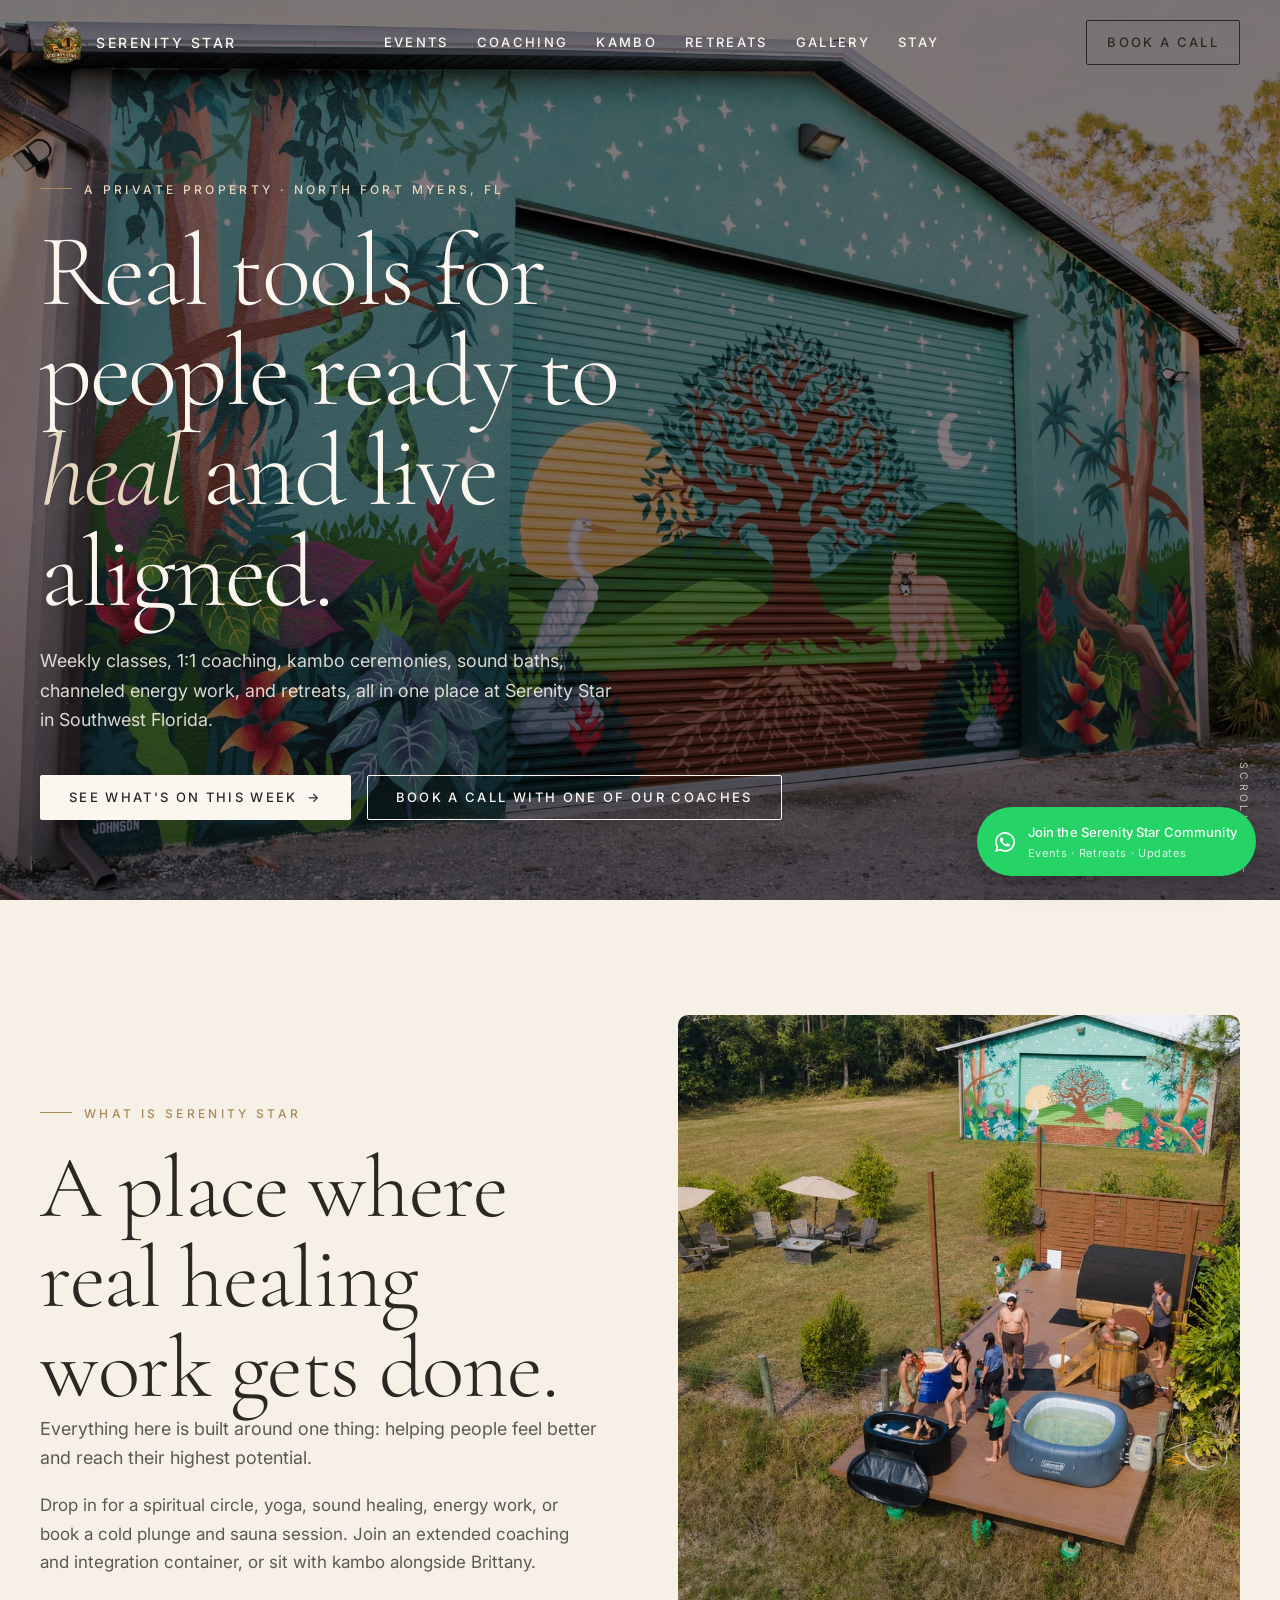
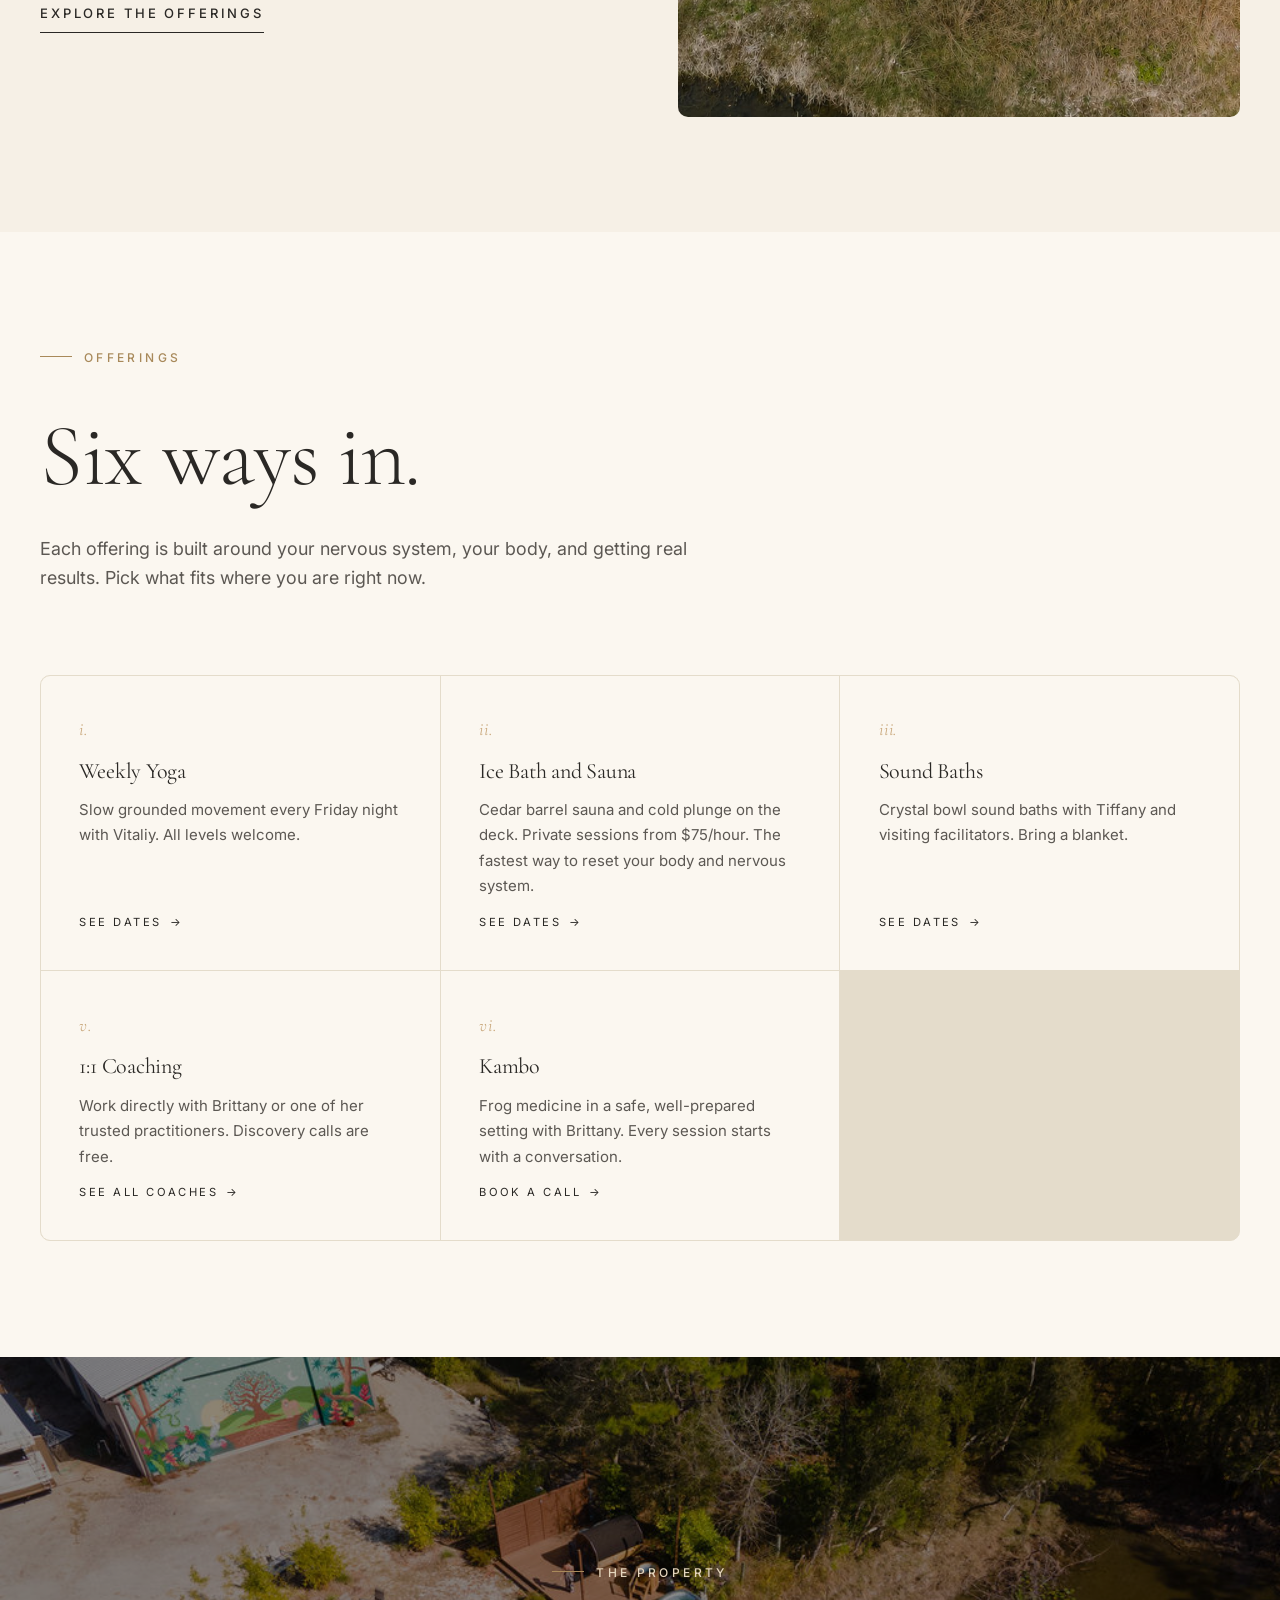
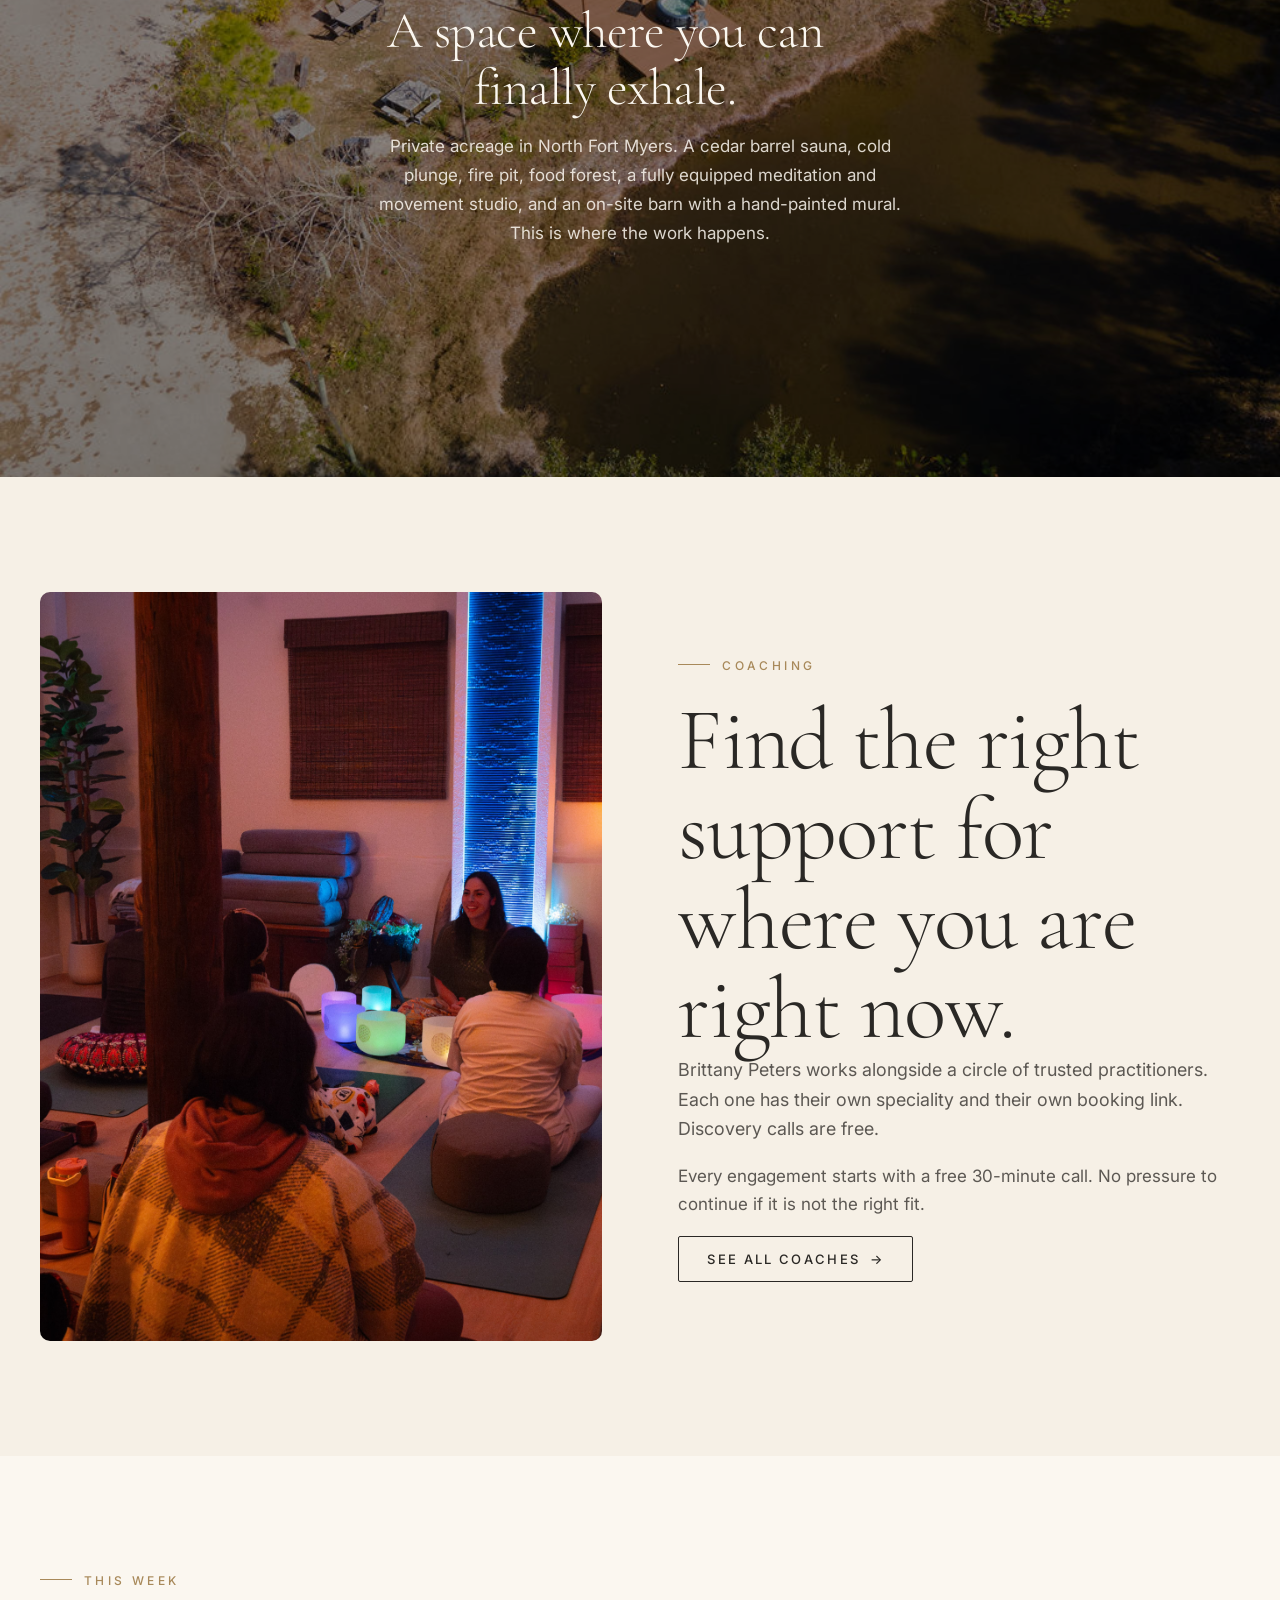
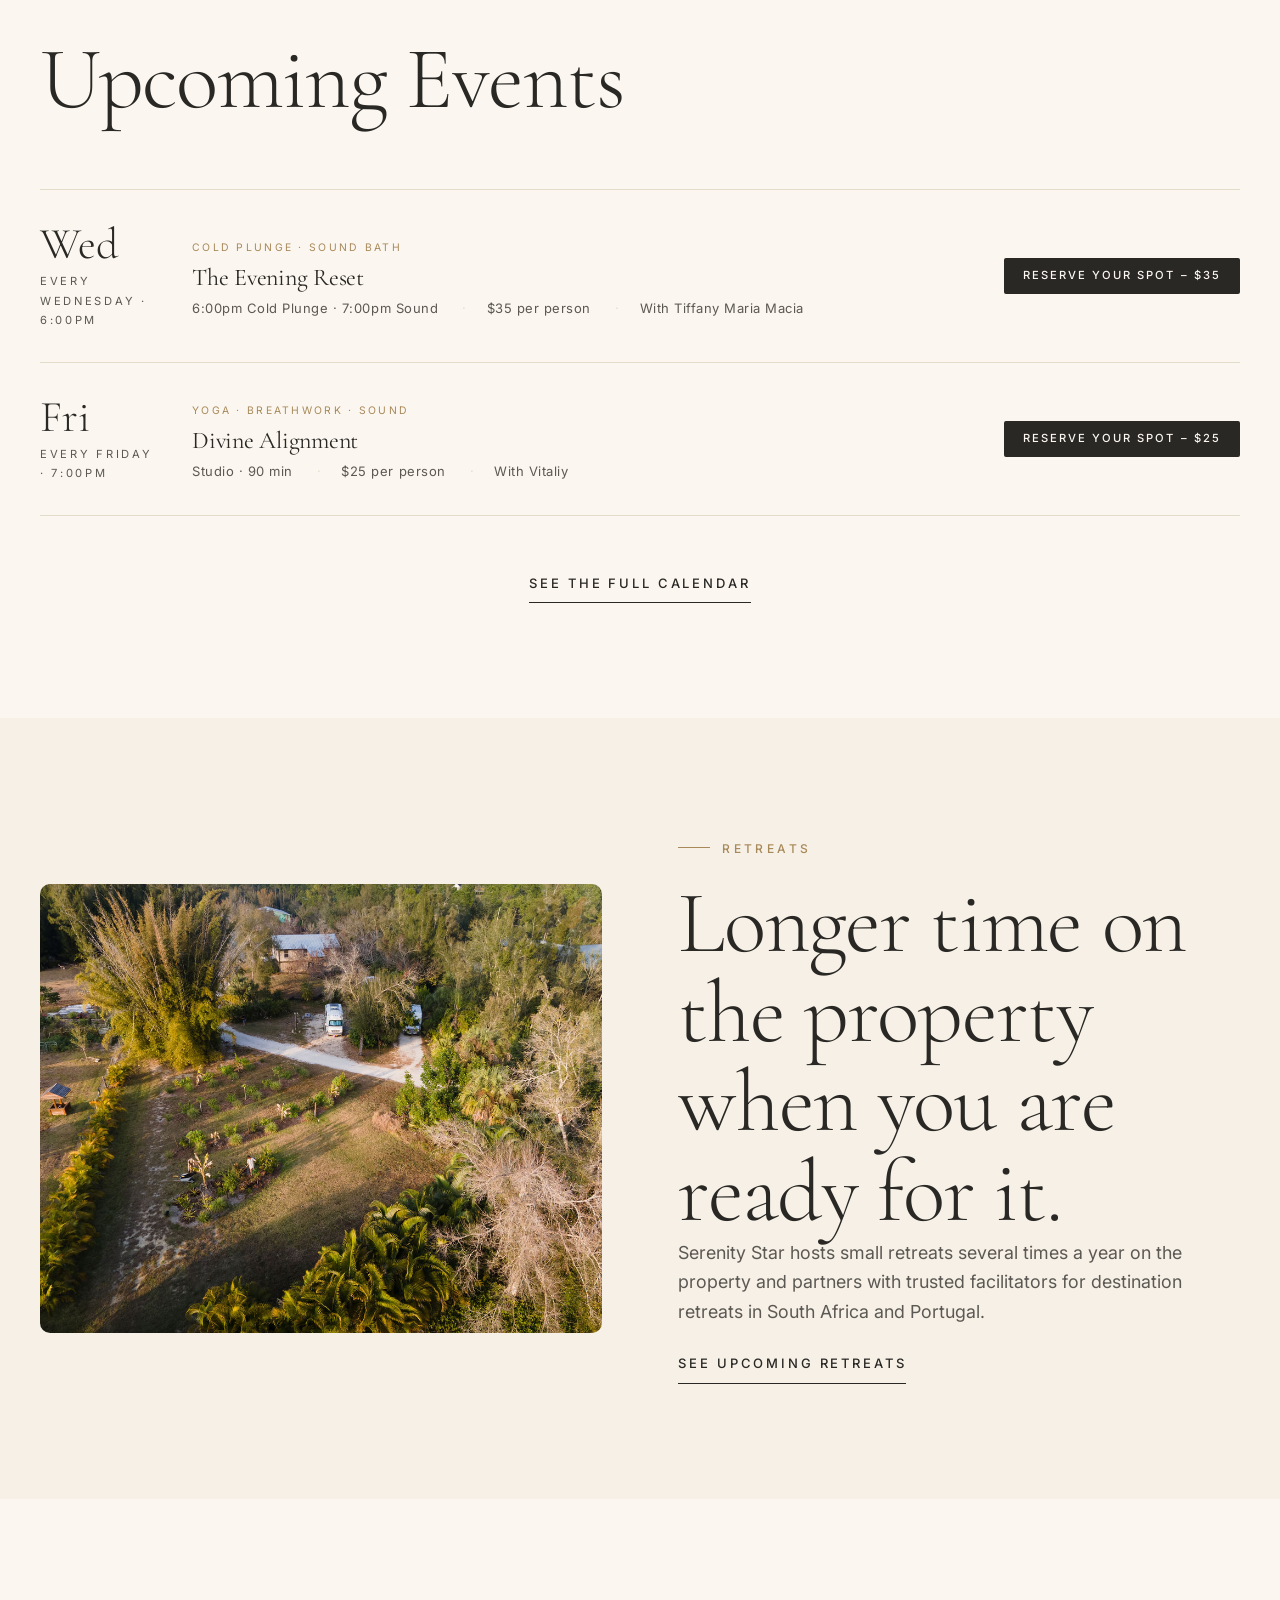
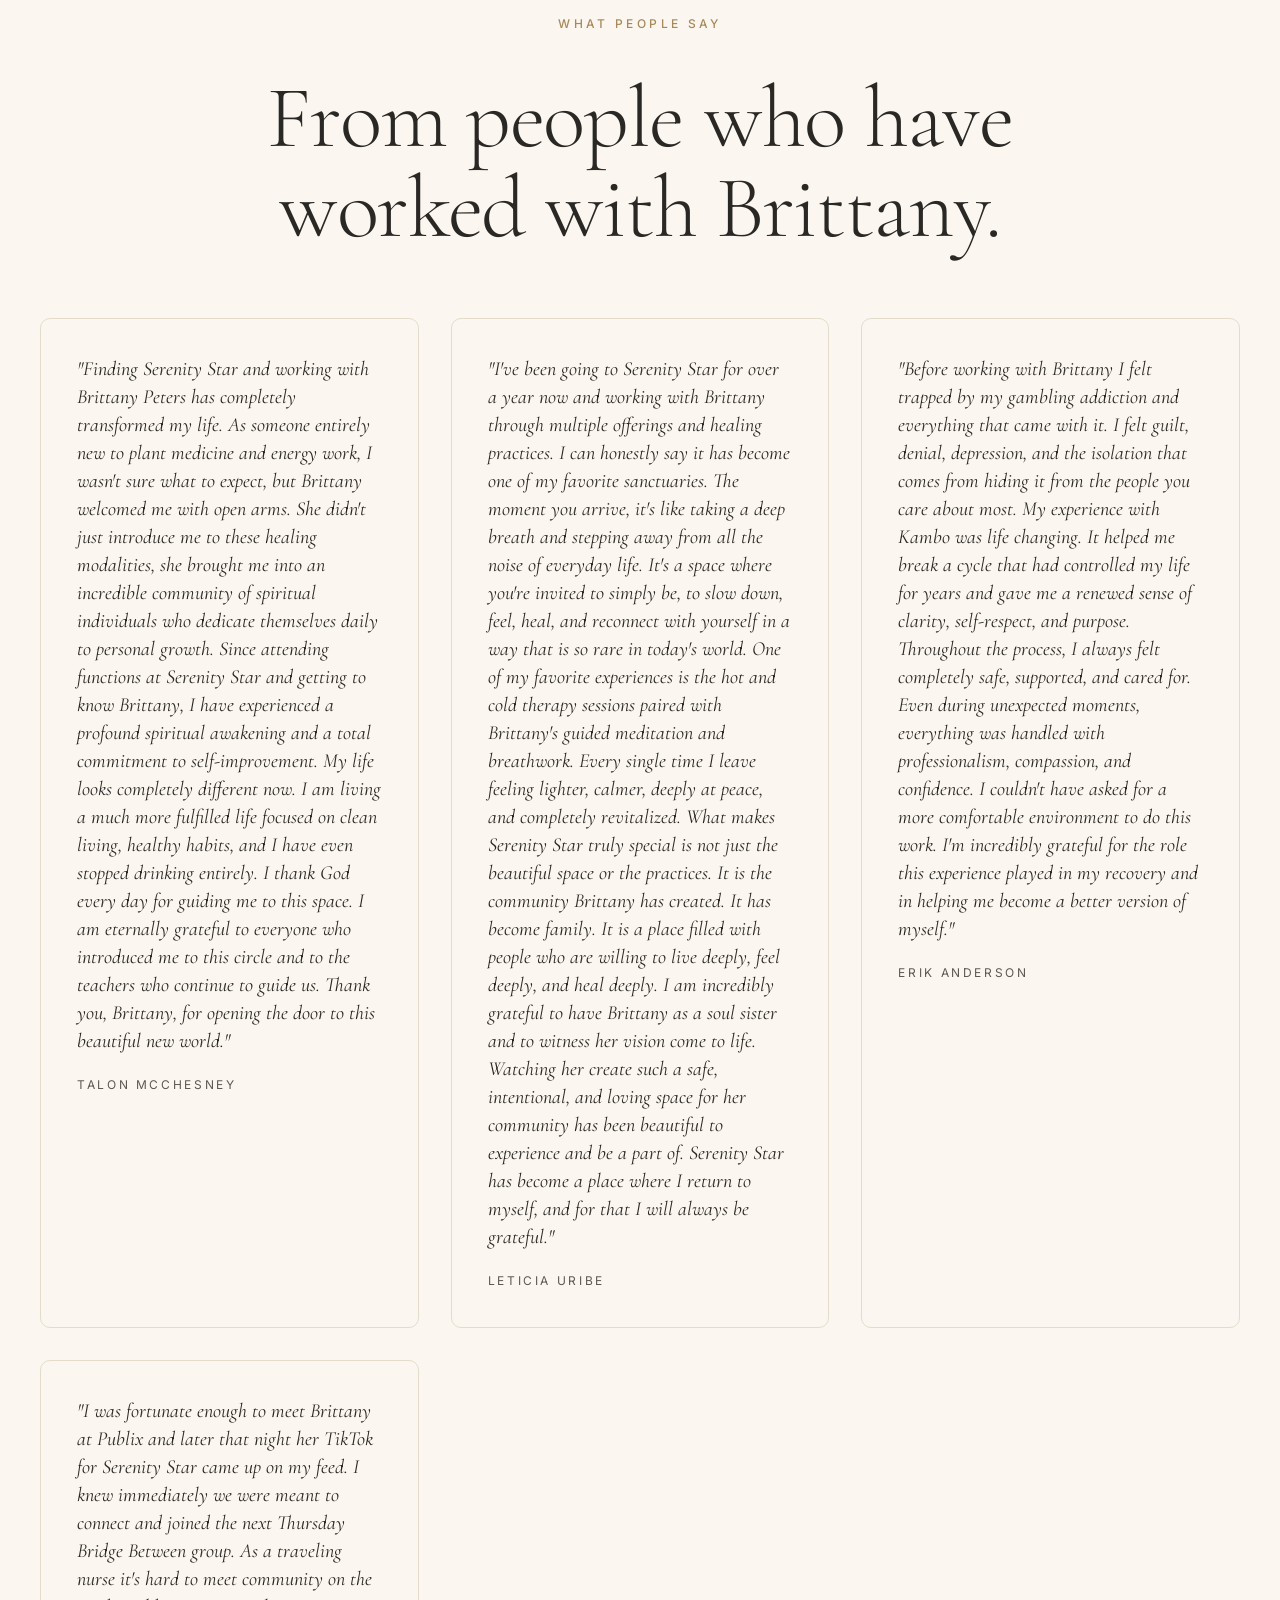
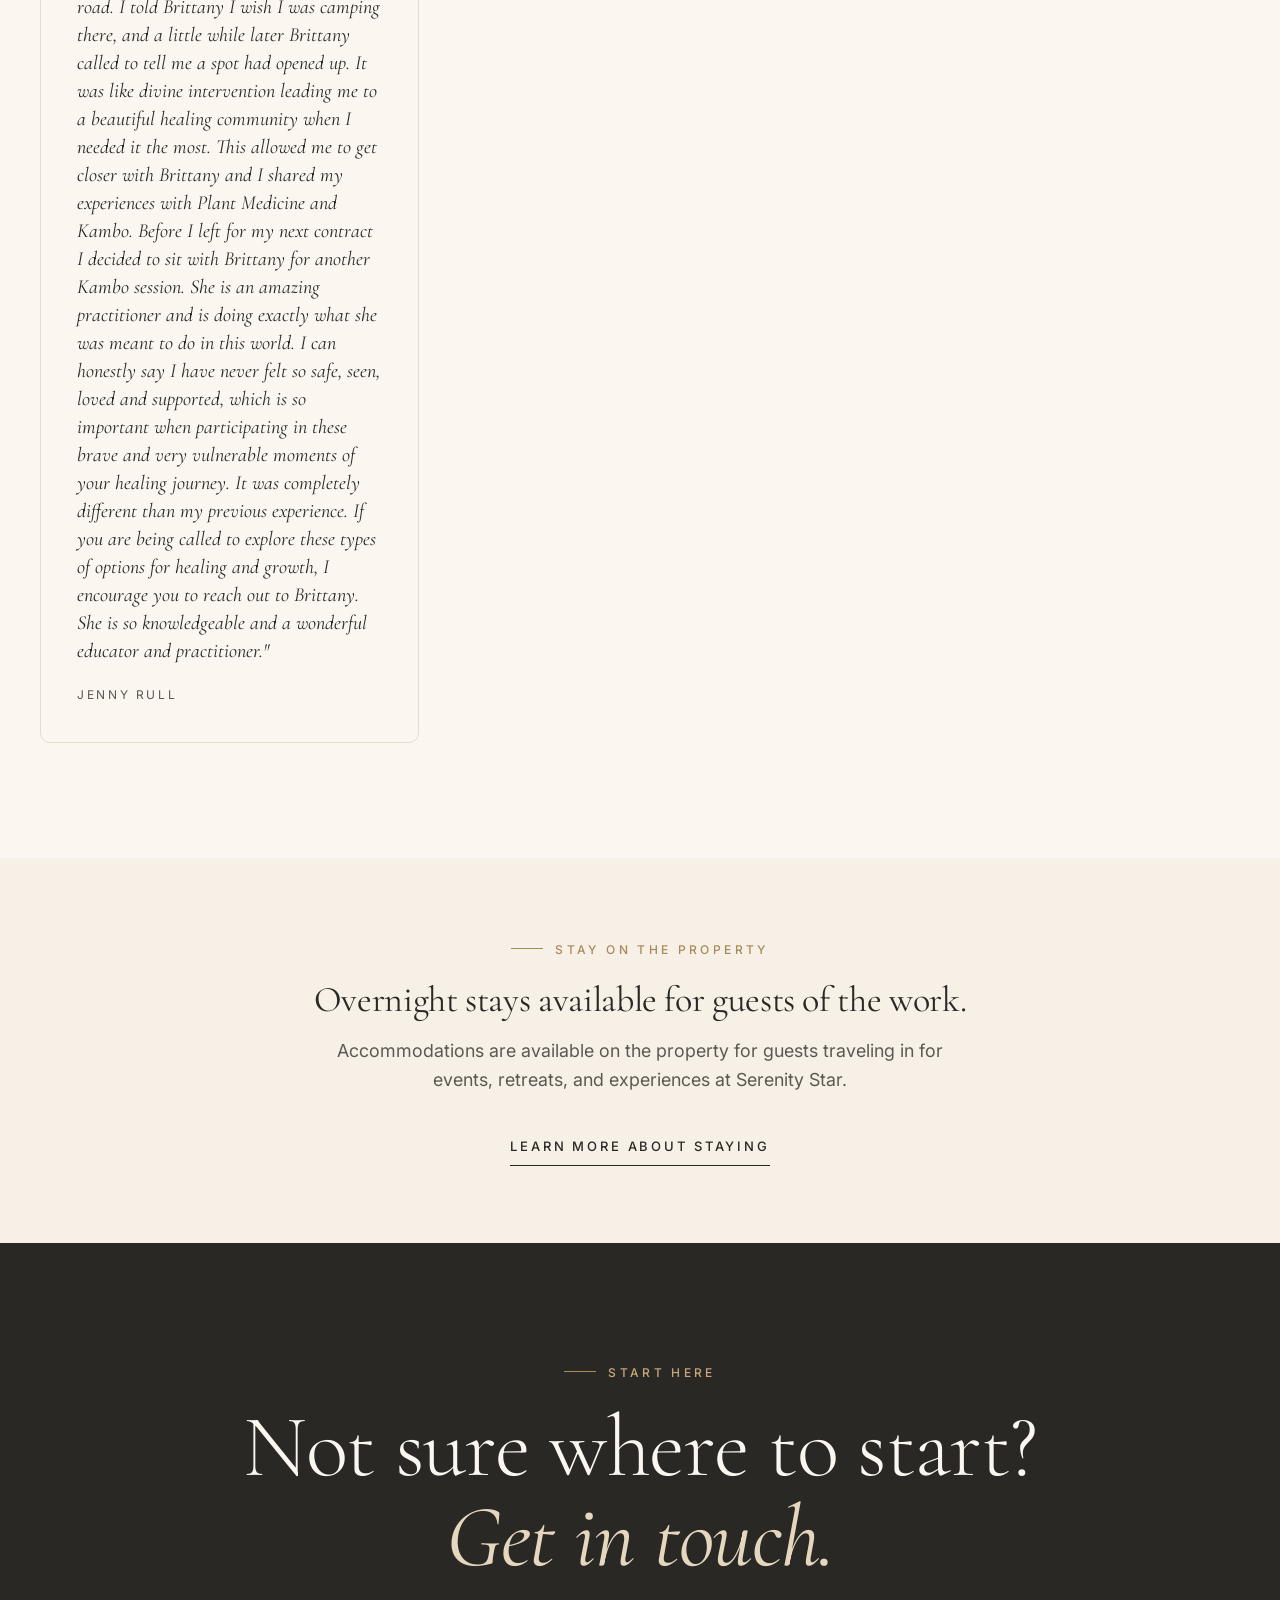
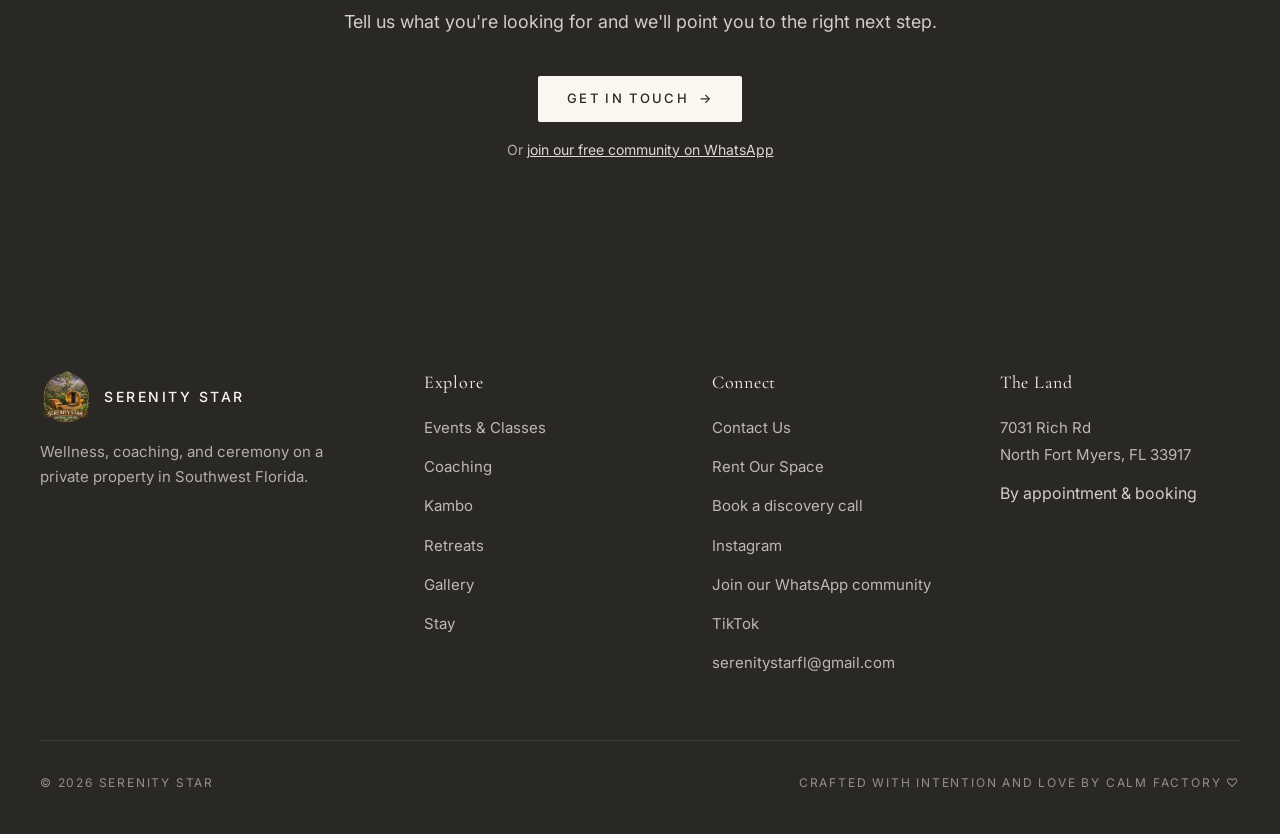
<file: docs/index.html>
<!DOCTYPE html>
<!-- =====================================================================
     HOME PAGE  (index.html)
     ----------------------------------------------------------------
     EDITING THIS PAGE:
     - Look for blocks marked 'EDIT:' below. Each one calls out the
       text, link, price, or image you can safely change.
     - Headlines live inside <h1>, <h2>, <h3> tags.
     - Body copy lives inside <p> tags.
     - Button text is the words between <a ...>...</a> tags.
     - Prices and dates are plain text inside the relevant card body.
     - To swap a photo, replace the src="assets/photos/<filename>.jpg".
     - Don't change indentation, the class="..." attributes, or the
       tag structure — those control how it looks.

     This page contains:
       - Hero (headline + intro + 2 buttons)
       - What is Serenity Star (intro split)
       - Six offerings grid (clickable cards)
       - Property image band
       - Coaching teaser
       - Upcoming Events (3 rows — easy to edit/add/remove)
       - Retreats teaser
       - Testimonials (placeholders, swap in real quotes)
       - Stay subtle section
       - Bottom CTA (Book a call)
       - Footer

     For the full guide, see CONTENT_GUIDE.md in the project root.
===================================================================== -->
<html lang="en">
<head>
  <meta charset="UTF-8" />
  <meta name="viewport" content="width=device-width, initial-scale=1.0" />
  <title>Serenity Star | Wellness, Coaching & Ceremony in North Fort Myers</title>
  <meta name="description" content="Yoga, ice baths, sauna, sound healing, breathwork, kambo, and one-on-one coaching on a private property in Southwest Florida. Founded by Brittany Peters." />
  <!-- Open Graph / social share -->
  <meta property="og:title" content="Serenity Star | Wellness, Coaching & Ceremony in North Fort Myers" />
  <meta property="og:description" content="Yoga, ice baths, sauna, sound healing, breathwork, kambo, and one-on-one coaching on a private property in Southwest Florida. Founded by Brittany Peters." />
  <meta property="og:type" content="website" />
  <meta property="og:image" content="assets/photos/mural-full.jpg" />
  <meta property="og:url" content="https://serenitystar.co/" />
  <meta name="twitter:card" content="summary_large_image" />
  <meta name="twitter:title" content="Serenity Star | Wellness, Coaching & Ceremony in North Fort Myers" />
  <meta name="twitter:description" content="Yoga, ice baths, sauna, sound healing, breathwork, kambo, and one-on-one coaching on a private property in Southwest Florida. Founded by Brittany Peters." />
  <meta name="twitter:image" content="assets/photos/mural-full.jpg" />
  <link rel="preconnect" href="https://fonts.googleapis.com" />
  <link rel="preconnect" href="https://fonts.gstatic.com" crossorigin />
  <link href="https://fonts.googleapis.com/css2?family=Cormorant+Garamond:ital,wght@0,300;0,400;0,500;1,300;1,400&family=Inter:wght@300;400;500;600&display=swap" rel="stylesheet" />
  <link rel="stylesheet" href="css/styles.css" />
  <link rel="icon" type="image/png" href="assets/logo/serenity-star-logo.png" />
</head>
<body>

  <!-- =================== HEADER =================== -->
  <header class="site-header is-light">
    <div class="container nav-row">
      <a href="index.html" class="brand" aria-label="Serenity Star home">
        <span class="brand-mark"><img src="assets/logo/serenity-star-logo.png" alt="Serenity Star" /></span>
        <span class="brand-name">Serenity Star</span>
      </a>

      <nav aria-label="Primary">
        <ul class="nav-list">
          <li><a href="events.html">Events</a></li>
          <li><a href="coaching.html">Coaching</a></li>
          <li><a href="kambo.html">Kambo</a></li>
          <li><a href="retreats.html">Retreats</a></li>
          <li><a href="gallery.html">Gallery</a></li>
          <li><a href="stay.html">Stay</a></li>
        </ul>
      </nav>

      <a href="coaching.html" class="nav-cta">Book a call</a>

      <button class="nav-toggle" aria-label="Open menu">
        <span></span><span></span><span></span>
      </button>
    </div>
  </header>

  <!-- =================== MOBILE NAV =================== -->
  <div class="mobile-nav" role="dialog" aria-label="Site menu">
    <button class="mobile-nav-close" aria-label="Close menu">×</button>
    <a href="index.html">Home</a>
    <a href="events.html">Events</a>
    <a href="coaching.html">Coaching</a>
    <a href="kambo.html">Kambo</a>
    <a href="retreats.html">Retreats</a>
    <a href="gallery.html">Gallery</a>
    <a href="stay.html">Stay</a>
    <a href="coaching.html" class="btn btn-primary">Book a call</a>
  </div>

  <!-- =================== HERO =================== -->
  <section class="hero">
    <div class="hero-media">
      <img src="assets/photos/mural-full.jpg" alt="The hand-painted mural on the barn at Serenity Star" />
    </div>
    <div class="container hero-inner">
      <span class="eyebrow" style="color: var(--sand);">A Private Property · North Fort Myers, FL</span>
      <!-- EDIT: page headline (change the text between <h1>...</h1>) -->
      <h1>Real tools for people ready to <em>heal</em> and live aligned.</h1>
      <!-- EDIT: hero intro paragraph -->
      <p class="lead">
        Weekly classes, 1:1 coaching, kambo ceremonies, sound baths, channeled
        energy work, and retreats, all in one place at Serenity Star in Southwest Florida.
      </p>
      <div class="hero-actions">
        <a href="events.html" class="btn btn-light btn-arrow">See what's on this week</a>
        <a href="coaching.html" class="btn btn-outline-light">Book a call with one of our coaches</a>
      </div>
    </div>
    <span class="hero-scroll-cue">Scroll</span>
  </section>

  <!-- =================== INTRO / WHAT IT IS =================== -->
  <section>
    <div class="container">
      <div class="split">
        <div class="split-text reveal">
          <span class="eyebrow">What is Serenity Star</span>
          <h2 class="display">A place where real healing work gets done.</h2>
          <p class="lead">
            Everything here is built around one thing: helping people feel better
            and reach their highest potential.
          </p>
          <p>
            Drop in for a spiritual circle, yoga, sound healing, energy work, or
            book a cold plunge and sauna session. Join an extended coaching and
            integration container, or sit with kambo alongside Brittany.
          </p>
          <a href="#offerings" class="btn-link">Explore the offerings</a>
        </div>
        <div class="split-media reveal">
          <img src="assets/photos/aerial-deck-people.jpg" alt="Aerial view of the sauna deck and barn mural" />
        </div>
      </div>
    </div>
  </section>

  <!-- =================== OFFERINGS =================== -->
  <section id="offerings" class="offerings">
    <div class="container">
      <div class="section-head reveal">
        <span class="eyebrow">Offerings</span>
        <h2 class="display">Six ways in.</h2>
        <p class="lead">
          Each offering is built around your nervous system, your body, and getting
          real results. Pick what fits where you are right now.
        </p>
      </div>

      <div class="offerings-grid reveal">
        <a href="events.html" class="offering offering-link">
          <span class="offering-num">i.</span>
          <h3>Weekly Yoga</h3>
          <p>Slow grounded movement every Friday night with Vitaliy. All levels welcome.</p>
          <span class="arrow">See dates</span>
        </a>
        <a href="events.html" class="offering offering-link">
          <span class="offering-num">ii.</span>
          <h3>Ice Bath and Sauna</h3>
          <p>Cedar barrel sauna and cold plunge on the deck. Private sessions from $75/hour. The fastest way to reset your body and nervous system.</p>
          <span class="arrow">See dates</span>
        </a>
        <a href="events.html" class="offering offering-link">
          <span class="offering-num">iii.</span>
          <h3>Sound Baths</h3>
          <p>Crystal bowl sound baths with Tiffany and visiting facilitators. Bring a blanket.</p>
          <span class="arrow">See dates</span>
        </a>
        <a href="coaching.html" class="offering offering-link">
          <span class="offering-num">v.</span>
          <h3>1:1 Coaching</h3>
          <p>Work directly with Brittany or one of her trusted practitioners. Discovery calls are free.</p>
          <span class="arrow">See all coaches</span>
        </a>
        <!-- Kambo is the only home-page offering that goes straight to Brittany's Calendly -->
        <a href="kambo.html" class="offering offering-link">
          <span class="offering-num">vi.</span>
          <h3>Kambo</h3>
          <p>Frog medicine in a safe, well-prepared setting with Brittany. Every session starts with a conversation.</p>
          <span class="arrow">Book a call</span>
        </a>
      </div>
    </div>
  </section>

  <!-- =================== FULL-WIDTH IMAGE BAND =================== -->
  <section class="image-band image-band-tall reveal" style="padding: 0;">
    <img src="assets/photos/aerial-lake-deck-barn.jpg" alt="Aerial of the lake, sauna deck, and barn at Serenity Star" />
    <div class="image-band-overlay">
      <div>
        <span class="eyebrow" style="color: var(--sand);">The Property</span>
        <h2>A space where you can finally exhale.</h2>
        <p>Private acreage in North Fort Myers. A cedar barrel sauna, cold plunge, fire pit, food forest, a fully equipped meditation and movement studio, and an on-site barn with a hand-painted mural. This is where the work happens.</p>
      </div>
    </div>
  </section>

  <!-- =================== COACHING TEASER =================== -->
  <section>
    <div class="container">
      <div class="split split-reverse">
        <div class="split-text reveal">
          <span class="eyebrow">Coaching</span>
          <h2 class="display">Find the right support for where you are right now.</h2>
          <p class="lead">
            Brittany Peters works alongside a circle of trusted practitioners.
            Each one has their own speciality and their own booking link.
            Discovery calls are free.
          </p>
          <p>
            Every engagement starts with a free 30-minute call. No pressure to
            continue if it is not the right fit.
          </p>
          <a href="coaching.html" class="btn btn-ghost btn-arrow">See all coaches</a>
        </div>
        <div class="split-media tall reveal">
          <img src="assets/photos/studio-session.jpg" alt="A coach leading a session in the meditation room" />
        </div>
      </div>
    </div>
  </section>

  <!-- =================== UPCOMING EVENTS =================== -->
  <section class="bg-cream-soft">
    <div class="container">
      <div class="section-head reveal">
        <span class="eyebrow">This Week</span>
        <h2 class="display">Upcoming Events</h2>
      </div>

      <!-- TO UPDATE EVENTS: Edit the title, date, tag, details, and button link in each event-row block below. Each event is one div.event-row -->
      <div class="reveal">
        <!-- Events ordered chronologically through the week: Wed → Thu → Fri -->
        <div class="event-row">
          <div class="event-date">
            <span class="day">Wed</span>
            <span class="wd">Every Wednesday · 6:00pm</span>
          </div>
          <div class="event-detail">
            <span class="event-type-tag">Cold Plunge · Sound Bath</span>
            <h3>The Evening Reset</h3>
            <div class="event-meta">
              <span>6:00pm Cold Plunge · 7:00pm Sound</span>
              <span>$35 per person</span>
              <span>With Tiffany Maria Macia</span>
            </div>
          </div>
          <div class="event-actions">
            <!-- Stripe checkout — direct payment for The Evening Reset -->
            <a href="https://buy.stripe.com/fZucMY5F40it7HpgaSf3a02" target="_blank" rel="noopener" class="btn btn-primary">Reserve Your Spot – $35</a>
          </div>
        </div>

        <div class="event-row">
          <div class="event-date">
            <span class="day">Fri</span>
            <span class="wd">Every Friday · 7:00pm</span>
          </div>
          <div class="event-detail">
            <span class="event-type-tag">Yoga · Breathwork · Sound</span>
            <h3>Divine Alignment</h3>
            <div class="event-meta">
              <span>Studio · 90 min</span>
              <span>$25 per person</span>
              <span>With Vitaliy</span>
            </div>
          </div>
          <div class="event-actions">
            <!-- Stripe checkout — direct payment for Divine Alignment -->
            <a href="https://buy.stripe.com/dRm9AMffE2qBgdVe2Kf3a01" target="_blank" rel="noopener" class="btn btn-primary">Reserve Your Spot – $25</a>
          </div>
        </div>
      </div>

      <div style="margin-top: 3rem; text-align: center;" class="reveal">
        <a href="events.html#full-calendar" class="btn-link">See the full calendar</a>
      </div>
    </div>
  </section>

  <!-- =================== RETREATS TEASER =================== -->
  <section>
    <div class="container">
      <div class="split">
        <div class="split-media landscape reveal">
          <img src="assets/photos/aerial-food-forest.jpg" alt="Aerial view of the food forest" />
        </div>
        <div class="split-text reveal">
          <span class="eyebrow">Retreats</span>
          <h2 class="display">Longer time on the property when you are ready for it.</h2>
          <p class="lead">
            Serenity Star hosts small retreats several times a year on the property
            and partners with trusted facilitators for destination retreats in
            South Africa and Portugal.
          </p>
          <a href="retreats.html" class="btn-link">See upcoming retreats</a>
        </div>
      </div>
    </div>
  </section>

  <!-- =================== TESTIMONIALS =================== -->
  <section class="bg-cream-soft">
    <div class="container">
      <div class="section-head section-head-center reveal">
        <span class="eyebrow">What People Say</span>
        <h2 class="display">From people who have worked with Brittany.</h2>
      </div>

      <div class="quote-grid reveal">
        <article class="quote-card">
          <p>"Finding Serenity Star and working with Brittany Peters has completely transformed my life. As someone entirely new to plant medicine and energy work, I wasn't sure what to expect, but Brittany welcomed me with open arms. She didn't just introduce me to these healing modalities, she brought me into an incredible community of spiritual individuals who dedicate themselves daily to personal growth. Since attending functions at Serenity Star and getting to know Brittany, I have experienced a profound spiritual awakening and a total commitment to self-improvement. My life looks completely different now. I am living a much more fulfilled life focused on clean living, healthy habits, and I have even stopped drinking entirely. I thank God every day for guiding me to this space. I am eternally grateful to everyone who introduced me to this circle and to the teachers who continue to guide us. Thank you, Brittany, for opening the door to this beautiful new world."</p>
          <span class="quote-author">Talon McChesney</span>
        </article>
        <article class="quote-card">
          <p>"I've been going to Serenity Star for over a year now and working with Brittany through multiple offerings and healing practices. I can honestly say it has become one of my favorite sanctuaries. The moment you arrive, it's like taking a deep breath and stepping away from all the noise of everyday life. It's a space where you're invited to simply be, to slow down, feel, heal, and reconnect with yourself in a way that is so rare in today's world. One of my favorite experiences is the hot and cold therapy sessions paired with Brittany's guided meditation and breathwork. Every single time I leave feeling lighter, calmer, deeply at peace, and completely revitalized. What makes Serenity Star truly special is not just the beautiful space or the practices. It is the community Brittany has created. It has become family. It is a place filled with people who are willing to live deeply, feel deeply, and heal deeply. I am incredibly grateful to have Brittany as a soul sister and to witness her vision come to life. Watching her create such a safe, intentional, and loving space for her community has been beautiful to experience and be a part of. Serenity Star has become a place where I return to myself, and for that I will always be grateful."</p>
          <span class="quote-author">Leticia Uribe</span>
        </article>
        <article class="quote-card">
          <p>"Before working with Brittany I felt trapped by my gambling addiction and everything that came with it. I felt guilt, denial, depression, and the isolation that comes from hiding it from the people you care about most. My experience with Kambo was life changing. It helped me break a cycle that had controlled my life for years and gave me a renewed sense of clarity, self-respect, and purpose. Throughout the process, I always felt completely safe, supported, and cared for. Even during unexpected moments, everything was handled with professionalism, compassion, and confidence. I couldn't have asked for a more comfortable environment to do this work. I'm incredibly grateful for the role this experience played in my recovery and in helping me become a better version of myself."</p>
          <span class="quote-author">Erik Anderson</span>
        </article>
        <article class="quote-card">
          <p>"I was fortunate enough to meet Brittany at Publix and later that night her TikTok for Serenity Star came up on my feed. I knew immediately we were meant to connect and joined the next Thursday Bridge Between group. As a traveling nurse it's hard to meet community on the road. I told Brittany I wish I was camping there, and a little while later Brittany called to tell me a spot had opened up. It was like divine intervention leading me to a beautiful healing community when I needed it the most. This allowed me to get closer with Brittany and I shared my experiences with Plant Medicine and Kambo. Before I left for my next contract I decided to sit with Brittany for another Kambo session. She is an amazing practitioner and is doing exactly what she was meant to do in this world. I can honestly say I have never felt so safe, seen, loved and supported, which is so important when participating in these brave and very vulnerable moments of your healing journey. It was completely different than my previous experience. If you are being called to explore these types of options for healing and growth, I encourage you to reach out to Brittany. She is so knowledgeable and a wonderful educator and practitioner."</p>
          <span class="quote-author">Jenny Rull</span>
        </article>
      </div>
    </div>
  </section>

  <!-- =================== STAY (subtle) =================== -->
  <section class="section-tight">
    <div class="container-narrow text-center reveal">
      <span class="eyebrow">Stay on the Property</span>
      <h2 style="font-size: clamp(1.5rem, 3vw, 2.25rem); margin-bottom: 1rem;">Overnight stays available for guests of the work.</h2>
      <p class="lead" style="margin: 0 auto 2rem;">
        Accommodations are available on the property for guests traveling in for
        events, retreats, and experiences at Serenity Star.
      </p>
      <a href="stay.html" class="btn-link">Learn more about staying</a>
    </div>
  </section>

  <!-- =================== CTA =================== -->
  <section class="bg-ink">
    <div class="container-narrow text-center reveal">
      <span class="eyebrow" style="color: var(--clay);">Start Here</span>
      <h2 class="display" style="color: var(--cream-soft);">
        Not sure where to start? <em style="color: var(--sand);">Get in touch.</em>
      </h2>
      <p class="lead" style="color: rgba(251,247,240,0.8); margin: 1.5rem auto 2.5rem;">
        Tell us what you're looking for and we'll point you to the right next step.
      </p>
      <a href="contact.html" class="btn btn-light btn-arrow">Get in touch</a>
      <p style="margin-top: 1rem; font-size: 0.875rem; color: rgba(251,247,240,0.65);">
        Or <a href="https://chat.whatsapp.com/LCV1WsL05Qp3bKisuwAA6p" target="_blank" rel="noopener" style="color: rgba(251,247,240,0.85); text-decoration: underline;">join our free community on WhatsApp</a>
      </p>
    </div>
  </section>

  <!-- =================== FOOTER =================== -->
  <!-- EDIT: footer (shared with every page) — update once and copy/paste to all 7 HTML files -->
  <footer class="site-footer">
    <div class="container">
      <div class="footer-grid">
        <div class="footer-brand">
          <div class="brand">
            <span class="brand-mark"><img src="assets/logo/serenity-star-logo.png" alt="Serenity Star" /></span>
            <span class="brand-name">Serenity Star</span>
          </div>
          <p>Wellness, coaching, and ceremony on a private property in Southwest Florida.</p>
        </div>
        <div>
          <h4>Explore</h4>
          <ul>
            <li><a href="events.html">Events &amp; Classes</a></li>
            <li><a href="coaching.html">Coaching</a></li>
            <li><a href="kambo.html">Kambo</a></li>
            <li><a href="retreats.html">Retreats</a></li>
            <li><a href="gallery.html">Gallery</a></li>
            <li><a href="stay.html">Stay</a></li>
          </ul>
        </div>
        <div>
          <h4>Connect</h4>
          <ul>
            <li><a href="contact.html">Contact Us</a></li>
            <li><a href="contact.html">Rent Our Space</a></li>
            <li><a href="coaching.html">Book a discovery call</a></li>
            <!-- Replace with Brittany's Instagram handle -->
            <li><a href="https://instagram.com/SerenityStarFL" target="_blank" rel="noopener">Instagram</a></li>
            <li><a href="https://chat.whatsapp.com/LCV1WsL05Qp3bKisuwAA6p" target="_blank" rel="noopener">Join our WhatsApp community</a></li>
            <li><a href="https://www.tiktok.com/@serenitystarfl" target="_blank" rel="noopener">TikTok</a></li>
            <li><a href="mailto:serenitystarfl@gmail.com">serenitystarfl@gmail.com</a></li>
          </ul>
        </div>
        <div>
          <h4>The Land</h4>
          <ul>
            <li><a href="https://maps.google.com/?q=7031+Rich+Rd+North+Fort+Myers+FL+33917" target="_blank" rel="noopener">7031 Rich Rd<br/>North Fort Myers, FL 33917</a></li>
            <li>By appointment &amp; booking</li>
          </ul>
        </div>
      </div>
      <div class="footer-meta">
        <span>© 2026 Serenity Star</span>
        <span>Crafted with intention and love by Calm Factory ♡</span>
      </div>
    </div>
  </footer>

  <script src="js/main.js"></script>
</body>
</html>
</file>
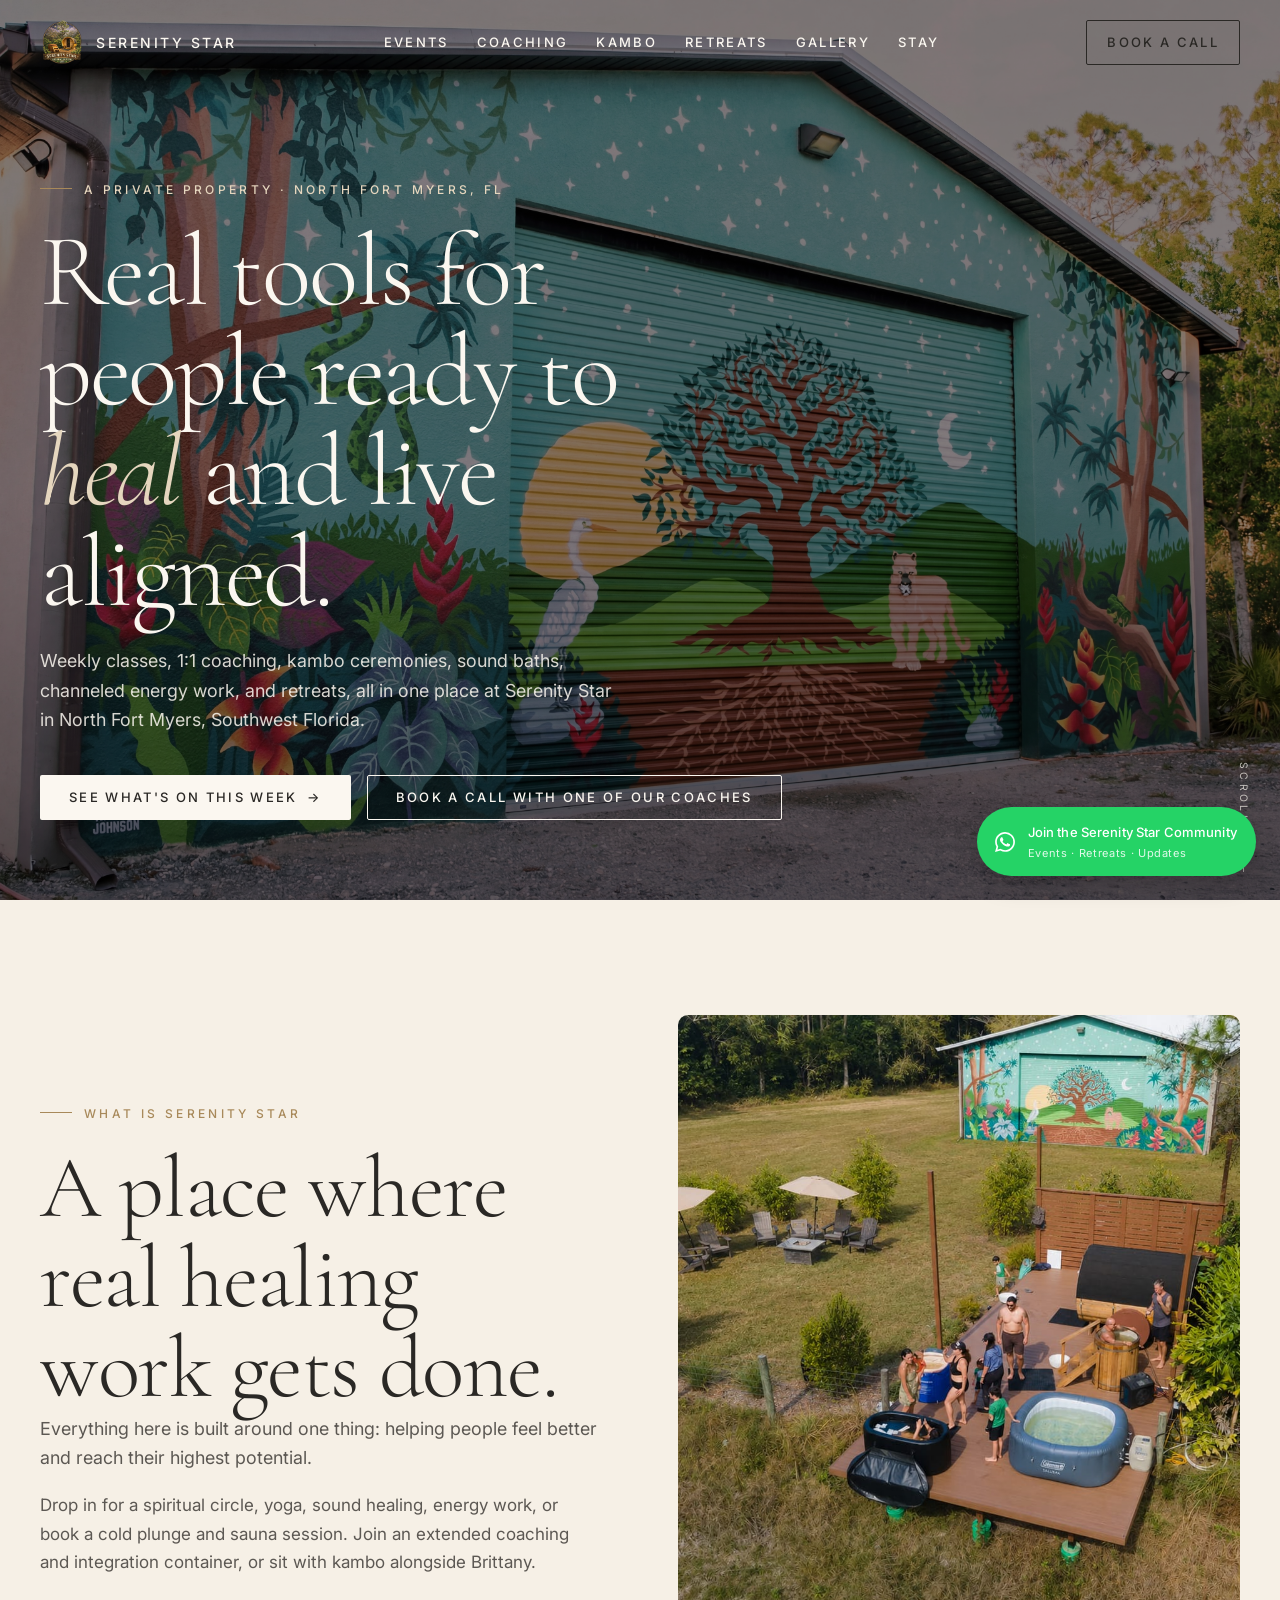
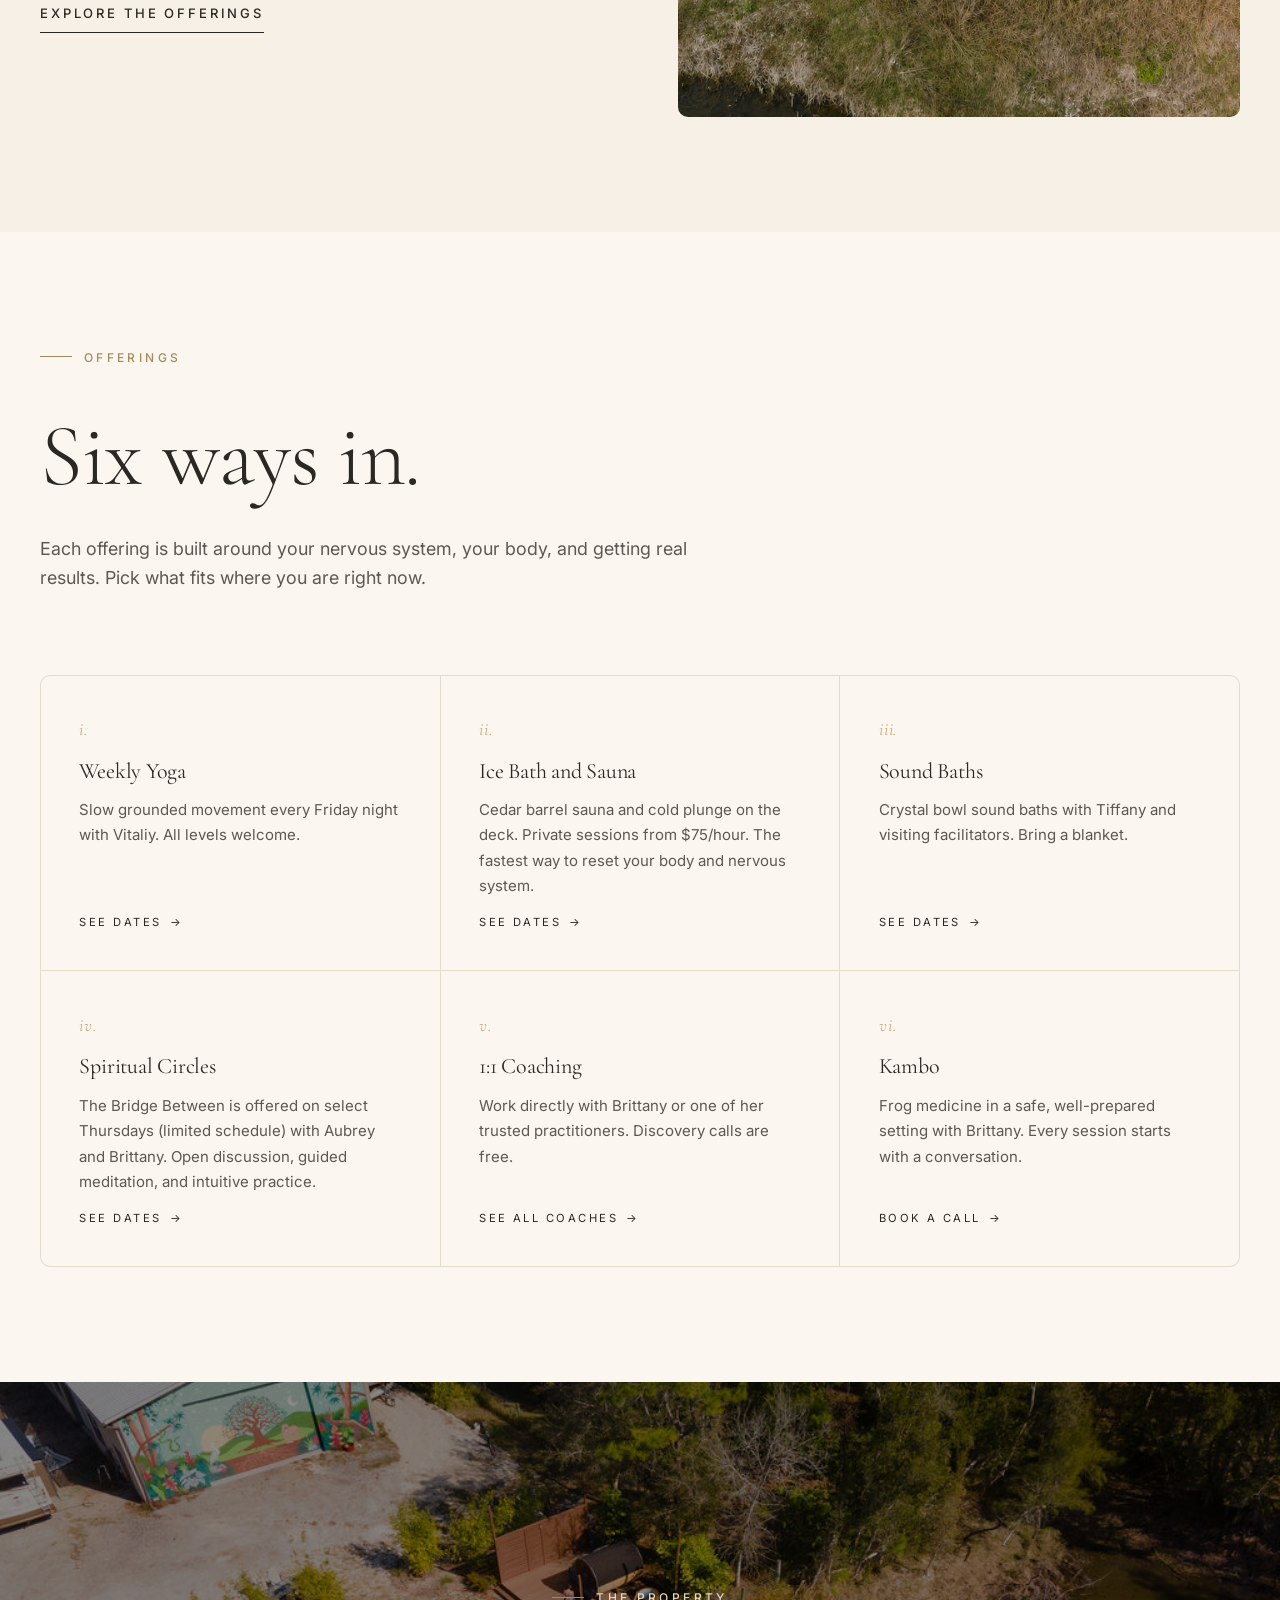
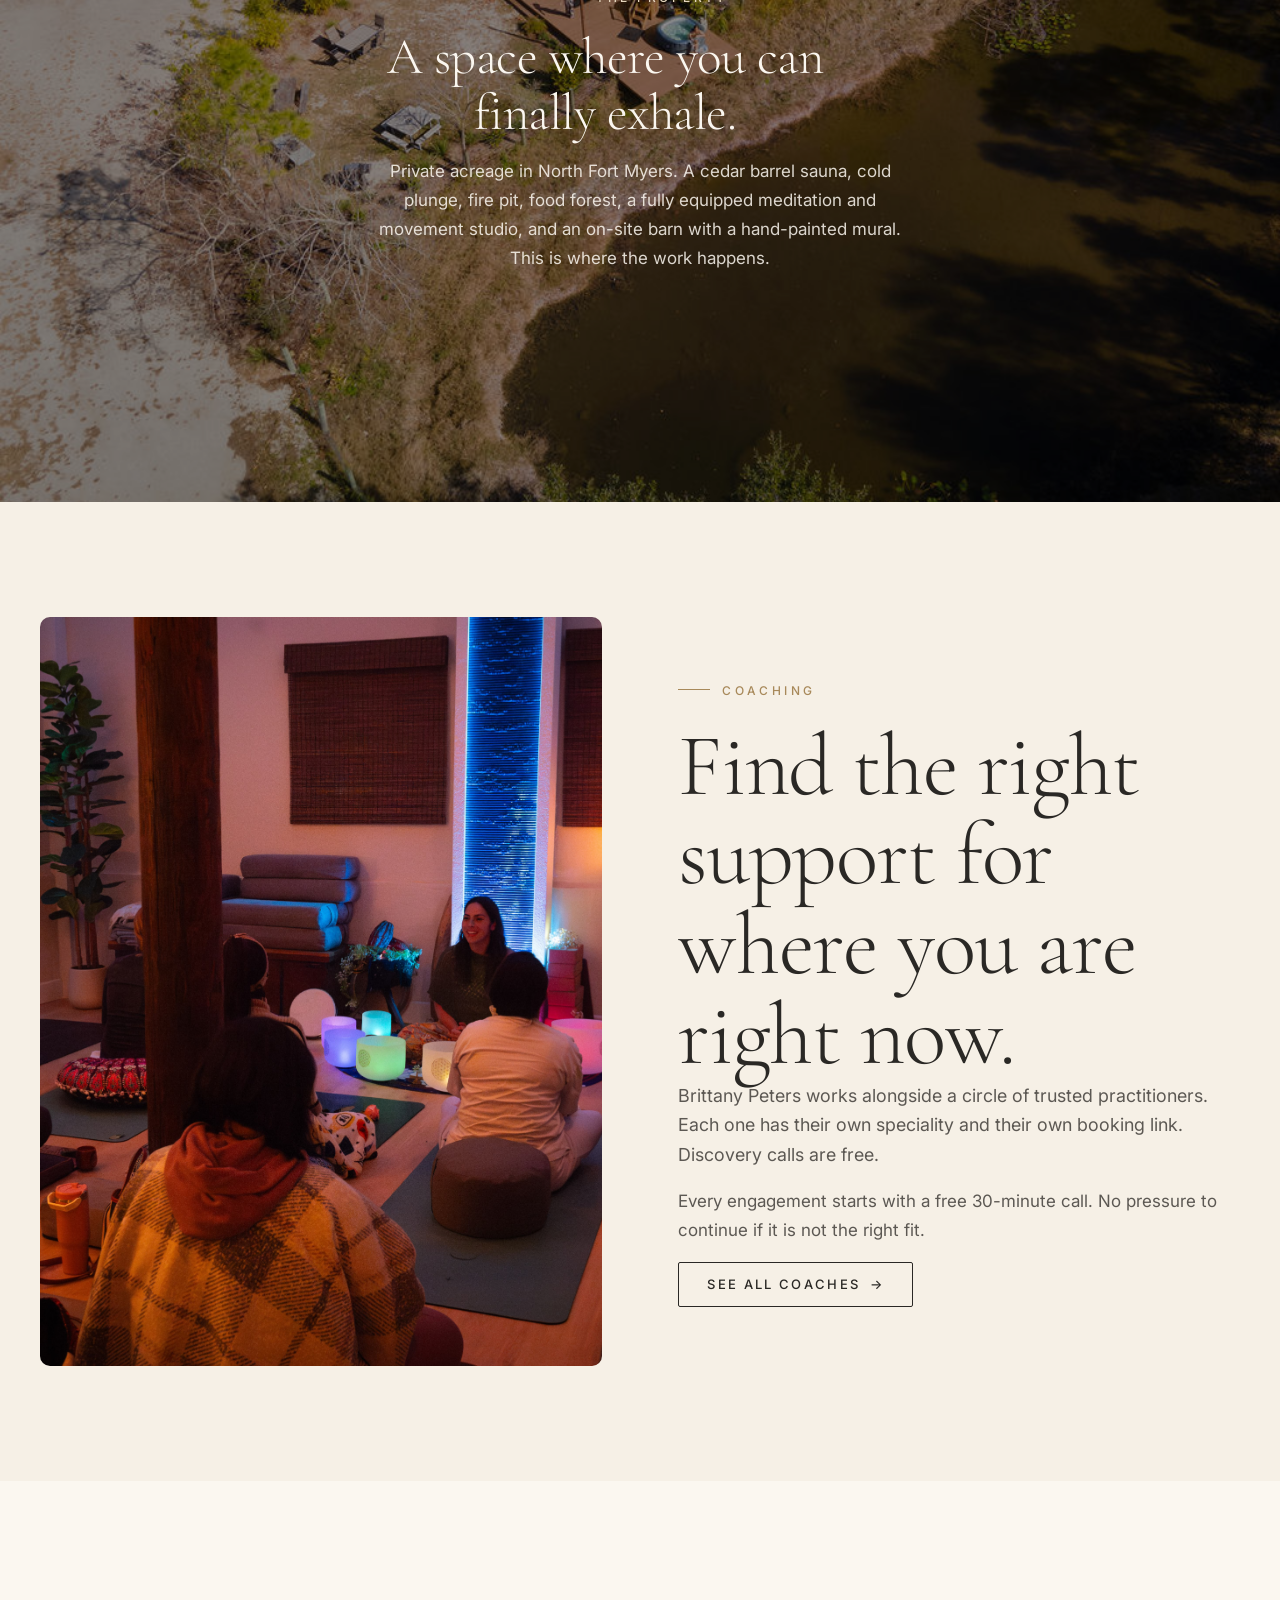
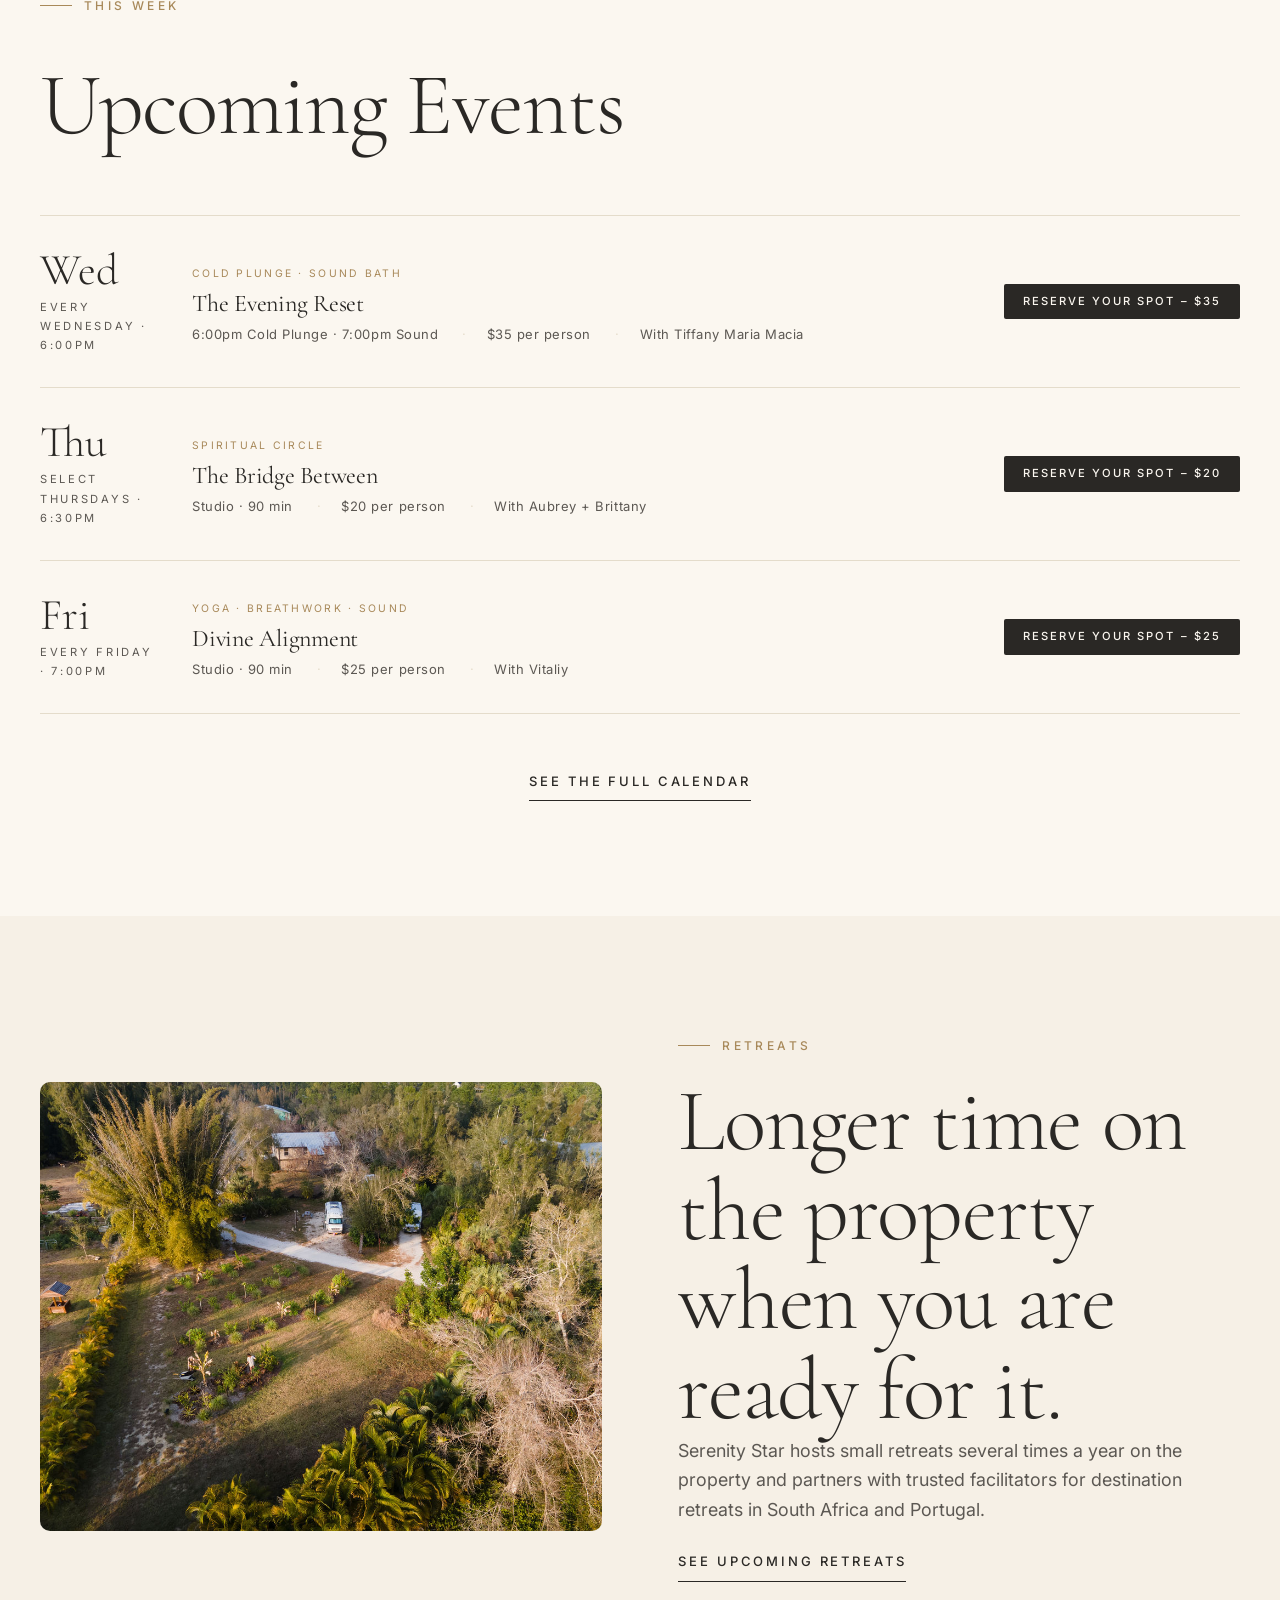
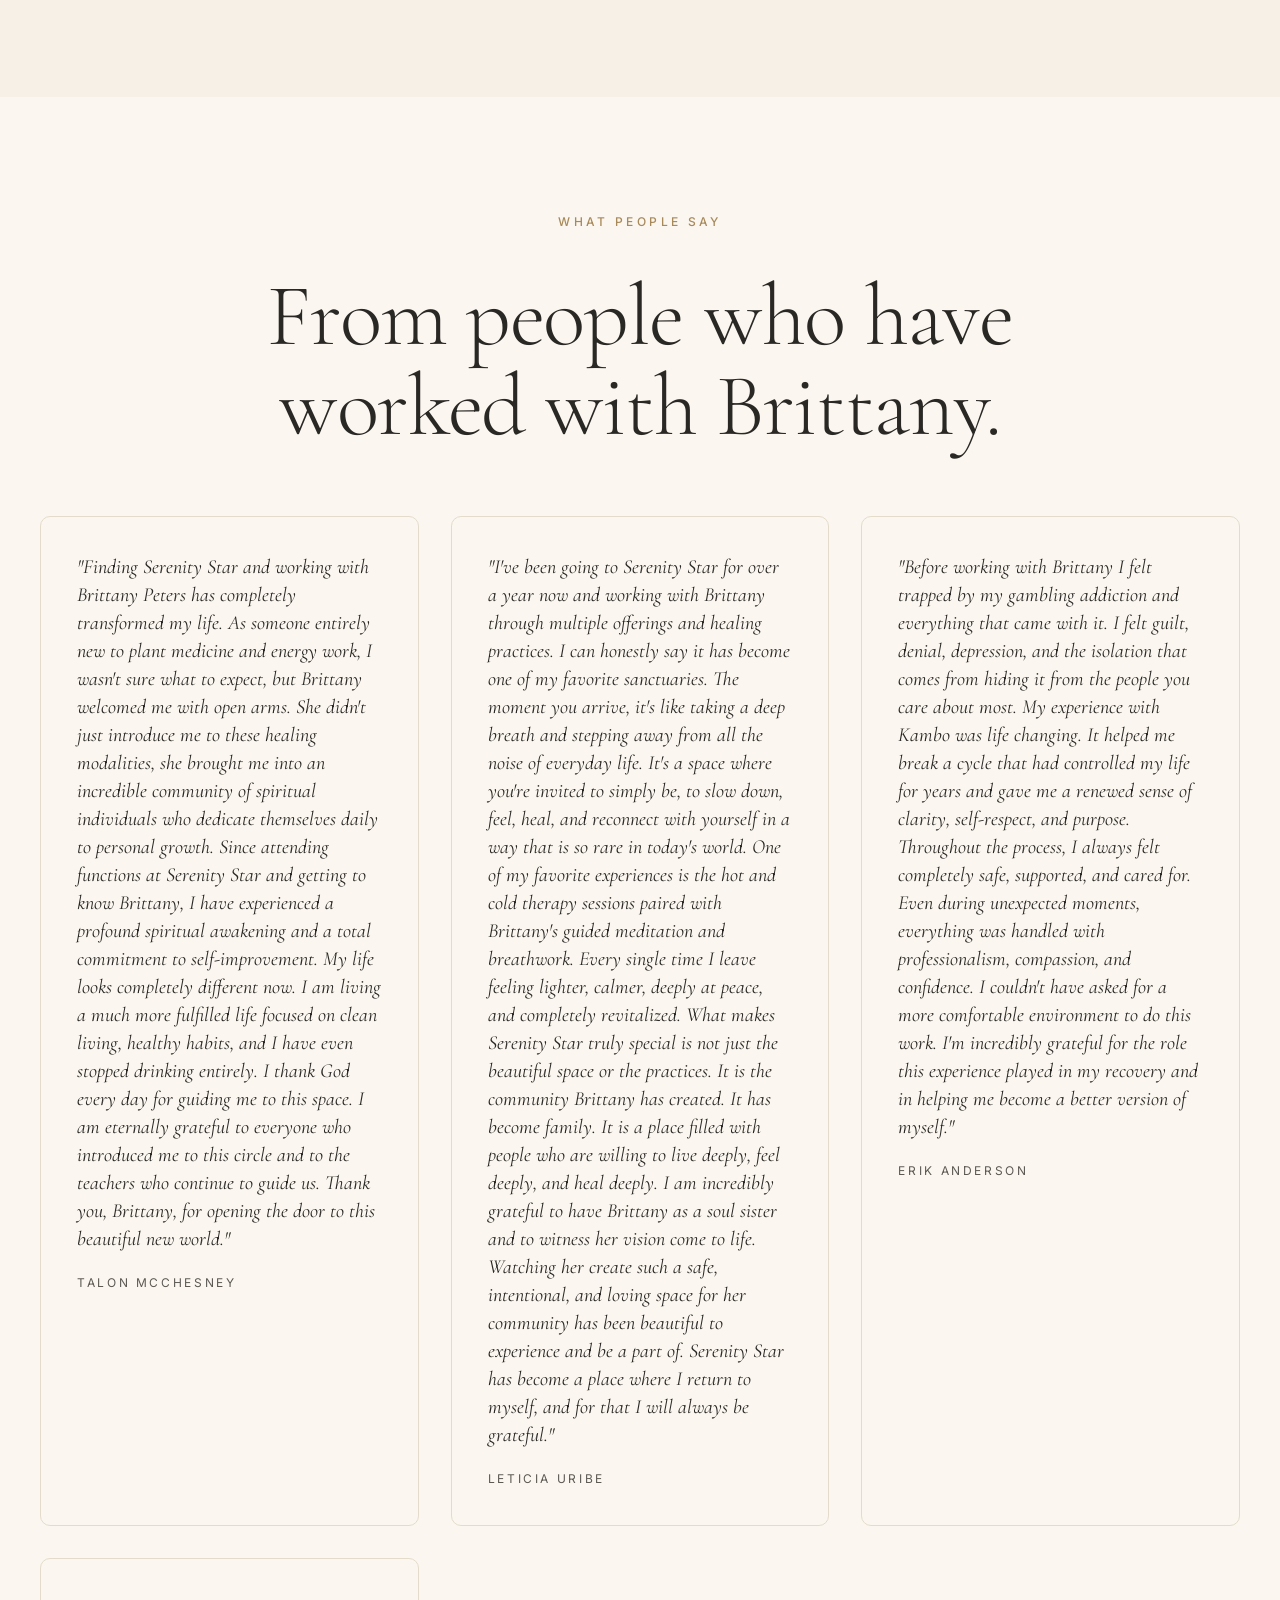
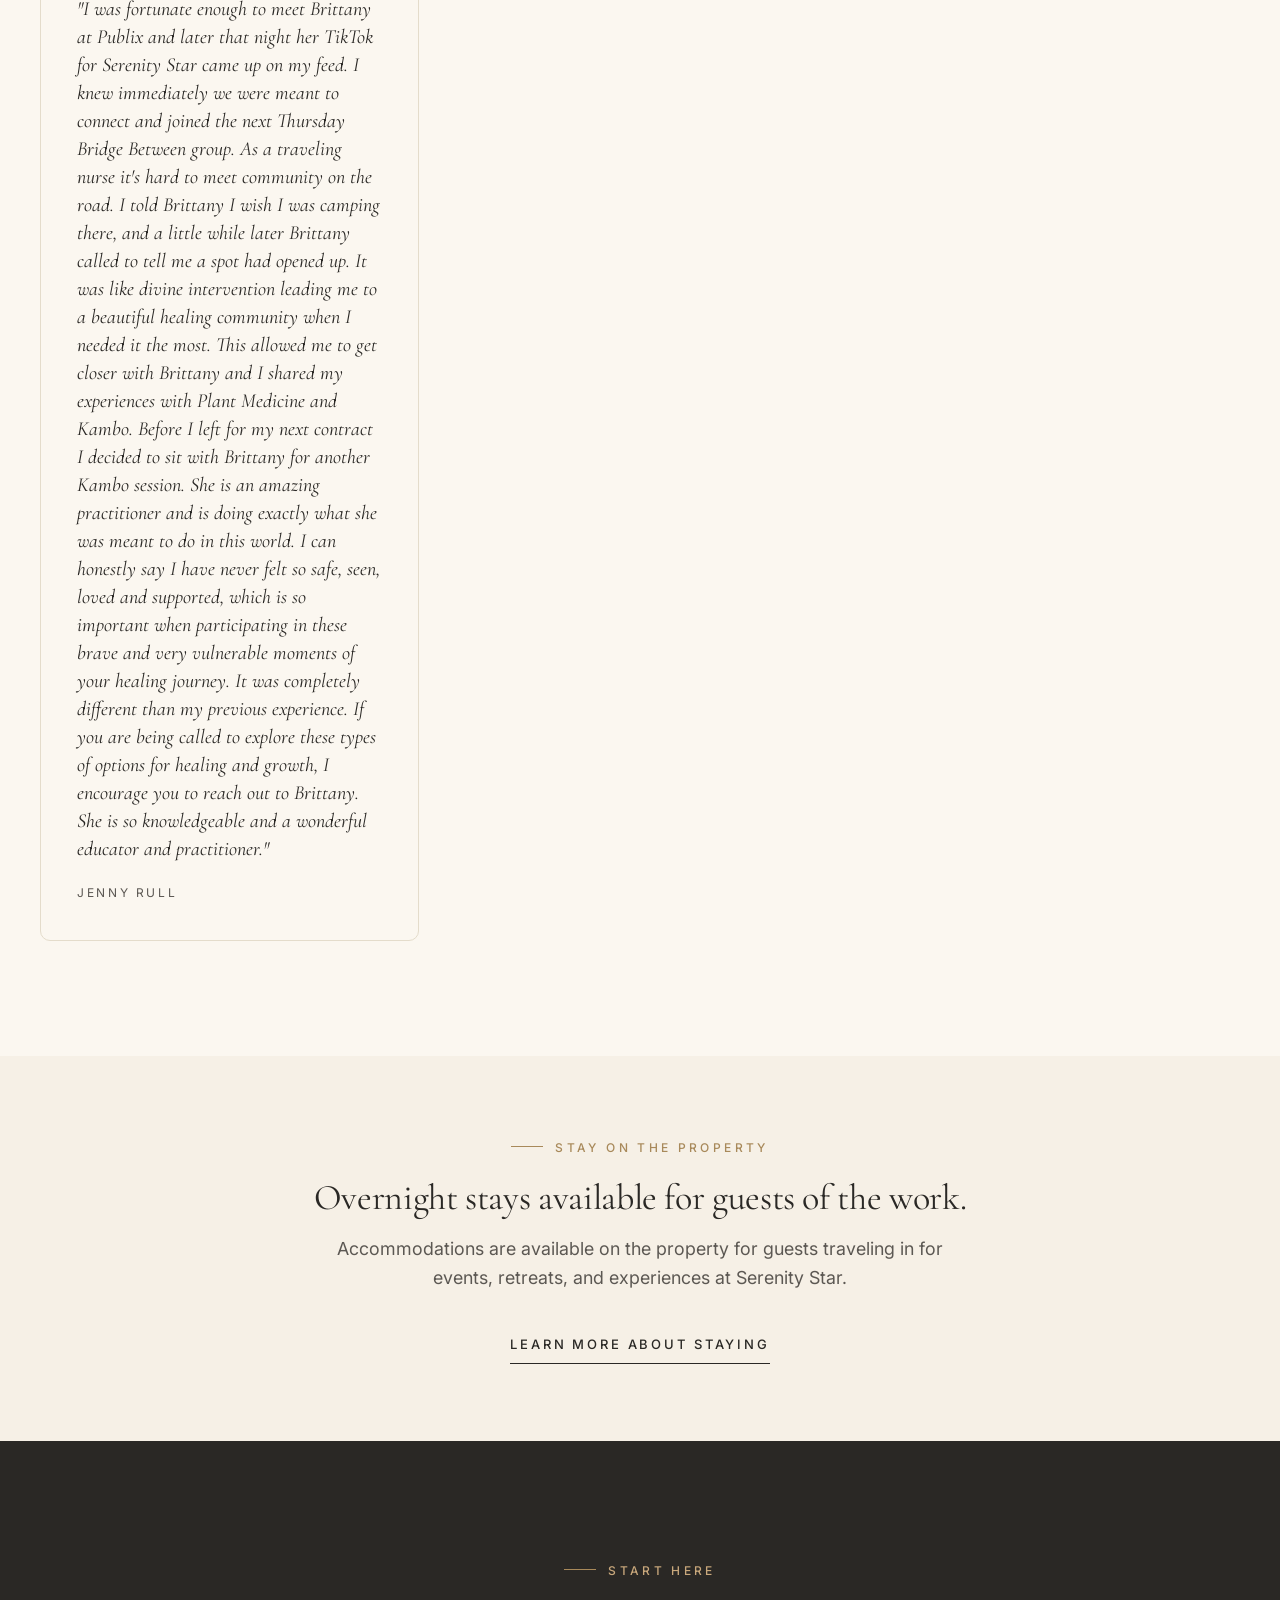
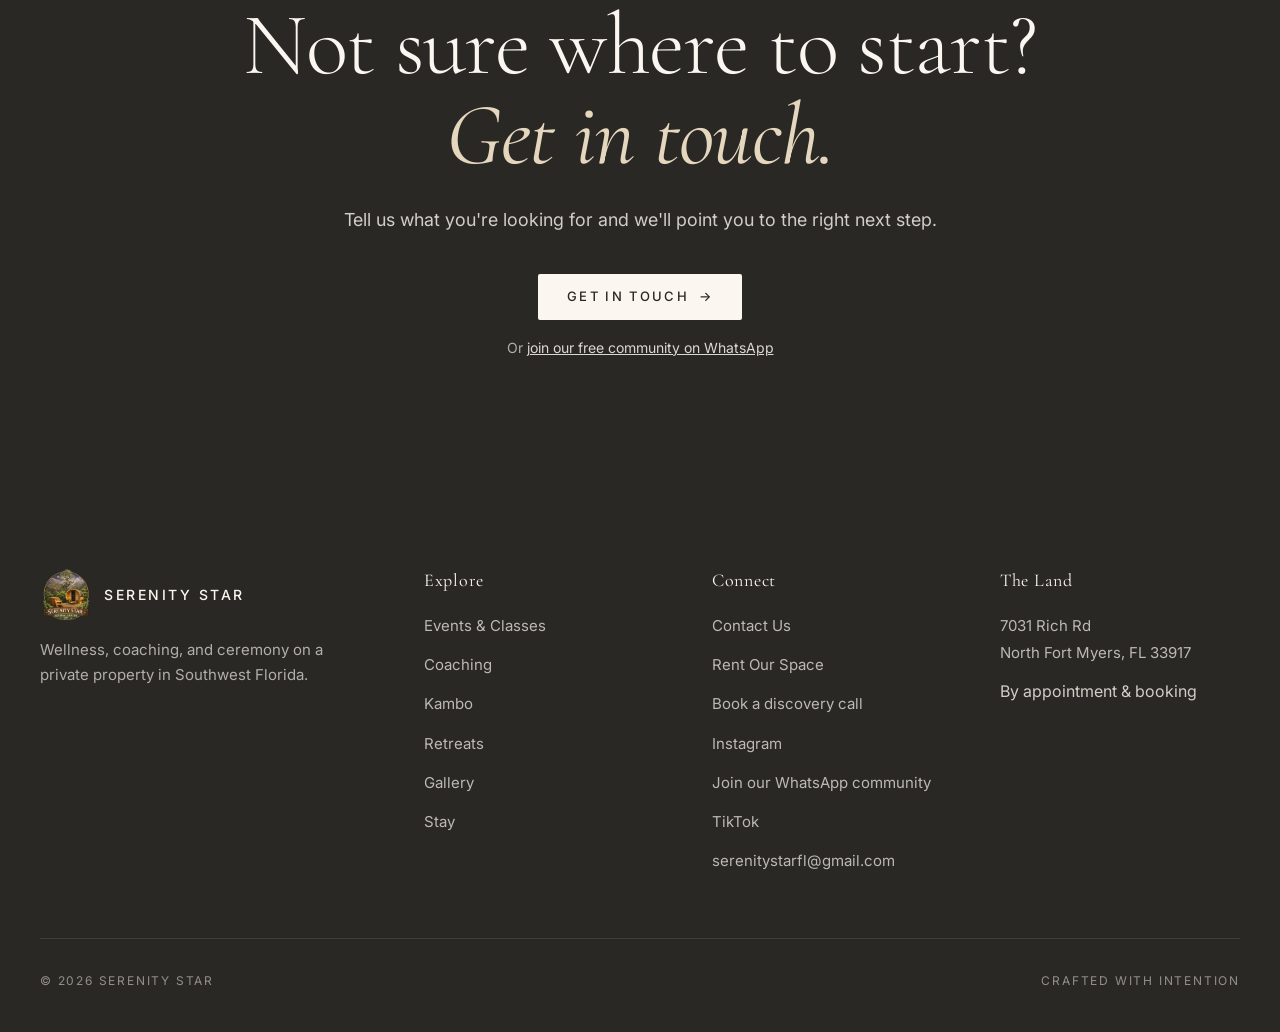
<file: serenity-star-site-v6/index.html>
<!DOCTYPE html>
<!-- =====================================================================
     HOME PAGE  (index.html)
     ----------------------------------------------------------------
     EDITING THIS PAGE:
     - Look for blocks marked 'EDIT:' below. Each one calls out the
       text, link, price, or image you can safely change.
     - Headlines live inside <h1>, <h2>, <h3> tags.
     - Body copy lives inside <p> tags.
     - Button text is the words between <a ...>...</a> tags.
     - Prices and dates are plain text inside the relevant card body.
     - To swap a photo, replace the src="assets/photos/<filename>.jpg".
     - Don't change indentation, the class="..." attributes, or the
       tag structure — those control how it looks.

     This page contains:
       - Hero (headline + intro + 2 buttons)
       - What is Serenity Star (intro split)
       - Six offerings grid (clickable cards)
       - Property image band
       - Coaching teaser
       - Upcoming Events (3 rows — easy to edit/add/remove)
       - Retreats teaser
       - Testimonials (placeholders, swap in real quotes)
       - Stay subtle section
       - Bottom CTA (Book a call)
       - Footer

     For the full guide, see CONTENT_GUIDE.md in the project root.
===================================================================== -->
<html lang="en">
<head>
  <meta charset="UTF-8" />
  <meta name="viewport" content="width=device-width, initial-scale=1.0" />
  <title>Serenity Star | Wellness, Coaching & Ceremony in North Fort Myers</title>
  <meta name="description" content="Yoga, ice baths, sauna, sound healing, breathwork, kambo, and one-on-one coaching on a private property in Southwest Florida. Founded by Brittany Peters." />
  <!-- Open Graph / social share -->
  <meta property="og:title" content="Serenity Star | Wellness, Coaching & Ceremony in North Fort Myers" />
  <meta property="og:description" content="Yoga, ice baths, sauna, sound healing, breathwork, kambo, and one-on-one coaching on a private property in Southwest Florida. Founded by Brittany Peters." />
  <meta property="og:type" content="website" />
  <meta property="og:image" content="assets/photos/mural-full.jpg" />
  <meta property="og:url" content="https://serenitystar.co/" />
  <meta name="twitter:card" content="summary_large_image" />
  <meta name="twitter:title" content="Serenity Star | Wellness, Coaching & Ceremony in North Fort Myers" />
  <meta name="twitter:description" content="Yoga, ice baths, sauna, sound healing, breathwork, kambo, and one-on-one coaching on a private property in Southwest Florida. Founded by Brittany Peters." />
  <meta name="twitter:image" content="assets/photos/mural-full.jpg" />
  <link rel="preconnect" href="https://fonts.googleapis.com" />
  <link rel="preconnect" href="https://fonts.gstatic.com" crossorigin />
  <link href="https://fonts.googleapis.com/css2?family=Cormorant+Garamond:ital,wght@0,300;0,400;0,500;1,300;1,400&family=Inter:wght@300;400;500;600&display=swap" rel="stylesheet" />
  <link rel="stylesheet" href="css/styles.css" />
  <link rel="icon" type="image/png" href="assets/logo/serenity-star-logo.png" />
</head>
<body>

  <!-- =================== HEADER =================== -->
  <header class="site-header is-light">
    <div class="container nav-row">
      <a href="index.html" class="brand" aria-label="Serenity Star home">
        <span class="brand-mark"><img src="assets/logo/serenity-star-logo.png" alt="Serenity Star" /></span>
        <span class="brand-name">Serenity Star</span>
      </a>

      <nav aria-label="Primary">
        <ul class="nav-list">
          <li><a href="events.html">Events</a></li>
          <li><a href="coaching.html">Coaching</a></li>
          <li><a href="kambo.html">Kambo</a></li>
          <li><a href="retreats.html">Retreats</a></li>
          <li><a href="gallery.html">Gallery</a></li>
          <li><a href="stay.html">Stay</a></li>
        </ul>
      </nav>

      <a href="coaching.html" class="nav-cta">Book a call</a>

      <button class="nav-toggle" aria-label="Open menu">
        <span></span><span></span><span></span>
      </button>
    </div>
  </header>

  <!-- =================== MOBILE NAV =================== -->
  <div class="mobile-nav" role="dialog" aria-label="Site menu">
    <button class="mobile-nav-close" aria-label="Close menu">×</button>
    <a href="index.html">Home</a>
    <a href="events.html">Events</a>
    <a href="coaching.html">Coaching</a>
    <a href="kambo.html">Kambo</a>
    <a href="retreats.html">Retreats</a>
    <a href="gallery.html">Gallery</a>
    <a href="stay.html">Stay</a>
    <a href="coaching.html" class="btn btn-primary">Book a call</a>
  </div>

  <!-- =================== HERO =================== -->
  <section class="hero">
    <div class="hero-media">
      <img src="assets/photos/mural-full.jpg" alt="The hand-painted mural on the barn at Serenity Star" />
    </div>
    <div class="container hero-inner">
      <span class="eyebrow" style="color: var(--sand);">A Private Property · North Fort Myers, FL</span>
      <!-- EDIT: page headline (change the text between <h1>...</h1>) -->
      <h1>Real tools for people ready to <em>heal</em> and live aligned.</h1>
      <!-- EDIT: hero intro paragraph -->
      <p class="lead">
        Weekly classes, 1:1 coaching, kambo ceremonies, sound baths, channeled
        energy work, and retreats, all in one place at Serenity Star in North
        Fort Myers, Southwest Florida.
      </p>
      <div class="hero-actions">
        <a href="events.html" class="btn btn-light btn-arrow">See what's on this week</a>
        <a href="coaching.html" class="btn btn-outline-light">Book a call with one of our coaches</a>
      </div>
    </div>
    <span class="hero-scroll-cue">Scroll</span>
  </section>

  <!-- =================== INTRO / WHAT IT IS =================== -->
  <section>
    <div class="container">
      <div class="split">
        <div class="split-text reveal">
          <span class="eyebrow">What is Serenity Star</span>
          <h2 class="display">A place where real healing work gets done.</h2>
          <p class="lead">
            Everything here is built around one thing: helping people feel better
            and reach their highest potential.
          </p>
          <p>
            Drop in for a spiritual circle, yoga, sound healing, energy work, or
            book a cold plunge and sauna session. Join an extended coaching and
            integration container, or sit with kambo alongside Brittany.
          </p>
          <a href="#offerings" class="btn-link">Explore the offerings</a>
        </div>
        <div class="split-media reveal">
          <img src="assets/photos/aerial-deck-people.jpg" alt="Aerial view of the sauna deck and barn mural" />
        </div>
      </div>
    </div>
  </section>

  <!-- =================== OFFERINGS =================== -->
  <section id="offerings" class="offerings">
    <div class="container">
      <div class="section-head reveal">
        <span class="eyebrow">Offerings</span>
        <h2 class="display">Six ways in.</h2>
        <p class="lead">
          Each offering is built around your nervous system, your body, and getting
          real results. Pick what fits where you are right now.
        </p>
      </div>

      <div class="offerings-grid reveal">
        <a href="events.html" class="offering offering-link">
          <span class="offering-num">i.</span>
          <h3>Weekly Yoga</h3>
          <p>Slow grounded movement every Friday night with Vitaliy. All levels welcome.</p>
          <span class="arrow">See dates</span>
        </a>
        <a href="events.html" class="offering offering-link">
          <span class="offering-num">ii.</span>
          <h3>Ice Bath and Sauna</h3>
          <p>Cedar barrel sauna and cold plunge on the deck. Private sessions from $75/hour. The fastest way to reset your body and nervous system.</p>
          <span class="arrow">See dates</span>
        </a>
        <a href="events.html" class="offering offering-link">
          <span class="offering-num">iii.</span>
          <h3>Sound Baths</h3>
          <p>Crystal bowl sound baths with Tiffany and visiting facilitators. Bring a blanket.</p>
          <span class="arrow">See dates</span>
        </a>
        <a href="events.html" class="offering offering-link">
          <span class="offering-num">iv.</span>
          <h3>Spiritual Circles</h3>
          <p>The Bridge Between is offered on select Thursdays (limited schedule) with Aubrey and Brittany. Open discussion, guided meditation, and intuitive practice.</p>
          <span class="arrow">See dates</span>
        </a>
        <a href="coaching.html" class="offering offering-link">
          <span class="offering-num">v.</span>
          <h3>1:1 Coaching</h3>
          <p>Work directly with Brittany or one of her trusted practitioners. Discovery calls are free.</p>
          <span class="arrow">See all coaches</span>
        </a>
        <!-- Kambo is the only home-page offering that goes straight to Brittany's Calendly -->
        <a href="kambo.html" class="offering offering-link">
          <span class="offering-num">vi.</span>
          <h3>Kambo</h3>
          <p>Frog medicine in a safe, well-prepared setting with Brittany. Every session starts with a conversation.</p>
          <span class="arrow">Book a call</span>
        </a>
      </div>
    </div>
  </section>

  <!-- =================== FULL-WIDTH IMAGE BAND =================== -->
  <section class="image-band image-band-tall reveal" style="padding: 0;">
    <img src="assets/photos/aerial-lake-deck-barn.jpg" alt="Aerial of the lake, sauna deck, and barn at Serenity Star" />
    <div class="image-band-overlay">
      <div>
        <span class="eyebrow" style="color: var(--sand);">The Property</span>
        <h2>A space where you can finally exhale.</h2>
        <p>Private acreage in North Fort Myers. A cedar barrel sauna, cold plunge, fire pit, food forest, a fully equipped meditation and movement studio, and an on-site barn with a hand-painted mural. This is where the work happens.</p>
      </div>
    </div>
  </section>

  <!-- =================== COACHING TEASER =================== -->
  <section>
    <div class="container">
      <div class="split split-reverse">
        <div class="split-text reveal">
          <span class="eyebrow">Coaching</span>
          <h2 class="display">Find the right support for where you are right now.</h2>
          <p class="lead">
            Brittany Peters works alongside a circle of trusted practitioners.
            Each one has their own speciality and their own booking link.
            Discovery calls are free.
          </p>
          <p>
            Every engagement starts with a free 30-minute call. No pressure to
            continue if it is not the right fit.
          </p>
          <a href="coaching.html" class="btn btn-ghost btn-arrow">See all coaches</a>
        </div>
        <div class="split-media tall reveal">
          <img src="assets/photos/studio-session.jpg" alt="A coach leading a session in the meditation room" />
        </div>
      </div>
    </div>
  </section>

  <!-- =================== UPCOMING EVENTS =================== -->
  <section class="bg-cream-soft">
    <div class="container">
      <div class="section-head reveal">
        <span class="eyebrow">This Week</span>
        <h2 class="display">Upcoming Events</h2>
      </div>

      <!-- TO UPDATE EVENTS: Edit the title, date, tag, details, and button link in each event-row block below. Each event is one div.event-row -->
      <div class="reveal">
        <!-- Events ordered chronologically through the week: Wed → Thu → Fri -->
        <div class="event-row">
          <div class="event-date">
            <span class="day">Wed</span>
            <span class="wd">Every Wednesday · 6:00pm</span>
          </div>
          <div class="event-detail">
            <span class="event-type-tag">Cold Plunge · Sound Bath</span>
            <h3>The Evening Reset</h3>
            <div class="event-meta">
              <span>6:00pm Cold Plunge · 7:00pm Sound</span>
              <span>$35 per person</span>
              <span>With Tiffany Maria Macia</span>
            </div>
          </div>
          <div class="event-actions">
            <!-- Stripe checkout — direct payment for The Evening Reset -->
            <a href="https://buy.stripe.com/fZucMY5F40it7HpgaSf3a02" target="_blank" rel="noopener" class="btn btn-primary">Reserve Your Spot – $35</a>
          </div>
        </div>

        <div class="event-row">
          <div class="event-date">
            <span class="day">Thu</span>
            <span class="wd">Select Thursdays · 6:30pm</span>
          </div>
          <div class="event-detail">
            <span class="event-type-tag">Spiritual Circle</span>
            <h3>The Bridge Between</h3>
            <div class="event-meta">
              <span>Studio · 90 min</span>
              <span>$20 per person</span>
              <span>With Aubrey + Brittany</span>
            </div>
          </div>
          <div class="event-actions">
            <!-- Stripe checkout — direct payment for The Bridge Between -->
            <a href="https://buy.stripe.com/9B66oAd7wghraTBbUCf3a00" target="_blank" rel="noopener" class="btn btn-primary">Reserve Your Spot – $20</a>
          </div>
        </div>

        <div class="event-row">
          <div class="event-date">
            <span class="day">Fri</span>
            <span class="wd">Every Friday · 7:00pm</span>
          </div>
          <div class="event-detail">
            <span class="event-type-tag">Yoga · Breathwork · Sound</span>
            <h3>Divine Alignment</h3>
            <div class="event-meta">
              <span>Studio · 90 min</span>
              <span>$25 per person</span>
              <span>With Vitaliy</span>
            </div>
          </div>
          <div class="event-actions">
            <!-- Stripe checkout — direct payment for Divine Alignment -->
            <a href="https://buy.stripe.com/dRm9AMffE2qBgdVe2Kf3a01" target="_blank" rel="noopener" class="btn btn-primary">Reserve Your Spot – $25</a>
          </div>
        </div>
      </div>

      <div style="margin-top: 3rem; text-align: center;" class="reveal">
        <a href="events.html#full-calendar" class="btn-link">See the full calendar</a>
      </div>
    </div>
  </section>

  <!-- =================== RETREATS TEASER =================== -->
  <section>
    <div class="container">
      <div class="split">
        <div class="split-media landscape reveal">
          <img src="assets/photos/aerial-food-forest.jpg" alt="Aerial view of the food forest" />
        </div>
        <div class="split-text reveal">
          <span class="eyebrow">Retreats</span>
          <h2 class="display">Longer time on the property when you are ready for it.</h2>
          <p class="lead">
            Serenity Star hosts small retreats several times a year on the property
            and partners with trusted facilitators for destination retreats in
            South Africa and Portugal.
          </p>
          <a href="retreats.html" class="btn-link">See upcoming retreats</a>
        </div>
      </div>
    </div>
  </section>

  <!-- =================== TESTIMONIALS =================== -->
  <section class="bg-cream-soft">
    <div class="container">
      <div class="section-head section-head-center reveal">
        <span class="eyebrow">What People Say</span>
        <h2 class="display">From people who have worked with Brittany.</h2>
      </div>

      <div class="quote-grid reveal">
        <article class="quote-card">
          <p>"Finding Serenity Star and working with Brittany Peters has completely transformed my life. As someone entirely new to plant medicine and energy work, I wasn't sure what to expect, but Brittany welcomed me with open arms. She didn't just introduce me to these healing modalities, she brought me into an incredible community of spiritual individuals who dedicate themselves daily to personal growth. Since attending functions at Serenity Star and getting to know Brittany, I have experienced a profound spiritual awakening and a total commitment to self-improvement. My life looks completely different now. I am living a much more fulfilled life focused on clean living, healthy habits, and I have even stopped drinking entirely. I thank God every day for guiding me to this space. I am eternally grateful to everyone who introduced me to this circle and to the teachers who continue to guide us. Thank you, Brittany, for opening the door to this beautiful new world."</p>
          <span class="quote-author">Talon McChesney</span>
        </article>
        <article class="quote-card">
          <p>"I've been going to Serenity Star for over a year now and working with Brittany through multiple offerings and healing practices. I can honestly say it has become one of my favorite sanctuaries. The moment you arrive, it's like taking a deep breath and stepping away from all the noise of everyday life. It's a space where you're invited to simply be, to slow down, feel, heal, and reconnect with yourself in a way that is so rare in today's world. One of my favorite experiences is the hot and cold therapy sessions paired with Brittany's guided meditation and breathwork. Every single time I leave feeling lighter, calmer, deeply at peace, and completely revitalized. What makes Serenity Star truly special is not just the beautiful space or the practices. It is the community Brittany has created. It has become family. It is a place filled with people who are willing to live deeply, feel deeply, and heal deeply. I am incredibly grateful to have Brittany as a soul sister and to witness her vision come to life. Watching her create such a safe, intentional, and loving space for her community has been beautiful to experience and be a part of. Serenity Star has become a place where I return to myself, and for that I will always be grateful."</p>
          <span class="quote-author">Leticia Uribe</span>
        </article>
        <article class="quote-card">
          <p>"Before working with Brittany I felt trapped by my gambling addiction and everything that came with it. I felt guilt, denial, depression, and the isolation that comes from hiding it from the people you care about most. My experience with Kambo was life changing. It helped me break a cycle that had controlled my life for years and gave me a renewed sense of clarity, self-respect, and purpose. Throughout the process, I always felt completely safe, supported, and cared for. Even during unexpected moments, everything was handled with professionalism, compassion, and confidence. I couldn't have asked for a more comfortable environment to do this work. I'm incredibly grateful for the role this experience played in my recovery and in helping me become a better version of myself."</p>
          <span class="quote-author">Erik Anderson</span>
        </article>
        <article class="quote-card">
          <p>"I was fortunate enough to meet Brittany at Publix and later that night her TikTok for Serenity Star came up on my feed. I knew immediately we were meant to connect and joined the next Thursday Bridge Between group. As a traveling nurse it's hard to meet community on the road. I told Brittany I wish I was camping there, and a little while later Brittany called to tell me a spot had opened up. It was like divine intervention leading me to a beautiful healing community when I needed it the most. This allowed me to get closer with Brittany and I shared my experiences with Plant Medicine and Kambo. Before I left for my next contract I decided to sit with Brittany for another Kambo session. She is an amazing practitioner and is doing exactly what she was meant to do in this world. I can honestly say I have never felt so safe, seen, loved and supported, which is so important when participating in these brave and very vulnerable moments of your healing journey. It was completely different than my previous experience. If you are being called to explore these types of options for healing and growth, I encourage you to reach out to Brittany. She is so knowledgeable and a wonderful educator and practitioner."</p>
          <span class="quote-author">Jenny Rull</span>
        </article>
      </div>
    </div>
  </section>

  <!-- =================== STAY (subtle) =================== -->
  <section class="section-tight">
    <div class="container-narrow text-center reveal">
      <span class="eyebrow">Stay on the Property</span>
      <h2 style="font-size: clamp(1.5rem, 3vw, 2.25rem); margin-bottom: 1rem;">Overnight stays available for guests of the work.</h2>
      <p class="lead" style="margin: 0 auto 2rem;">
        Accommodations are available on the property for guests traveling in for
        events, retreats, and experiences at Serenity Star.
      </p>
      <a href="stay.html" class="btn-link">Learn more about staying</a>
    </div>
  </section>

  <!-- =================== CTA =================== -->
  <section class="bg-ink">
    <div class="container-narrow text-center reveal">
      <span class="eyebrow" style="color: var(--clay);">Start Here</span>
      <h2 class="display" style="color: var(--cream-soft);">
        Not sure where to start? <em style="color: var(--sand);">Get in touch.</em>
      </h2>
      <p class="lead" style="color: rgba(251,247,240,0.8); margin: 1.5rem auto 2.5rem;">
        Tell us what you're looking for and we'll point you to the right next step.
      </p>
      <a href="contact.html" class="btn btn-light btn-arrow">Get in touch</a>
      <p style="margin-top: 1rem; font-size: 0.875rem; color: rgba(251,247,240,0.65);">
        Or <a href="https://chat.whatsapp.com/LCV1WsL05Qp3bKisuwAA6p" target="_blank" rel="noopener" style="color: rgba(251,247,240,0.85); text-decoration: underline;">join our free community on WhatsApp</a>
      </p>
    </div>
  </section>

  <!-- =================== FOOTER =================== -->
  <!-- EDIT: footer (shared with every page) — update once and copy/paste to all 7 HTML files -->
  <footer class="site-footer">
    <div class="container">
      <div class="footer-grid">
        <div class="footer-brand">
          <div class="brand">
            <span class="brand-mark"><img src="assets/logo/serenity-star-logo.png" alt="Serenity Star" /></span>
            <span class="brand-name">Serenity Star</span>
          </div>
          <p>Wellness, coaching, and ceremony on a private property in Southwest Florida.</p>
        </div>
        <div>
          <h4>Explore</h4>
          <ul>
            <li><a href="events.html">Events &amp; Classes</a></li>
            <li><a href="coaching.html">Coaching</a></li>
            <li><a href="kambo.html">Kambo</a></li>
            <li><a href="retreats.html">Retreats</a></li>
            <li><a href="gallery.html">Gallery</a></li>
            <li><a href="stay.html">Stay</a></li>
          </ul>
        </div>
        <div>
          <h4>Connect</h4>
          <ul>
            <li><a href="contact.html">Contact Us</a></li>
            <li><a href="contact.html">Rent Our Space</a></li>
            <li><a href="coaching.html">Book a discovery call</a></li>
            <!-- Replace with Brittany's Instagram handle -->
            <li><a href="https://instagram.com/SerenityStarFL" target="_blank" rel="noopener">Instagram</a></li>
            <li><a href="https://chat.whatsapp.com/LCV1WsL05Qp3bKisuwAA6p" target="_blank" rel="noopener">Join our WhatsApp community</a></li>
            <li><a href="https://www.tiktok.com/@serenitystarfl" target="_blank" rel="noopener">TikTok</a></li>
            <li><a href="mailto:serenitystarfl@gmail.com">serenitystarfl@gmail.com</a></li>
          </ul>
        </div>
        <div>
          <h4>The Land</h4>
          <ul>
            <li><a href="https://maps.google.com/?q=7031+Rich+Rd+North+Fort+Myers+FL+33917" target="_blank" rel="noopener">7031 Rich Rd<br/>North Fort Myers, FL 33917</a></li>
            <li>By appointment &amp; booking</li>
          </ul>
        </div>
      </div>
      <div class="footer-meta">
        <span>© 2026 Serenity Star</span>
        <span>Crafted with intention</span>
      </div>
    </div>
  </footer>

  <script src="js/main.js"></script>
</body>
</html>
</file>
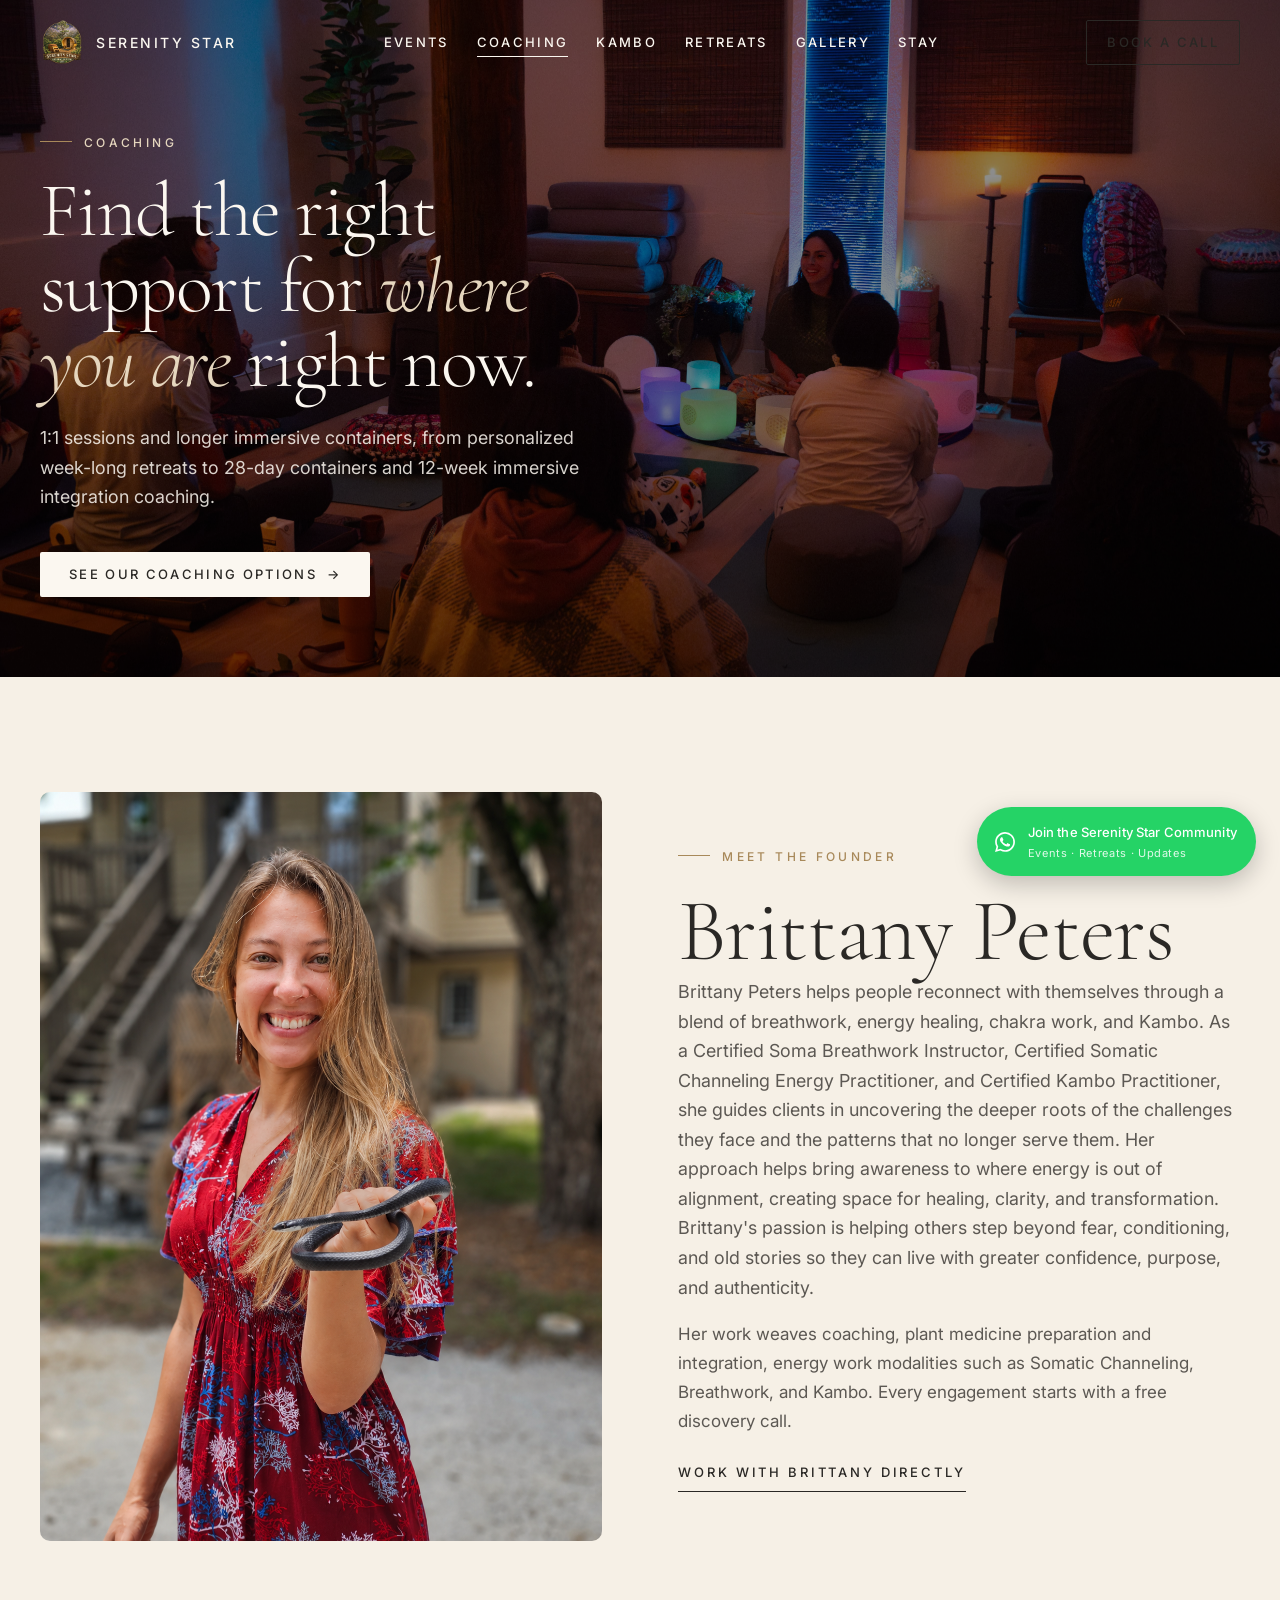
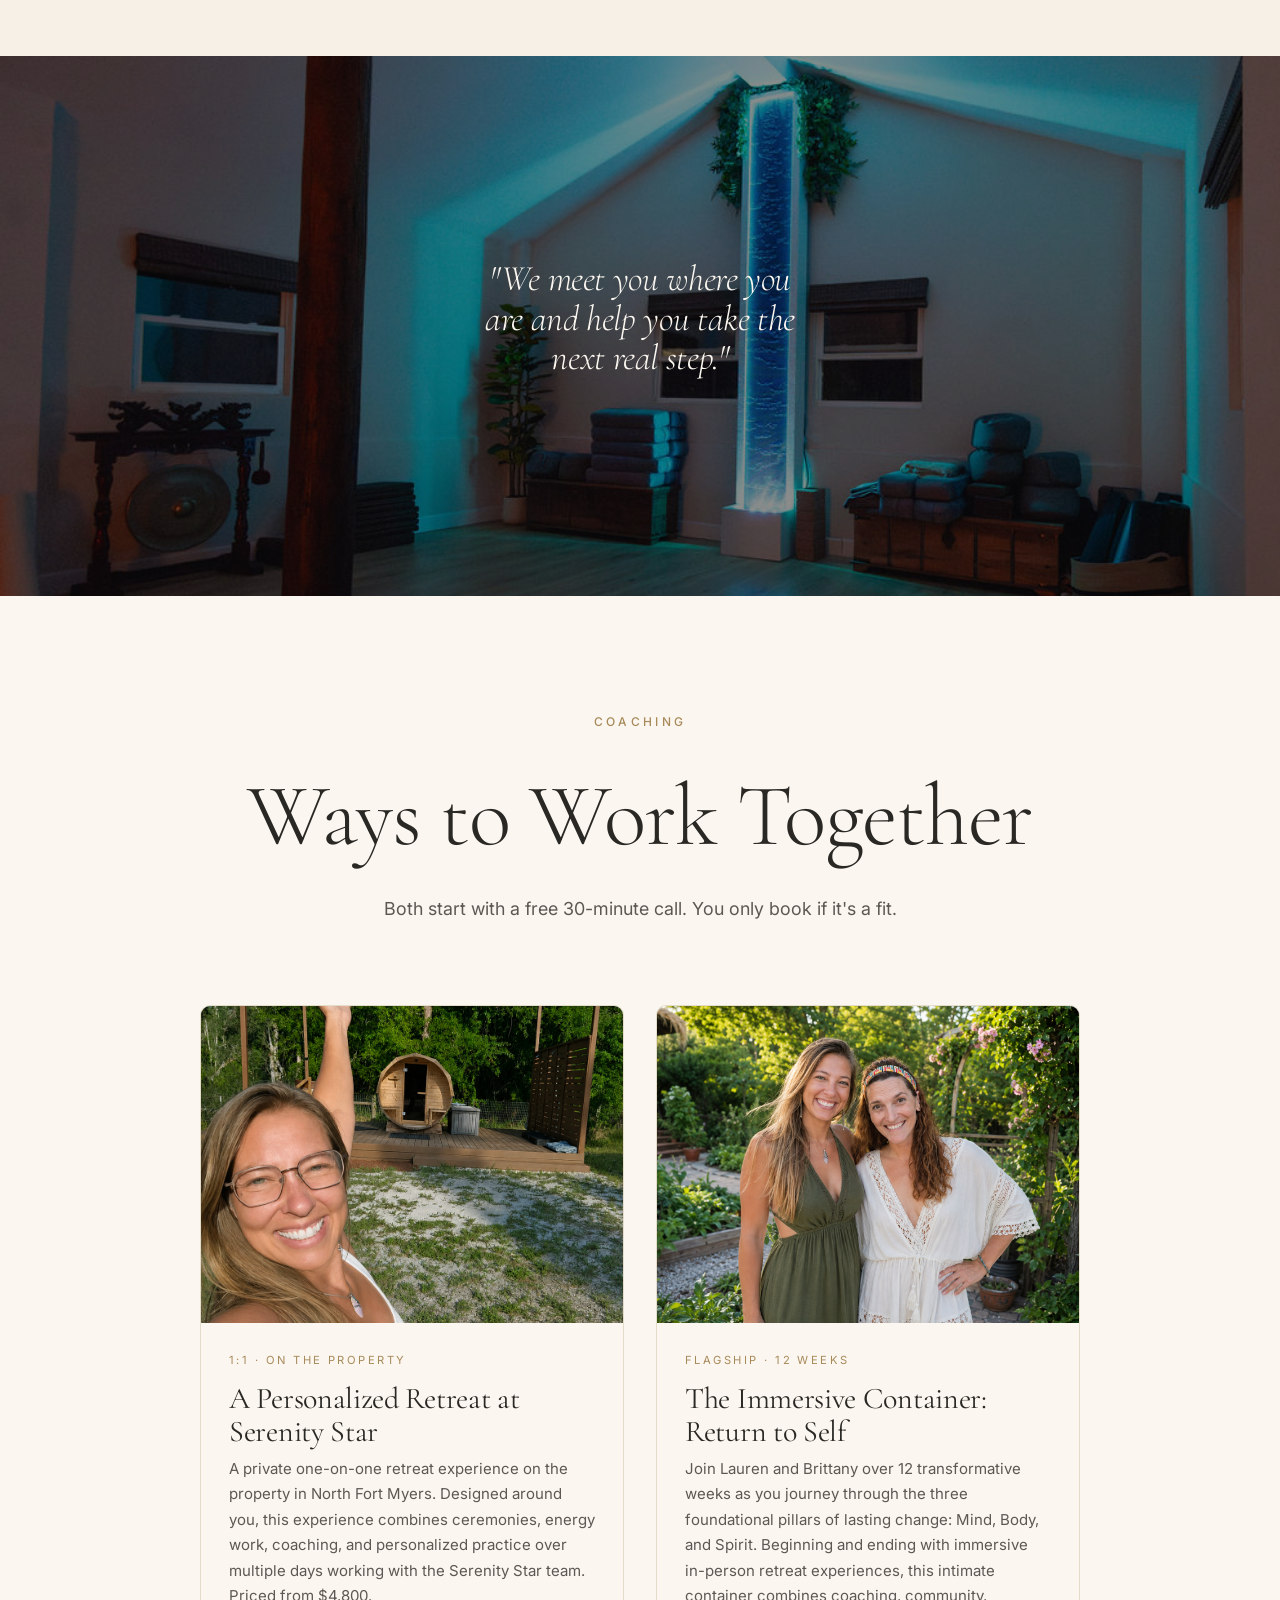
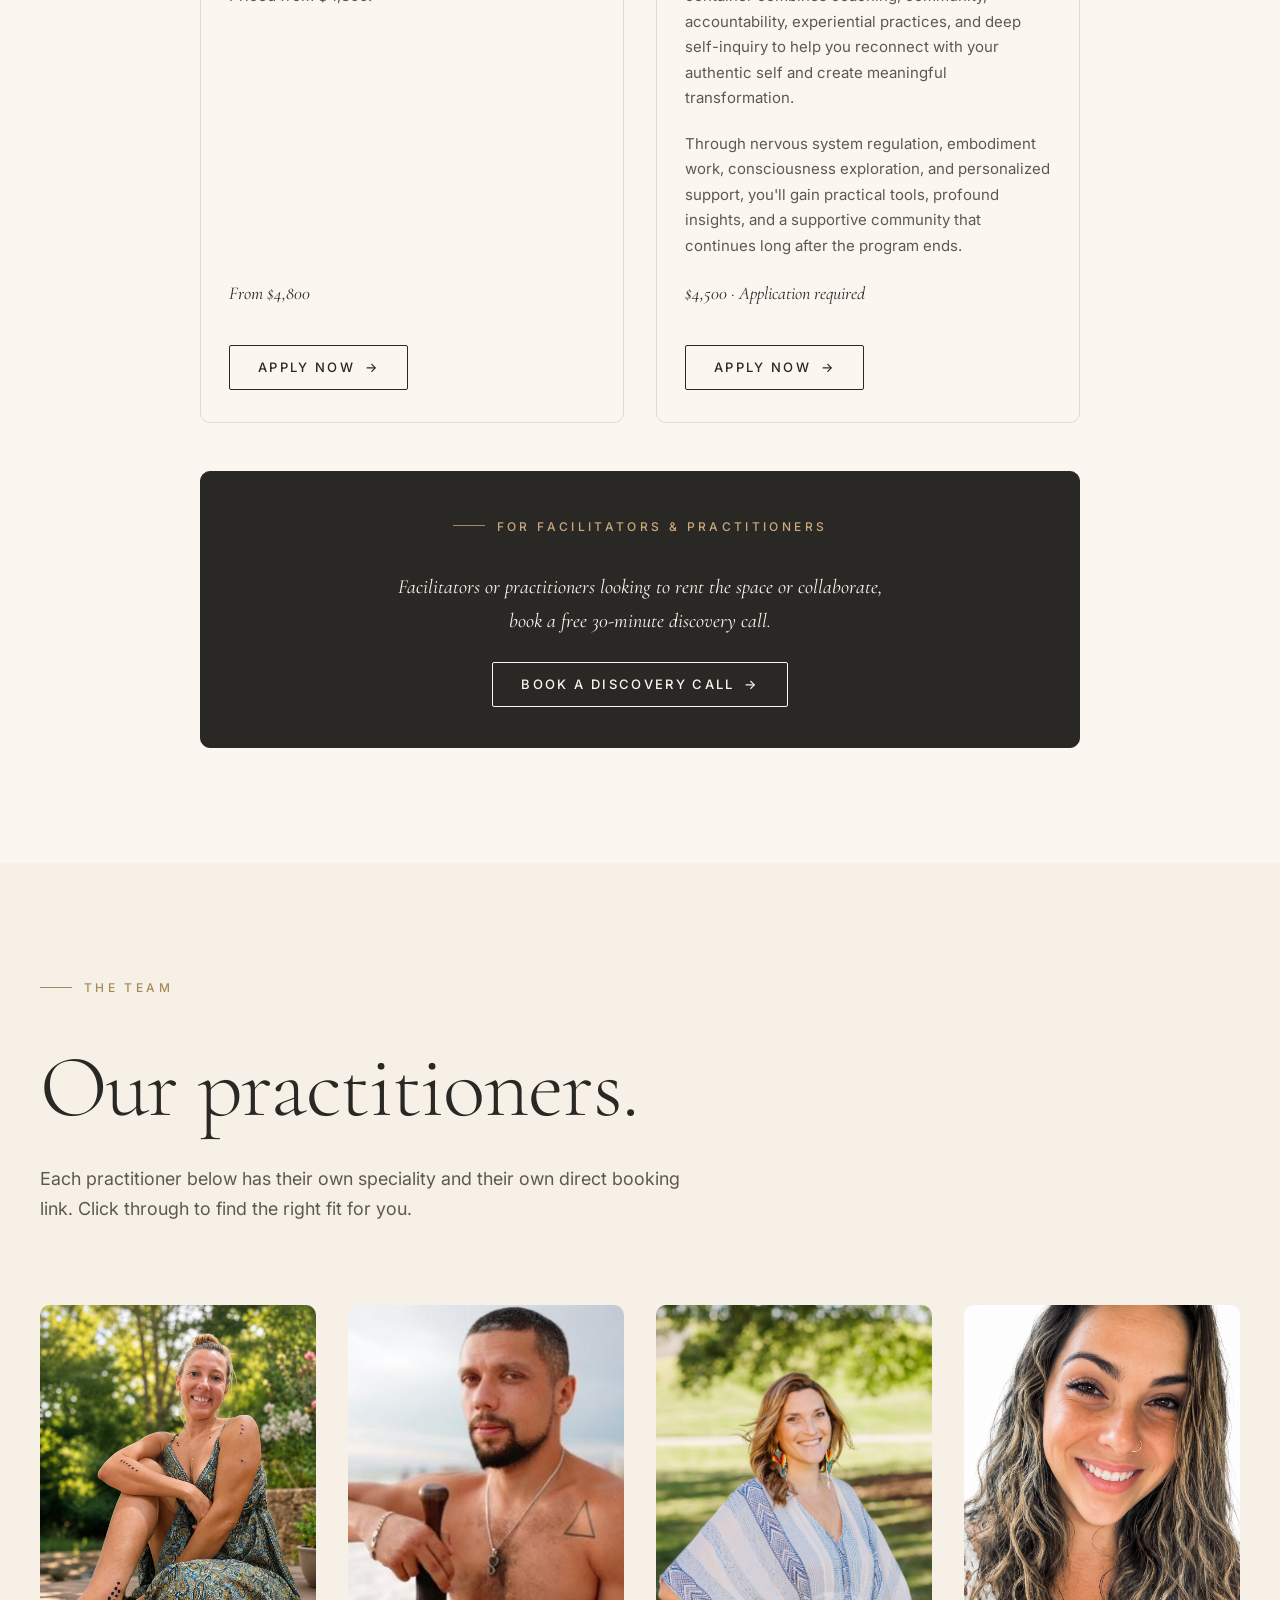
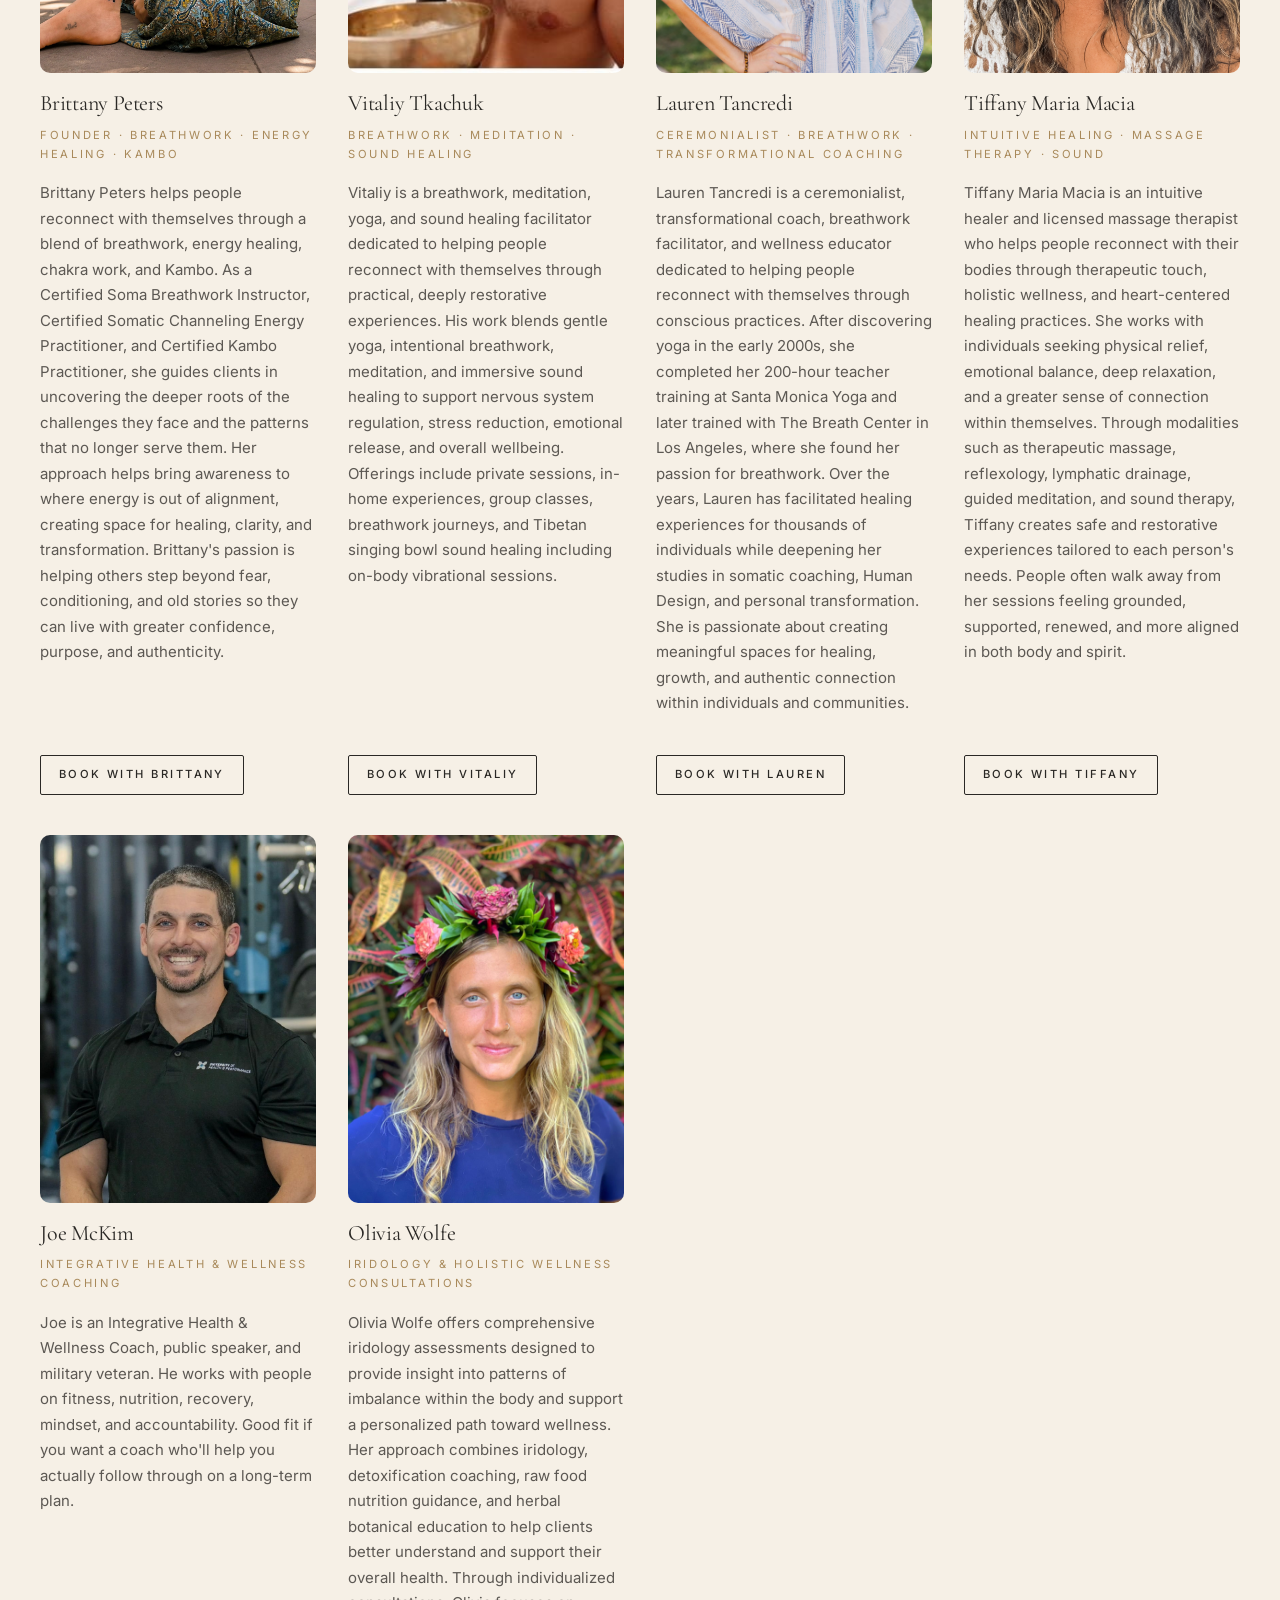
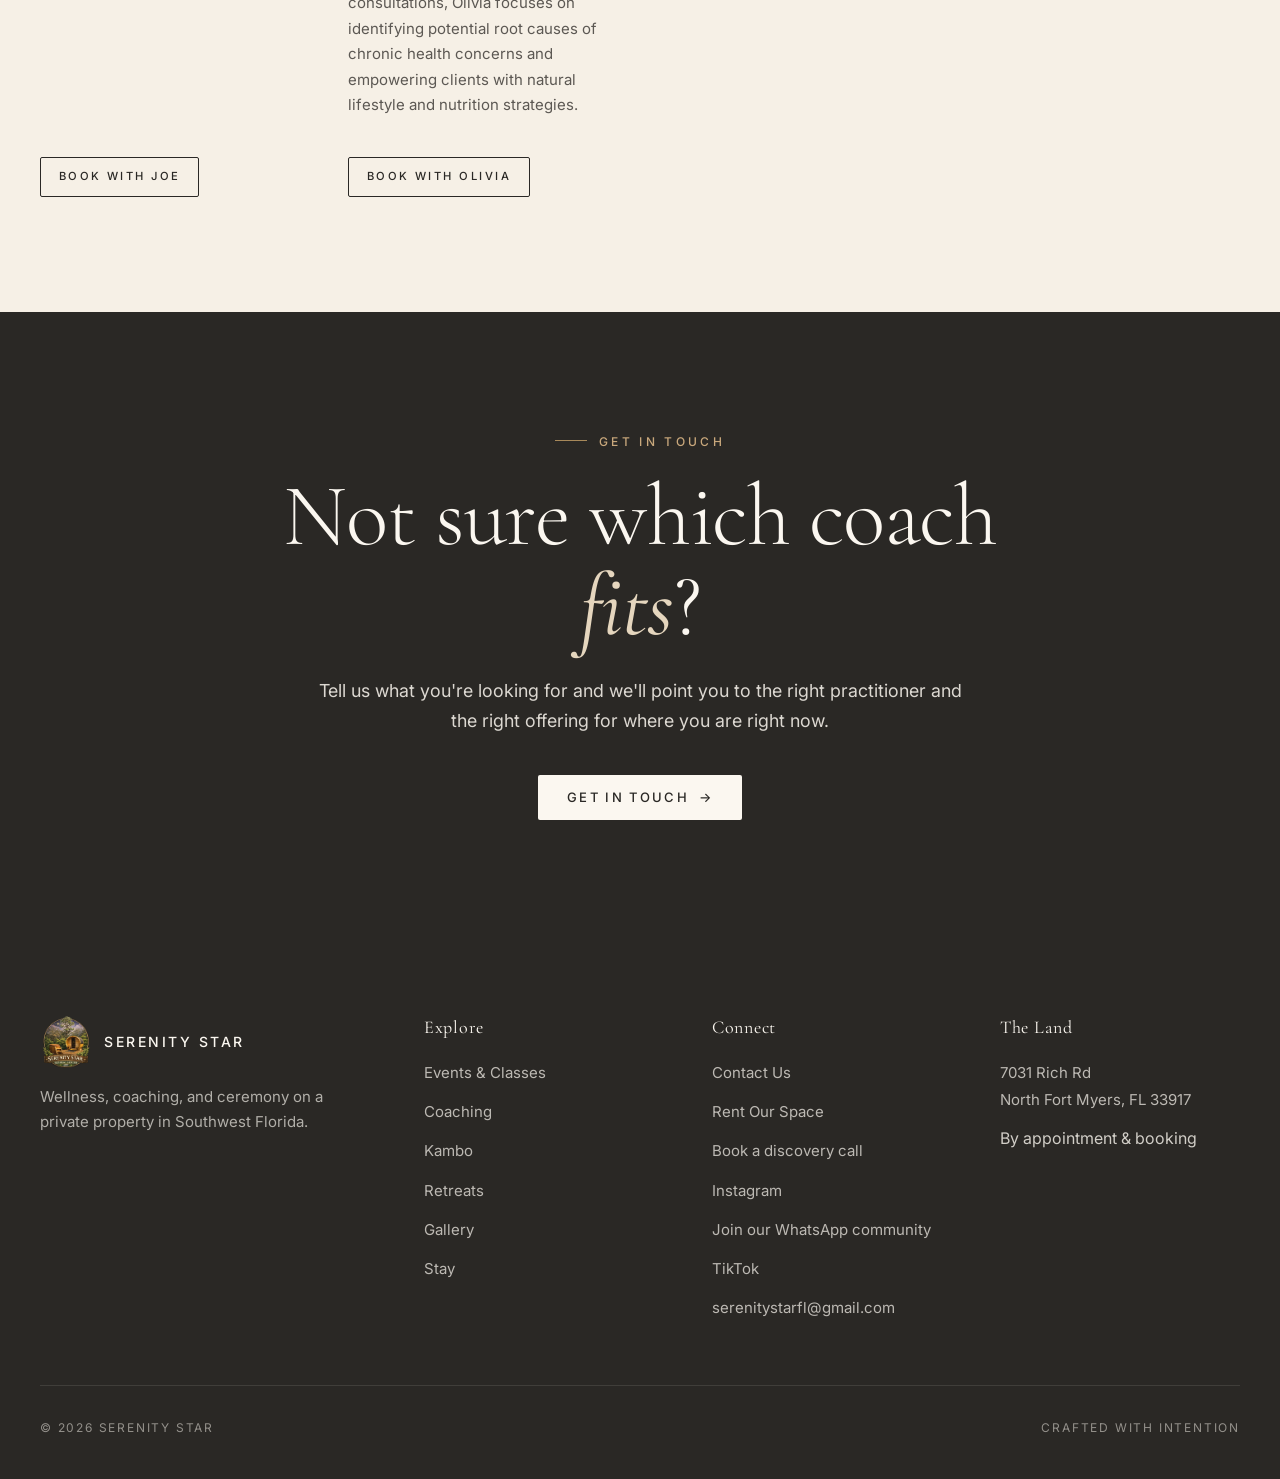
<file: docs/coaching.html>
<!DOCTYPE html>
<!-- =====================================================================
     COACHING PAGE  (coaching.html)
     ----------------------------------------------------------------
     EDITING THIS PAGE:
     - Look for blocks marked 'EDIT:' below. Each one calls out the
       text, link, price, or image you can safely change.
     - Headlines live inside <h1>, <h2>, <h3> tags.
     - Body copy lives inside <p> tags.
     - Button text is the words between <a ...>...</a> tags.
     - Prices and dates are plain text inside the relevant card body.
     - To swap a photo, replace the src="assets/photos/<filename>.jpg".
     - Don't change indentation, the class="..." attributes, or the
       tag structure — those control how it looks.

     This page contains:
       - Hero (Brittany's offerings)
       - Founder intro split (Brittany)
       - Atmospheric image band
       - Ways to Work Together (2 cards: Personalized Retreat + The Immersive Container)
       - Team grid — Our practitioners (Brittany first, then Vitaliy, Lauren, Tiffany, Joe, Olivia)
       - Get in Touch CTA
       - Footer

     For the full guide, see CONTENT_GUIDE.md in the project root.
===================================================================== -->
<html lang="en">
<head>
  <meta charset="UTF-8" />
  <meta name="viewport" content="width=device-width, initial-scale=1.0" />
  <title>Coaching | Serenity Star</title>
  <meta name="description" content="1:1 coaching, personalized retreats, and a 3-month immersive container with Brittany Peters and a circle of trusted practitioners in North Fort Myers." />
  <!-- Open Graph / social share -->
  <meta property="og:title" content="Coaching | Serenity Star" />
  <meta property="og:description" content="1:1 coaching, personalized retreats, and a 12-week immersive with Brittany Peters and a circle of trusted practitioners in North Fort Myers." />
  <meta property="og:type" content="website" />
  <meta property="og:image" content="assets/photos/studio-session.jpg" />
  <meta property="og:url" content="https://serenitystar.co/coaching.html" />
  <meta name="twitter:card" content="summary_large_image" />
  <meta name="twitter:title" content="Coaching | Serenity Star" />
  <meta name="twitter:description" content="1:1 coaching, personalized retreats, and a 12-week immersive with Brittany Peters and a circle of trusted practitioners in North Fort Myers." />
  <meta name="twitter:image" content="assets/photos/studio-session.jpg" />
  <link rel="preconnect" href="https://fonts.googleapis.com" />
  <link rel="preconnect" href="https://fonts.gstatic.com" crossorigin />
  <link href="https://fonts.googleapis.com/css2?family=Cormorant+Garamond:ital,wght@0,300;0,400;0,500;1,300;1,400&family=Inter:wght@300;400;500;600&display=swap" rel="stylesheet" />
  <link rel="stylesheet" href="css/styles.css" />
  <link rel="icon" type="image/png" href="assets/logo/serenity-star-logo.png" />
</head>
<body>

  <header class="site-header is-light">
    <div class="container nav-row">
      <a href="index.html" class="brand">
        <span class="brand-mark"><img src="assets/logo/serenity-star-logo.png" alt="Serenity Star" /></span>
        <span class="brand-name">Serenity Star</span>
      </a>
      <nav>
        <ul class="nav-list">
          <li><a href="events.html">Events</a></li>
          <li><a href="coaching.html">Coaching</a></li>
          <li><a href="kambo.html">Kambo</a></li>
          <li><a href="retreats.html">Retreats</a></li>
          <li><a href="gallery.html">Gallery</a></li>
          <li><a href="stay.html">Stay</a></li>
        </ul>
      </nav>
      <a href="coaching.html" class="nav-cta">Book a call</a>
      <button class="nav-toggle" aria-label="Open menu"><span></span><span></span><span></span></button>
    </div>
  </header>

  <div class="mobile-nav">
    <button class="mobile-nav-close" aria-label="Close menu">×</button>
    <a href="index.html">Home</a>
    <a href="events.html">Events</a>
    <a href="coaching.html">Coaching</a>
    <a href="kambo.html">Kambo</a>
    <a href="retreats.html">Retreats</a>
    <a href="gallery.html">Gallery</a>
    <a href="stay.html">Stay</a>
    <a href="coaching.html" class="btn btn-primary">Book a call</a>
  </div>

  <!-- =================== HERO =================== -->
  <section class="hero hero-sub">
    <div class="hero-media">
      <img src="assets/photos/studio-session.jpg" alt="A coach leading a session in the meditation room" />
    </div>
    <div class="container hero-inner">
      <span class="eyebrow" style="color: var(--sand);">Coaching</span>
      <!-- EDIT: page headline (change the text between <h1>...</h1>) -->
      <h1>Find the right support for <em>where you are</em> right now.</h1>
      <!-- EDIT: hero intro paragraph -->
      <p class="lead">
        1:1 sessions and longer immersive containers, from personalized week-long
        retreats to 28-day containers and 12-week immersive integration coaching.
      </p>
      <div class="hero-actions">
        <a href="#coaches" class="btn btn-light btn-arrow">See our coaching options</a>
      </div>
    </div>
  </section>

  <!-- =================== FOUNDER INTRO =================== -->
  <section>
    <div class="container">
      <div class="split">
        <div class="split-media tall reveal">
          <img src="assets/photos/brittany-founder.jpg" alt="Brittany Peters, founder of Serenity Star" />
        </div>
        <div class="split-text reveal">
          <span class="eyebrow">Meet the Founder</span>
          <h2 class="display">Brittany Peters</h2>
          <p class="lead">
            Brittany Peters helps people reconnect with themselves through a blend
            of breathwork, energy healing, chakra work, and Kambo. As a Certified
            Soma Breathwork Instructor, Certified Somatic Channeling Energy
            Practitioner, and Certified Kambo Practitioner, she guides clients in
            uncovering the deeper roots of the challenges they face and the
            patterns that no longer serve them. Her approach helps bring awareness
            to where energy is out of alignment, creating space for healing,
            clarity, and transformation. Brittany's passion is helping others step
            beyond fear, conditioning, and old stories so they can live with
            greater confidence, purpose, and authenticity.
          </p>
          <p>
            Her work weaves coaching, plant medicine preparation and integration,
            energy work modalities such as Somatic Channeling, Breathwork, and
            Kambo. Every engagement starts with a free discovery call.
          </p>
          <a href="https://calendly.com/serenitystarfl/30min" target="_blank" rel="noopener" class="btn-link">Work with Brittany directly</a>
        </div>
      </div>
    </div>
  </section>

  <!-- =================== ATMOSPHERIC IMAGE BAND =================== -->
  <section class="image-band reveal" style="padding: 0;">
    <img src="assets/photos/studio-light-feature.jpg" alt="The meditation studio with its blue light water feature" />
    <div class="image-band-overlay">
      <div>
        <h2 style="font-size: clamp(1.5rem, 3vw, 2.25rem); font-style: italic; font-family: var(--font-display); font-weight: 300; color: var(--cream-soft);">
          "We meet you where you are and help you take the next real step."
        </h2>
      </div>
    </div>
  </section>

  <!-- =================== OFFERINGS =================== -->
  <section class="bg-cream-soft">
    <div class="container">
      <div class="section-head section-head-center reveal">
        <span class="eyebrow">Coaching</span>
        <h2 class="display">Ways to Work Together</h2>
        <p class="lead">Both start with a free 30-minute call. You only book if it's a fit.</p>
      </div>

      <div class="card-grid reveal" style="grid-template-columns: repeat(auto-fit, minmax(320px, 1fr)); max-width: 880px; margin: 0 auto;">
        <article class="card">
          <div class="card-image"><img src="assets/photos/brittany-onproperty.jpg" alt="Brittany on the property" /></div>
          <div class="card-body">
            <span class="card-tag">1:1 · On the Property</span>
            <h3>A Personalized Retreat at Serenity Star</h3>
            <p>A private one-on-one retreat experience on the property in North Fort Myers. Designed around you, this experience combines ceremonies, energy work, coaching, and personalized practice over multiple days working with the Serenity Star team. Priced from $4,800.</p>
            <p style="margin-top: auto; font-family: var(--font-display); font-style: italic; color: var(--ink); font-size: 1.125rem;">From $4,800</p>
            <a href="https://calendly.com/serenitystarfl/30min" target="_blank" rel="noopener" class="btn btn-ghost btn-arrow" style="margin-top: 1rem; align-self: flex-start;">Apply now</a>
          </div>
        </article>

        <article class="card">
          <div class="card-image"><img src="assets/photos/immersive-container-program.png" alt="The Immersive Container: Return to Self — 12-week flagship program with Lauren and Brittany" /></div>
          <div class="card-body">
            <span class="card-tag">Flagship · 12 Weeks</span>
            <h3>The Immersive Container: Return to Self</h3>
            <p>Join Lauren and Brittany over 12 transformative weeks as you journey through the three foundational pillars of lasting change: Mind, Body, and Spirit. Beginning and ending with immersive in-person retreat experiences, this intimate container combines coaching, community, accountability, experiential practices, and deep self-inquiry to help you reconnect with your authentic self and create meaningful transformation.</p>
            <p>Through nervous system regulation, embodiment work, consciousness exploration, and personalized support, you'll gain practical tools, profound insights, and a supportive community that continues long after the program ends.</p>
            <p style="margin-top: auto; font-family: var(--font-display); font-style: italic; color: var(--ink); font-size: 1.125rem;">$4,500 · Application required</p>
            <a href="https://retreat.pushpullplay.com/" target="_blank" rel="noopener" class="btn btn-ghost btn-arrow" style="margin-top: 1rem; align-self: flex-start;">Apply now</a>
          </div>
        </article>
      </div>

      <!-- Facilitator / Practitioner rental CTA — kept visually separate from the offerings above.
           Darker background for stronger visual emphasis of the space rental offering. -->
      <div class="reveal" style="max-width: 880px; margin: 3rem auto 0; padding: 2.5rem 2.25rem; border: 1px solid var(--ink); border-radius: var(--radius-soft); background: var(--ink); color: var(--cream-soft); text-align: center;">
        <span class="eyebrow" style="color: var(--clay);">For Facilitators &amp; Practitioners</span>
        <p style="font-family: var(--font-display); font-style: italic; font-size: 1.25rem; color: var(--cream-soft); margin: 0.75rem auto 1.5rem; max-width: 56ch;">Facilitators or practitioners looking to rent the space or collaborate, book a free 30-minute discovery call.</p>
        <a href="https://calendly.com/serenitystarfl/30min" target="_blank" rel="noopener" class="btn btn-outline-light btn-arrow">Book a discovery call</a>
      </div>
    </div>
  </section>

  <!-- =================== TEAM GRID =================== -->
  <section id="coaches">
    <div class="container">
      <div class="section-head reveal">
        <span class="eyebrow">The Team</span>
        <h2 class="display">Our practitioners.</h2>
        <p class="lead">
          Each practitioner below has their own speciality and their own direct
          booking link. Click through to find the right fit for you.
        </p>
      </div>

      <div class="team-grid">

        <!-- Brittany (founder, first card) — uses a different photo than the founder
             split section above to add visual variety to the team grid. -->
        <article class="team-member">
          <div class="team-photo">
            <img src="assets/photos/brittany-kambo-coaching.jpg" alt="Brittany Peters in a kambo coaching session" />
          </div>
          <h4>Brittany Peters</h4>
          <span class="team-role">Founder · Breathwork · Energy Healing · Kambo</span>
          <p class="team-bio">Brittany Peters helps people reconnect with themselves through a blend of breathwork, energy healing, chakra work, and Kambo. As a Certified Soma Breathwork Instructor, Certified Somatic Channeling Energy Practitioner, and Certified Kambo Practitioner, she guides clients in uncovering the deeper roots of the challenges they face and the patterns that no longer serve them. Her approach helps bring awareness to where energy is out of alignment, creating space for healing, clarity, and transformation. Brittany's passion is helping others step beyond fear, conditioning, and old stories so they can live with greater confidence, purpose, and authenticity.</p>
          <a href="https://calendly.com/serenitystarfl/30min" target="_blank" rel="noopener" class="team-action">Book with Brittany</a>
        </article>

        <!-- Vitaliy -->
        <article class="team-member">
          <div class="team-photo">
            <img src="assets/photos/vitaliy-headshot.jpg" alt="Vitaliy Tkachuk" />
          </div>
          <h4>Vitaliy Tkachuk</h4>
          <span class="team-role">Breathwork · Meditation · Sound Healing</span>
          <p class="team-bio">Vitaliy is a breathwork, meditation, yoga, and sound healing facilitator dedicated to helping people reconnect with themselves through practical, deeply restorative experiences. His work blends gentle yoga, intentional breathwork, meditation, and immersive sound healing to support nervous system regulation, stress reduction, emotional release, and overall wellbeing. Offerings include private sessions, in-home experiences, group classes, breathwork journeys, and Tibetan singing bowl sound healing including on-body vibrational sessions.</p>
          <!-- Replace with Vitaliy's Calendly link when ready -->
          <a href="https://calendly.com/divinealignment1266/safariwellnessretreatdiscoverysession" target="_blank" rel="noopener" class="team-action">Book with Vitaliy</a>
        </article>

        <!-- Lauren -->
        <article class="team-member">
          <div class="team-photo">
            <img src="assets/photos/lauren-headshot.jpg" alt="Lauren Tancredi" />
          </div>
          <h4>Lauren Tancredi</h4>
          <span class="team-role">Ceremonialist · Breathwork · Transformational Coaching</span>
          <p class="team-bio">Lauren Tancredi is a ceremonialist, transformational coach, breathwork facilitator, and wellness educator dedicated to helping people reconnect with themselves through conscious practices. After discovering yoga in the early 2000s, she completed her 200-hour teacher training at Santa Monica Yoga and later trained with The Breath Center in Los Angeles, where she found her passion for breathwork. Over the years, Lauren has facilitated healing experiences for thousands of individuals while deepening her studies in somatic coaching, Human Design, and personal transformation. She is passionate about creating meaningful spaces for healing, growth, and authentic connection within individuals and communities.</p>
          <a href="https://link.mypractos.com/widget/booking/M6lBga6PVlF0tkelloZf" target="_blank" rel="noopener" class="team-action">Book with Lauren</a>
        </article>

        <!-- Tiffany -->
        <article class="team-member">
          <div class="team-photo">
            <img src="assets/photos/tiffany-headshot.png" alt="Tiffany Maria Macia" />
          </div>
          <h4>Tiffany Maria Macia</h4>
          <span class="team-role">Intuitive Healing · Massage Therapy · Sound</span>
          <p class="team-bio">Tiffany Maria Macia is an intuitive healer and licensed massage therapist who helps people reconnect with their bodies through therapeutic touch, holistic wellness, and heart-centered healing practices. She works with individuals seeking physical relief, emotional balance, deep relaxation, and a greater sense of connection within themselves. Through modalities such as therapeutic massage, reflexology, lymphatic drainage, guided meditation, and sound therapy, Tiffany creates safe and restorative experiences tailored to each person's needs. People often walk away from her sessions feeling grounded, supported, renewed, and more aligned in both body and spirit.</p>
          <a href="https://calendly.com/diamondsoftherapy" target="_blank" rel="noopener" class="team-action">Book with Tiffany</a>
        </article>

        <!-- Joe -->
        <article class="team-member">
          <div class="team-photo">
            <img src="assets/photos/coach-joe.jpg" alt="Joe McKim, integrative health & wellness coach" />
          </div>
          <h4>Joe McKim</h4>
          <span class="team-role">Integrative Health &amp; Wellness Coaching</span>
          <p class="team-bio">Joe is an Integrative Health &amp; Wellness Coach, public speaker, and military veteran. He works with people on fitness, nutrition, recovery, mindset, and accountability. Good fit if you want a coach who'll help you actually follow through on a long-term plan.</p>
          <a href="https://limitlesshealthmovement.com/contact/" target="_blank" rel="noopener" class="team-action">Book with Joe</a>
        </article>

        <!-- Olivia Wolfe -->
        <article class="team-member">
          <div class="team-photo">
            <img src="assets/photos/olivia-headshot new.jpeg" alt="Olivia Wolfe, iridology and holistic wellness consultant" />
          </div>
          <h4>Olivia Wolfe</h4>
          <span class="team-role">Iridology &amp; Holistic Wellness Consultations</span>
          <p class="team-bio">Olivia Wolfe offers comprehensive iridology assessments designed to provide insight into patterns of imbalance within the body and support a personalized path toward wellness. Her approach combines iridology, detoxification coaching, raw food nutrition guidance, and herbal botanical education to help clients better understand and support their overall health. Through individualized consultations, Olivia focuses on identifying potential root causes of chronic health concerns and empowering clients with natural lifestyle and nutrition strategies.</p>
          <a href="mailto:OHWOLFE@gmail.com" class="team-action">Book with Olivia</a>
        </article>

      </div>
    </div>
  </section>

  <!-- =================== GET IN TOUCH CTA =================== -->
  <section class="bg-ink">
    <div class="container-narrow text-center reveal">
      <span class="eyebrow" style="color: var(--clay);">Get in Touch</span>
      <h2 class="display" style="color: var(--cream-soft);">
        Not sure which coach <em style="color: var(--sand);">fits</em>?
      </h2>
      <p class="lead" style="color: rgba(251,247,240,0.85); margin: 1.5rem auto 2.5rem;">
        Tell us what you're looking for and we'll point you to the right
        practitioner and the right offering for where you are right now.
      </p>
      <a href="contact.html" class="btn btn-light btn-arrow">Get in touch</a>
    </div>
  </section>

  <!-- =================== FOOTER =================== -->
  <!-- EDIT: footer (shared with every page) — update once and copy/paste to all 7 HTML files -->
  <footer class="site-footer">
    <div class="container">
      <div class="footer-grid">
        <div class="footer-brand">
          <div class="brand">
            <span class="brand-mark"><img src="assets/logo/serenity-star-logo.png" alt="Serenity Star" /></span>
            <span class="brand-name">Serenity Star</span>
          </div>
          <p>Wellness, coaching, and ceremony on a private property in Southwest Florida.</p>
        </div>
        <div>
          <h4>Explore</h4>
          <ul>
            <li><a href="events.html">Events &amp; Classes</a></li>
            <li><a href="coaching.html">Coaching</a></li>
            <li><a href="kambo.html">Kambo</a></li>
            <li><a href="retreats.html">Retreats</a></li>
            <li><a href="gallery.html">Gallery</a></li>
            <li><a href="stay.html">Stay</a></li>
          </ul>
        </div>
        <div>
          <h4>Connect</h4>
          <ul>
            <li><a href="contact.html">Contact Us</a></li>
            <li><a href="contact.html">Rent Our Space</a></li>
            <li><a href="coaching.html">Book a discovery call</a></li>
            <!-- Replace with Brittany's Instagram handle -->
            <li><a href="https://instagram.com/SerenityStarFL" target="_blank" rel="noopener">Instagram</a></li>
            <li><a href="https://chat.whatsapp.com/LCV1WsL05Qp3bKisuwAA6p" target="_blank" rel="noopener">Join our WhatsApp community</a></li>
            <li><a href="https://www.tiktok.com/@serenitystarfl" target="_blank" rel="noopener">TikTok</a></li>
            <li><a href="mailto:serenitystarfl@gmail.com">serenitystarfl@gmail.com</a></li>
          </ul>
        </div>
        <div>
          <h4>The Land</h4>
          <ul>
            <li><a href="https://maps.google.com/?q=7031+Rich+Rd+North+Fort+Myers+FL+33917" target="_blank" rel="noopener">7031 Rich Rd<br/>North Fort Myers, FL 33917</a></li>
            <li>By appointment &amp; booking</li>
          </ul>
        </div>
      </div>
      <div class="footer-meta">
        <span>© 2026 Serenity Star</span>
        <span>Crafted with intention</span>
      </div>
    </div>
  </footer>

  <script src="js/main.js"></script>
</body>
</html>
</file>
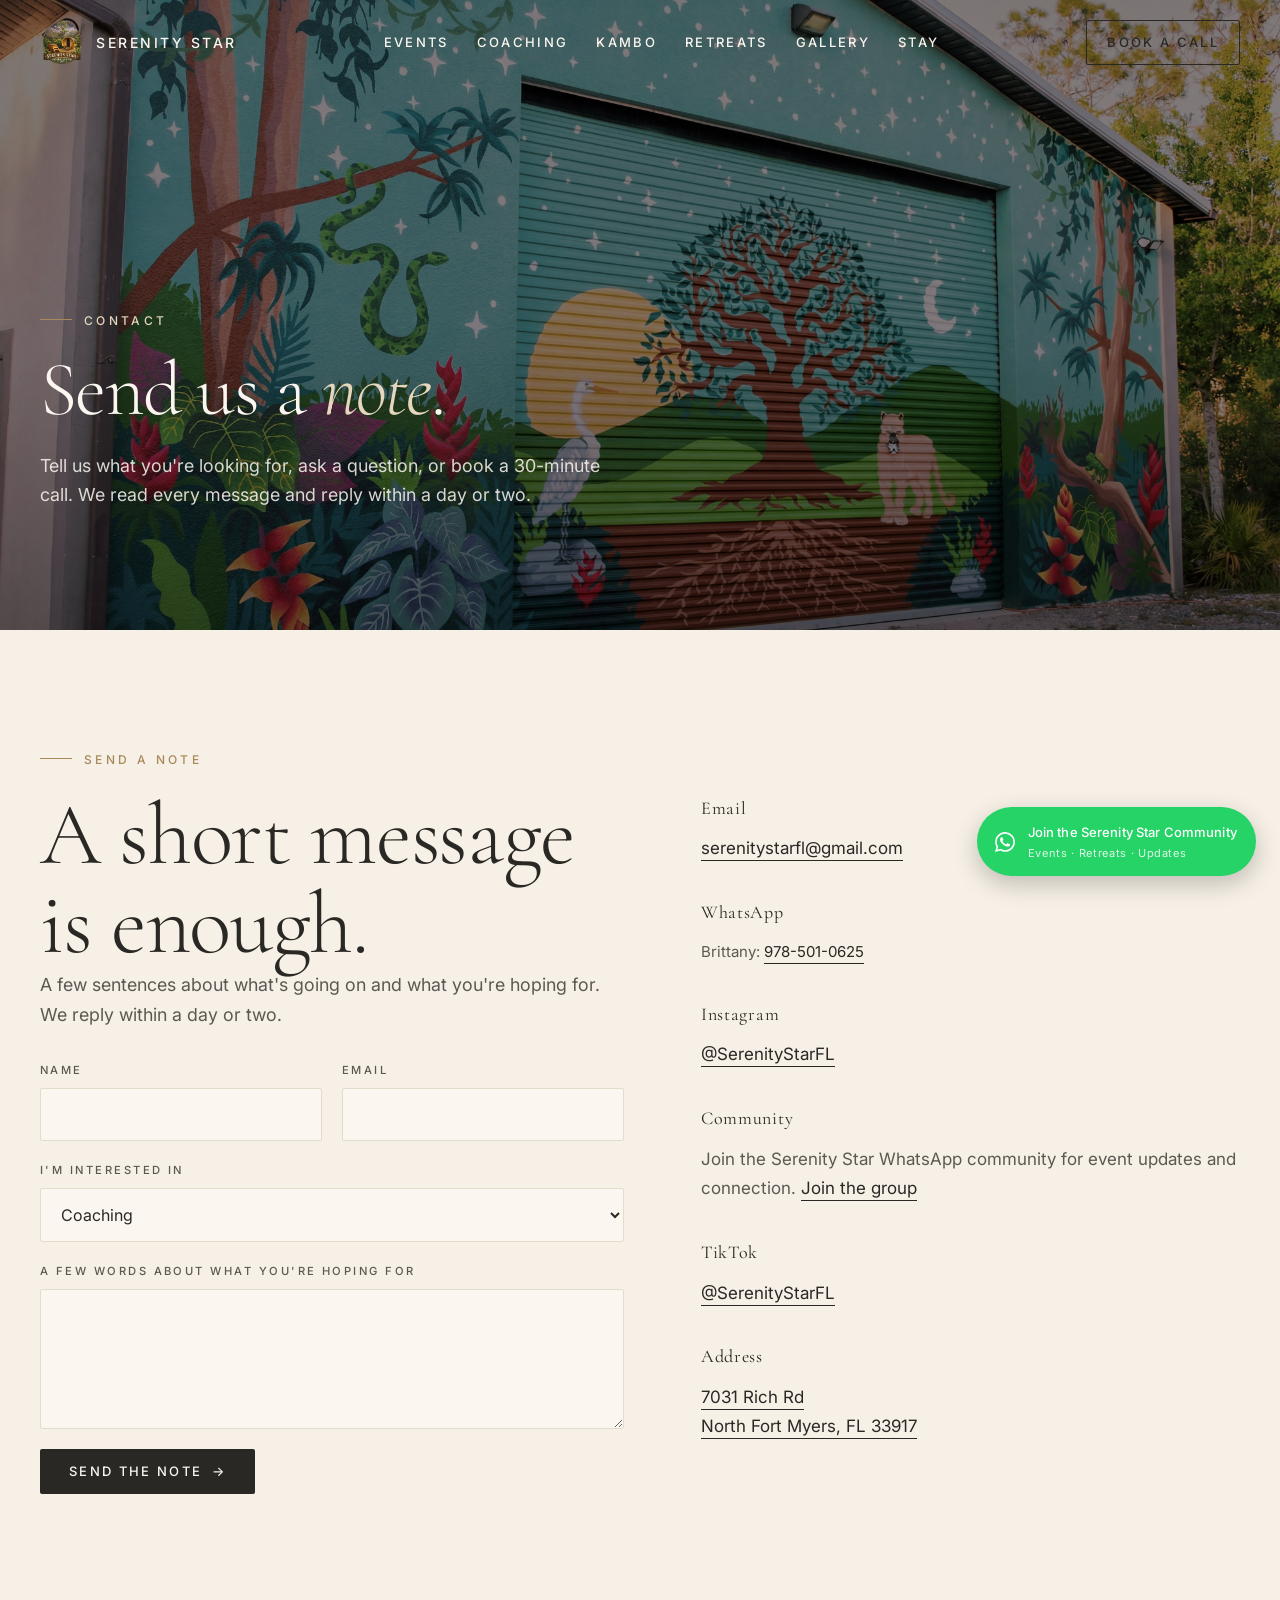
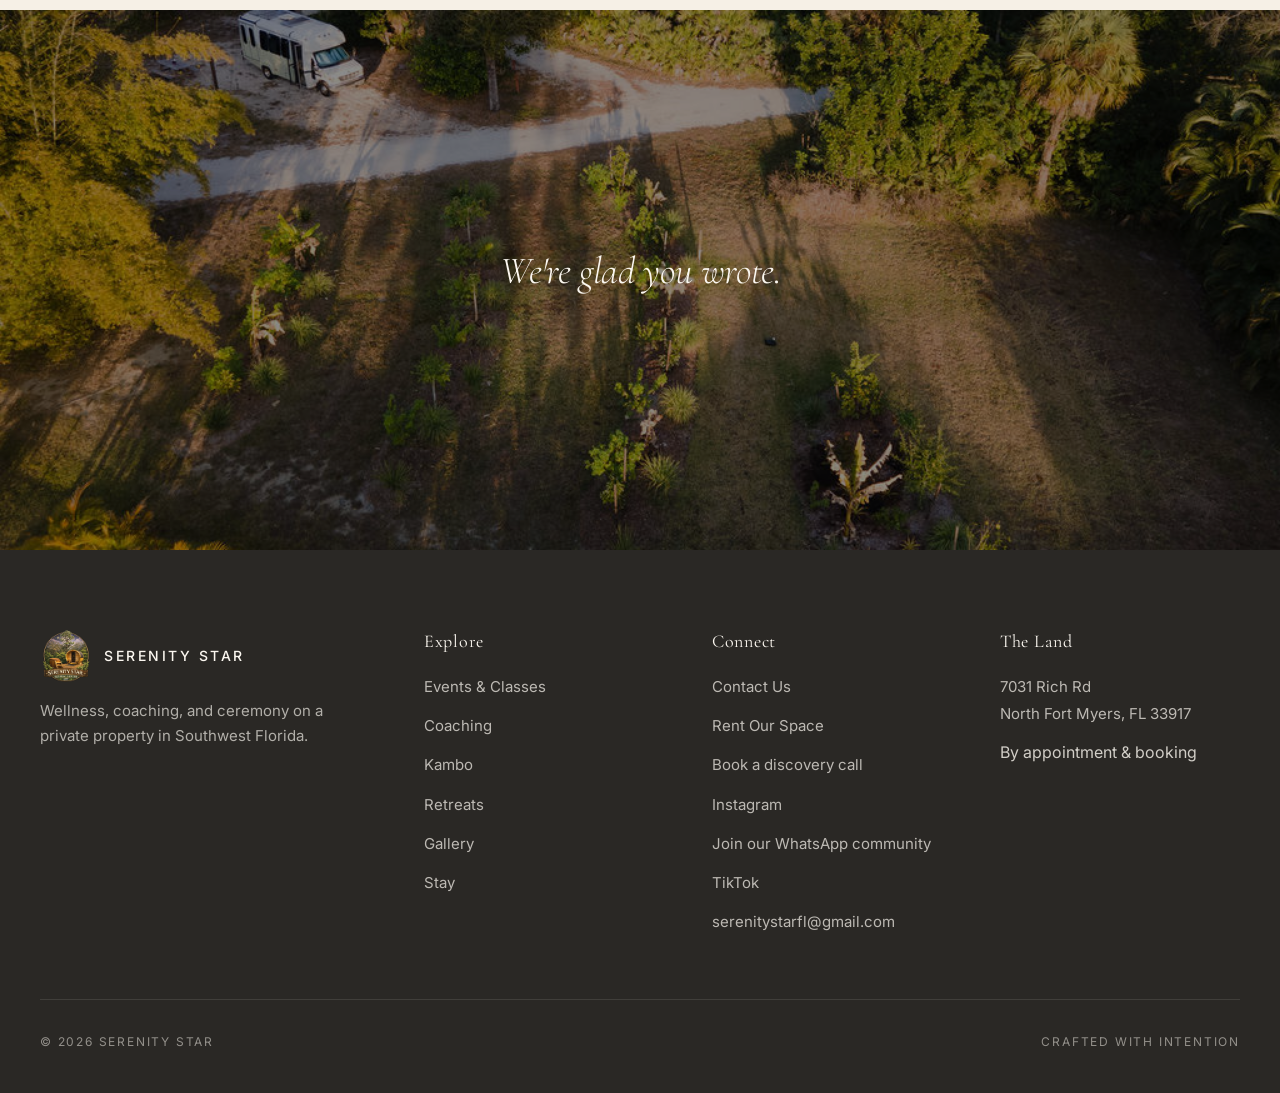
<file: docs/contact.html>
<!DOCTYPE html>
<!-- =====================================================================
     CONTACT PAGE  (contact.html)
     ----------------------------------------------------------------
     EDITING THIS PAGE:
     - Look for blocks marked 'EDIT:' below. Each one calls out the
       text, link, price, or image you can safely change.
     - Headlines live inside <h1>, <h2>, <h3> tags.
     - Body copy lives inside <p> tags.
     - Button text is the words between <a ...>...</a> tags.
     - Prices and dates are plain text inside the relevant card body.
     - To swap a photo, replace the src="assets/photos/<filename>.jpg".
     - Don't change indentation, the class="..." attributes, or the
       tag structure — those control how it looks.

     This page contains:
       - Hero
       - Contact form (Formspree/Basin handler — see comment in js/main.js)
       - Contact info column (email, WhatsApp numbers, Instagram, address)
       - Image band
       - Footer

     For the full guide, see CONTENT_GUIDE.md in the project root.
===================================================================== -->
<html lang="en">
<head>
  <meta charset="UTF-8" />
  <meta name="viewport" content="width=device-width, initial-scale=1.0" />
  <title>Contact | Serenity Star</title>
  <meta name="description" content="Send a note or book a 30-minute call with Brittany. Serenity Star is in North Fort Myers, Southwest Florida." />
  <!-- Open Graph / social share -->
  <meta property="og:title" content="Contact | Serenity Star" />
  <meta property="og:description" content="Send a note, book a 30-minute call, or join the Serenity Star WhatsApp community. North Fort Myers, Southwest Florida." />
  <meta property="og:type" content="website" />
  <meta property="og:image" content="assets/photos/mural-full.jpg" />
  <meta property="og:url" content="https://serenitystar.co/contact.html" />
  <meta name="twitter:card" content="summary_large_image" />
  <meta name="twitter:title" content="Contact | Serenity Star" />
  <meta name="twitter:description" content="Send a note, book a 30-minute call, or join the Serenity Star WhatsApp community. North Fort Myers, Southwest Florida." />
  <meta name="twitter:image" content="assets/photos/mural-full.jpg" />
  <link rel="preconnect" href="https://fonts.googleapis.com" />
  <link rel="preconnect" href="https://fonts.gstatic.com" crossorigin />
  <link href="https://fonts.googleapis.com/css2?family=Cormorant+Garamond:ital,wght@0,300;0,400;0,500;1,300;1,400&family=Inter:wght@300;400;500;600&display=swap" rel="stylesheet" />
  <link rel="stylesheet" href="css/styles.css" />
  <link rel="icon" type="image/png" href="assets/logo/serenity-star-logo.png" />
</head>
<body>

  <header class="site-header is-light">
    <div class="container nav-row">
      <a href="index.html" class="brand">
        <span class="brand-mark"><img src="assets/logo/serenity-star-logo.png" alt="Serenity Star" /></span>
        <span class="brand-name">Serenity Star</span>
      </a>
      <nav>
        <ul class="nav-list">
          <li><a href="events.html">Events</a></li>
          <li><a href="coaching.html">Coaching</a></li>
          <li><a href="kambo.html">Kambo</a></li>
          <li><a href="retreats.html">Retreats</a></li>
          <li><a href="gallery.html">Gallery</a></li>
          <li><a href="stay.html">Stay</a></li>
        </ul>
      </nav>
      <a href="coaching.html" class="nav-cta">Book a call</a>
      <button class="nav-toggle" aria-label="Open menu"><span></span><span></span><span></span></button>
    </div>
  </header>

  <div class="mobile-nav">
    <button class="mobile-nav-close" aria-label="Close menu">×</button>
    <a href="index.html">Home</a>
    <a href="events.html">Events</a>
    <a href="coaching.html">Coaching</a>
    <a href="kambo.html">Kambo</a>
    <a href="retreats.html">Retreats</a>
    <a href="gallery.html">Gallery</a>
    <a href="stay.html">Stay</a>
    <a href="coaching.html" class="btn btn-primary">Book a call</a>
  </div>

  <!-- =================== HERO =================== -->
  <section class="hero hero-sub">
    <div class="hero-media">
      <img src="assets/photos/mural-full.jpg" alt="The hand-painted mural on the barn at Serenity Star" />
    </div>
    <div class="container hero-inner">
      <span class="eyebrow" style="color: var(--sand);">Contact</span>
      <!-- EDIT: page headline (change the text between <h1>...</h1>) -->
      <h1>Send us a <em>note</em>.</h1>
      <!-- EDIT: hero intro paragraph -->
      <p class="lead">
        Tell us what you're looking for, ask a question, or book a 30-minute call.
        We read every message and reply within a day or two.
      </p>
    </div>
  </section>

  <!-- =================== FORM + INFO =================== -->
  <section>
    <div class="container">
      <div class="split">
        <div class="split-text reveal">
          <span class="eyebrow">Send a note</span>
          <h2 class="display">A short message is enough.</h2>
          <p class="lead">A few sentences about what's going on and what you're hoping for. We reply within a day or two.</p>

          <div id="form-success" style="display:none; padding: 1rem; background: #f0f7f0; border-radius: 4px; color: #2e7d32; margin-bottom: 1rem; font-size: 0.9375rem;">
            Your message has been sent. Brittany will get back to you within a day or two.
          </div>
          <form action="https://formspree.io/f/xbdekpky" method="POST" class="form contact-form" style="margin-top: 2rem;">
            <input type="hidden" name="_replyto" value="serenitystarfl@gmail.com" />
            <div class="form-row">
              <div class="field">
                <label for="name">Name</label>
                <input id="name" type="text" name="name" required />
              </div>
              <div class="field">
                <label for="email">Email</label>
                <input id="email" type="email" name="email" required />
              </div>
            </div>
            <div class="field">
              <label for="interest">I'm interested in</label>
              <select id="interest" name="interest">
                <option>Coaching</option>
                <option>Weekly classes &amp; events</option>
                <option>A retreat</option>
                <option>Kambo</option>
                <option>Staying on the property</option>
                <option>Hosting an event on the land</option>
                <option>Something else</option>
              </select>
            </div>
            <div class="field">
              <label for="message">A few words about what you're hoping for</label>
              <textarea id="message" name="message" rows="5"></textarea>
            </div>
            <button type="submit" id="form-submit" class="btn btn-primary btn-arrow" style="justify-self: start;">Send the note</button>
          </form>
        </div>

        <div class="reveal" style="display: flex; flex-direction: column; gap: 2.5rem;">
          <div>
            <h3 style="font-size: 1.125rem; font-weight: 400; font-family: var(--font-display); letter-spacing: 0.04em; margin-bottom: 1rem;">Email</h3>
            <p style="margin: 0;"><a href="mailto:serenitystarfl@gmail.com" style="color: var(--ink); border-bottom: 1px solid var(--ink); padding-bottom: 2px;">serenitystarfl@gmail.com</a></p>
          </div>

          <div>
            <h3 style="font-size: 1.125rem; font-weight: 400; font-family: var(--font-display); letter-spacing: 0.04em; margin-bottom: 1rem;">WhatsApp</h3>
            <p style="margin: 0; font-size: 0.9375rem;">Brittany:
              <a href="https://wa.me/19785010625" style="color: var(--ink); border-bottom: 1px solid var(--ink); padding-bottom: 2px;">978-501-0625</a>
            </p>
          </div>

          <div>
            <h3 style="font-size: 1.125rem; font-weight: 400; font-family: var(--font-display); letter-spacing: 0.04em; margin-bottom: 1rem;">Instagram</h3>
            <p style="margin: 0;"><a href="https://instagram.com/SerenityStarFL" target="_blank" rel="noopener" style="color: var(--ink); border-bottom: 1px solid var(--ink); padding-bottom: 2px;">@SerenityStarFL</a></p>
          </div>

          <div>
            <h3 style="font-size: 1.125rem; font-weight: 400; font-family: var(--font-display); letter-spacing: 0.04em; margin-bottom: 1rem;">Community</h3>
            <p style="margin: 0;">Join the Serenity Star WhatsApp community for event updates and connection. <a href="https://chat.whatsapp.com/LCV1WsL05Qp3bKisuwAA6p" target="_blank" rel="noopener" style="color: var(--ink); border-bottom: 1px solid var(--ink); padding-bottom: 2px;">Join the group</a></p>
          </div>

          <div>
            <h3 style="font-size: 1.125rem; font-weight: 400; font-family: var(--font-display); letter-spacing: 0.04em; margin-bottom: 1rem;">TikTok</h3>
            <p style="margin: 0;"><a href="https://www.tiktok.com/@serenitystarfl" target="_blank" rel="noopener" style="color: var(--ink); border-bottom: 1px solid var(--ink); padding-bottom: 2px;">@SerenityStarFL</a></p>
          </div>

          <div>
            <h3 style="font-size: 1.125rem; font-weight: 400; font-family: var(--font-display); letter-spacing: 0.04em; margin-bottom: 1rem;">Address</h3>
            <p style="margin: 0;"><a href="https://maps.google.com/?q=7031+Rich+Rd+North+Fort+Myers+FL+33917" target="_blank" rel="noopener" style="color: var(--ink); border-bottom: 1px solid var(--ink); padding-bottom: 2px;">7031 Rich Rd<br/>North Fort Myers, FL 33917</a></p>
          </div>
        </div>
      </div>
    </div>
  </section>

  <!-- =================== IMAGE BAND =================== -->
  <section class="image-band reveal" style="padding: 0;">
    <img src="assets/photos/aerial-overhead.jpg" alt="The property from above" />
    <div class="image-band-overlay">
      <h2 style="font-size: clamp(1.75rem, 3vw, 2.5rem); font-style: italic; font-family: var(--font-display); font-weight: 300;">
        We're glad you wrote.
      </h2>
    </div>
  </section>

  <!-- =================== FOOTER =================== -->
  <!-- EDIT: footer (shared with every page) — update once and copy/paste to all 7 HTML files -->
  <footer class="site-footer">
    <div class="container">
      <div class="footer-grid">
        <div class="footer-brand">
          <div class="brand">
            <span class="brand-mark"><img src="assets/logo/serenity-star-logo.png" alt="Serenity Star" /></span>
            <span class="brand-name">Serenity Star</span>
          </div>
          <p>Wellness, coaching, and ceremony on a private property in Southwest Florida.</p>
        </div>
        <div>
          <h4>Explore</h4>
          <ul>
            <li><a href="events.html">Events &amp; Classes</a></li>
            <li><a href="coaching.html">Coaching</a></li>
            <li><a href="kambo.html">Kambo</a></li>
            <li><a href="retreats.html">Retreats</a></li>
            <li><a href="gallery.html">Gallery</a></li>
            <li><a href="stay.html">Stay</a></li>
          </ul>
        </div>
        <div>
          <h4>Connect</h4>
          <ul>
            <li><a href="contact.html">Contact Us</a></li>
            <li><a href="contact.html">Rent Our Space</a></li>
            <li><a href="coaching.html">Book a discovery call</a></li>
            <!-- Replace with Brittany's Instagram handle -->
            <li><a href="https://instagram.com/SerenityStarFL" target="_blank" rel="noopener">Instagram</a></li>
            <li><a href="https://chat.whatsapp.com/LCV1WsL05Qp3bKisuwAA6p" target="_blank" rel="noopener">Join our WhatsApp community</a></li>
            <li><a href="https://www.tiktok.com/@serenitystarfl" target="_blank" rel="noopener">TikTok</a></li>
            <li><a href="mailto:serenitystarfl@gmail.com">serenitystarfl@gmail.com</a></li>
          </ul>
        </div>
        <div>
          <h4>The Land</h4>
          <ul>
            <li><a href="https://maps.google.com/?q=7031+Rich+Rd+North+Fort+Myers+FL+33917" target="_blank" rel="noopener">7031 Rich Rd<br/>North Fort Myers, FL 33917</a></li>
            <li>By appointment &amp; booking</li>
          </ul>
        </div>
      </div>
      <div class="footer-meta">
        <span>© 2026 Serenity Star</span>
        <span>Crafted with intention</span>
      </div>
    </div>
  </footer>

  <script src="js/main.js"></script>
</body>
</html>
</file>
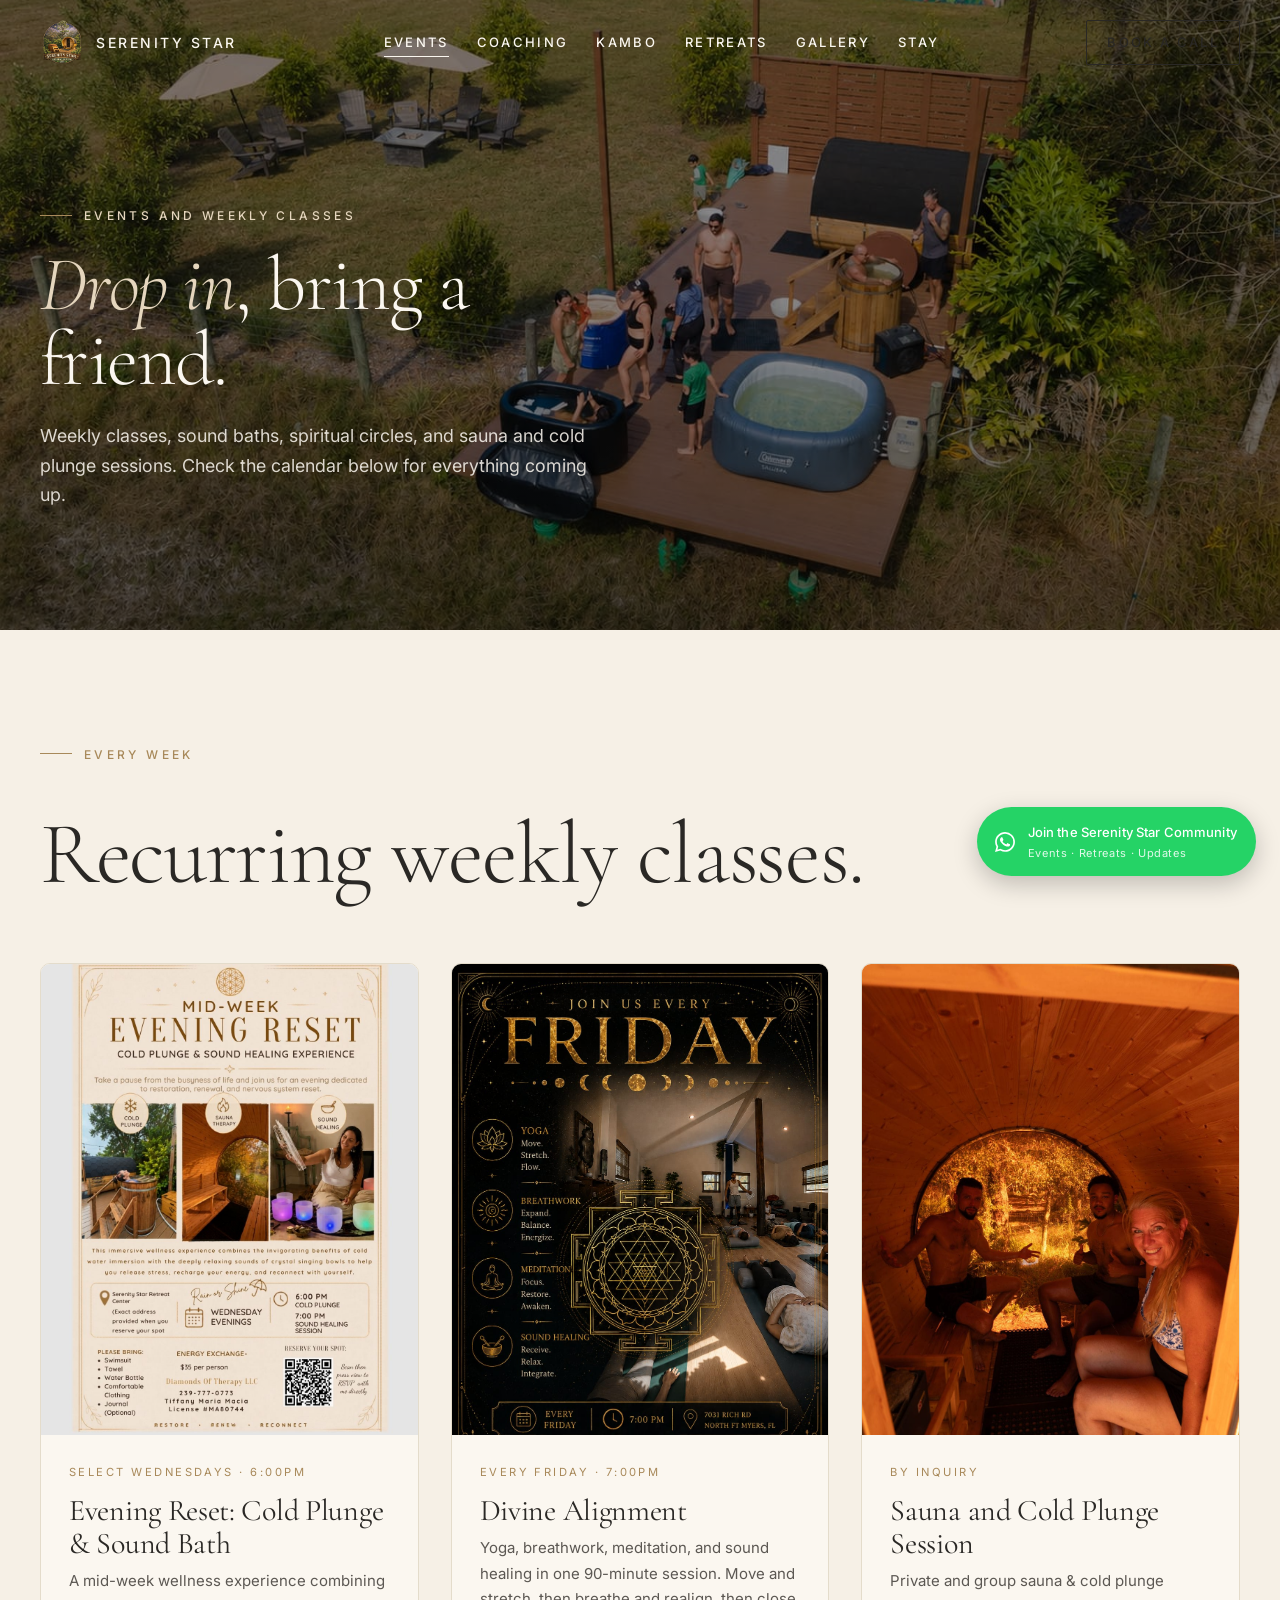
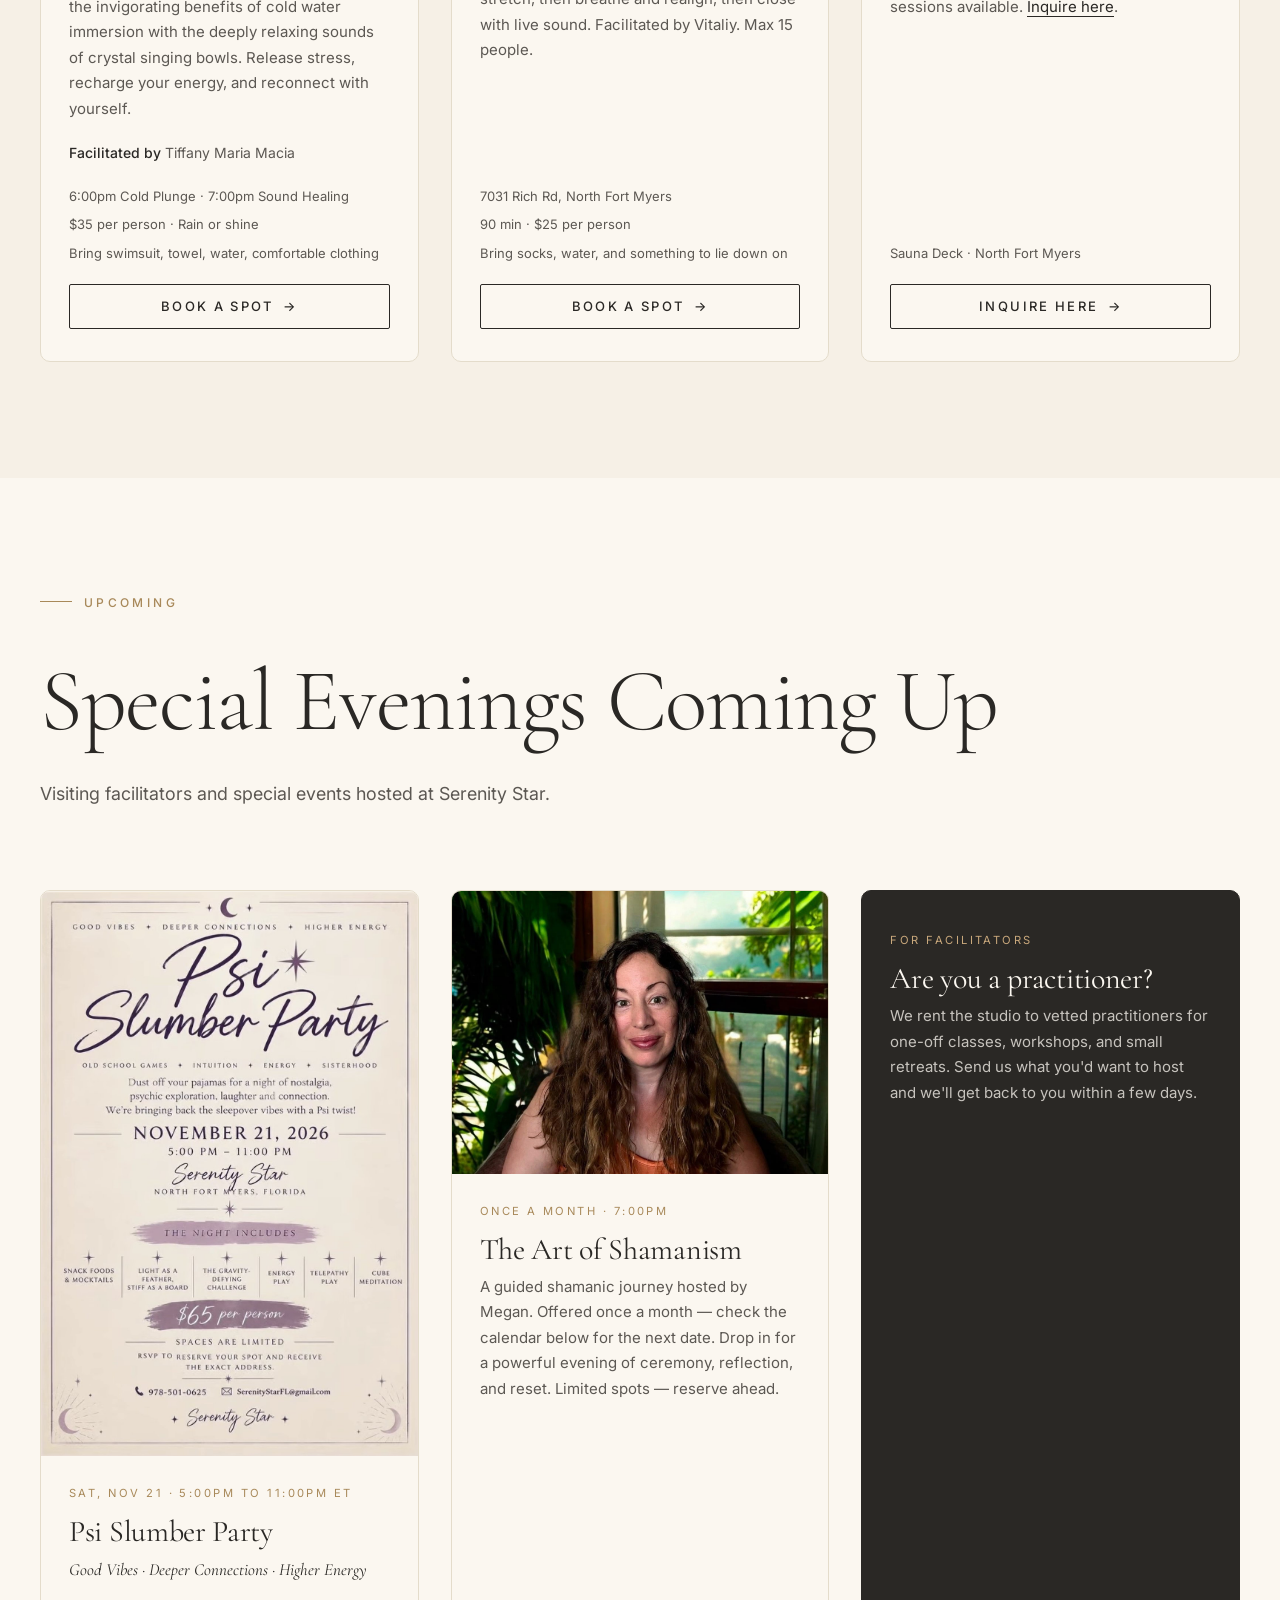
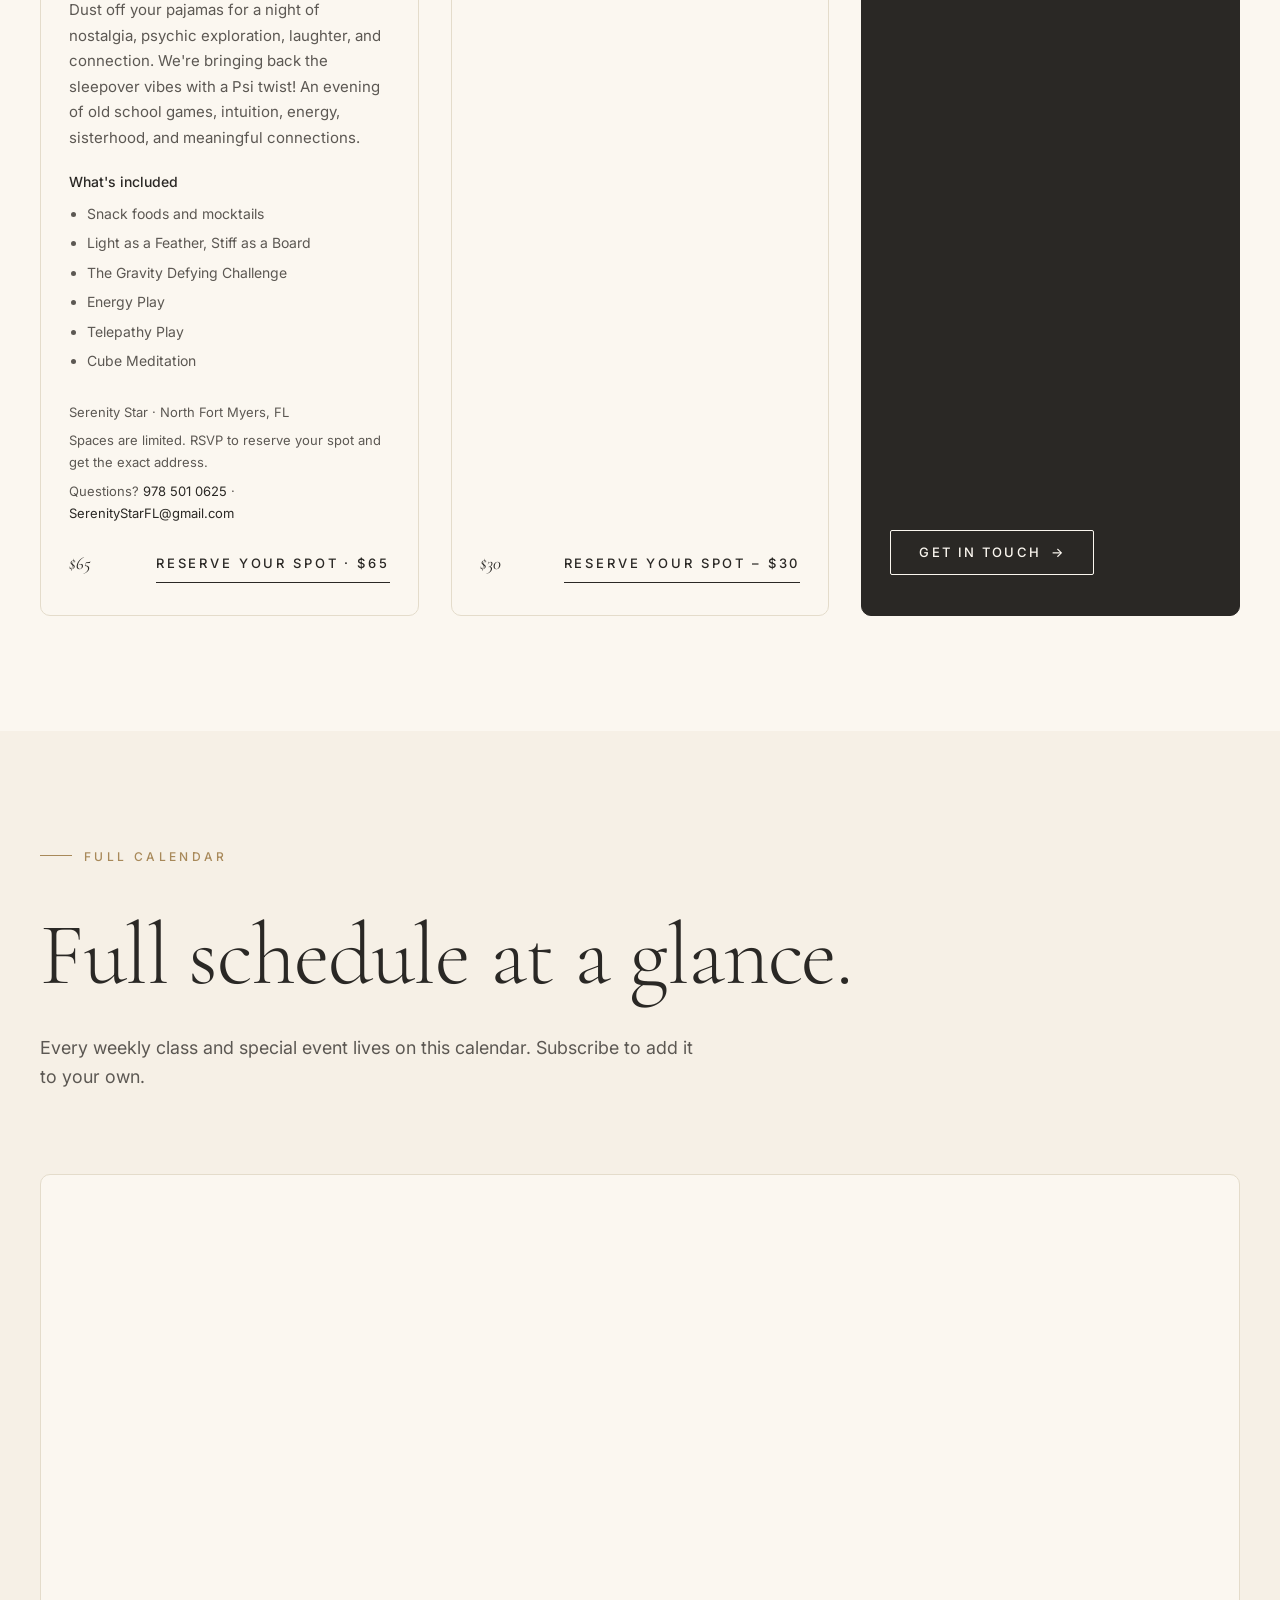
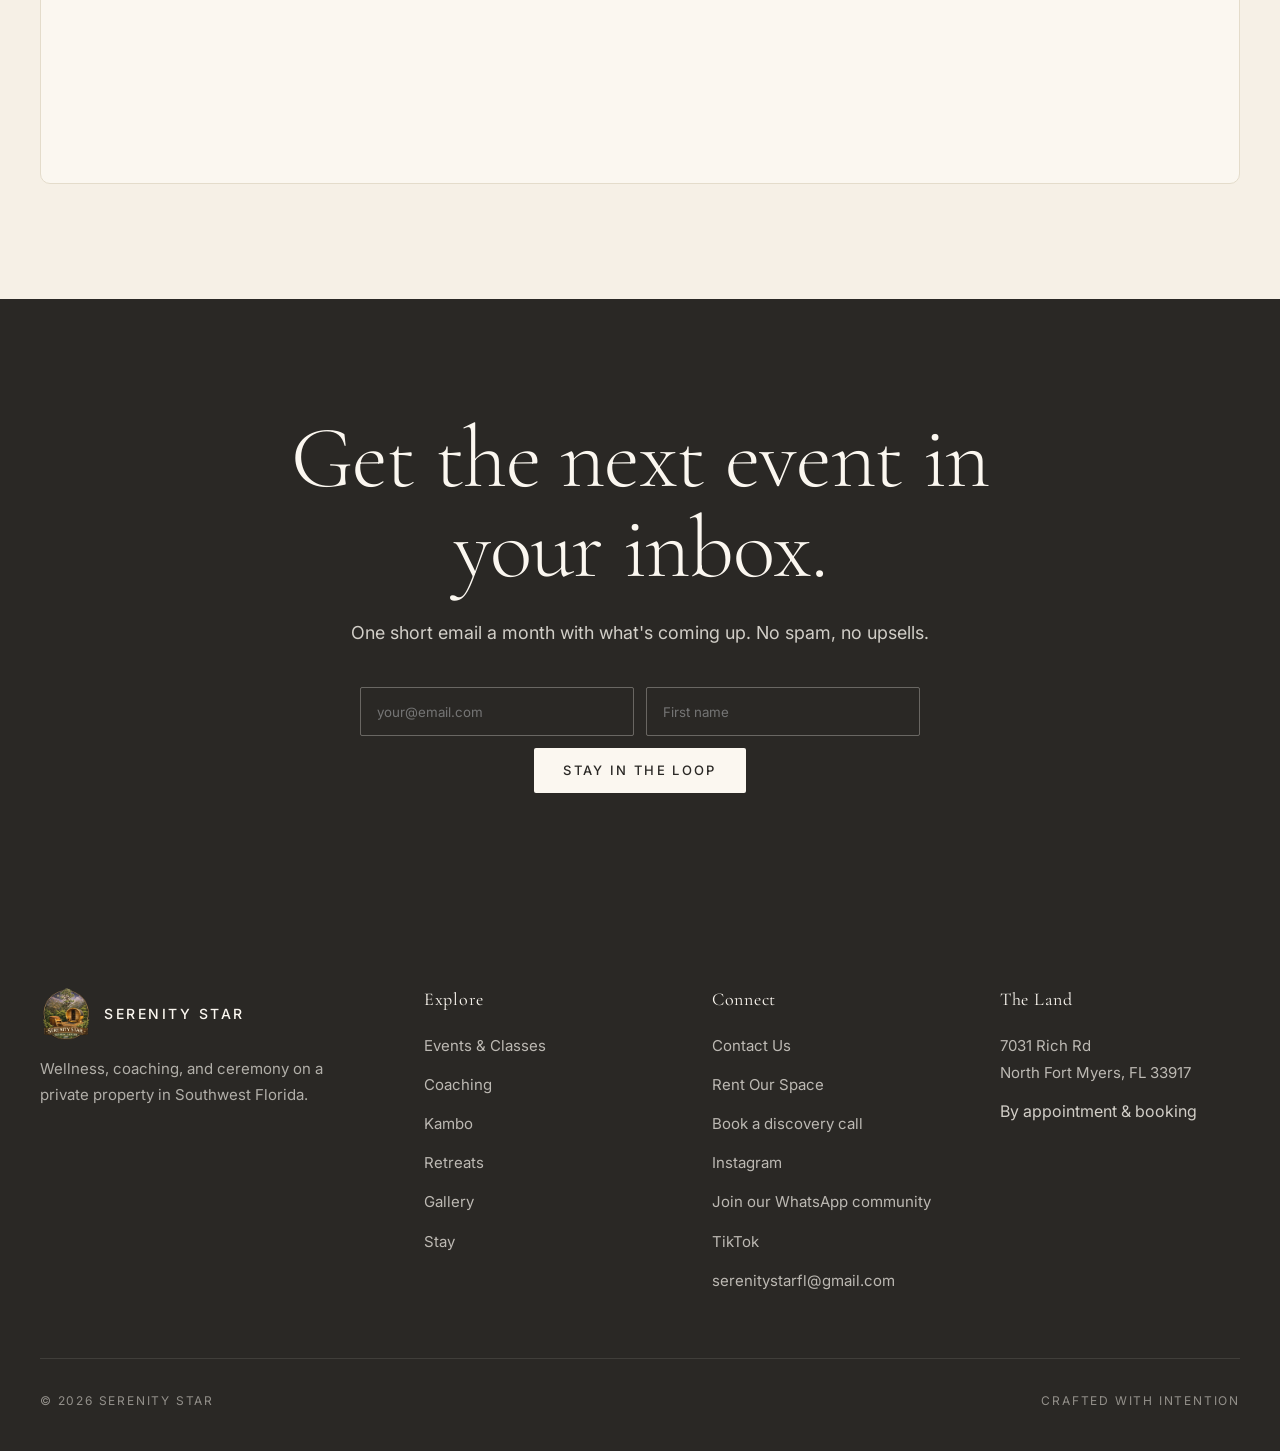
<file: docs/events.html>
<!DOCTYPE html>
<!-- =====================================================================
     EVENTS PAGE  (events.html)
     ----------------------------------------------------------------
     EDITING THIS PAGE:
     - Look for blocks marked 'EDIT:' below. Each one calls out the
       text, link, price, or image you can safely change.
     - Headlines live inside <h1>, <h2>, <h3> tags.
     - Body copy lives inside <p> tags.
     - Button text is the words between <a ...>...</a> tags.
     - Prices and dates are plain text inside the relevant card body.
     - To swap a photo, replace the src="assets/photos/<filename>.jpg".
     - Don't change indentation, the class="..." attributes, or the
       tag structure — those control how it looks.

     This page contains:
       - Hero
       - Every Week cards (Bridge Between, Divine Alignment, Sauna & Cold Plunge)
       - Special Evenings cards
       - Google Calendar embed (needs public-sharing fix — see comment by the iframe)
       - Email signup (Mailchimp — see comment inside the form)
       - Footer

     For the full guide, see CONTENT_GUIDE.md in the project root.
===================================================================== -->
<html lang="en">
<head>
  <meta charset="UTF-8" />
  <meta name="viewport" content="width=device-width, initial-scale=1.0" />
  <title>Events &amp; Weekly Classes | Serenity Star</title>
  <meta name="description" content="Weekly yoga, breathwork, sound baths, ice immersion, and special evenings on the property in North Fort Myers." />
  <!-- Open Graph / social share -->
  <meta property="og:title" content="Events & Weekly Classes | Serenity Star" />
  <meta property="og:description" content="Weekly yoga, breathwork, sound baths, ice immersion, and special evenings on the property in North Fort Myers." />
  <meta property="og:type" content="website" />
  <meta property="og:image" content="assets/photos/aerial-deck-people.jpg" />
  <meta property="og:url" content="https://serenitystar.co/events.html" />
  <meta name="twitter:card" content="summary_large_image" />
  <meta name="twitter:title" content="Events & Weekly Classes | Serenity Star" />
  <meta name="twitter:description" content="Weekly yoga, breathwork, sound baths, ice immersion, and special evenings on the property in North Fort Myers." />
  <meta name="twitter:image" content="assets/photos/aerial-deck-people.jpg" />
  <link rel="preconnect" href="https://fonts.googleapis.com" />
  <link rel="preconnect" href="https://fonts.gstatic.com" crossorigin />
  <link href="https://fonts.googleapis.com/css2?family=Cormorant+Garamond:ital,wght@0,300;0,400;0,500;1,300;1,400&family=Inter:wght@300;400;500;600&display=swap" rel="stylesheet" />
  <link rel="stylesheet" href="css/styles.css" />
  <link rel="icon" type="image/png" href="assets/logo/serenity-star-logo.png" />
  <!-- Events page style fixes: aligned buttons + one line heading -->
  <style>
    /* Push the small details and buttons to the bottom of each weekly card */
    .card-body > div[style*="display: grid"] { margin-top: auto !important; }
    /* Make the Inquire button full width like the Book buttons */
    .card-body > a.btn-ghost { align-self: stretch !important; }
    /* Let "Special Evenings Coming Up" sit on one line on wider screens */
    .bg-cream-soft .section-head { max-width: none; }
  </style>
</head>
<body>

  <header class="site-header is-light">
    <div class="container nav-row">
      <a href="index.html" class="brand">
        <span class="brand-mark"><img src="assets/logo/serenity-star-logo.png" alt="Serenity Star" /></span>
        <span class="brand-name">Serenity Star</span>
      </a>
      <nav>
        <ul class="nav-list">
          <li><a href="events.html">Events</a></li>
          <li><a href="coaching.html">Coaching</a></li>
          <li><a href="kambo.html">Kambo</a></li>
          <li><a href="retreats.html">Retreats</a></li>
          <li><a href="gallery.html">Gallery</a></li>
          <li><a href="stay.html">Stay</a></li>
        </ul>
      </nav>
      <a href="coaching.html" class="nav-cta">Book a call</a>
      <button class="nav-toggle" aria-label="Open menu"><span></span><span></span><span></span></button>
    </div>
  </header>

  <div class="mobile-nav">
    <button class="mobile-nav-close" aria-label="Close menu">×</button>
    <a href="index.html">Home</a>
    <a href="events.html">Events</a>
    <a href="coaching.html">Coaching</a>
    <a href="kambo.html">Kambo</a>
    <a href="retreats.html">Retreats</a>
    <a href="gallery.html">Gallery</a>
    <a href="stay.html">Stay</a>
    <a href="coaching.html" class="btn btn-primary">Book a call</a>
  </div>

  <!-- =================== HERO =================== -->
  <section class="hero hero-sub">
    <div class="hero-media">
      <img src="assets/photos/aerial-deck-people.jpg" alt="Aerial of the sauna deck with people" />
    </div>
    <div class="container hero-inner">
      <span class="eyebrow" style="color: var(--sand);">Events and Weekly Classes</span>
      <!-- EDIT: page headline (change the text between <h1>...</h1>) -->
      <h1><em>Drop in</em>, bring a friend.</h1>
      <!-- EDIT: hero intro paragraph -->
      <p class="lead">
        Weekly classes, sound baths, spiritual circles, and sauna and cold plunge
        sessions. Check the calendar below for everything coming up.
      </p>
    </div>
  </section>

  <!-- =================== EVERY WEEK =================== -->
  <!--
    ====================================================================
    BOOKING BUTTONS — Stripe-ready
    Every "Book a spot" / "Book a session" button below uses the
    Calendly URL as a placeholder. To switch to Stripe Checkout:

      1. In Stripe Dashboard, create a Product for each event/class
         (e.g. "The Bridge Between — single class").
      2. Create a Price for each Product and copy the
         Payment Link URL Stripe gives you (looks like:
         https://buy.stripe.com/XXXXXXXXXX).
      3. Open this file in a text editor and search for
         "calendly.com/serenitystarfl/30min" in the booking-button
         hrefs below. Replace each one with the matching Stripe
         Payment Link URL.

    Each booking button is marked with a STRIPE: comment so they're
    easy to find. Leave target="_blank" and rel="noopener" intact.
    ====================================================================
  -->
  <section>
    <div class="container">
      <div class="section-head reveal">
        <span class="eyebrow">Every Week</span>
        <h2 class="display">Recurring weekly classes.</h2>
      </div>

      <div class="card-grid reveal" style="grid-template-columns: repeat(auto-fit, minmax(320px, 1fr));">

        <!-- Cards ordered chronologically through the week: Wed → Thu → Fri, then Sauna (by inquiry). -->

        <!-- Evening Reset (Wednesdays — Cold Plunge + Sound Bath with Tiffany) -->
        <article class="card">
          <div class="card-image portrait">
            <img src="assets/photos/evening-reset-event.jpg" alt="Evening Reset event: Wednesday Cold Plunge and Sound Healing session at Serenity Star with Tiffany Maria Macia" />
          </div>
          <div class="card-body">
            <span class="card-tag">Select Wednesdays · 6:00pm</span>
            <h3>Evening Reset: Cold Plunge &amp; Sound Bath</h3>
            <p>A mid-week wellness experience combining the invigorating benefits of cold water immersion with the deeply relaxing sounds of crystal singing bowls. Release stress, recharge your energy, and reconnect with yourself.</p>
            <p style="font-size: 0.875rem;">
              <strong style="color: var(--ink); font-weight: 500;">Facilitated by</strong> Tiffany Maria Macia
            </p>
            <div style="display: grid; gap: 0.4rem; margin: 0.5rem 0 1.25rem; font-family: var(--font-body); font-size: 0.8125rem; color: var(--ink-soft);">
              <div>6:00pm Cold Plunge · 7:00pm Sound Healing</div>
              <div>$35 per person · Rain or shine</div>
              <div>Bring swimsuit, towel, water, comfortable clothing</div>
            </div>
            <div style="display: flex; gap: 0.75rem; flex-wrap: wrap; align-self: stretch;">
              <!-- Stripe checkout — direct payment for The Evening Reset -->
              <a href="https://buy.stripe.com/fZucMY5F40it7HpgaSf3a02" target="_blank" rel="noopener" class="btn btn-ghost btn-arrow" style="flex: 1; min-width: 130px;">Book a spot</a>
            </div>
          </div>
        </article>

        <!-- Divine Alignment -->
        <article class="card">
          <div class="card-image portrait">
            <img src="assets/photos/divine-alignment.jpg" alt="Divine Alignment, Fridays at Serenity Star" />
          </div>
          <div class="card-body">
            <span class="card-tag">Every Friday · 7:00pm</span>
            <h3>Divine Alignment</h3>
            <p>Yoga, breathwork, meditation, and sound healing in one 90-minute session. Move and stretch, then breathe and realign, then close with live sound. Facilitated by Vitaliy. Max 15 people.</p>
            <div style="display: grid; gap: 0.4rem; margin: 0.5rem 0 1.25rem; font-family: var(--font-body); font-size: 0.8125rem; color: var(--ink-soft);">
              <div>7031 Rich Rd, North Fort Myers</div>
              <div>90 min · $25 per person</div>
              <div>Bring socks, water, and something to lie down on</div>
            </div>
            <div style="display: flex; gap: 0.75rem; flex-wrap: wrap; align-self: stretch;">
              <!-- Stripe checkout — direct payment for Divine Alignment -->
              <a href="https://buy.stripe.com/dRm9AMffE2qBgdVe2Kf3a01" target="_blank" rel="noopener" class="btn btn-ghost btn-arrow" style="flex: 1; min-width: 130px;">Book a spot</a>
            </div>
          </div>
        </article>

        <!-- Sauna and Cold Plunge -->
        <article class="card">
          <!-- IMAGE NOTE: previously used sauna-deck-sunset.jpg which had the plastic hot tub visible at right. -->
          <div class="card-image portrait">
            <img src="assets/photos/sauna-inside-people.jpg" alt="Inside the cedar barrel sauna looking out at the property" />
          </div>
          <div class="card-body">
            <span class="card-tag">By Inquiry</span>
            <h3>Sauna and Cold Plunge Session</h3>
            <p>Private and group sauna &amp; cold plunge sessions available. <a href="contact.html" style="color: var(--ink); border-bottom: 1px solid var(--ink);">Inquire here</a>.</p>
            <div style="display: grid; gap: 0.4rem; margin: 0.5rem 0 1.25rem; font-family: var(--font-body); font-size: 0.8125rem; color: var(--ink-soft);">
              <div>Sauna Deck · North Fort Myers</div>
            </div>
            <a href="contact.html" class="btn btn-ghost btn-arrow" style="align-self: flex-start;">Inquire here</a>
          </div>
        </article>

      </div>
    </div>
  </section>

  <!-- =================== UPCOMING SPECIAL EVENTS =================== -->
  <section class="bg-cream-soft">
    <div class="container">
      <div class="section-head reveal">
        <span class="eyebrow">Upcoming</span>
        <h2 class="display">Special Evenings Coming Up</h2>
        <p class="lead">
          Visiting facilitators and special events hosted at Serenity Star.
        </p>
      </div>

      <div class="card-grid reveal">

                   <!-- Psi Slumber Party (Sat Nov 21, 2026). Delete this whole card after the event. -->
        <article class="card">
          <div class="card-image portrait" style="aspect-ratio: 2 / 3;">
            <img src="assets/photos/psi-slumber-party-flyer.jpg" alt="Psi Slumber Party flyer. Saturday November 21, 2026, 5pm to 11pm at Serenity Star, North Fort Myers. $65 per person." loading="lazy" width="1017" height="1522" style="object-fit: contain; object-position: center; transform: none;" />
          </div>
          <div class="card-body">
            <span class="card-tag">Sat, Nov 21 · 5:00pm to 11:00pm ET</span>
            <h3>Psi Slumber Party</h3>
            <p style="font-family: var(--font-display); font-style: italic; color: var(--ink); font-size: 1.0625rem; margin-bottom: 0.75rem;">Good Vibes · Deeper Connections · Higher Energy</p>
            <p>Dust off your pajamas for a night of nostalgia, psychic exploration, laughter, and connection. We're bringing back the sleepover vibes with a Psi twist! An evening of old school games, intuition, energy, sisterhood, and meaningful connections.</p>
            <p style="font-size: 0.875rem; margin-bottom: 0.5rem;"><strong style="color: var(--ink); font-weight: 500;">What's included</strong></p>
            <ul style="margin: 0 0 1.25rem; padding-left: 1.1rem; display: grid; gap: 0.35rem; font-size: 0.875rem; color: var(--ink-soft);">
              <li>Snack foods and mocktails</li>
              <li>Light as a Feather, Stiff as a Board</li>
              <li>The Gravity Defying Challenge</li>
              <li>Energy Play</li>
              <li>Telepathy Play</li>
              <li>Cube Meditation</li>
            </ul>
            <div style="margin-top: auto;">
              <div style="display: grid; gap: 0.4rem; margin: 0.5rem 0 1.25rem; font-family: var(--font-body); font-size: 0.8125rem; color: var(--ink-soft);">
                <div>Serenity Star · North Fort Myers, FL</div>
                <div>Spaces are limited. RSVP to reserve your spot and get the exact address.</div>
                <div>Questions? <a href="tel:+19785010625" style="color: var(--ink);">978 501 0625</a> · <a href="mailto:SerenityStarFL@gmail.com" style="color: var(--ink);">SerenityStarFL@gmail.com</a></div>
              </div>
              <div style="display: flex; justify-content: space-between; align-items: center; gap: 1rem;">
                <span style="font-family: var(--font-display); font-style: italic; color: var(--ink); font-size: 1.125rem;">$65</span>
                <a href="https://buy.stripe.com/9B68wIgjId5fgdVcYGf3a08" target="_blank" rel="noopener" class="btn-link" aria-label="Reserve your spot at Psi Slumber Party for $65">Reserve Your Spot · $65</a>
              </div>
            </div>
          </div>
        </article>
           
        <!-- The Art of Shamanism with Megan -->
        <article class="card">
          <div class="card-image">
            <img src="assets/photos/megan-coaching-headshot.jpg" alt="Megan, facilitator of The Art of Shamanism" />
          </div>
          <div class="card-body">
            <span class="card-tag">Once a month · 7:00pm</span>
            <h3>The Art of Shamanism</h3>
            <p>A guided shamanic journey hosted by Megan. Offered once a month — check the calendar below for the next date. Drop in for a powerful evening of ceremony, reflection, and reset. Limited spots — reserve ahead.</p>
            <div style="display: flex; justify-content: space-between; align-items: center; margin-top: auto;">
              <span style="font-family: var(--font-display); font-style: italic; color: var(--ink); font-size: 1.125rem;">$30</span>
              <a href="https://buy.stripe.com/eVqbIUffEe9jgdV2k2f3a03" target="_blank" rel="noopener" class="btn-link">Reserve Your Spot – $30</a>
            </div>
          </div>
        </article>

        <!-- Practitioner outreach (dark card) -->
        <article class="card" style="background: var(--ink); border-color: var(--ink); color: var(--cream-soft);">
          <div class="card-body" style="padding: 2.5rem 1.75rem;">
            <span class="card-tag" style="color: var(--clay);">For Facilitators</span>
            <h3 style="color: var(--cream-soft);">Are you a practitioner?</h3>
            <p style="color: rgba(251,247,240,0.75);">We rent the studio to vetted practitioners for one-off classes, workshops, and small retreats. Send us what you'd want to host and we'll get back to you within a few days.</p>
            <a href="contact.html" class="btn btn-outline-light btn-arrow" style="align-self: flex-start; margin-top: auto;">Get in touch</a>
          </div>
        </article>

      </div>
    </div>
  </section>

  <!-- =================== FULL CALENDAR =================== -->
  <section id="full-calendar">
    <div class="container">
      <div class="section-head reveal">
        <span class="eyebrow">Full Calendar</span>
        <h2 class="display">Full schedule at a glance.</h2>
        <p class="lead">
          Every weekly class and special event lives on this calendar. Subscribe to add it to your own.
        </p>
      </div>

      <div class="reveal" style="border-radius: var(--radius-soft); overflow: hidden; border: 1px solid var(--line); background: var(--cream-soft);">
        <!-- CALENDAR PERMISSION FIX NEEDED:
        To make this calendar visible to the public:
        1. Go to calendar.google.com on desktop
        2. Find the Serenity Star Events calendar in the left sidebar
        3. Click the three dots next to it and select Settings and sharing
        4. Under Access permissions, check the box that says Make available to public
        5. Click OK on the confirmation popup
        6. The calendar on the website will update automatically within a few minutes
        -->
        <iframe src="https://calendar.google.com/calendar/embed?src=ccb9e6b9e9c71ea43ed21ac69ad2fae79724637e410d00942759b139cd5c8aa5%40group.calendar.google.com&ctz=America%2FNew_York" style="border: 0; border-radius: 4px;" width="100%" height="600" frameborder="0" scrolling="no"></iframe>
      </div>
    </div>
  </section>

  <!-- =================== EMAIL SIGNUP =================== -->
  <section class="bg-ink">
    <div class="container-narrow text-center reveal">
      <h2 class="display" style="color: var(--cream-soft);">
        Get the next event in your inbox.
      </h2>
      <p class="lead" style="color: rgba(251,247,240,0.8); margin: 1.5rem auto 2.5rem;">
        One short email a month with what's coming up. No spam, no upsells.
      </p>

      <!-- Mailchimp signup form (Serenity Star audience). Form submits to Mailchimp
           and the confirmation opens in a new tab. -->
      <form action="https://serenitystarwellness.us12.list-manage.com/subscribe/post?u=39a93b07fe026bcb90cc39a70&id=45cb70325d&f_id=00f28de3f0" method="post" target="_blank" class="form mailchimp-form"
        style="max-width: 560px; margin: 0 auto;">
        <div style="display: flex; gap: 0.75rem; flex-wrap: wrap; justify-content: center;">
          <input type="email" name="EMAIL" placeholder="your@email.com" required
            style="flex: 1; min-width: 200px; padding: 0.95rem 1rem; border: 1px solid rgba(251,247,240,0.3); background: transparent; color: var(--cream-soft); border-radius: 2px; font-family: var(--font-body);" />
          <input type="text" name="FNAME" placeholder="First name"
            style="flex: 1; min-width: 160px; padding: 0.95rem 1rem; border: 1px solid rgba(251,247,240,0.3); background: transparent; color: var(--cream-soft); border-radius: 2px; font-family: var(--font-body);" />
          <button type="submit" class="btn btn-light">Stay in the loop</button>
        </div>
        <!-- Anti-bot honeypot (Mailchimp requires this; do not remove). -->
        <div style="position: absolute; left: -5000px;" aria-hidden="true">
          <input type="text" name="b_39a93b07fe026bcb90cc39a70_45cb70325d" tabindex="-1" value="">
        </div>
      </form>
    </div>
  </section>

  <!-- =================== FOOTER =================== -->
  <!-- EDIT: footer (shared with every page) — update once and copy/paste to all 7 HTML files -->
  <footer class="site-footer">
    <div class="container">
      <div class="footer-grid">
        <div class="footer-brand">
          <div class="brand">
            <span class="brand-mark"><img src="assets/logo/serenity-star-logo.png" alt="Serenity Star" /></span>
            <span class="brand-name">Serenity Star</span>
          </div>
          <p>Wellness, coaching, and ceremony on a private property in Southwest Florida.</p>
        </div>
        <div>
          <h4>Explore</h4>
          <ul>
            <li><a href="events.html">Events &amp; Classes</a></li>
            <li><a href="coaching.html">Coaching</a></li>
            <li><a href="kambo.html">Kambo</a></li>
            <li><a href="retreats.html">Retreats</a></li>
            <li><a href="gallery.html">Gallery</a></li>
            <li><a href="stay.html">Stay</a></li>
          </ul>
        </div>
        <div>
          <h4>Connect</h4>
          <ul>
            <li><a href="contact.html">Contact Us</a></li>
            <li><a href="contact.html">Rent Our Space</a></li>
            <li><a href="coaching.html">Book a discovery call</a></li>
            <!-- Replace with Brittany's Instagram handle -->
            <li><a href="https://instagram.com/SerenityStarFL" target="_blank" rel="noopener">Instagram</a></li>
            <li><a href="https://chat.whatsapp.com/LCV1WsL05Qp3bKisuwAA6p" target="_blank" rel="noopener">Join our WhatsApp community</a></li>
            <li><a href="https://www.tiktok.com/@serenitystarfl" target="_blank" rel="noopener">TikTok</a></li>
            <li><a href="mailto:serenitystarfl@gmail.com">serenitystarfl@gmail.com</a></li>
          </ul>
        </div>
        <div>
          <h4>The Land</h4>
          <ul>
            <li><a href="https://maps.google.com/?q=7031+Rich+Rd+North+Fort+Myers+FL+33917" target="_blank" rel="noopener">7031 Rich Rd<br/>North Fort Myers, FL 33917</a></li>
            <li>By appointment &amp; booking</li>
          </ul>
        </div>
      </div>
      <div class="footer-meta">
        <span>© 2026 Serenity Star</span>
        <span>Crafted with intention</span>
      </div>
    </div>
  </footer>

  <script src="js/main.js"></script>
  <!-- Mailchimp form validation -->
  <script src="//s3.amazonaws.com/downloads.mailchimp.com/js/mc-validate.js"></script>
</body>
</html>
</file>
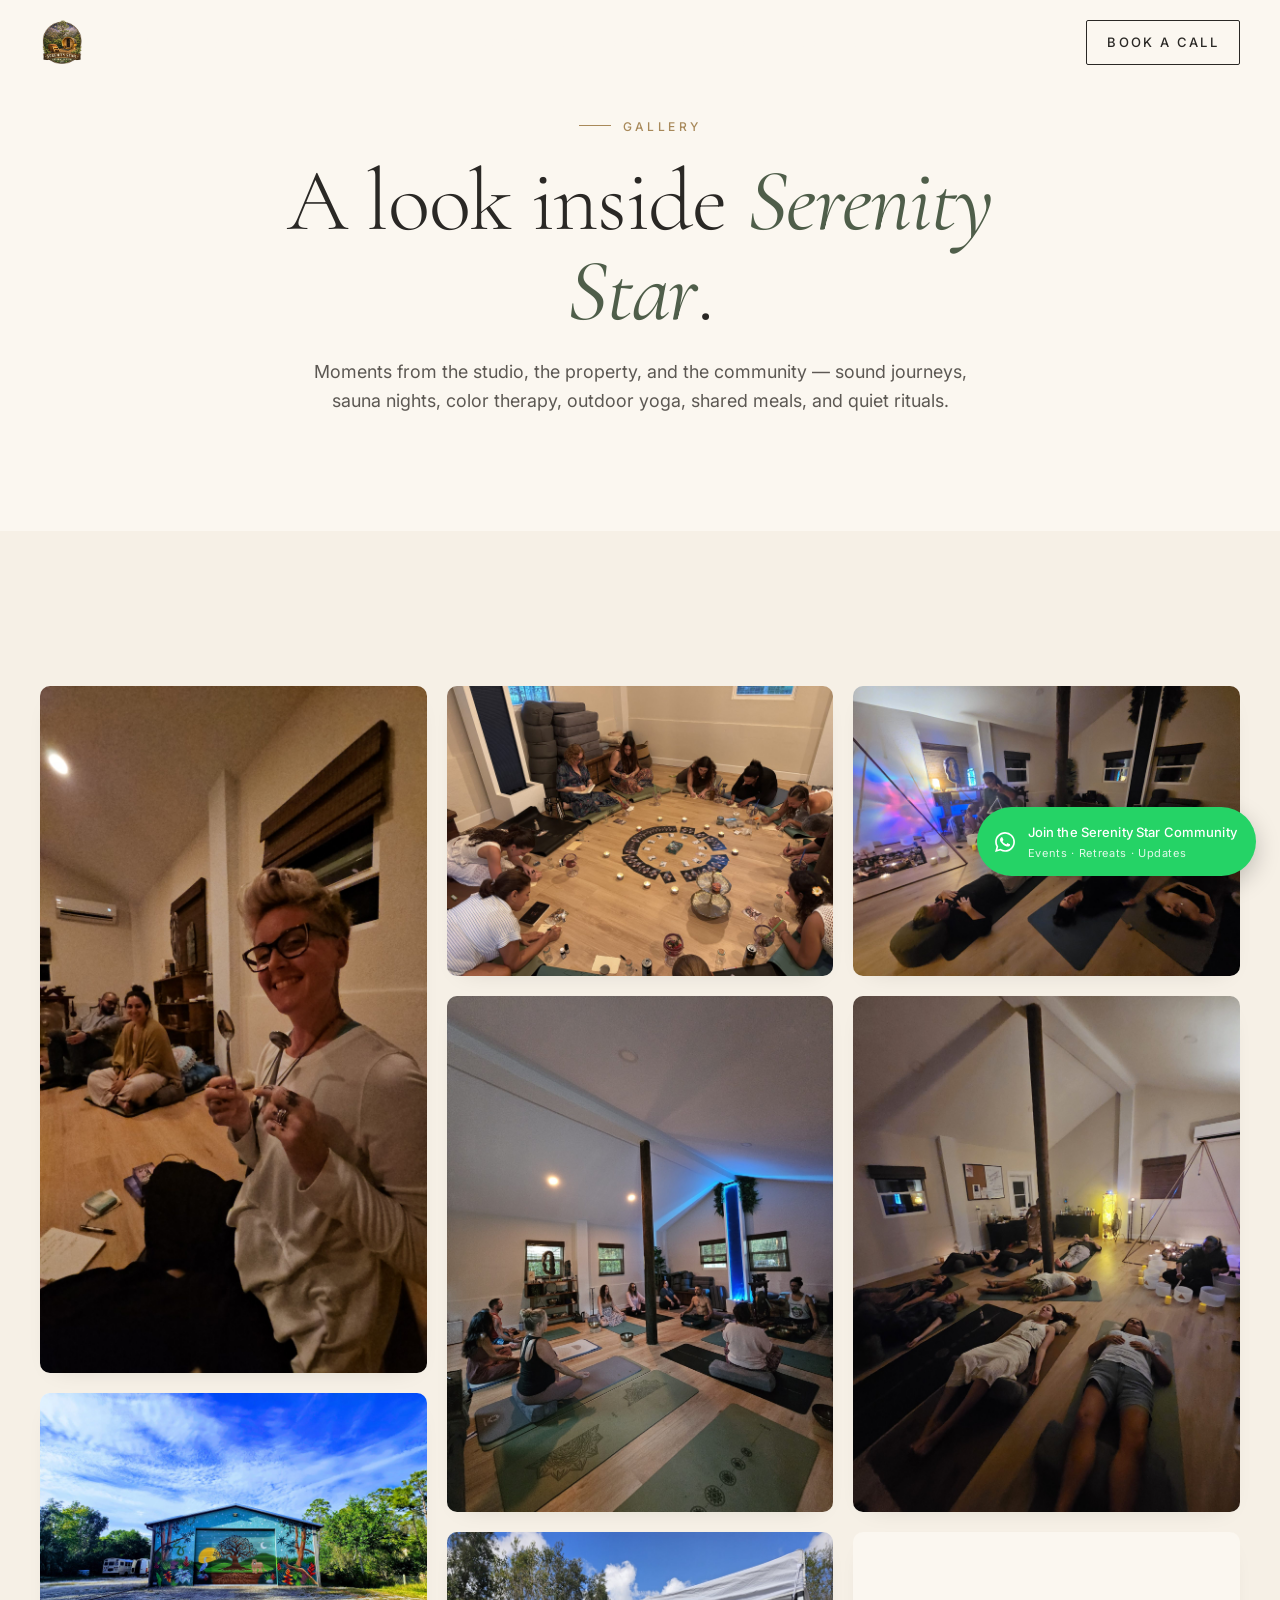
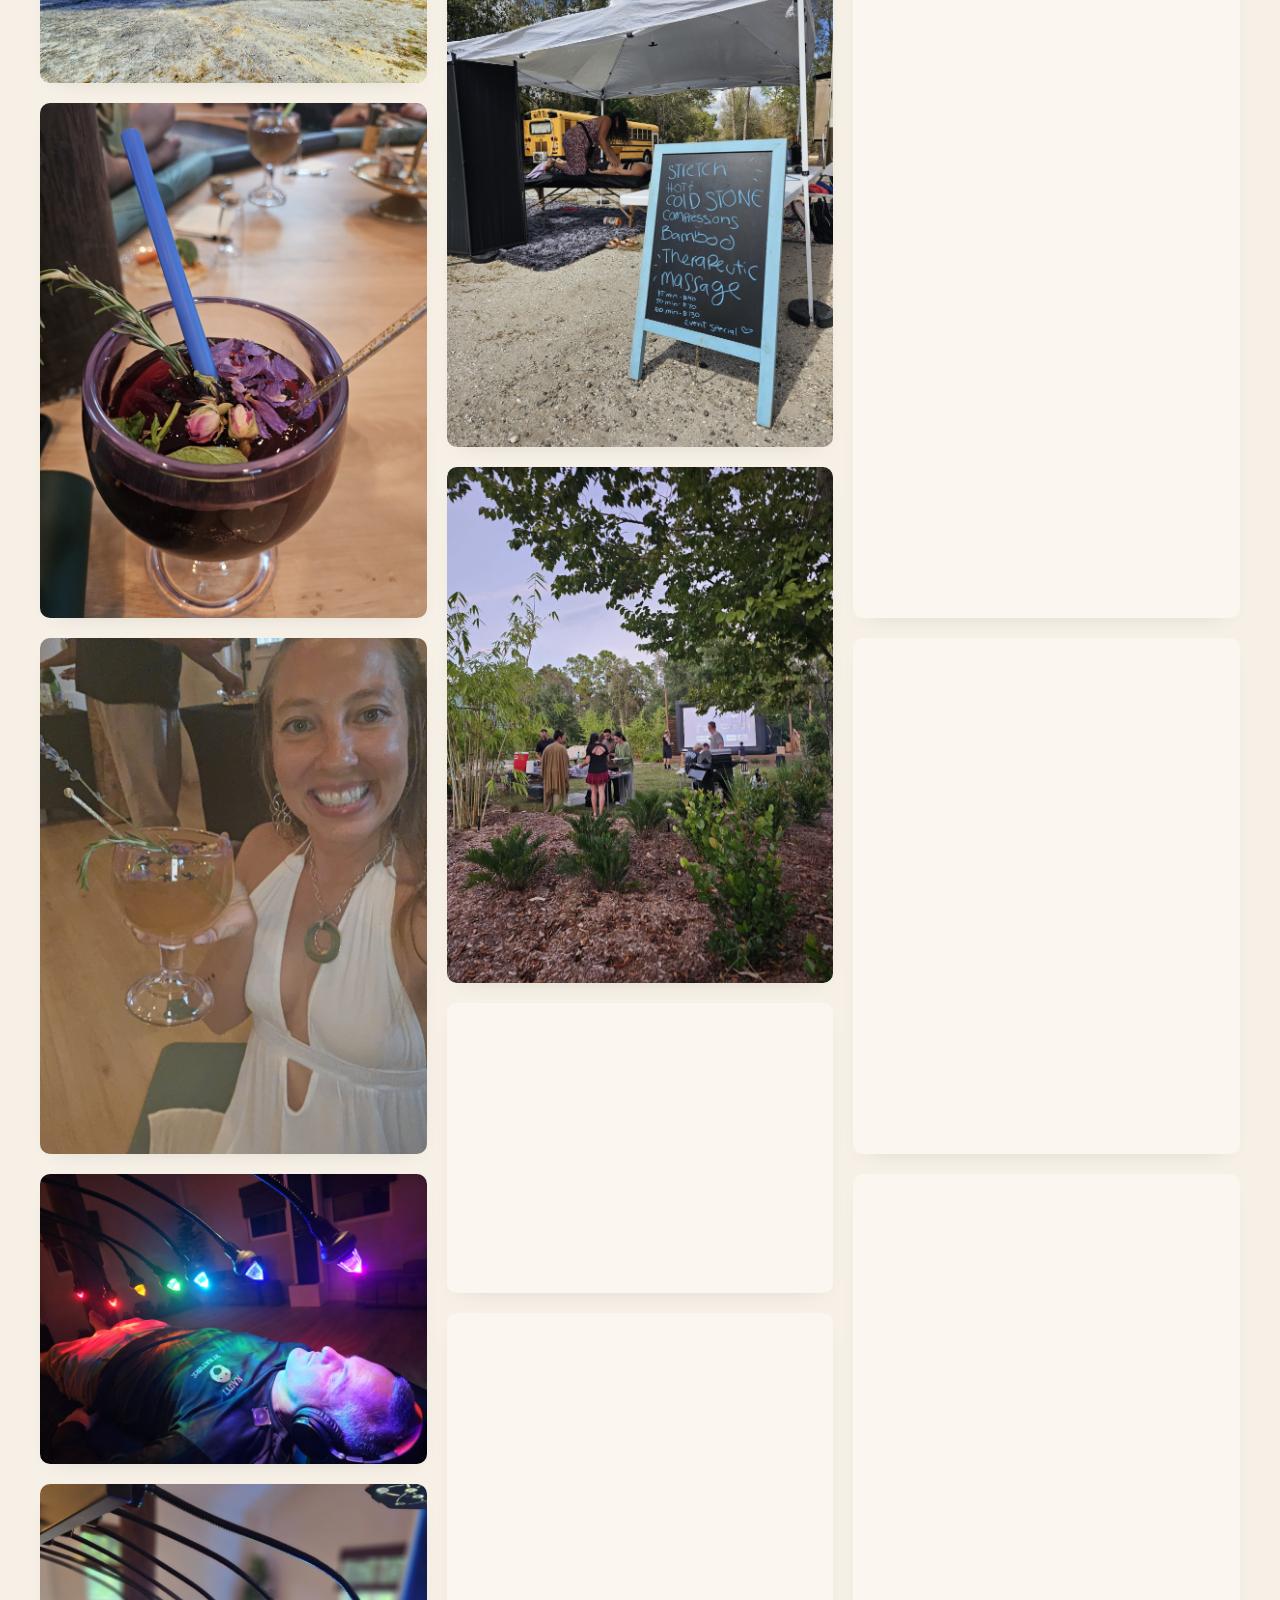
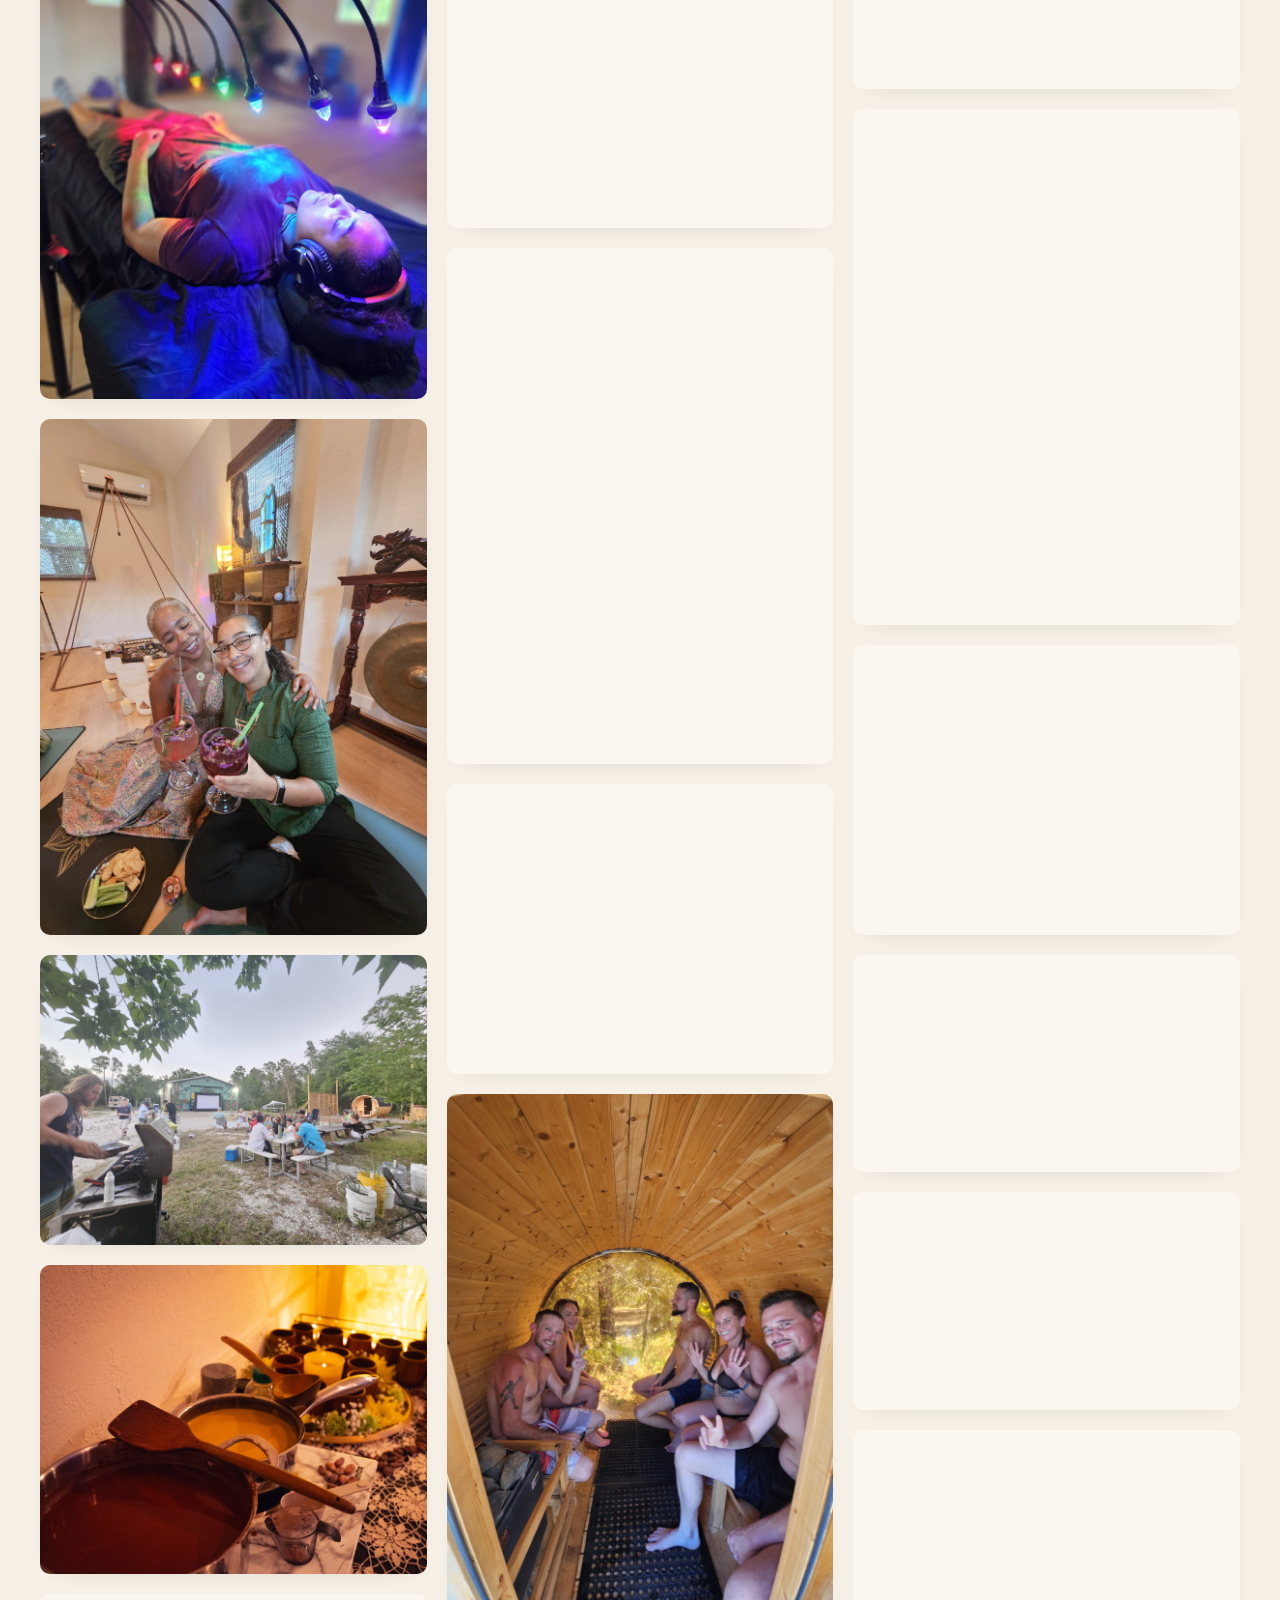
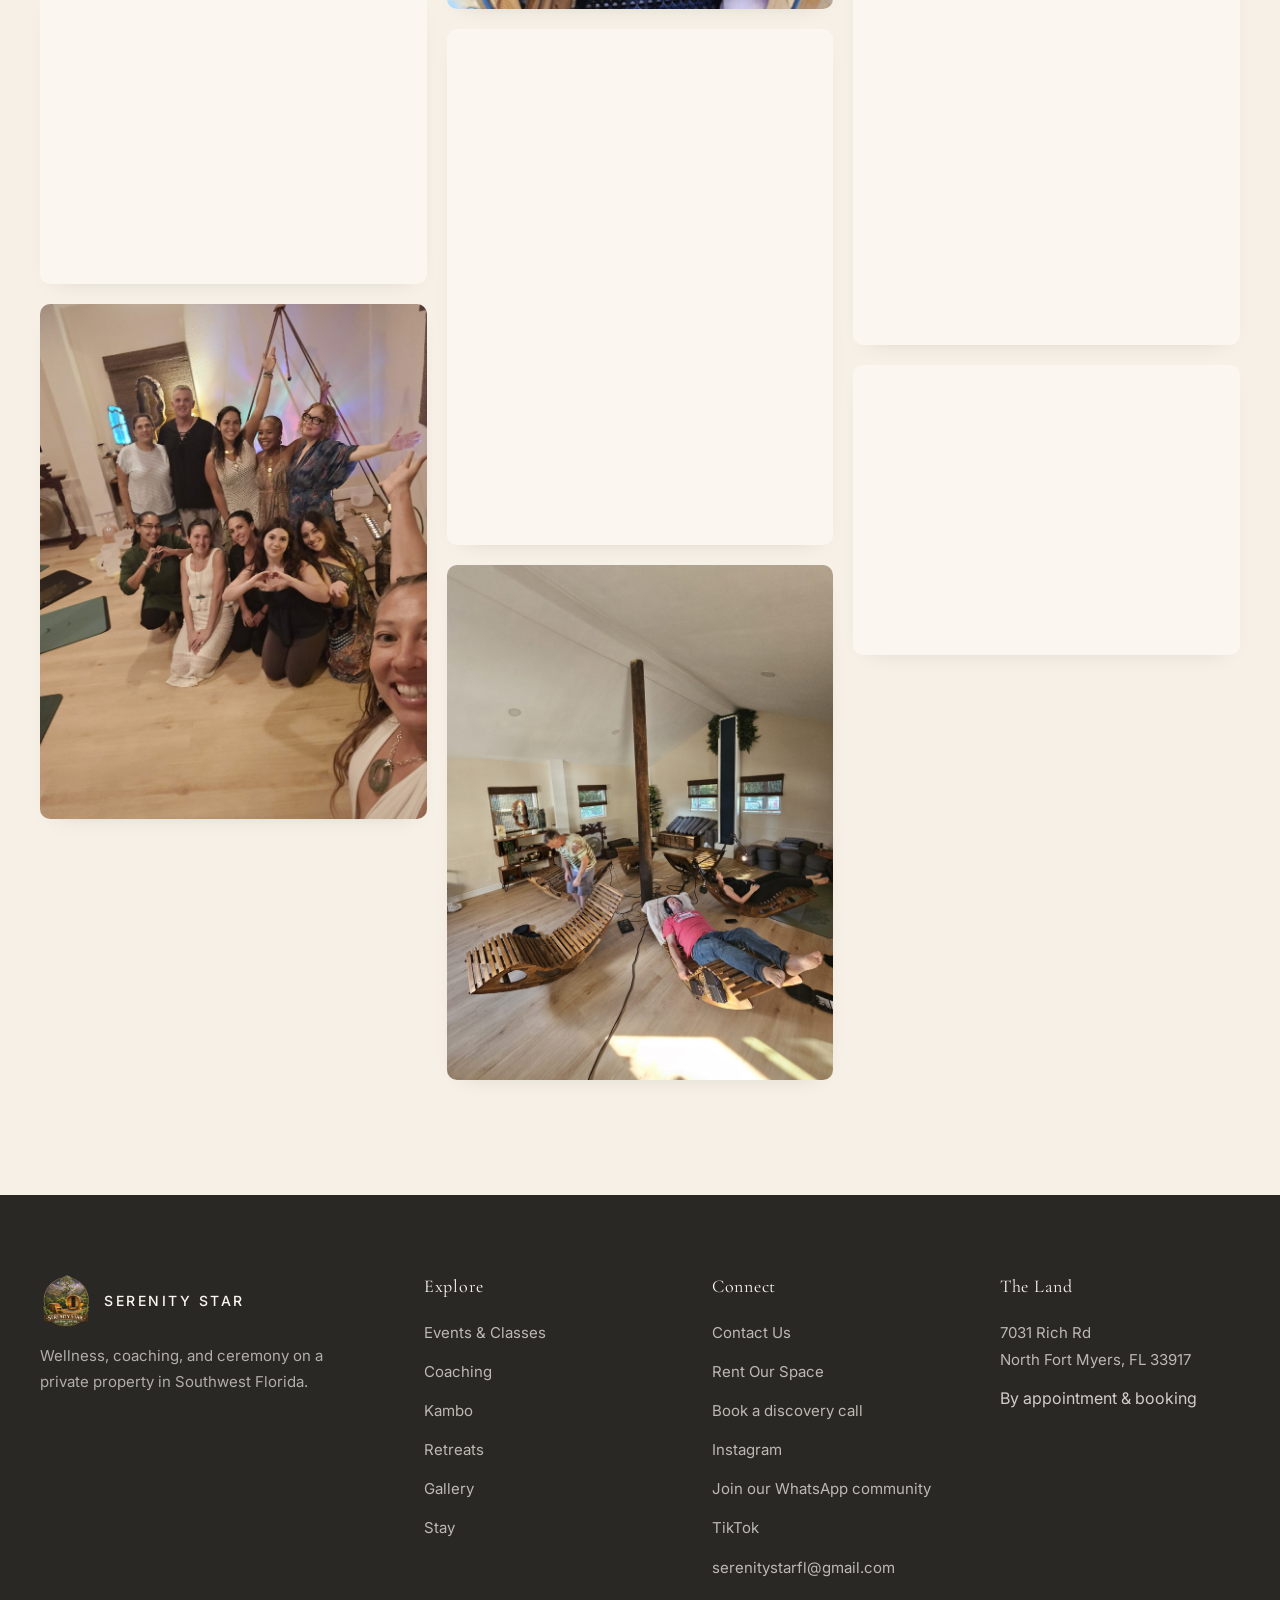
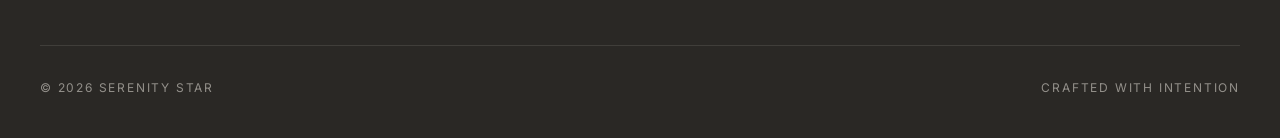
<file: docs/gallery.html>
<!DOCTYPE html>
<!-- =====================================================================
     GALLERY PAGE  (gallery.html)
     ----------------------------------------------------------------
     A masonry-style grid of property and event photos. Images live in
     assets/photos/gallery/ — to add or replace an image:
       1. Drop the new file into assets/photos/gallery/
       2. Add a <figure class="gallery-item"> block below following the
          existing pattern. Keep the loading="lazy" attribute so the
          page stays fast on mobile.

     This page contains:
       - Hero
       - Image grid (lightbox enabled via js/main.js)
       - Footer
===================================================================== -->
<html lang="en">
<head>
  <meta charset="UTF-8" />
  <meta name="viewport" content="width=device-width, initial-scale=1.0" />
  <title>Gallery | Serenity Star</title>
  <meta name="description" content="A look inside Serenity Star — the studio, the property, our community gatherings, sound journeys, and wellness experiences in North Fort Myers, Florida." />
  <meta property="og:title" content="Gallery | Serenity Star" />
  <meta property="og:description" content="Photos of the property, the studio, sound journeys, sauna nights, and community gatherings at Serenity Star." />
  <meta property="og:type" content="website" />
  <meta property="og:image" content="assets/photos/gallery/sound-journey.jpg" />
  <meta property="og:url" content="https://serenitystar.co/gallery.html" />
  <meta name="twitter:card" content="summary_large_image" />
  <meta name="twitter:title" content="Gallery | Serenity Star" />
  <meta name="twitter:description" content="Photos of the property, the studio, sound journeys, sauna nights, and community gatherings at Serenity Star." />
  <meta name="twitter:image" content="assets/photos/gallery/sound-journey.jpg" />
  <link rel="preconnect" href="https://fonts.googleapis.com" />
  <link rel="preconnect" href="https://fonts.gstatic.com" crossorigin />
  <link href="https://fonts.googleapis.com/css2?family=Cormorant+Garamond:ital,wght@0,300;0,400;0,500;1,300;1,400&family=Inter:wght@300;400;500;600&display=swap" rel="stylesheet" />
  <link rel="stylesheet" href="css/styles.css" />
  <link rel="icon" type="image/png" href="assets/logo/serenity-star-logo.png" />
</head>
<body>

  <header class="site-header is-light">
    <div class="container nav-row">
      <a href="index.html" class="brand">
        <span class="brand-mark"><img src="assets/logo/serenity-star-logo.png" alt="Serenity Star" /></span>
        <span class="brand-name">Serenity Star</span>
      </a>
      <nav>
        <ul class="nav-list">
          <li><a href="events.html">Events</a></li>
          <li><a href="coaching.html">Coaching</a></li>
          <li><a href="kambo.html">Kambo</a></li>
          <li><a href="retreats.html">Retreats</a></li>
          <li><a href="gallery.html">Gallery</a></li>
          <li><a href="stay.html">Stay</a></li>
        </ul>
      </nav>
      <a href="coaching.html" class="nav-cta">Book a call</a>
      <button class="nav-toggle" aria-label="Open menu"><span></span><span></span><span></span></button>
    </div>
  </header>

  <div class="mobile-nav">
    <button class="mobile-nav-close" aria-label="Close menu">×</button>
    <a href="index.html">Home</a>
    <a href="events.html">Events</a>
    <a href="coaching.html">Coaching</a>
    <a href="kambo.html">Kambo</a>
    <a href="retreats.html">Retreats</a>
    <a href="gallery.html">Gallery</a>
    <a href="stay.html">Stay</a>
    <a href="coaching.html" class="btn btn-primary">Book a call</a>
  </div>

  <!-- =================== HERO =================== -->
  <section class="bg-cream-soft" style="padding-top: 7rem;">
    <div class="container-narrow text-center reveal">
      <span class="eyebrow">Gallery</span>
      <h1 class="display">A look inside <em>Serenity Star</em>.</h1>
      <p class="lead" style="max-width: 60ch; margin: 1.25rem auto 0;">
        Moments from the studio, the property, and the community &mdash; sound journeys,
        sauna nights, color therapy, outdoor yoga, shared meals, and quiet rituals.
      </p>
    </div>
  </section>

  <!-- =================== GALLERY GRID =================== -->
  <section>
    <div class="container">
      <div class="gallery-grid reveal">
        <figure class="gallery-item" data-caption="Aubrey spoons">
          <img src="assets/photos/gallery/aubrey-spoons.jpg" alt="Aubrey spoons" loading="lazy" decoding="async" width="1600" height="2841" />
        </figure>
        <figure class="gallery-item" data-caption="Barn mural">
          <img src="assets/photos/gallery/barn-mural.jpg" alt="Barn mural" loading="lazy" decoding="async" width="1600" height="1200" />
        </figure>
        <figure class="gallery-item" data-caption="Botanical mocktail">
          <img src="assets/photos/gallery/botanical-mocktail.jpg" alt="Botanical mocktail" loading="lazy" decoding="async" width="1600" height="2133" />
        </figure>
        <figure class="gallery-item" data-caption="Brittany mocktail">
          <img src="assets/photos/gallery/brittany-mocktail.jpg" alt="Brittany mocktail" loading="lazy" decoding="async" width="1600" height="2133" />
        </figure>
        <figure class="gallery-item" data-caption="Color therapy man">
          <img src="assets/photos/gallery/color-therapy-man.jpg" alt="Color therapy man" loading="lazy" decoding="async" width="1600" height="1200" />
        </figure>
        <figure class="gallery-item" data-caption="Color therapy woman">
          <img src="assets/photos/gallery/color-therapy-woman.jpg" alt="Color therapy woman" loading="lazy" decoding="async" width="1600" height="2133" />
        </figure>
        <figure class="gallery-item" data-caption="Community mocktail pyramid">
          <img src="assets/photos/gallery/community-mocktail-pyramid.jpg" alt="Community mocktail pyramid" loading="lazy" decoding="async" width="1600" height="2133" />
        </figure>
        <figure class="gallery-item" data-caption="Cookout outdoor movie">
          <img src="assets/photos/gallery/cookout-outdoor-movie.jpg" alt="Cookout outdoor movie" loading="lazy" decoding="async" width="1600" height="1200" />
        </figure>
        <figure class="gallery-item" data-caption="Serenity Star">
          <img src="assets/photos/gallery/dsc-4445.jpg" alt="Serenity Star" loading="lazy" decoding="async" width="1600" height="1280" />
        </figure>
        <figure class="gallery-item" data-caption="Empty studio">
          <img src="assets/photos/gallery/empty-studio.jpg" alt="Empty studio" loading="lazy" decoding="async" width="1600" height="1200" />
        </figure>
        <figure class="gallery-item" data-caption="Group shot in pyramid room">
          <img src="assets/photos/gallery/group-shot-in-pyramid-room.jpg" alt="Group shot in pyramid room" loading="lazy" decoding="async" width="1600" height="2133" />
        </figure>
        <figure class="gallery-item" data-caption="Serenity Star">
          <img src="assets/photos/gallery/img-6312.jpg" alt="Serenity Star" loading="lazy" decoding="async" width="1600" height="1200" />
        </figure>
        <figure class="gallery-item" data-caption="Meditation in studio">
          <img src="assets/photos/gallery/meditation-in-studio.jpg" alt="Meditation in studio" loading="lazy" decoding="async" width="1600" height="2133" />
        </figure>
        <figure class="gallery-item" data-caption="Onsite stretch therapy">
          <img src="assets/photos/gallery/onsite-stretch-therapy.jpg" alt="Onsite stretch therapy" loading="lazy" decoding="async" width="1600" height="2133" />
        </figure>
        <figure class="gallery-item" data-caption="Outdoor movie and cookout">
          <img src="assets/photos/gallery/outdoor-movie-and-cookout.jpg" alt="Outdoor movie and cookout" loading="lazy" decoding="async" width="1600" height="2133" />
        </figure>
        <figure class="gallery-item" data-caption="Outdoor yoga with vitaliy">
          <img src="assets/photos/gallery/outdoor-yoga-with-vitaliy.jpg" alt="Outdoor yoga with vitaliy" loading="lazy" decoding="async" width="1600" height="1200" />
        </figure>
        <figure class="gallery-item" data-caption="Private sound journey in studio">
          <img src="assets/photos/gallery/private-sound-journey-in-studio.jpg" alt="Private sound journey in studio" loading="lazy" decoding="async" width="1600" height="2133" />
        </figure>
        <figure class="gallery-item" data-caption="Pyramid sound journey">
          <img src="assets/photos/gallery/pyramid-sound-journey.jpg" alt="Pyramid sound journey" loading="lazy" decoding="async" width="1600" height="2133" />
        </figure>
        <figure class="gallery-item" data-caption="Pyramid sound journey 2">
          <img src="assets/photos/gallery/pyramid-sound-journey-2.jpg" alt="Pyramid sound journey 2" loading="lazy" decoding="async" width="1600" height="1200" />
        </figure>
        <figure class="gallery-item" data-caption="Sauna community">
          <img src="assets/photos/gallery/sauna-community.jpg" alt="Sauna community" loading="lazy" decoding="async" width="1600" height="2133" />
        </figure>
        <figure class="gallery-item" data-caption="Savasana circle">
          <img src="assets/photos/gallery/savasana-circle.jpg" alt="Savasana circle" loading="lazy" decoding="async" width="1600" height="2133" />
        </figure>
        <figure class="gallery-item" data-caption="Sonic relaxation in studio">
          <img src="assets/photos/gallery/sonic-relaxation-in-studio.jpg" alt="Sonic relaxation in studio" loading="lazy" decoding="async" width="1600" height="2133" />
        </figure>
        <figure class="gallery-item" data-caption="Sound journey savasana 2">
          <img src="assets/photos/gallery/sound-journey-savasana-2.jpg" alt="Sound journey savasana 2" loading="lazy" decoding="async" width="1600" height="1200" />
        </figure>
        <figure class="gallery-item" data-caption="Sound journey savasana">
          <img src="assets/photos/gallery/sound-journey-savasana.jpg" alt="Sound journey savasana" loading="lazy" decoding="async" width="1600" height="2133" />
        </figure>
        <figure class="gallery-item" data-caption="Sound journey">
          <img src="assets/photos/gallery/sound-journey.jpg" alt="Sound journey" loading="lazy" decoding="async" width="1600" height="2841" />
        </figure>
        <figure class="gallery-item" data-caption="Studio with facilitator">
          <img src="assets/photos/gallery/studio-with-facilitator.jpg" alt="Studio with facilitator" loading="lazy" decoding="async" width="1600" height="2133" />
        </figure>
        <figure class="gallery-item" data-caption="Susie in studio with bowls">
          <img src="assets/photos/gallery/susie-in-studio-with-bowls.jpg" alt="Susie in studio with bowls" loading="lazy" decoding="async" width="1600" height="2133" />
        </figure>
        <figure class="gallery-item" data-caption="Susie with singing bowls">
          <img src="assets/photos/gallery/susie-with-singing-bowls.jpg" alt="Susie with singing bowls" loading="lazy" decoding="async" width="1600" height="2133" />
        </figure>
        <figure class="gallery-item" data-caption="Tea mixology">
          <img src="assets/photos/gallery/tea-mixology.jpg" alt="Tea mixology" loading="lazy" decoding="async" width="1600" height="1200" />
        </figure>
        <figure class="gallery-item" data-caption="Serenity Star">
          <img src="assets/photos/gallery/videocapture-20250419-201301.jpg" alt="Serenity Star" loading="lazy" decoding="async" width="1600" height="900" />
        </figure>
        <figure class="gallery-item" data-caption="Serenity Star">
          <img src="assets/photos/gallery/videocapture-20250419-201344.jpg" alt="Serenity Star" loading="lazy" decoding="async" width="1600" height="900" />
        </figure>
        <figure class="gallery-item" data-caption="Wellness talk">
          <img src="assets/photos/gallery/wellness-talk.jpg" alt="Wellness talk" loading="lazy" decoding="async" width="1600" height="2133" />
        </figure>
        <figure class="gallery-item" data-caption="Serenity Star">
          <img src="assets/photos/gallery/pyramid-sound-journey-3.jpg" alt="Serenity Star" loading="lazy" decoding="async" width="1600" height="1200" />
        </figure>
      </div>
    </div>
  </section>

  <!-- =================== LIGHTBOX =================== -->
  <div class="lightbox" id="lightbox" aria-hidden="true" role="dialog" aria-label="Photo viewer">
    <button class="lightbox-close" aria-label="Close viewer">&times;</button>
    <button class="lightbox-nav lightbox-prev" aria-label="Previous photo">&lsaquo;</button>
    <img class="lightbox-img" alt="" />
    <button class="lightbox-nav lightbox-next" aria-label="Next photo">&rsaquo;</button>
    <div class="lightbox-caption"></div>
  </div>

  <!-- =================== FOOTER =================== -->
  <footer class="site-footer">
    <div class="container">
      <div class="footer-grid">
        <div class="footer-brand">
          <div class="brand">
            <span class="brand-mark"><img src="assets/logo/serenity-star-logo.png" alt="Serenity Star" /></span>
            <span class="brand-name">Serenity Star</span>
          </div>
          <p>Wellness, coaching, and ceremony on a private property in Southwest Florida.</p>
        </div>
        <div>
          <h4>Explore</h4>
          <ul>
            <li><a href="events.html">Events &amp; Classes</a></li>
            <li><a href="coaching.html">Coaching</a></li>
            <li><a href="kambo.html">Kambo</a></li>
            <li><a href="retreats.html">Retreats</a></li>
            <li><a href="gallery.html">Gallery</a></li>
            <li><a href="stay.html">Stay</a></li>
          </ul>
        </div>
        <div>
          <h4>Connect</h4>
          <ul>
            <li><a href="contact.html">Contact Us</a></li>
            <li><a href="contact.html">Rent Our Space</a></li>
            <li><a href="coaching.html">Book a discovery call</a></li>
            <li><a href="https://instagram.com/SerenityStarFL" target="_blank" rel="noopener">Instagram</a></li>
            <li><a href="https://chat.whatsapp.com/LCV1WsL05Qp3bKisuwAA6p" target="_blank" rel="noopener">Join our WhatsApp community</a></li>
            <li><a href="https://www.tiktok.com/@serenitystarfl" target="_blank" rel="noopener">TikTok</a></li>
            <li><a href="mailto:serenitystarfl@gmail.com">serenitystarfl@gmail.com</a></li>
          </ul>
        </div>
        <div>
          <h4>The Land</h4>
          <ul>
            <li><a href="https://maps.google.com/?q=7031+Rich+Rd+North+Fort+Myers+FL+33917" target="_blank" rel="noopener">7031 Rich Rd<br/>North Fort Myers, FL 33917</a></li>
            <li>By appointment &amp; booking</li>
          </ul>
        </div>
      </div>
      <div class="footer-meta">
        <span>&copy; 2026 Serenity Star</span>
        <span>Crafted with intention</span>
      </div>
    </div>
  </footer>

  <script src="js/main.js"></script>
</body>
</html>
</file>
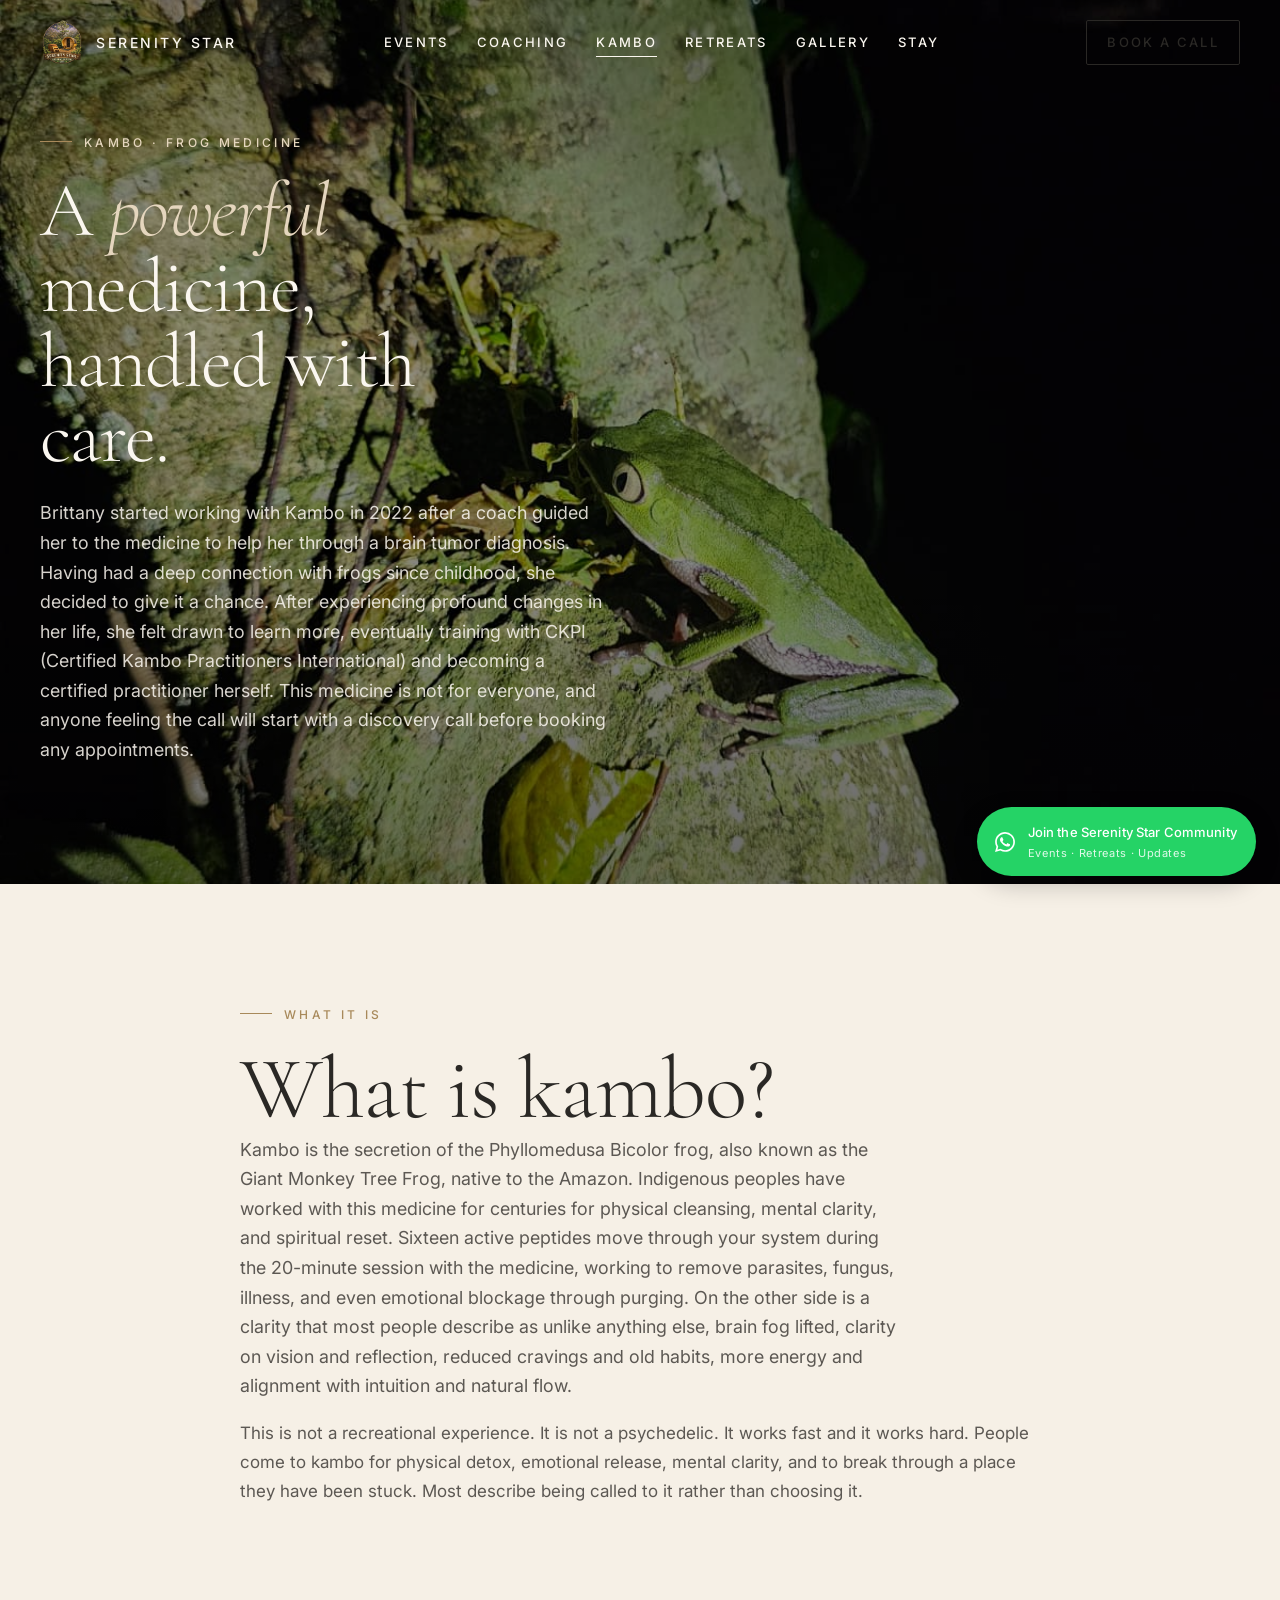
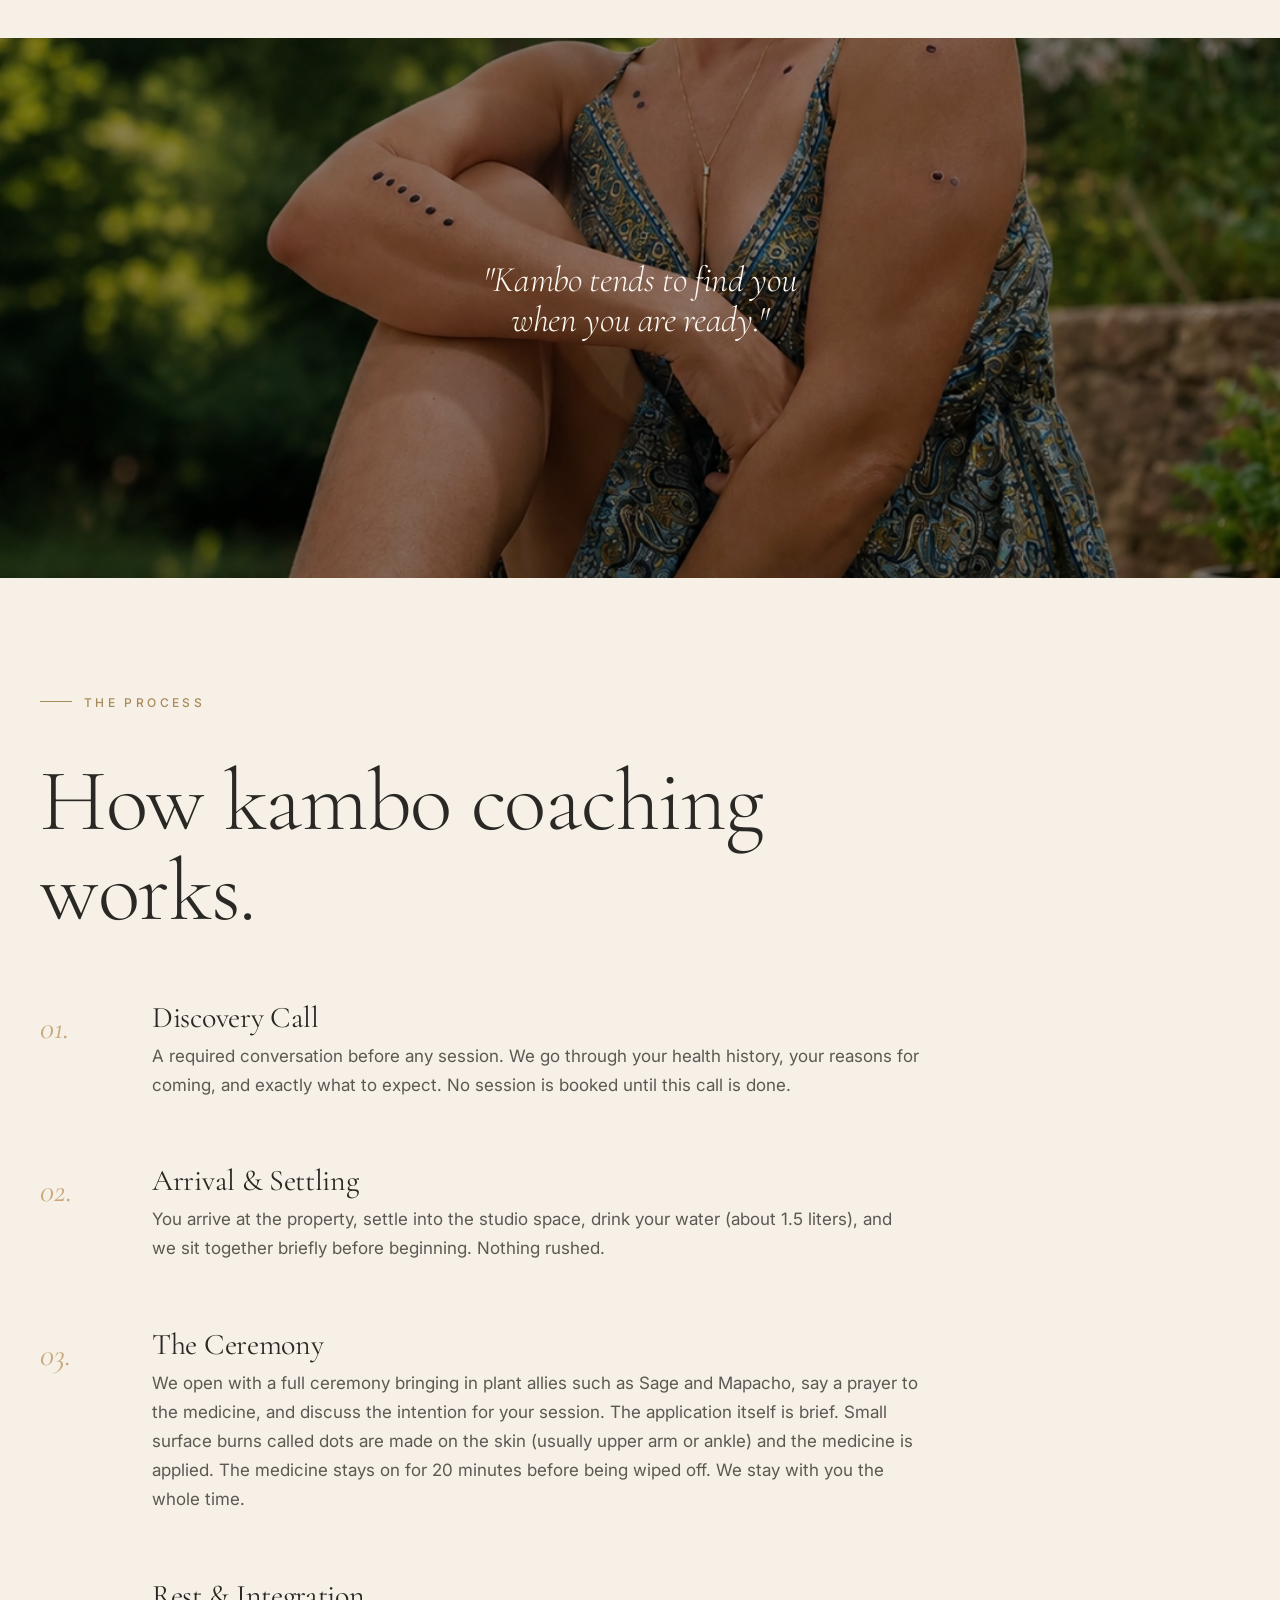
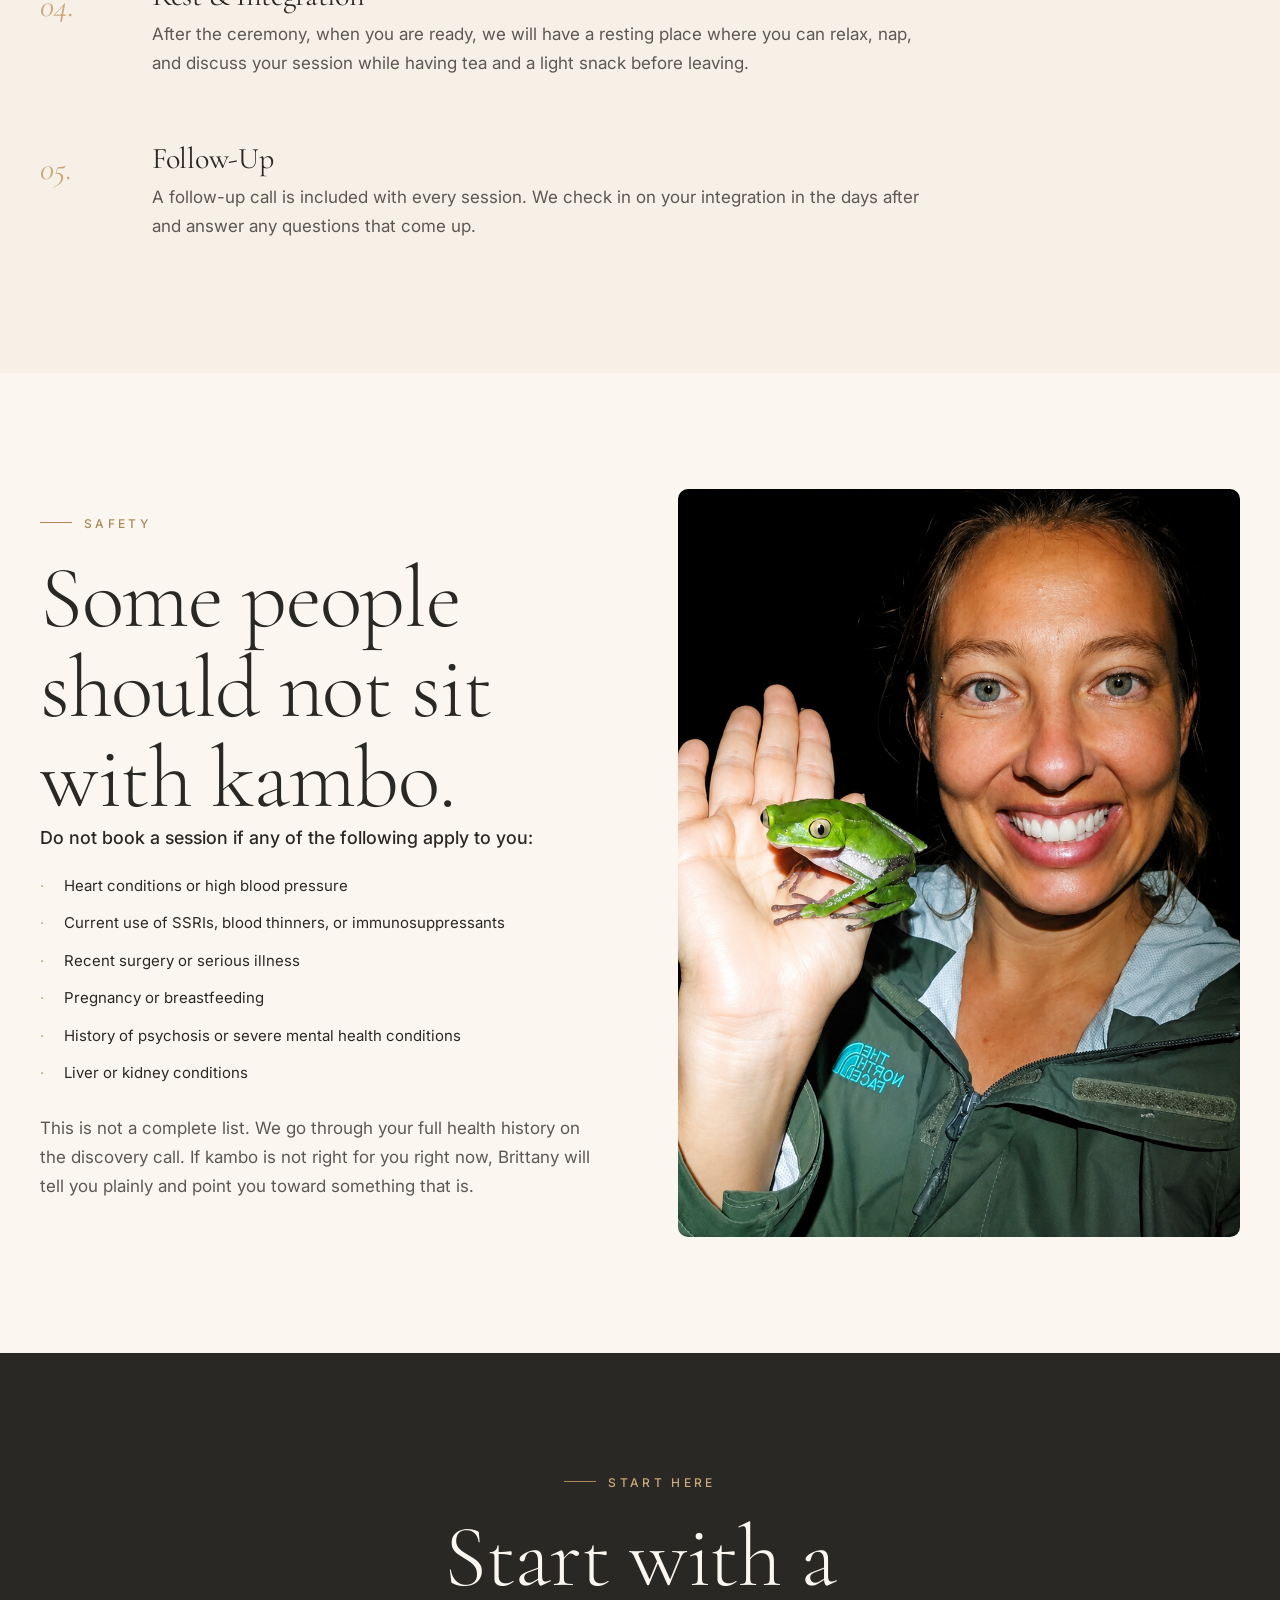
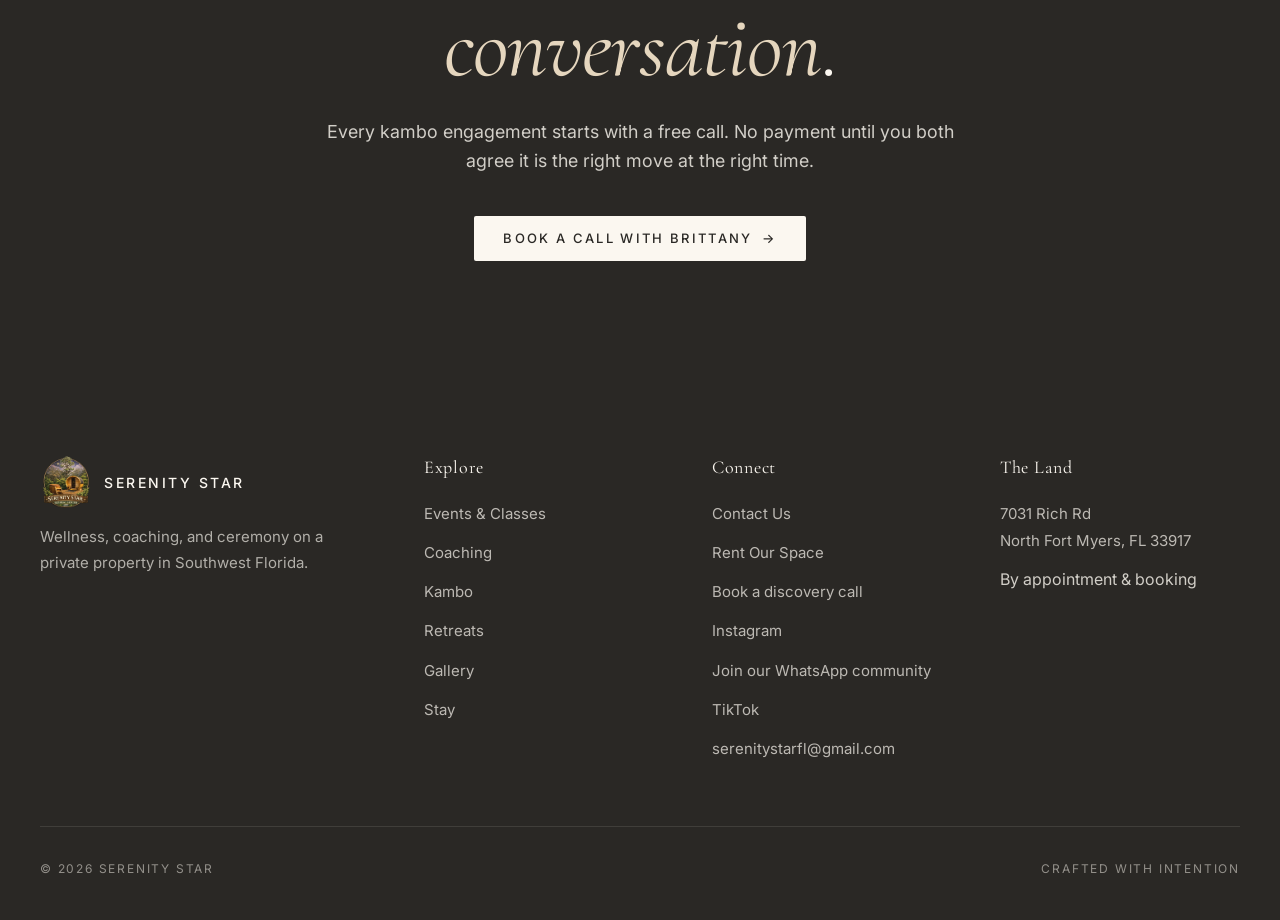
<file: docs/kambo.html>
<!DOCTYPE html>
<!-- =====================================================================
     KAMBO PAGE  (kambo.html)
     ----------------------------------------------------------------
     EDITING THIS PAGE:
     - Look for blocks marked 'EDIT:' below. Each one calls out the
       text, link, price, or image you can safely change.
     - Headlines live inside <h1>, <h2>, <h3> tags.
     - Body copy lives inside <p> tags.
     - Button text is the words between <a ...>...</a> tags.
     - Prices and dates are plain text inside the relevant card body.
     - To swap a photo, replace the src="assets/photos/<filename>.jpg".
     - Don't change indentation, the class="..." attributes, or the
       tag structure — those control how it looks.

     This page contains:
       - Hero (Brittany + frog photo, positioned via CSS class hero-media--brittany-frog)
       - What is kambo? intro
       - Image band quote
       - Process — 5 steps (Discovery Call, Arrival, Ceremony, Rest, Follow-Up)
       - Safety + contraindications list
       - Inquiry CTA (Book a call)
       - Footer

     For the full guide, see CONTENT_GUIDE.md in the project root.
===================================================================== -->
<html lang="en">
<head>
  <meta charset="UTF-8" />
  <meta name="viewport" content="width=device-width, initial-scale=1.0" />
  <title>Kambo | Serenity Star</title>
  <meta name="description" content="Kambo (frog medicine) ceremonies with Brittany Peters in North Fort Myers. What it is, what happens in a session, who can and can't sit with it." />
  <!-- Open Graph / social share -->
  <meta property="og:title" content="Kambo | Serenity Star" />
  <meta property="og:description" content="Kambo (frog medicine) ceremonies with Brittany Peters in North Fort Myers. What it is, what happens in a session, who can and can't sit with it." />
  <meta property="og:type" content="website" />
  <meta property="og:image" content="assets/photos/kambo-frog.jpg" />
  <meta property="og:url" content="https://serenitystar.co/kambo.html" />
  <meta name="twitter:card" content="summary_large_image" />
  <meta name="twitter:title" content="Kambo | Serenity Star" />
  <meta name="twitter:description" content="Kambo (frog medicine) ceremonies with Brittany Peters in North Fort Myers. What it is, what happens in a session, who can and can't sit with it." />
  <meta name="twitter:image" content="assets/photos/kambo-frog.jpg" />
  <link rel="preconnect" href="https://fonts.googleapis.com" />
  <link rel="preconnect" href="https://fonts.gstatic.com" crossorigin />
  <link href="https://fonts.googleapis.com/css2?family=Cormorant+Garamond:ital,wght@0,300;0,400;0,500;1,300;1,400&family=Inter:wght@300;400;500;600&display=swap" rel="stylesheet" />
  <link rel="stylesheet" href="css/styles.css" />
  <link rel="icon" type="image/png" href="assets/logo/serenity-star-logo.png" />
</head>
<body>

  <header class="site-header is-light">
    <div class="container nav-row">
      <a href="index.html" class="brand">
        <span class="brand-mark"><img src="assets/logo/serenity-star-logo.png" alt="Serenity Star" /></span>
        <span class="brand-name">Serenity Star</span>
      </a>
      <nav>
        <ul class="nav-list">
          <li><a href="events.html">Events</a></li>
          <li><a href="coaching.html">Coaching</a></li>
          <li><a href="kambo.html">Kambo</a></li>
          <li><a href="retreats.html">Retreats</a></li>
          <li><a href="gallery.html">Gallery</a></li>
          <li><a href="stay.html">Stay</a></li>
        </ul>
      </nav>
      <a href="coaching.html" class="nav-cta">Book a call</a>
      <button class="nav-toggle" aria-label="Open menu"><span></span><span></span><span></span></button>
    </div>
  </header>

  <div class="mobile-nav">
    <button class="mobile-nav-close" aria-label="Close menu">×</button>
    <a href="index.html">Home</a>
    <a href="events.html">Events</a>
    <a href="coaching.html">Coaching</a>
    <a href="kambo.html">Kambo</a>
    <a href="retreats.html">Retreats</a>
    <a href="gallery.html">Gallery</a>
    <a href="stay.html">Stay</a>
    <a href="coaching.html" class="btn btn-primary">Book a call</a>
  </div>

  <!-- =================== HERO =================== -->
  <section class="hero hero-sub">
    <!-- IMAGE NOTE: brittany-kambo-frog.jpg was cropping Brittany's face too tightly on desktop heroes.
         We use the wider, calmer close-up of the frog here and move the Brittany+frog photo down to
         the Safety section split. -->
    <div class="hero-media">
      <img src="assets/photos/kambo-frog.jpg" alt="The kambo frog on a tree at night" />
    </div>
    <div class="container hero-inner">
      <span class="eyebrow" style="color: var(--sand);">Kambo · Frog Medicine</span>
      <!-- EDIT: page headline (change the text between <h1>...</h1>) -->
      <h1>A <em>powerful</em> medicine, handled with care.</h1>
      <!-- EDIT: hero intro paragraph -->
      <p class="lead">
        Brittany started working with Kambo in 2022 after a coach guided her to
        the medicine to help her through a brain tumor diagnosis. Having had a
        deep connection with frogs since childhood, she decided to give it a
        chance. After experiencing profound changes in her life, she felt drawn
        to learn more, eventually training with CKPI (Certified Kambo
        Practitioners International) and becoming a certified practitioner
        herself. This medicine is not for everyone, and anyone feeling the call
        will start with a discovery call before booking any appointments.
      </p>
    </div>
  </section>

  <!-- =================== INTRO =================== -->
  <section>
    <div class="container-narrow">
      <div class="reveal">
        <span class="eyebrow">What it is</span>
        <h2 class="display">What is kambo?</h2>
        <p class="lead">
          Kambo is the secretion of the Phyllomedusa Bicolor frog, also known as
          the Giant Monkey Tree Frog, native to the Amazon. Indigenous peoples
          have worked with this medicine for centuries for physical cleansing,
          mental clarity, and spiritual reset. Sixteen active peptides move
          through your system during the 20-minute session with the medicine,
          working to remove parasites, fungus, illness, and even emotional
          blockage through purging. On the other side is a clarity that most
          people describe as unlike anything else, brain fog lifted, clarity on
          vision and reflection, reduced cravings and old habits, more energy
          and alignment with intuition and natural flow.
        </p>
        <p>
          This is not a recreational experience. It is not a psychedelic. It works
          fast and it works hard. People come to kambo for physical detox, emotional
          release, mental clarity, and to break through a place they have been stuck.
          Most describe being called to it rather than choosing it.
        </p>
      </div>
    </div>
  </section>

  <!-- =================== IMAGE BAND =================== -->
  <section class="image-band reveal" style="padding: 0;">
    <img src="assets/photos/brittany-kambo-coaching.jpg" alt="Brittany in a kambo coaching context" />
    <div class="image-band-overlay">
      <div>
        <h2 style="font-size: clamp(1.5rem, 3vw, 2.25rem); font-style: italic; font-family: var(--font-display); font-weight: 300; color: var(--cream-soft);">
          "Kambo tends to find you when you are ready."
        </h2>
      </div>
    </div>
  </section>

  <!-- =================== PROCESS =================== -->
  <section>
    <div class="container">
      <div class="section-head reveal">
        <span class="eyebrow">The Process</span>
        <h2 class="display">How kambo coaching works.</h2>
      </div>

      <div class="reveal" style="display: grid; gap: 3rem; max-width: 880px;">
        <div style="display: grid; grid-template-columns: 80px 1fr; gap: 2rem; align-items: start;">
          <div style="font-family: var(--font-display); font-style: italic; font-size: 2rem; color: var(--clay);">01.</div>
          <div>
            <h3 style="font-weight: 400; margin-bottom: 0.5rem;">Discovery Call</h3>
            <p>A required conversation before any session. We go through your health history, your reasons for coming, and exactly what to expect. No session is booked until this call is done.</p>
          </div>
        </div>

        <div style="display: grid; grid-template-columns: 80px 1fr; gap: 2rem; align-items: start;">
          <div style="font-family: var(--font-display); font-style: italic; font-size: 2rem; color: var(--clay);">02.</div>
          <div>
            <h3 style="font-weight: 400; margin-bottom: 0.5rem;">Arrival &amp; Settling</h3>
            <p>You arrive at the property, settle into the studio space, drink your water (about 1.5 liters), and we sit together briefly before beginning. Nothing rushed.</p>
          </div>
        </div>

        <div style="display: grid; grid-template-columns: 80px 1fr; gap: 2rem; align-items: start;">
          <div style="font-family: var(--font-display); font-style: italic; font-size: 2rem; color: var(--clay);">03.</div>
          <div>
            <h3 style="font-weight: 400; margin-bottom: 0.5rem;">The Ceremony</h3>
            <p>We open with a full ceremony bringing in plant allies such as Sage and Mapacho, say a prayer to the medicine, and discuss the intention for your session. The application itself is brief. Small surface burns called dots are made on the skin (usually upper arm or ankle) and the medicine is applied. The medicine stays on for 20 minutes before being wiped off. We stay with you the whole time.</p>
          </div>
        </div>

        <div style="display: grid; grid-template-columns: 80px 1fr; gap: 2rem; align-items: start;">
          <div style="font-family: var(--font-display); font-style: italic; font-size: 2rem; color: var(--clay);">04.</div>
          <div>
            <h3 style="font-weight: 400; margin-bottom: 0.5rem;">Rest &amp; Integration</h3>
            <p>After the ceremony, when you are ready, we will have a resting place where you can relax, nap, and discuss your session while having tea and a light snack before leaving.</p>
          </div>
        </div>

        <div style="display: grid; grid-template-columns: 80px 1fr; gap: 2rem; align-items: start;">
          <div style="font-family: var(--font-display); font-style: italic; font-size: 2rem; color: var(--clay);">05.</div>
          <div>
            <h3 style="font-weight: 400; margin-bottom: 0.5rem;">Follow-Up</h3>
            <p>A follow-up call is included with every session. We check in on your integration in the days after and answer any questions that come up.</p>
          </div>
        </div>
      </div>
    </div>
  </section>

  <!-- =================== SAFETY =================== -->
  <section class="bg-cream-soft">
    <div class="container">
      <div class="split">
        <div class="split-text reveal">
          <span class="eyebrow">Safety</span>
          <h2 class="display">Some people should not sit with kambo.</h2>
          <p class="lead">
            <strong style="color: var(--ink); font-weight: 500;">Do not book a session if any of the following apply to you:</strong>
          </p>

          <ul class="contraindications" style="list-style: none; padding: 0; margin: 1.25rem 0 1.75rem; display: grid; gap: 0.75rem; font-family: var(--font-body); font-size: 0.9375rem; color: var(--ink);">
            <li style="padding-left: 1.5rem; position: relative;"><span style="position: absolute; left: 0; color: var(--clay);">·</span> Heart conditions or high blood pressure</li>
            <li style="padding-left: 1.5rem; position: relative;"><span style="position: absolute; left: 0; color: var(--clay);">·</span> Current use of SSRIs, blood thinners, or immunosuppressants</li>
            <li style="padding-left: 1.5rem; position: relative;"><span style="position: absolute; left: 0; color: var(--clay);">·</span> Recent surgery or serious illness</li>
            <li style="padding-left: 1.5rem; position: relative;"><span style="position: absolute; left: 0; color: var(--clay);">·</span> Pregnancy or breastfeeding</li>
            <li style="padding-left: 1.5rem; position: relative;"><span style="position: absolute; left: 0; color: var(--clay);">·</span> History of psychosis or severe mental health conditions</li>
            <li style="padding-left: 1.5rem; position: relative;"><span style="position: absolute; left: 0; color: var(--clay);">·</span> Liver or kidney conditions</li>
          </ul>

          <p>
            This is not a complete list. We go through your full health history on
            the discovery call. If kambo is not right for you right now, Brittany
            will tell you plainly and point you toward something that is.
          </p>
        </div>
        <div class="split-media tall reveal">
          <img src="assets/photos/brittany-kambo-frog.jpg" alt="Brittany Peters with the kambo frog" />
        </div>
      </div>
    </div>
  </section>

  <!-- =================== INQUIRY CTA =================== -->
  <section class="bg-ink">
    <div class="container-narrow text-center reveal">
      <span class="eyebrow" style="color: var(--clay);">Start here</span>
      <h2 class="display" style="color: var(--cream-soft);">
        Start with a <em style="color: var(--sand);">conversation</em>.
      </h2>
      <p class="lead" style="color: rgba(251,247,240,0.8); margin: 1.5rem auto 2.5rem;">
        Every kambo engagement starts with a free call. No payment until you both
        agree it is the right move at the right time.
      </p>
      <a href="https://calendly.com/serenitystarfl/30min" target="_blank" rel="noopener" class="btn btn-light btn-arrow">Book a call with Brittany</a>
    </div>
  </section>

  <!-- =================== FOOTER =================== -->
  <!-- EDIT: footer (shared with every page) — update once and copy/paste to all 7 HTML files -->
  <footer class="site-footer">
    <div class="container">
      <div class="footer-grid">
        <div class="footer-brand">
          <div class="brand">
            <span class="brand-mark"><img src="assets/logo/serenity-star-logo.png" alt="Serenity Star" /></span>
            <span class="brand-name">Serenity Star</span>
          </div>
          <p>Wellness, coaching, and ceremony on a private property in Southwest Florida.</p>
        </div>
        <div>
          <h4>Explore</h4>
          <ul>
            <li><a href="events.html">Events &amp; Classes</a></li>
            <li><a href="coaching.html">Coaching</a></li>
            <li><a href="kambo.html">Kambo</a></li>
            <li><a href="retreats.html">Retreats</a></li>
            <li><a href="gallery.html">Gallery</a></li>
            <li><a href="stay.html">Stay</a></li>
          </ul>
        </div>
        <div>
          <h4>Connect</h4>
          <ul>
            <li><a href="contact.html">Contact Us</a></li>
            <li><a href="contact.html">Rent Our Space</a></li>
            <li><a href="coaching.html">Book a discovery call</a></li>
            <!-- Replace with Brittany's Instagram handle -->
            <li><a href="https://instagram.com/SerenityStarFL" target="_blank" rel="noopener">Instagram</a></li>
            <li><a href="https://chat.whatsapp.com/LCV1WsL05Qp3bKisuwAA6p" target="_blank" rel="noopener">Join our WhatsApp community</a></li>
            <li><a href="https://www.tiktok.com/@serenitystarfl" target="_blank" rel="noopener">TikTok</a></li>
            <li><a href="mailto:serenitystarfl@gmail.com">serenitystarfl@gmail.com</a></li>
          </ul>
        </div>
        <div>
          <h4>The Land</h4>
          <ul>
            <li><a href="https://maps.google.com/?q=7031+Rich+Rd+North+Fort+Myers+FL+33917" target="_blank" rel="noopener">7031 Rich Rd<br/>North Fort Myers, FL 33917</a></li>
            <li>By appointment &amp; booking</li>
          </ul>
        </div>
      </div>
      <div class="footer-meta">
        <span>© 2026 Serenity Star</span>
        <span>Crafted with intention</span>
      </div>
    </div>
  </footer>

  <script src="js/main.js"></script>
</body>
</html>
</file>
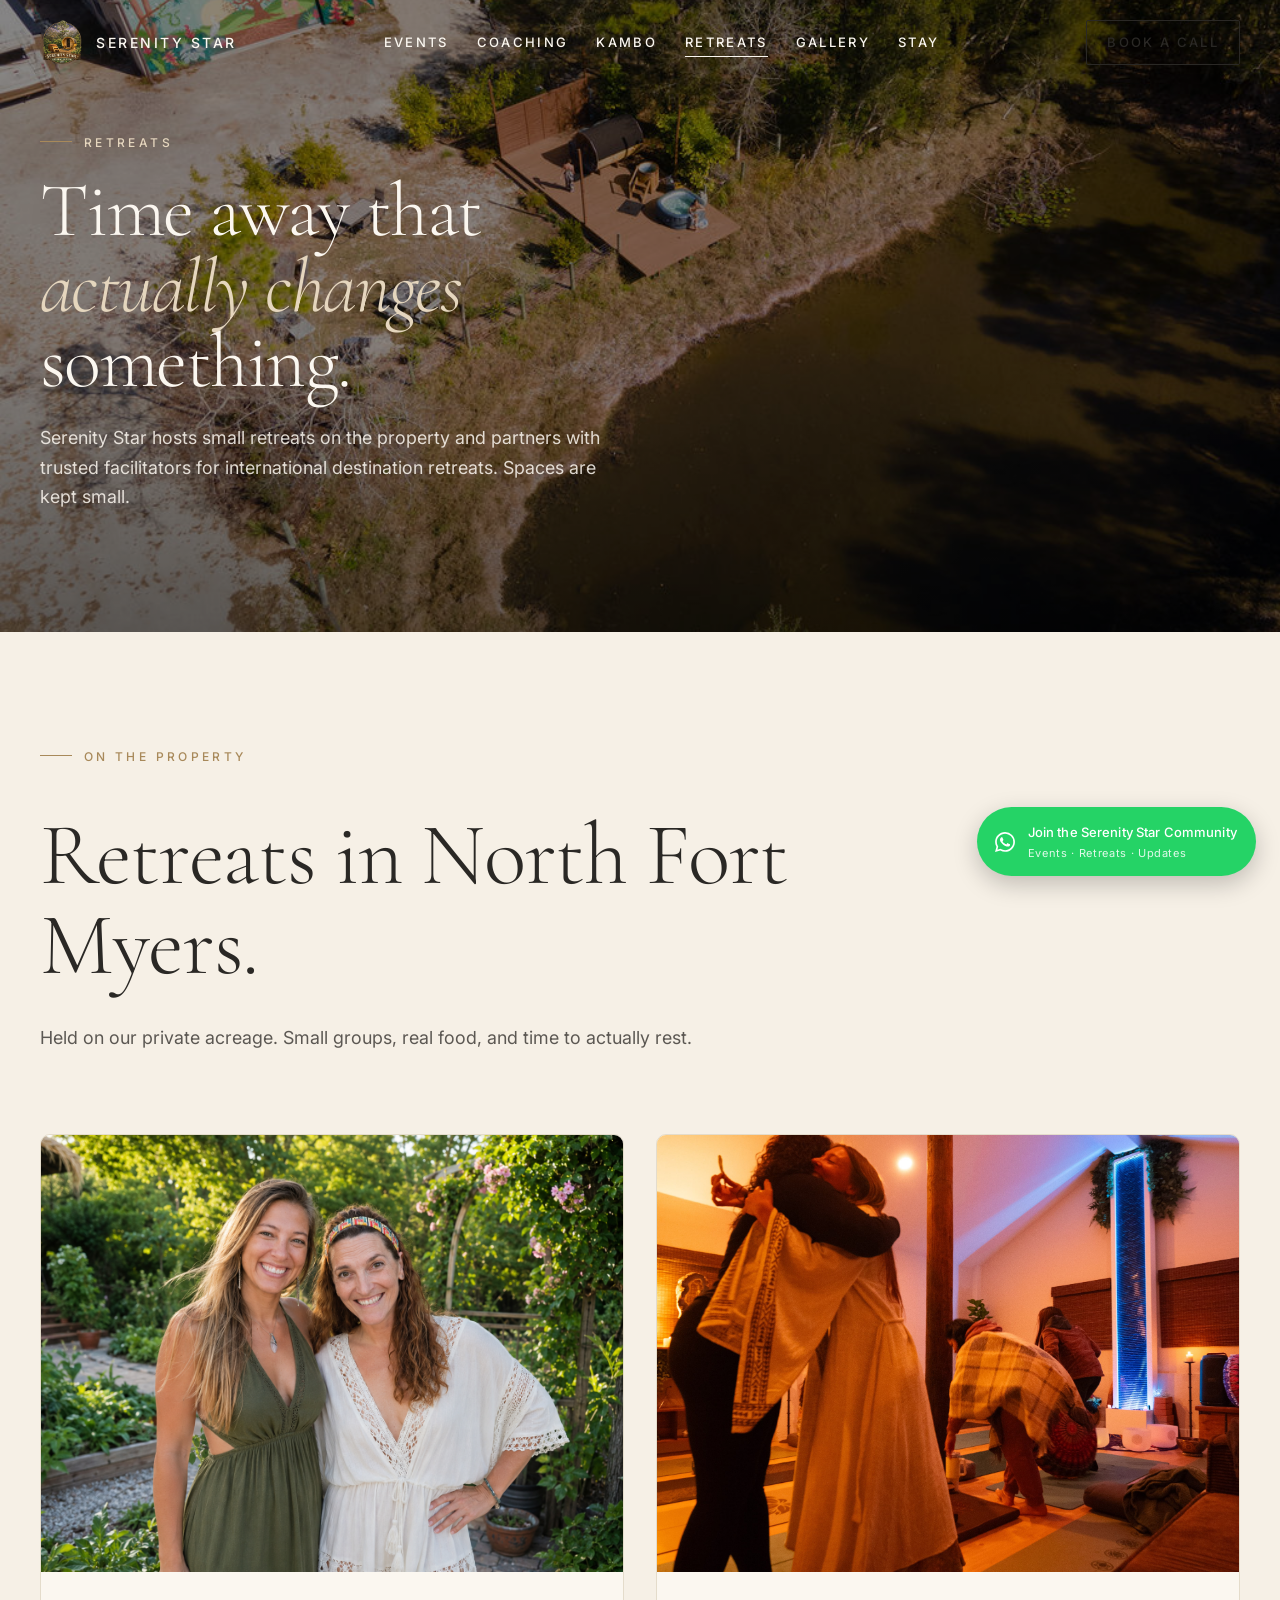
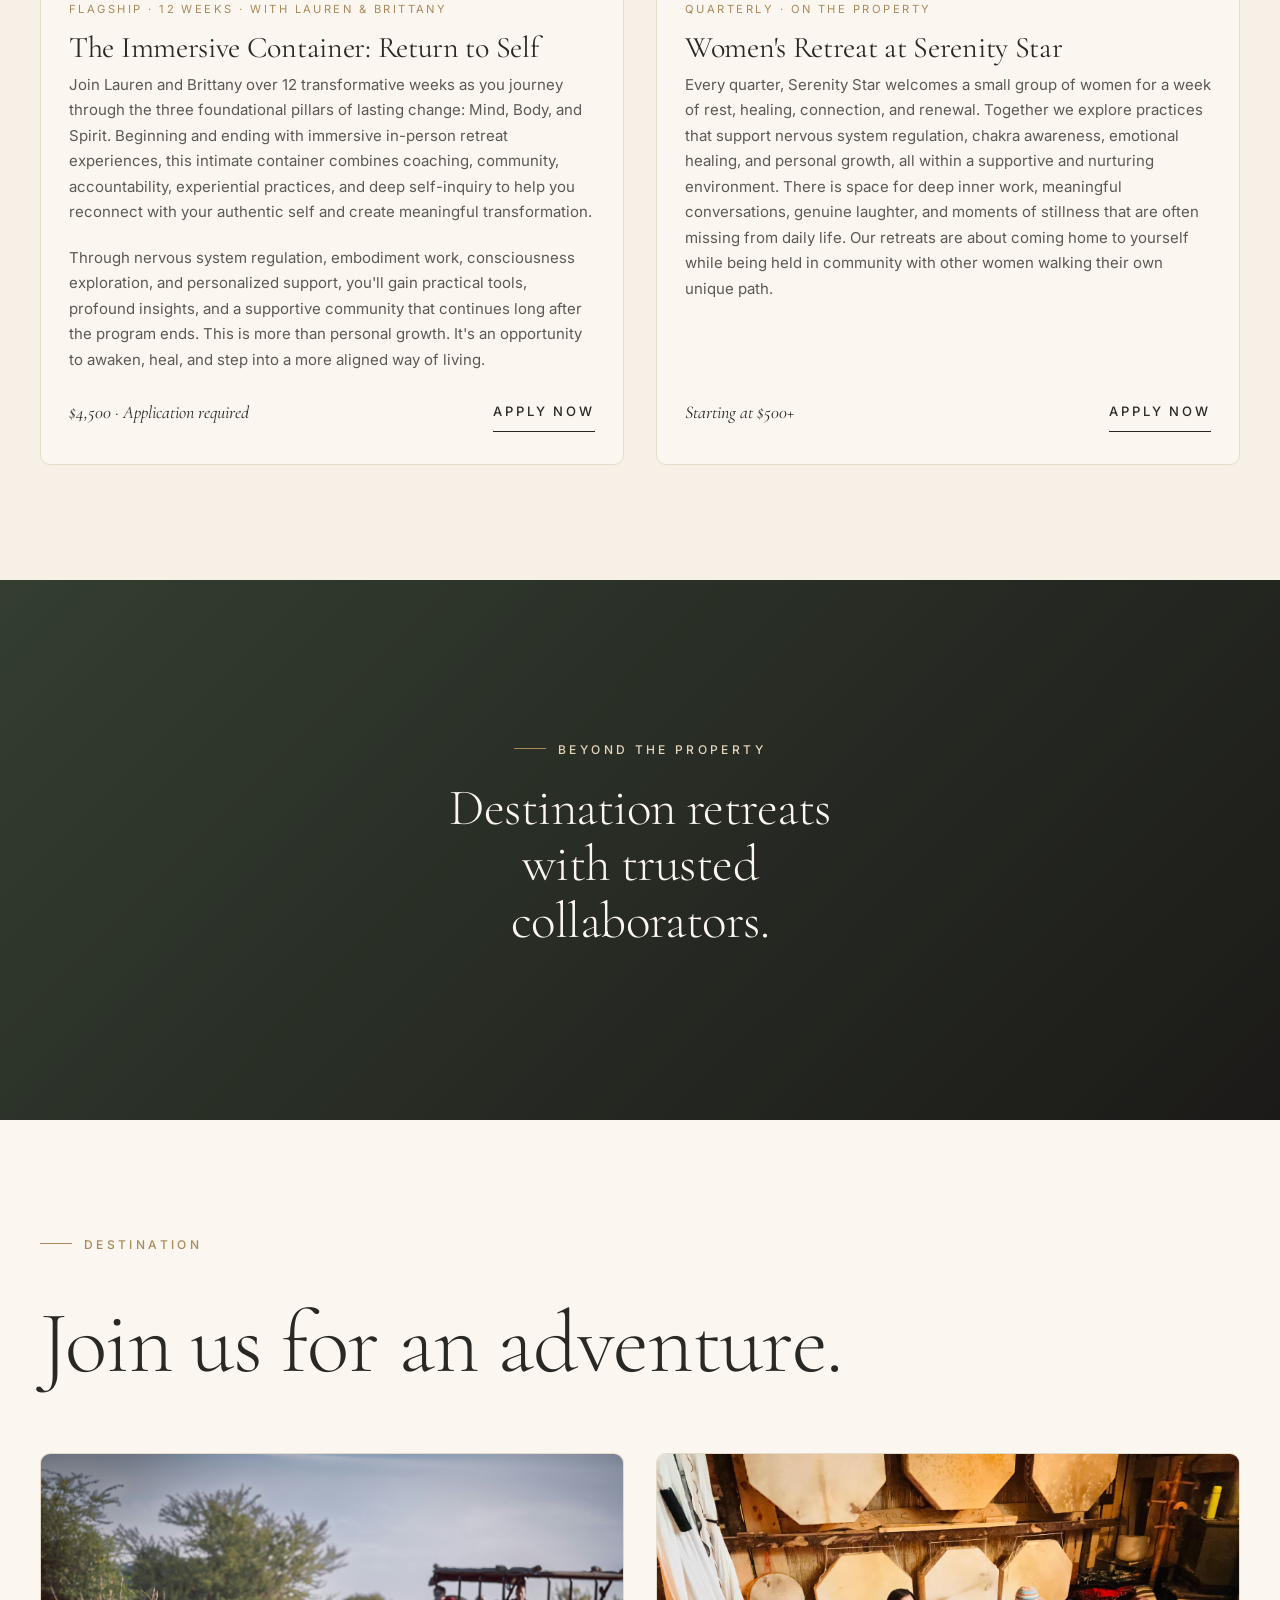
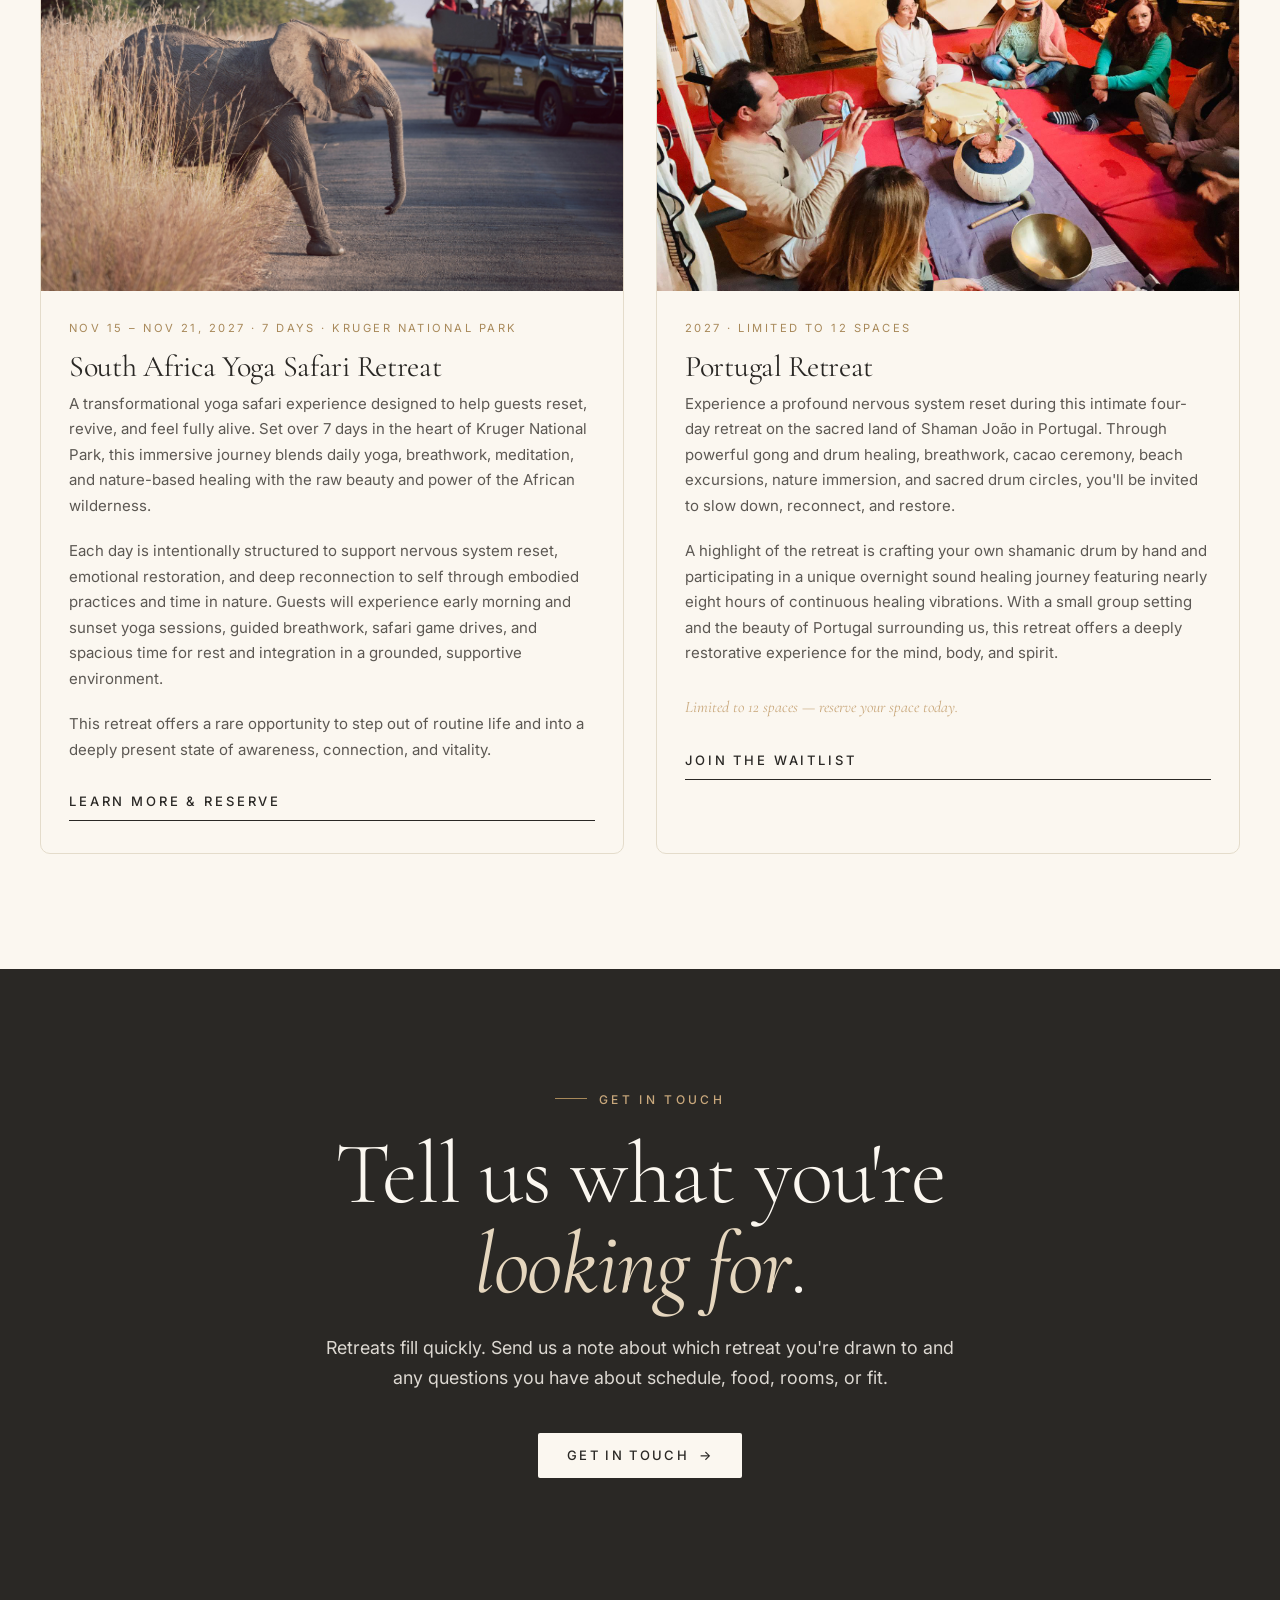
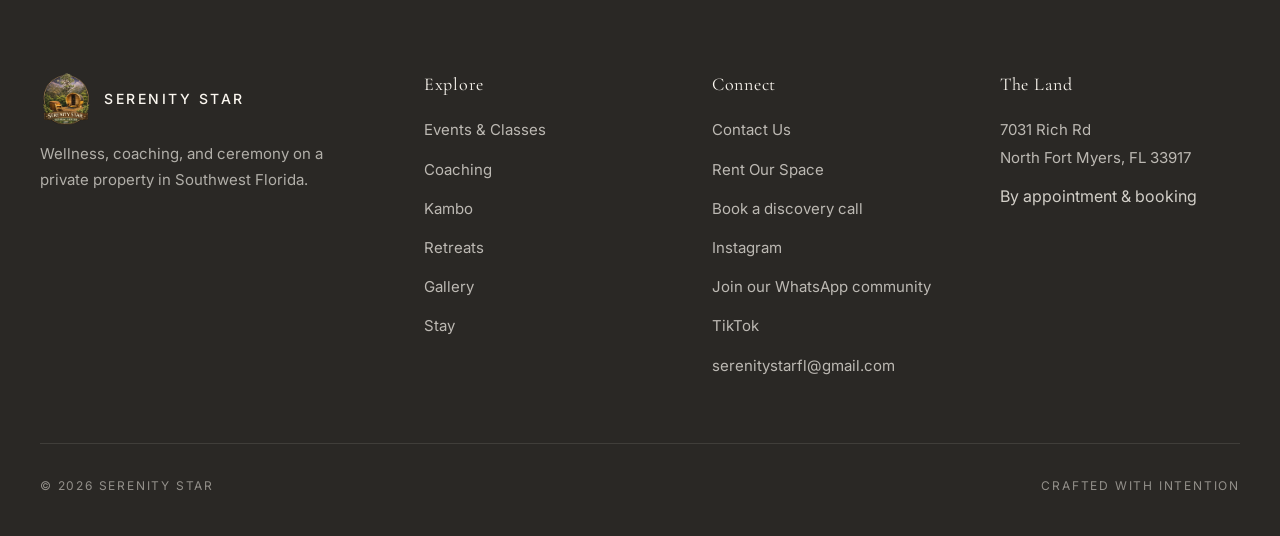
<file: docs/retreats.html>
<!DOCTYPE html>
<!-- =====================================================================
     RETREATS PAGE  (retreats.html)
     ----------------------------------------------------------------
     EDITING THIS PAGE:
     - Look for blocks marked 'EDIT:' below. Each one calls out the
       text, link, price, or image you can safely change.
     - Headlines live inside <h1>, <h2>, <h3> tags.
     - Body copy lives inside <p> tags.
     - Button text is the words between <a ...>...</a> tags.
     - Prices and dates are plain text inside the relevant card body.
     - To swap a photo, replace the src="assets/photos/<filename>.jpg".
     - Don't change indentation, the class="..." attributes, or the
       tag structure — those control how it looks.

     This page contains:
       - Hero
       - On-property retreat cards (Immersive Container, Women's Retreat, Alignment Experience)
       - Beyond the property image band
       - Destination retreat cards (South Africa Yoga Safari, Portugal)
       - Inquire CTA
       - Footer

     The 1:1 Personalized Retreat is intentionally NOT on this page — it lives
     under "Ways to Work Together" on coaching.html.

     For the full guide, see CONTENT_GUIDE.md in the project root.
===================================================================== -->
<html lang="en">
<head>
  <meta charset="UTF-8" />
  <meta name="viewport" content="width=device-width, initial-scale=1.0" />
  <title>Retreats | Serenity Star</title>
  <meta name="description" content="Small group retreats at Serenity Star in North Fort Myers, plus destination retreats in South Africa and Portugal." />
  <!-- Open Graph / social share -->
  <meta property="og:title" content="Retreats | Serenity Star" />
  <meta property="og:description" content="Small group retreats at Serenity Star in North Fort Myers, plus destination retreats in South Africa and Portugal." />
  <meta property="og:type" content="website" />
  <meta property="og:image" content="assets/photos/aerial-lake-deck-barn.jpg" />
  <meta property="og:url" content="https://serenitystar.co/retreats.html" />
  <meta name="twitter:card" content="summary_large_image" />
  <meta name="twitter:title" content="Retreats | Serenity Star" />
  <meta name="twitter:description" content="Small group retreats at Serenity Star in North Fort Myers, plus destination retreats in South Africa and Portugal." />
  <meta name="twitter:image" content="assets/photos/aerial-lake-deck-barn.jpg" />
  <link rel="preconnect" href="https://fonts.googleapis.com" />
  <link rel="preconnect" href="https://fonts.gstatic.com" crossorigin />
  <link href="https://fonts.googleapis.com/css2?family=Cormorant+Garamond:ital,wght@0,300;0,400;0,500;1,300;1,400&family=Inter:wght@300;400;500;600&display=swap" rel="stylesheet" />
  <link rel="stylesheet" href="css/styles.css" />
  <link rel="icon" type="image/png" href="assets/logo/serenity-star-logo.png" />
</head>
<body>

  <header class="site-header is-light">
    <div class="container nav-row">
      <a href="index.html" class="brand">
        <span class="brand-mark"><img src="assets/logo/serenity-star-logo.png" alt="Serenity Star" /></span>
        <span class="brand-name">Serenity Star</span>
      </a>
      <nav>
        <ul class="nav-list">
          <li><a href="events.html">Events</a></li>
          <li><a href="coaching.html">Coaching</a></li>
          <li><a href="kambo.html">Kambo</a></li>
          <li><a href="retreats.html">Retreats</a></li>
          <li><a href="gallery.html">Gallery</a></li>
          <li><a href="stay.html">Stay</a></li>
        </ul>
      </nav>
      <a href="coaching.html" class="nav-cta">Book a call</a>
      <button class="nav-toggle" aria-label="Open menu"><span></span><span></span><span></span></button>
    </div>
  </header>

  <div class="mobile-nav">
    <button class="mobile-nav-close" aria-label="Close menu">×</button>
    <a href="index.html">Home</a>
    <a href="events.html">Events</a>
    <a href="coaching.html">Coaching</a>
    <a href="kambo.html">Kambo</a>
    <a href="retreats.html">Retreats</a>
    <a href="gallery.html">Gallery</a>
    <a href="stay.html">Stay</a>
    <a href="coaching.html" class="btn btn-primary">Book a call</a>
  </div>

  <!-- =================== HERO =================== -->
  <section class="hero hero-sub">
    <div class="hero-media">
      <img src="assets/photos/aerial-lake-deck-barn.jpg" alt="Aerial of the lake, sauna deck, and barn at Serenity Star" />
    </div>
    <div class="container hero-inner">
      <span class="eyebrow" style="color: var(--sand);">Retreats</span>
      <!-- EDIT: page headline (change the text between <h1>...</h1>) -->
      <h1>Time away that <em>actually changes</em> something.</h1>
      <!-- EDIT: hero intro paragraph -->
      <p class="lead">
        Serenity Star hosts small retreats on the property and partners with
        trusted facilitators for international destination retreats. Spaces are
        kept small.
      </p>
    </div>
  </section>

  <!-- =================== LOCAL RETREATS =================== -->
  <section>
    <div class="container">
      <div class="section-head reveal">
        <span class="eyebrow">On the Property</span>
        <h2 class="display">Retreats in North Fort Myers.</h2>
        <p class="lead">
          Held on our private acreage. Small groups, real food, and time to actually rest.
        </p>
      </div>

      <div class="card-grid reveal">

        <!-- The Personalized Retreat at Serenity Star (1:1) lives on the Coaching page under
             "Ways to Work Together" rather than here, to keep this page focused on group retreats. -->

        <!-- The Immersive Container: Return to Self (12-week flagship) -->
        <article class="card">
          <div class="card-image"><img src="assets/photos/immersive-container-program.png" alt="The Immersive Container: Return to Self — 12-week flagship retreat experience with Lauren and Brittany" /></div>
          <div class="card-body">
            <span class="card-tag">Flagship · 12 Weeks · With Lauren &amp; Brittany</span>
            <h3>The Immersive Container: Return to Self</h3>
            <p>Join Lauren and Brittany over 12 transformative weeks as you journey through the three foundational pillars of lasting change: Mind, Body, and Spirit. Beginning and ending with immersive in-person retreat experiences, this intimate container combines coaching, community, accountability, experiential practices, and deep self-inquiry to help you reconnect with your authentic self and create meaningful transformation.</p>
            <p>Through nervous system regulation, embodiment work, consciousness exploration, and personalized support, you'll gain practical tools, profound insights, and a supportive community that continues long after the program ends. This is more than personal growth. It's an opportunity to awaken, heal, and step into a more aligned way of living.</p>
            <div style="display: flex; justify-content: space-between; align-items: center; margin-top: auto;">
              <span style="font-family: var(--font-display); font-style: italic; color: var(--ink); font-size: 1.125rem;">$4,500 · Application required</span>
              <a href="https://retreat.pushpullplay.com/" target="_blank" rel="noopener" class="btn-link">Apply now</a>
            </div>
          </div>
        </article>

        <!-- Women's Retreat (quarterly) — pricing simplified per Brittany: starting at $500+ -->
        <article class="card">
          <div class="card-image"><img src="assets/photos/studio-hug.jpg" alt="Women supporting each other in the studio" /></div>
          <div class="card-body">
            <span class="card-tag">Quarterly · On the Property</span>
            <h3>Women's Retreat at Serenity Star</h3>
            <p>Every quarter, Serenity Star welcomes a small group of women for a week of rest, healing, connection, and renewal. Together we explore practices that support nervous system regulation, chakra awareness, emotional healing, and personal growth, all within a supportive and nurturing environment. There is space for deep inner work, meaningful conversations, genuine laughter, and moments of stillness that are often missing from daily life. Our retreats are about coming home to yourself while being held in community with other women walking their own unique path.</p>
            <div style="display: flex; justify-content: space-between; align-items: center; margin-top: auto;">
              <span style="font-family: var(--font-display); font-style: italic; color: var(--ink); font-size: 1.125rem;">Starting at $500+</span>
              <a href="https://calendly.com/serenitystarfl/30min" target="_blank" rel="noopener" class="btn-link">Apply now</a>
            </div>
          </div>
        </article>

      </div>
    </div>
  </section>

  <!-- =================== IMAGE BAND =================== -->
  <!-- IMAGE: needs international travel / airport / airplane imagery.
       Drop a new file at assets/photos/destination-travel.jpg and update the src below.
       Until then, this placeholder card renders cleanly with no property photo. -->
  <section class="image-band reveal" style="padding: 0; min-height: 320px; background: linear-gradient(135deg, var(--forest), var(--ink)); position: relative;">
    <div class="image-band-overlay" style="background: rgba(0,0,0,0.35);">
      <div>
        <span class="eyebrow" style="color: var(--sand);">Beyond the property</span>
        <h2>Destination retreats with trusted collaborators.</h2>
      </div>
    </div>
  </section>

  <!-- =================== DESTINATION RETREATS =================== -->
  <section class="bg-cream-soft">
    <div class="container">
      <div class="section-head reveal">
        <span class="eyebrow">Destination</span>
        <h2 class="display">Join us for an adventure.</h2>
      </div>

      <div class="card-grid reveal">

        <!-- Destination retreats listed in chronological order (next upcoming first). -->

        <!-- South Africa Yoga Safari — November 15 – November 21, 2027 -->
        <article class="card">
          <div class="card-image"><img src="assets/photos/south-africa.jpg" alt="Elephant crossing the road in Kruger National Park with a safari vehicle nearby" /></div>
          <div class="card-body">
            <span class="card-tag">Nov 15 – Nov 21, 2027 · 7 Days · Kruger National Park</span>
            <h3>South Africa Yoga Safari Retreat</h3>
            <p>A transformational yoga safari experience designed to help guests reset, revive, and feel fully alive. Set over 7 days in the heart of Kruger National Park, this immersive journey blends daily yoga, breathwork, meditation, and nature-based healing with the raw beauty and power of the African wilderness.</p>
            <p>Each day is intentionally structured to support nervous system reset, emotional restoration, and deep reconnection to self through embodied practices and time in nature. Guests will experience early morning and sunset yoga sessions, guided breathwork, safari game drives, and spacious time for rest and integration in a grounded, supportive environment.</p>
            <p>This retreat offers a rare opportunity to step out of routine life and into a deeply present state of awareness, connection, and vitality.</p>
            <a href="https://www.krugerretreat.com" target="_blank" rel="noopener" class="btn-link">Learn more &amp; reserve</a>
          </div>
        </article>

        <!-- Portugal Retreat — 2027 (dates TBC) -->
        <article class="card">
          <div class="card-image"><img src="assets/photos/portugal-retreat-hero.png" alt="Portugal Retreat hero: shamanic drums, gongs, and sound healing instruments on the sacred land of Shaman João" /></div>
          <div class="card-body">
            <span class="card-tag">2027 · Limited to 12 spaces</span>
            <h3>Portugal Retreat</h3>
            <p>Experience a profound nervous system reset during this intimate four-day retreat on the sacred land of Shaman João in Portugal. Through powerful gong and drum healing, breathwork, cacao ceremony, beach excursions, nature immersion, and sacred drum circles, you'll be invited to slow down, reconnect, and restore.</p>
            <p>A highlight of the retreat is crafting your own shamanic drum by hand and participating in a unique overnight sound healing journey featuring nearly eight hours of continuous healing vibrations. With a small group setting and the beauty of Portugal surrounding us, this retreat offers a deeply restorative experience for the mind, body, and spirit.</p>
            <p style="font-family: var(--font-display); font-style: italic; color: var(--clay); font-size: 1rem; margin-top: 0.5rem;">Limited to 12 spaces — reserve your space today.</p>
            <a href="https://tally.so/r/ODVWog" target="_blank" rel="noopener" class="btn-link">Join the Waitlist</a>
          </div>
        </article>

      </div>
    </div>
  </section>

  <!-- =================== GET IN TOUCH CTA =================== -->
  <section id="inquire" class="bg-ink">
    <div class="container-narrow text-center reveal">
      <span class="eyebrow" style="color: var(--clay);">Get in Touch</span>
      <h2 class="display" style="color: var(--cream-soft);">
        Tell us what you're <em style="color: var(--sand);">looking for</em>.
      </h2>
      <p class="lead" style="color: rgba(251,247,240,0.85); margin: 1.5rem auto 2.5rem;">
        Retreats fill quickly. Send us a note about which retreat you're drawn to
        and any questions you have about schedule, food, rooms, or fit.
      </p>
      <a href="contact.html" class="btn btn-light btn-arrow">Get in touch</a>
    </div>
  </section>

  <!-- =================== FOOTER =================== -->
  <!-- EDIT: footer (shared with every page) — update once and copy/paste to all 7 HTML files -->
  <footer class="site-footer">
    <div class="container">
      <div class="footer-grid">
        <div class="footer-brand">
          <div class="brand">
            <span class="brand-mark"><img src="assets/logo/serenity-star-logo.png" alt="Serenity Star" /></span>
            <span class="brand-name">Serenity Star</span>
          </div>
          <p>Wellness, coaching, and ceremony on a private property in Southwest Florida.</p>
        </div>
        <div>
          <h4>Explore</h4>
          <ul>
            <li><a href="events.html">Events &amp; Classes</a></li>
            <li><a href="coaching.html">Coaching</a></li>
            <li><a href="kambo.html">Kambo</a></li>
            <li><a href="retreats.html">Retreats</a></li>
            <li><a href="gallery.html">Gallery</a></li>
            <li><a href="stay.html">Stay</a></li>
          </ul>
        </div>
        <div>
          <h4>Connect</h4>
          <ul>
            <li><a href="contact.html">Contact Us</a></li>
            <li><a href="contact.html">Rent Our Space</a></li>
            <li><a href="coaching.html">Book a discovery call</a></li>
            <!-- Replace with Brittany's Instagram handle -->
            <li><a href="https://instagram.com/SerenityStarFL" target="_blank" rel="noopener">Instagram</a></li>
            <li><a href="https://chat.whatsapp.com/LCV1WsL05Qp3bKisuwAA6p" target="_blank" rel="noopener">Join our WhatsApp community</a></li>
            <li><a href="https://www.tiktok.com/@serenitystarfl" target="_blank" rel="noopener">TikTok</a></li>
            <li><a href="mailto:serenitystarfl@gmail.com">serenitystarfl@gmail.com</a></li>
          </ul>
        </div>
        <div>
          <h4>The Land</h4>
          <ul>
            <li><a href="https://maps.google.com/?q=7031+Rich+Rd+North+Fort+Myers+FL+33917" target="_blank" rel="noopener">7031 Rich Rd<br/>North Fort Myers, FL 33917</a></li>
            <li>By appointment &amp; booking</li>
          </ul>
        </div>
      </div>
      <div class="footer-meta">
        <span>© 2026 Serenity Star</span>
        <span>Crafted with intention</span>
      </div>
    </div>
  </footer>

  <script src="js/main.js"></script>
</body>
</html>
</file>
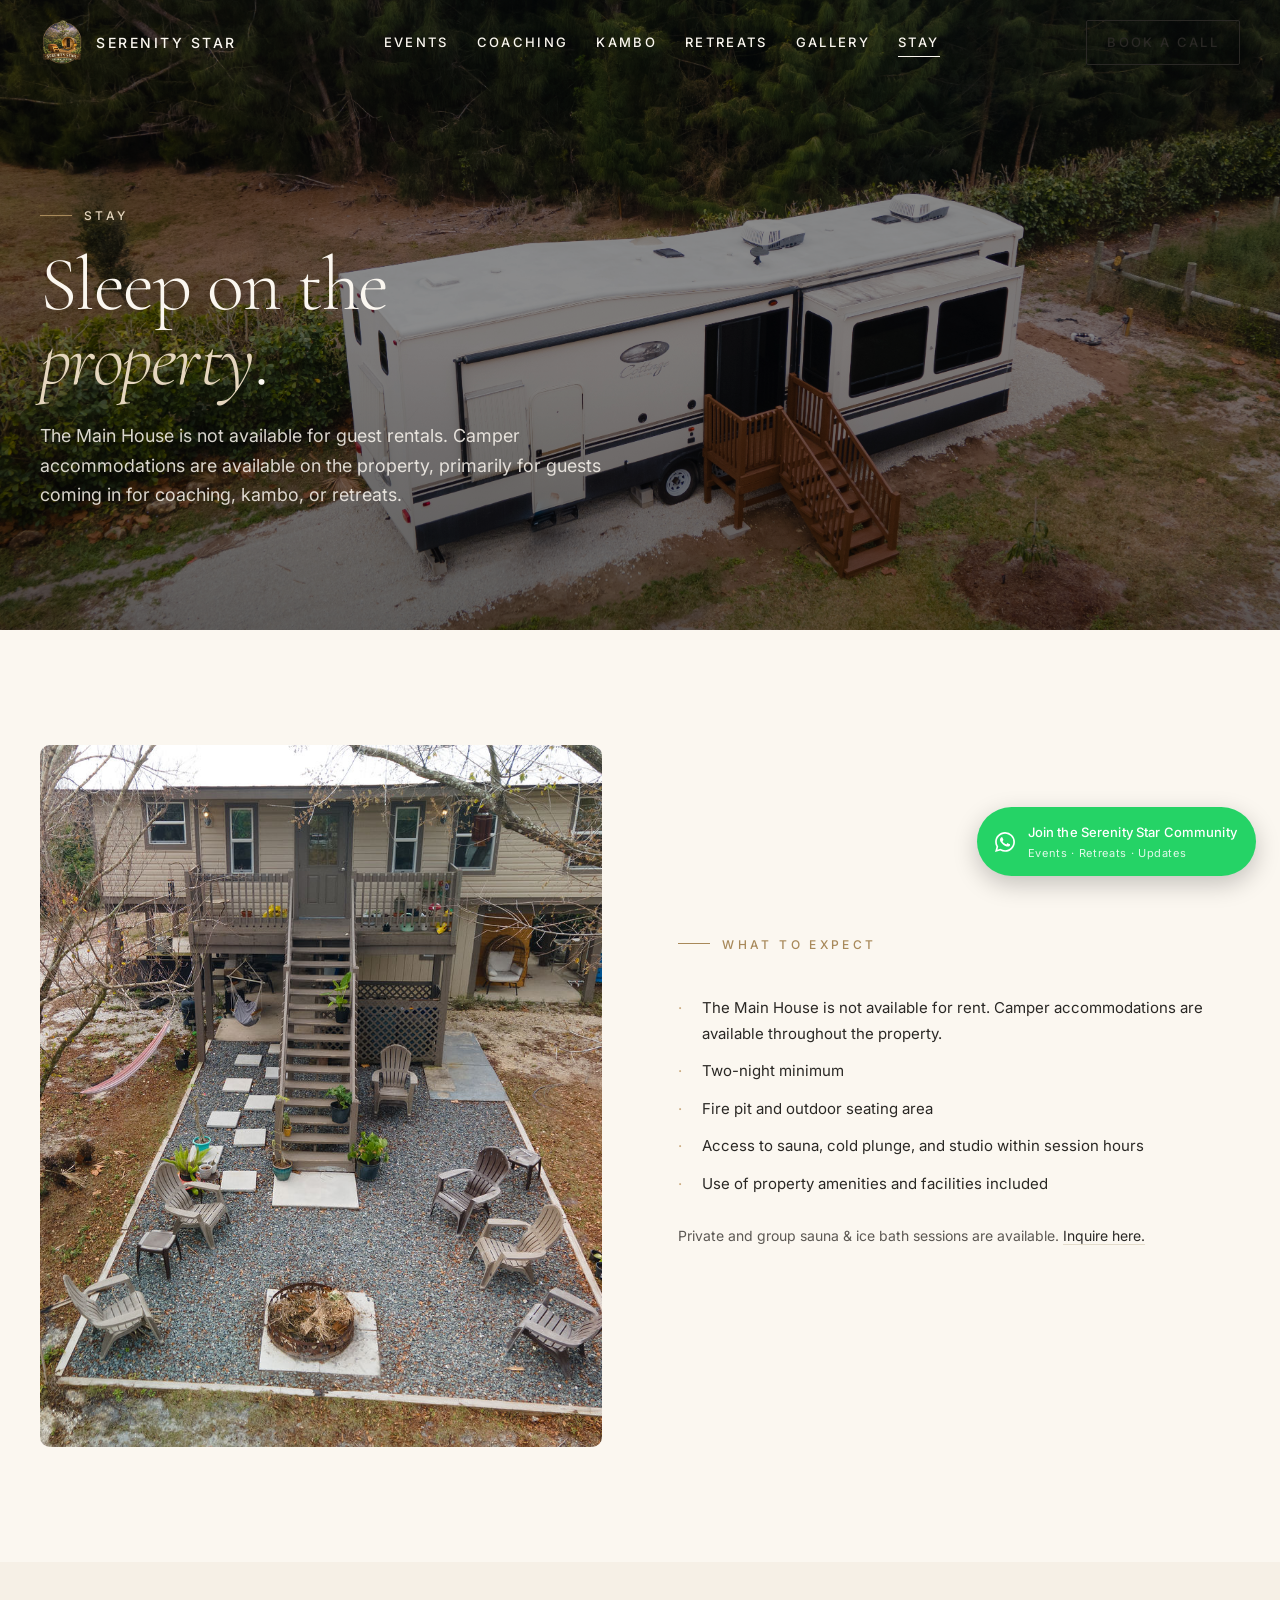
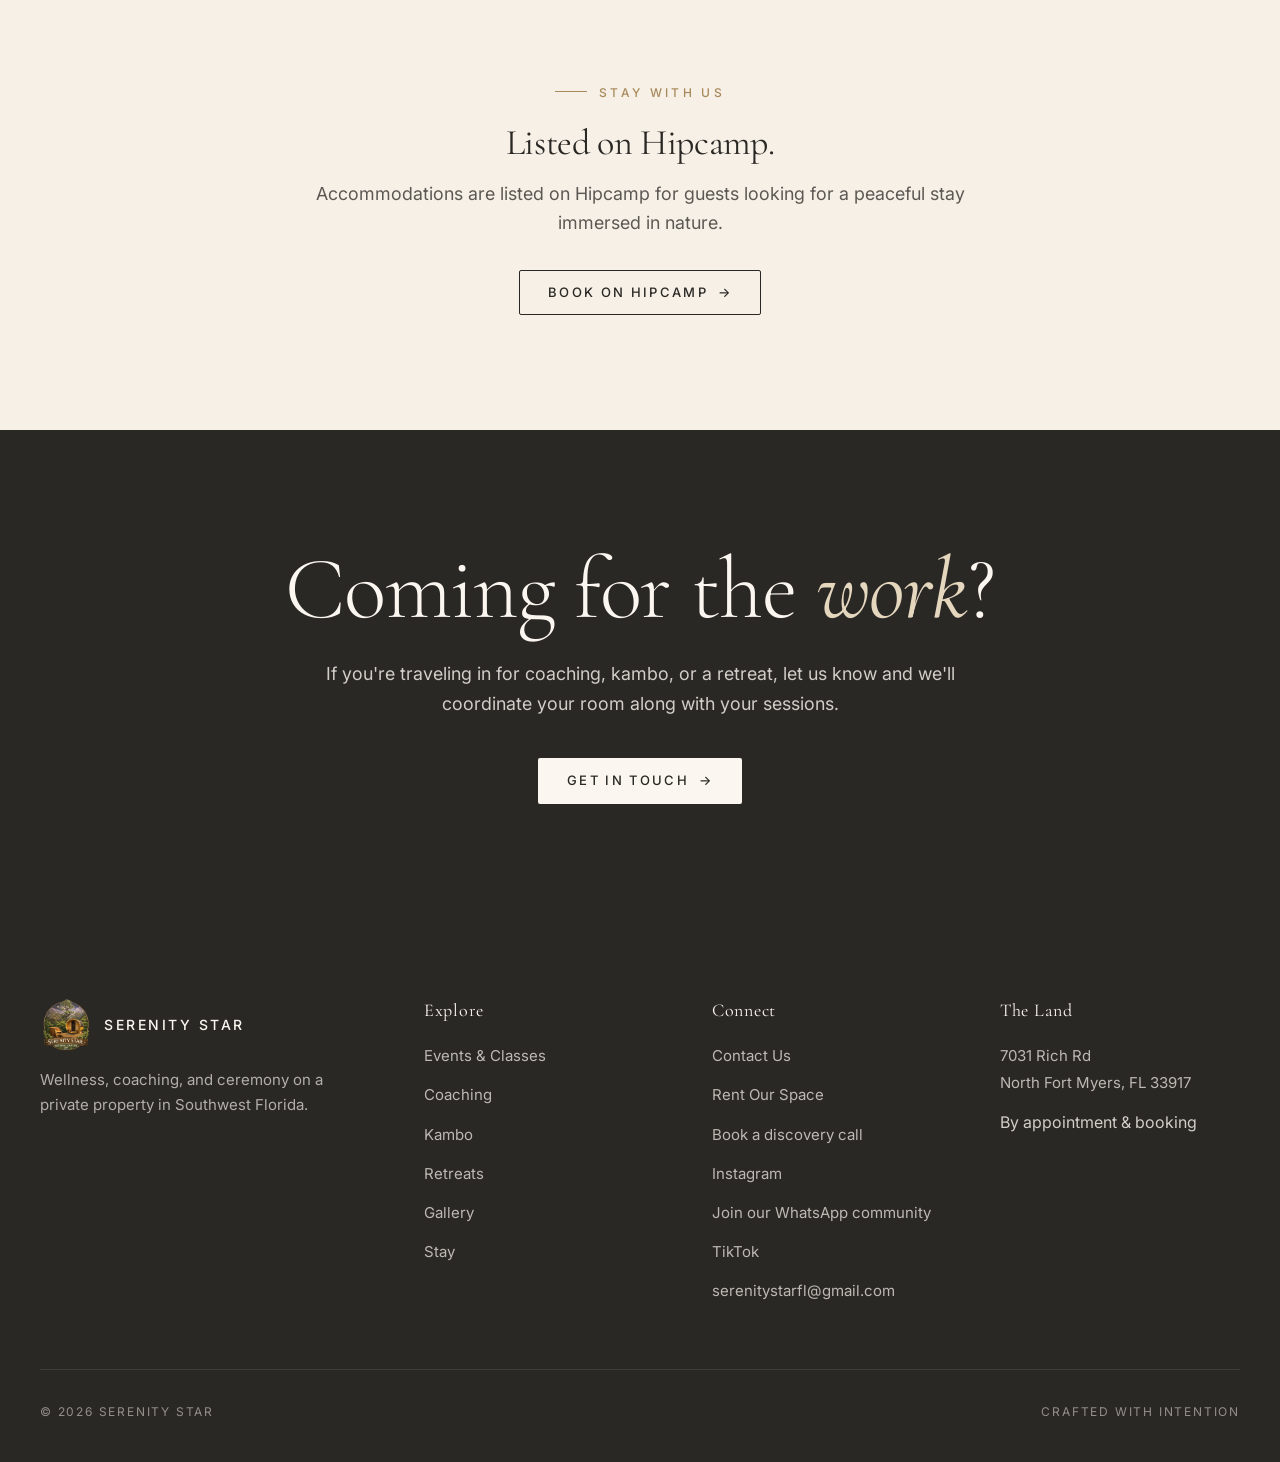
<file: docs/stay.html>
<!DOCTYPE html>
<!-- =====================================================================
     STAY PAGE  (stay.html)
     ----------------------------------------------------------------
     EDITING THIS PAGE:
     - Look for blocks marked 'EDIT:' below. Each one calls out the
       text, link, price, or image you can safely change.
     - Headlines live inside <h1>, <h2>, <h3> tags.
     - Body copy lives inside <p> tags.
     - Button text is the words between <a ...>...</a> tags.
     - Prices and dates are plain text inside the relevant card body.
     - To swap a photo, replace the src="assets/photos/<filename>.jpg".
     - Don't change indentation, the class="..." attributes, or the
       tag structure — those control how it looks.

     This page contains:
       - Hero
       - What to Expect bullet list (amenities)
       - Hipcamp section (Brittany to send listing URL)
       - Inquire CTA
       - Footer

     For the full guide, see CONTENT_GUIDE.md in the project root.
===================================================================== -->
<html lang="en">
<head>
  <meta charset="UTF-8" />
  <meta name="viewport" content="width=device-width, initial-scale=1.0" />
  <title>Stay | Serenity Star</title>
  <meta name="description" content="A converted bus and cabin accommodation on the property in North Fort Myers, for guests of the work. Two-night minimum." />
  <!-- Open Graph / social share -->
  <meta property="og:title" content="Stay | Serenity Star" />
  <meta property="og:description" content="Camper accommodation on the property in North Fort Myers, for guests of the work. Listed on Hipcamp." />
  <meta property="og:type" content="website" />
  <meta property="og:image" content="assets/photos/firepit-yard.jpg" />
  <meta property="og:url" content="https://serenitystar.co/stay.html" />
  <meta name="twitter:card" content="summary_large_image" />
  <meta name="twitter:title" content="Stay | Serenity Star" />
  <meta name="twitter:description" content="Camper accommodation on the property in North Fort Myers, for guests of the work. Listed on Hipcamp." />
  <meta name="twitter:image" content="assets/photos/firepit-yard.jpg" />
  <link rel="preconnect" href="https://fonts.googleapis.com" />
  <link rel="preconnect" href="https://fonts.gstatic.com" crossorigin />
  <link href="https://fonts.googleapis.com/css2?family=Cormorant+Garamond:ital,wght@0,300;0,400;0,500;1,300;1,400&family=Inter:wght@300;400;500;600&display=swap" rel="stylesheet" />
  <link rel="stylesheet" href="css/styles.css" />
  <link rel="icon" type="image/png" href="assets/logo/serenity-star-logo.png" />
</head>
<body>

  <header class="site-header is-light">
    <div class="container nav-row">
      <a href="index.html" class="brand">
        <span class="brand-mark"><img src="assets/logo/serenity-star-logo.png" alt="Serenity Star" /></span>
        <span class="brand-name">Serenity Star</span>
      </a>
      <nav>
        <ul class="nav-list">
          <li><a href="events.html">Events</a></li>
          <li><a href="coaching.html">Coaching</a></li>
          <li><a href="kambo.html">Kambo</a></li>
          <li><a href="retreats.html">Retreats</a></li>
          <li><a href="gallery.html">Gallery</a></li>
          <li><a href="stay.html">Stay</a></li>
        </ul>
      </nav>
      <a href="coaching.html" class="nav-cta">Book a call</a>
      <button class="nav-toggle" aria-label="Open menu"><span></span><span></span><span></span></button>
    </div>
  </header>

  <div class="mobile-nav">
    <button class="mobile-nav-close" aria-label="Close menu">×</button>
    <a href="index.html">Home</a>
    <a href="events.html">Events</a>
    <a href="coaching.html">Coaching</a>
    <a href="kambo.html">Kambo</a>
    <a href="retreats.html">Retreats</a>
    <a href="gallery.html">Gallery</a>
    <a href="stay.html">Stay</a>
    <a href="coaching.html" class="btn btn-primary">Book a call</a>
  </div>

  <!-- =================== HERO =================== -->
  <section class="hero hero-sub">
    <div class="hero-media">
      <img src="assets/photos/camper-exterior-accommodation.jpg" alt="Exterior of the camper accommodation at Serenity Star, surrounded by Florida pine forest" />
    </div>
    <div class="container hero-inner">
      <span class="eyebrow" style="color: var(--sand);">Stay</span>
      <!-- EDIT: page headline (change the text between <h1>...</h1>) -->
      <h1>Sleep on the <em>property</em>.</h1>
      <!-- EDIT: hero intro paragraph -->
      <p class="lead">
        The Main House is not available for guest rentals. Camper accommodations
        are available on the property, primarily for guests coming in for
        coaching, kambo, or retreats.
      </p>
    </div>
  </section>

  <!-- =================== SPLIT INFO =================== -->
  <section class="bg-cream-soft">
    <div class="container">
      <div class="split">
        <div class="split-media reveal">
          <img src="assets/photos/firepit-yard.jpg" alt="Fire pit and outdoor seating area" />
        </div>
        <div class="split-text reveal">
          <span class="eyebrow">What to Expect</span>
          <ul style="list-style: none; padding: 0; margin: 1.25rem 0 1.75rem; display: grid; gap: 0.75rem; font-family: var(--font-body); font-size: 0.9375rem; color: var(--ink);">
            <li style="padding-left: 1.5rem; position: relative;"><span style="position: absolute; left: 0; color: var(--clay);">·</span> The Main House is not available for rent. Camper accommodations are available throughout the property.</li>
            <li style="padding-left: 1.5rem; position: relative;"><span style="position: absolute; left: 0; color: var(--clay);">·</span> Two-night minimum</li>
            <li style="padding-left: 1.5rem; position: relative;"><span style="position: absolute; left: 0; color: var(--clay);">·</span> Fire pit and outdoor seating area</li>
            <li style="padding-left: 1.5rem; position: relative;"><span style="position: absolute; left: 0; color: var(--clay);">·</span> Access to sauna, cold plunge, and studio within session hours</li>
            <li style="padding-left: 1.5rem; position: relative;"><span style="position: absolute; left: 0; color: var(--clay);">·</span> Use of property amenities and facilities included</li>
          </ul>
          <p style="font-size: 0.875rem; color: var(--ink-soft);">
            Private and group sauna &amp; ice bath sessions are available. <a href="contact.html" style="color: var(--ink); border-bottom: 1px solid var(--line);">Inquire here.</a>
          </p>
        </div>
      </div>
    </div>
  </section>

  <!-- =================== STAY WITH US (HIPCAMP) =================== -->
  <section>
    <div class="container-narrow text-center reveal">
      <span class="eyebrow">Stay With Us</span>
      <h2 style="font-size: clamp(1.75rem, 3vw, 2.25rem); margin-bottom: 1rem;">Listed on Hipcamp.</h2>
      <p class="lead" style="margin: 0 auto 2rem;">
        Accommodations are listed on Hipcamp for guests looking for a peaceful
        stay immersed in nature.
      </p>
      <a href="https://hipcamp.onelink.me/ZwFp?af_r=https%3A%2F%2Fwww.hipcamp.com%2Fland%2Fy0zhvm5r&deep_link_value=land%2Fy0zhvm5r&share_id=288fsabo0gw&utm_medium=share&utm_source=share_content" target="_blank" rel="noopener" class="btn btn-ghost btn-arrow">Book on Hipcamp</a>
    </div>
  </section>

  <!-- =================== INQUIRE CTA =================== -->
  <section class="bg-ink">
    <div class="container-narrow text-center reveal">
      <h2 class="display" style="color: var(--cream-soft);">
        Coming for the <em style="color: var(--sand);">work</em>?
      </h2>
      <p class="lead" style="color: rgba(251,247,240,0.8); margin: 1.5rem auto 2.5rem;">
        If you're traveling in for coaching, kambo, or a retreat, let us know
        and we'll coordinate your room along with your sessions.
      </p>
      <a href="contact.html" class="btn btn-light btn-arrow">Get in Touch</a>
    </div>
  </section>

  <!-- =================== FOOTER =================== -->
  <!-- EDIT: footer (shared with every page) — update once and copy/paste to all 7 HTML files -->
  <footer class="site-footer">
    <div class="container">
      <div class="footer-grid">
        <div class="footer-brand">
          <div class="brand">
            <span class="brand-mark"><img src="assets/logo/serenity-star-logo.png" alt="Serenity Star" /></span>
            <span class="brand-name">Serenity Star</span>
          </div>
          <p>Wellness, coaching, and ceremony on a private property in Southwest Florida.</p>
        </div>
        <div>
          <h4>Explore</h4>
          <ul>
            <li><a href="events.html">Events &amp; Classes</a></li>
            <li><a href="coaching.html">Coaching</a></li>
            <li><a href="kambo.html">Kambo</a></li>
            <li><a href="retreats.html">Retreats</a></li>
            <li><a href="gallery.html">Gallery</a></li>
            <li><a href="stay.html">Stay</a></li>
          </ul>
        </div>
        <div>
          <h4>Connect</h4>
          <ul>
            <li><a href="contact.html">Contact Us</a></li>
            <li><a href="contact.html">Rent Our Space</a></li>
            <li><a href="coaching.html">Book a discovery call</a></li>
            <!-- Replace with Brittany's Instagram handle -->
            <li><a href="https://instagram.com/SerenityStarFL" target="_blank" rel="noopener">Instagram</a></li>
            <li><a href="https://chat.whatsapp.com/LCV1WsL05Qp3bKisuwAA6p" target="_blank" rel="noopener">Join our WhatsApp community</a></li>
            <li><a href="https://www.tiktok.com/@serenitystarfl" target="_blank" rel="noopener">TikTok</a></li>
            <li><a href="mailto:serenitystarfl@gmail.com">serenitystarfl@gmail.com</a></li>
          </ul>
        </div>
        <div>
          <h4>The Land</h4>
          <ul>
            <li><a href="https://maps.google.com/?q=7031+Rich+Rd+North+Fort+Myers+FL+33917" target="_blank" rel="noopener">7031 Rich Rd<br/>North Fort Myers, FL 33917</a></li>
            <li>By appointment &amp; booking</li>
          </ul>
        </div>
      </div>
      <div class="footer-meta">
        <span>© 2026 Serenity Star</span>
        <span>Crafted with intention</span>
      </div>
    </div>
  </footer>

  <script src="js/main.js"></script>
</body>
</html>
</file>
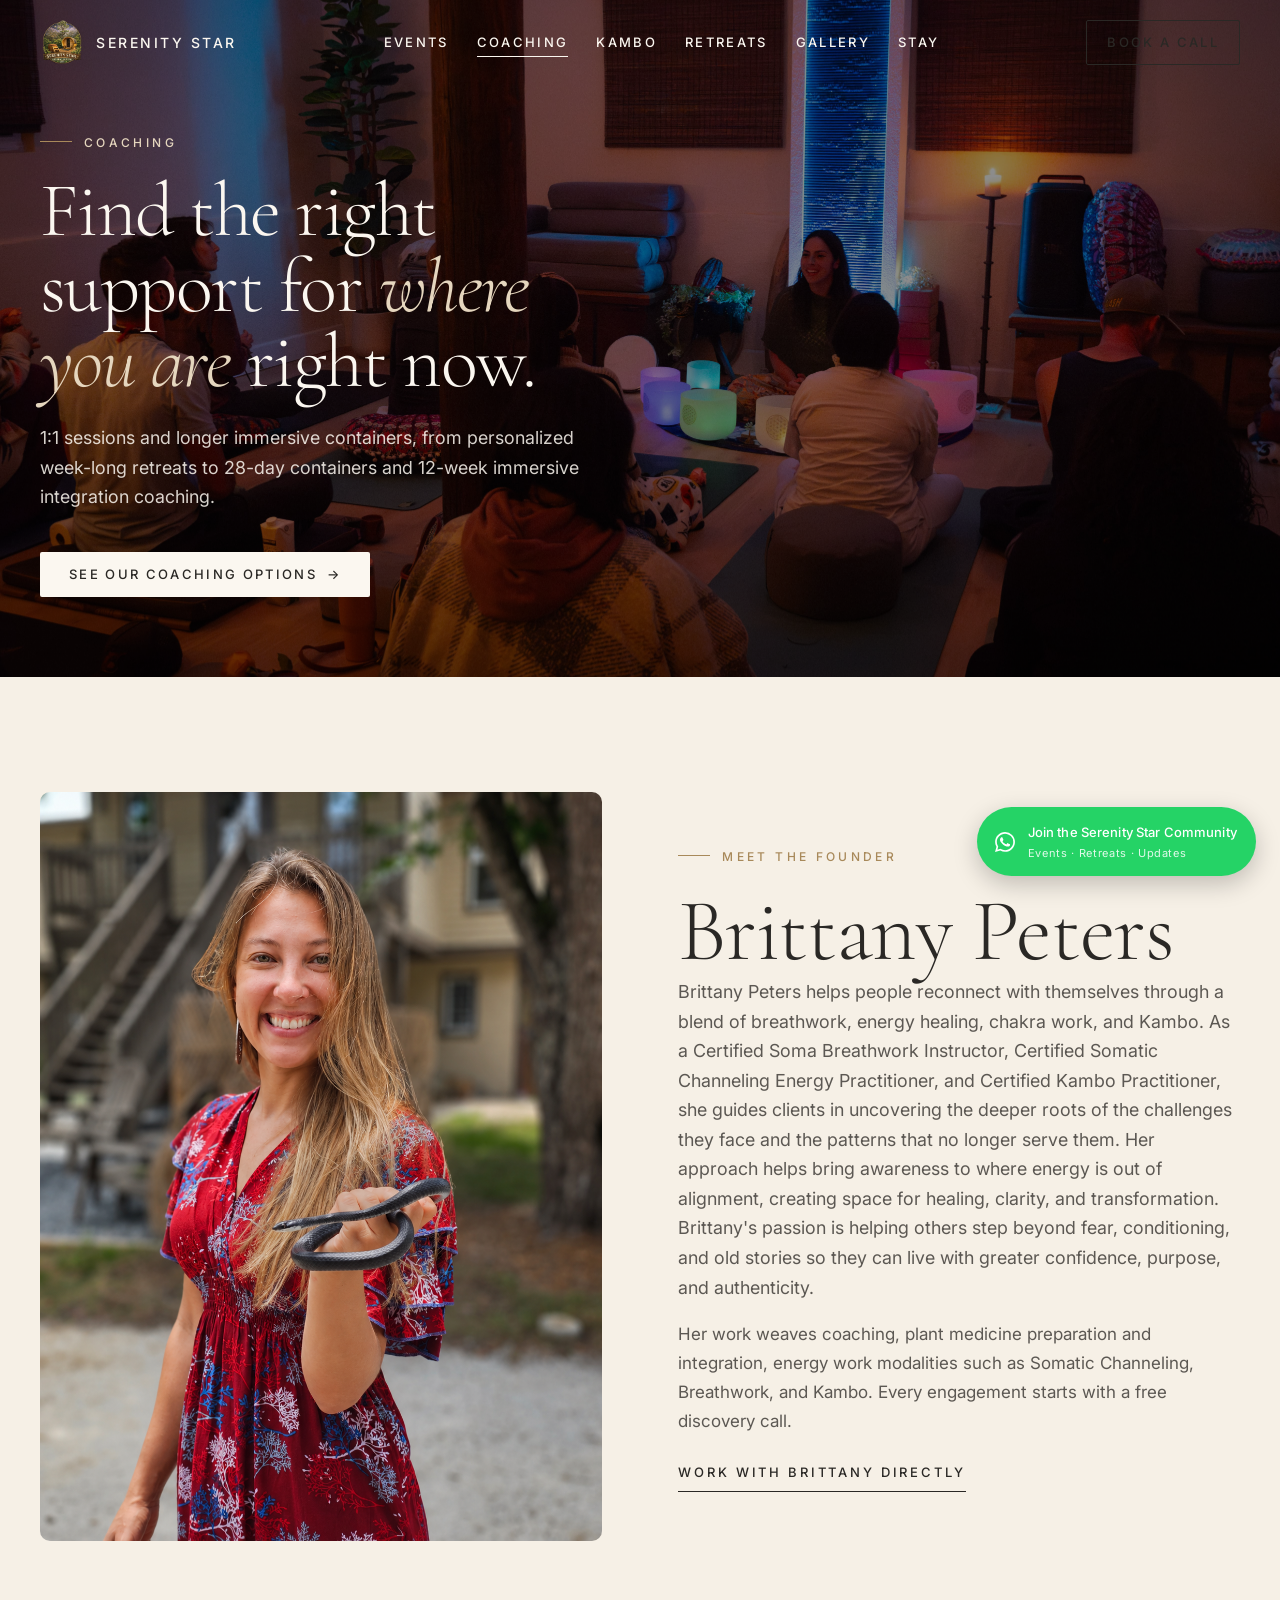
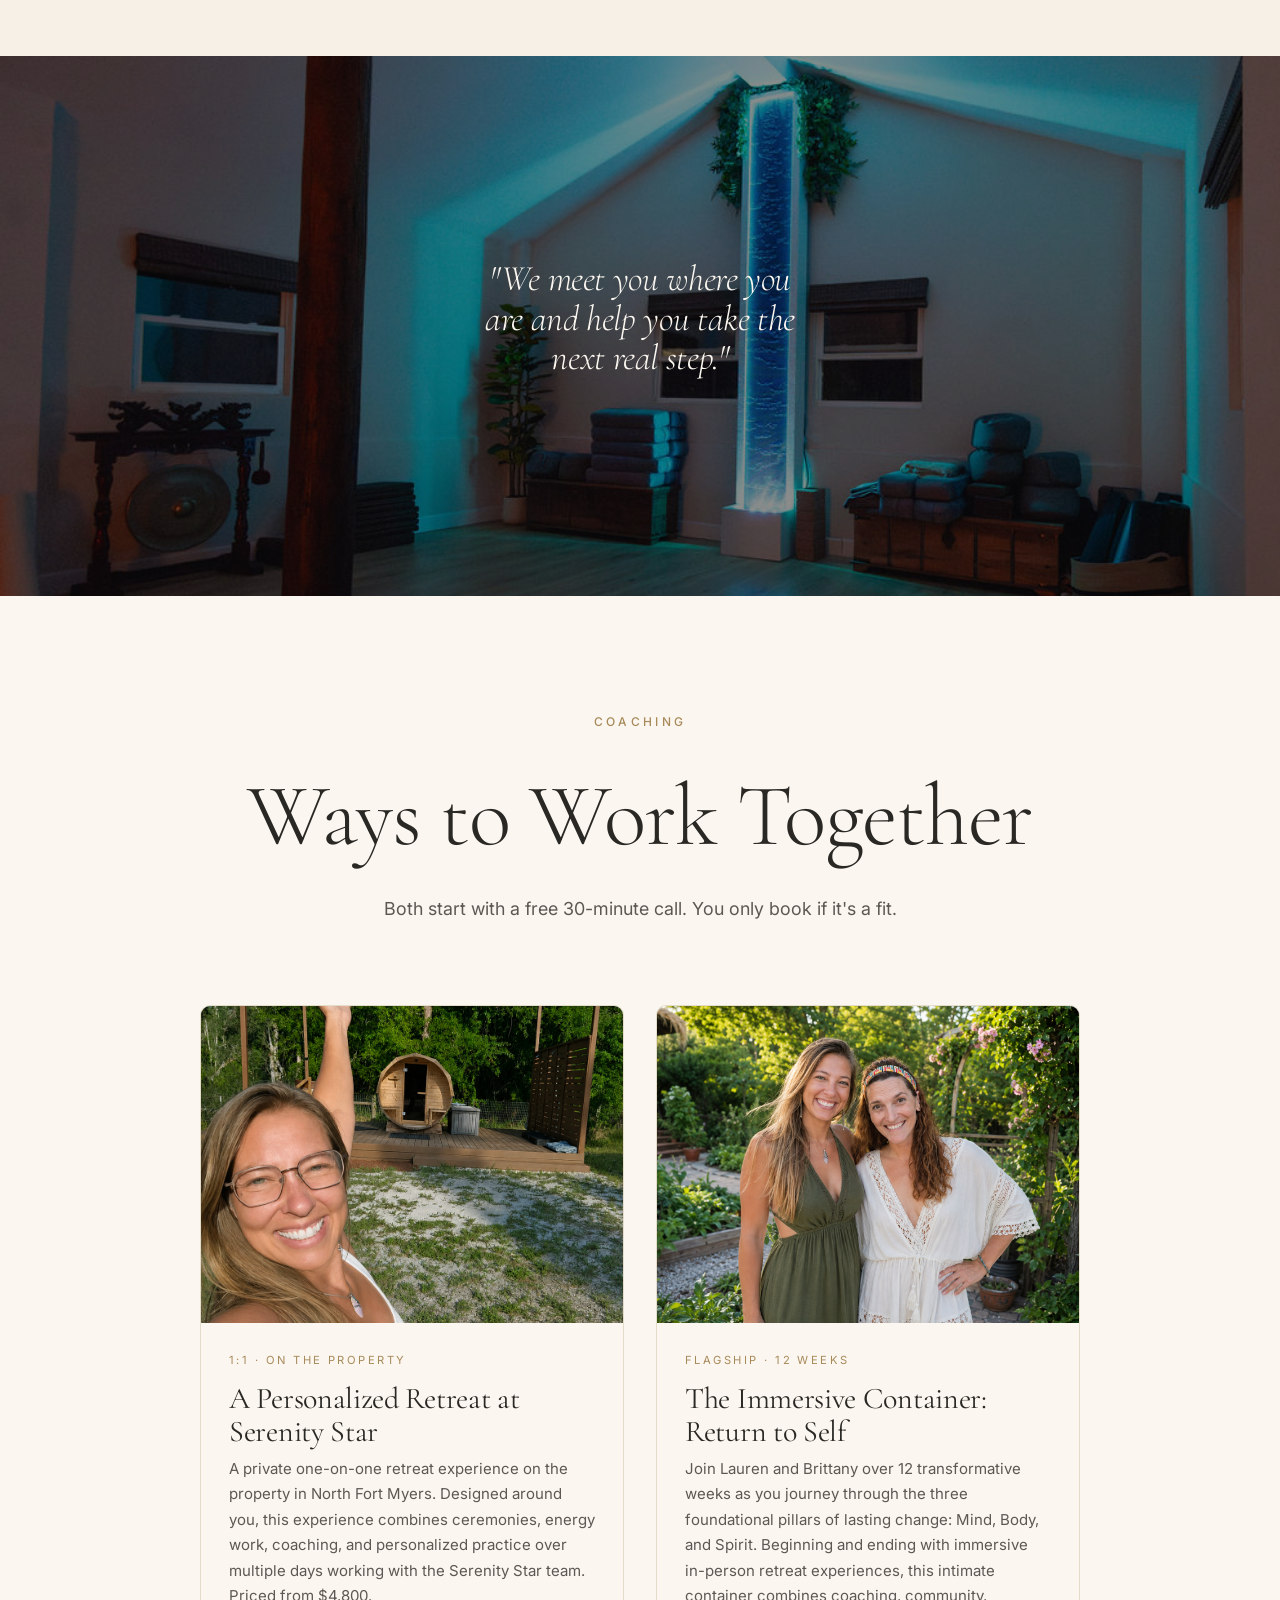
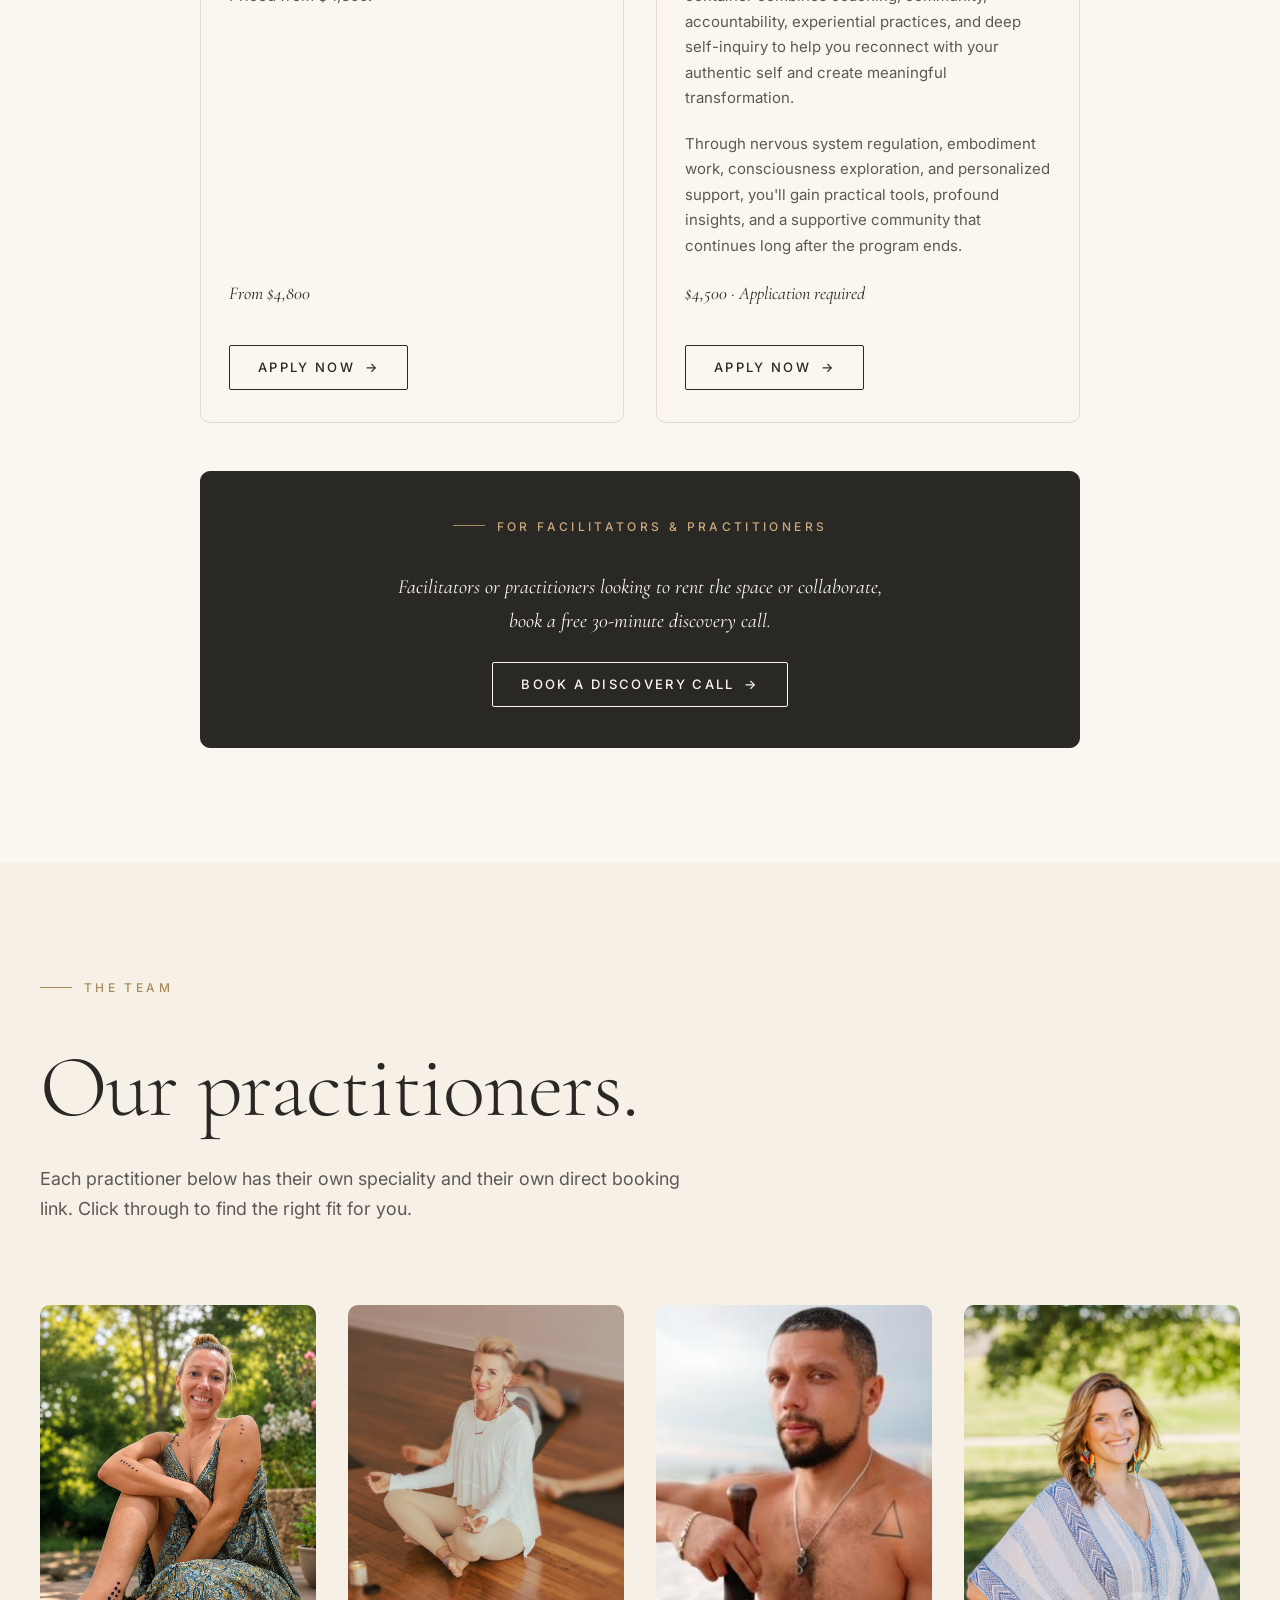
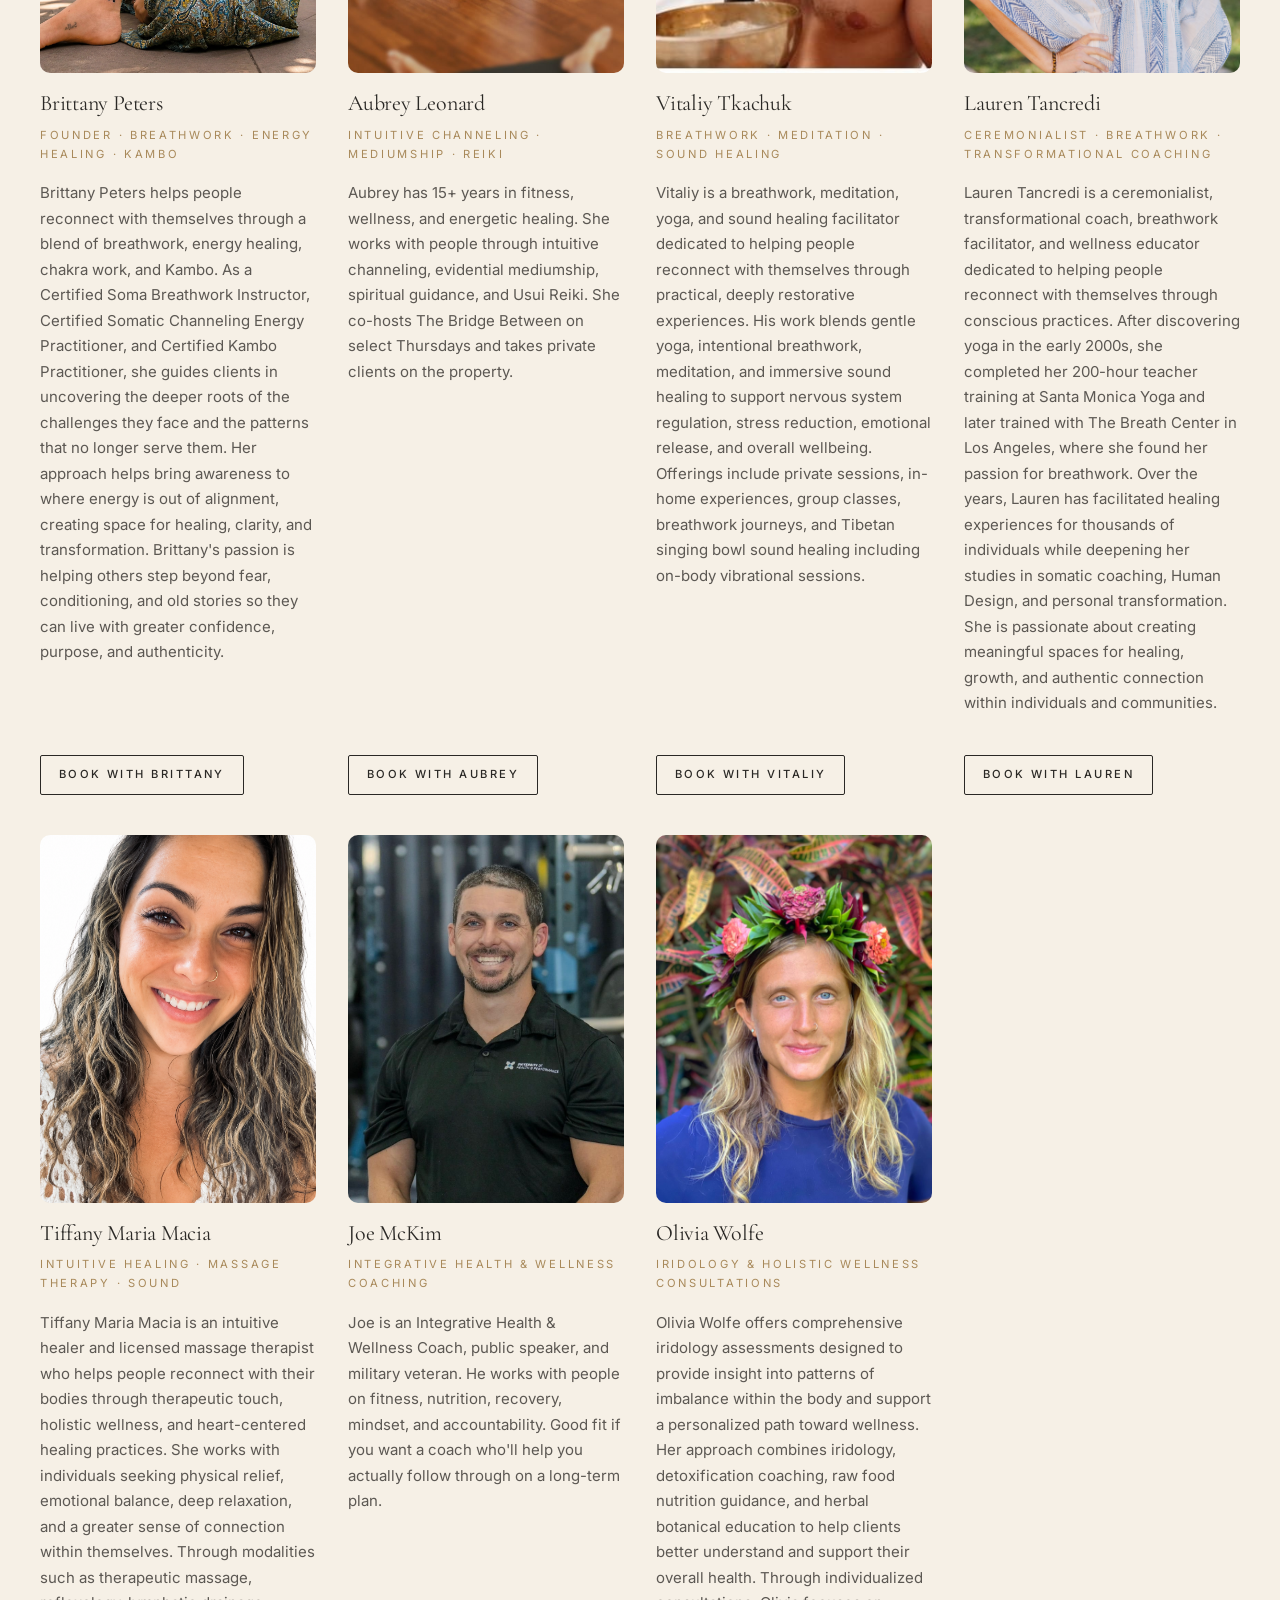
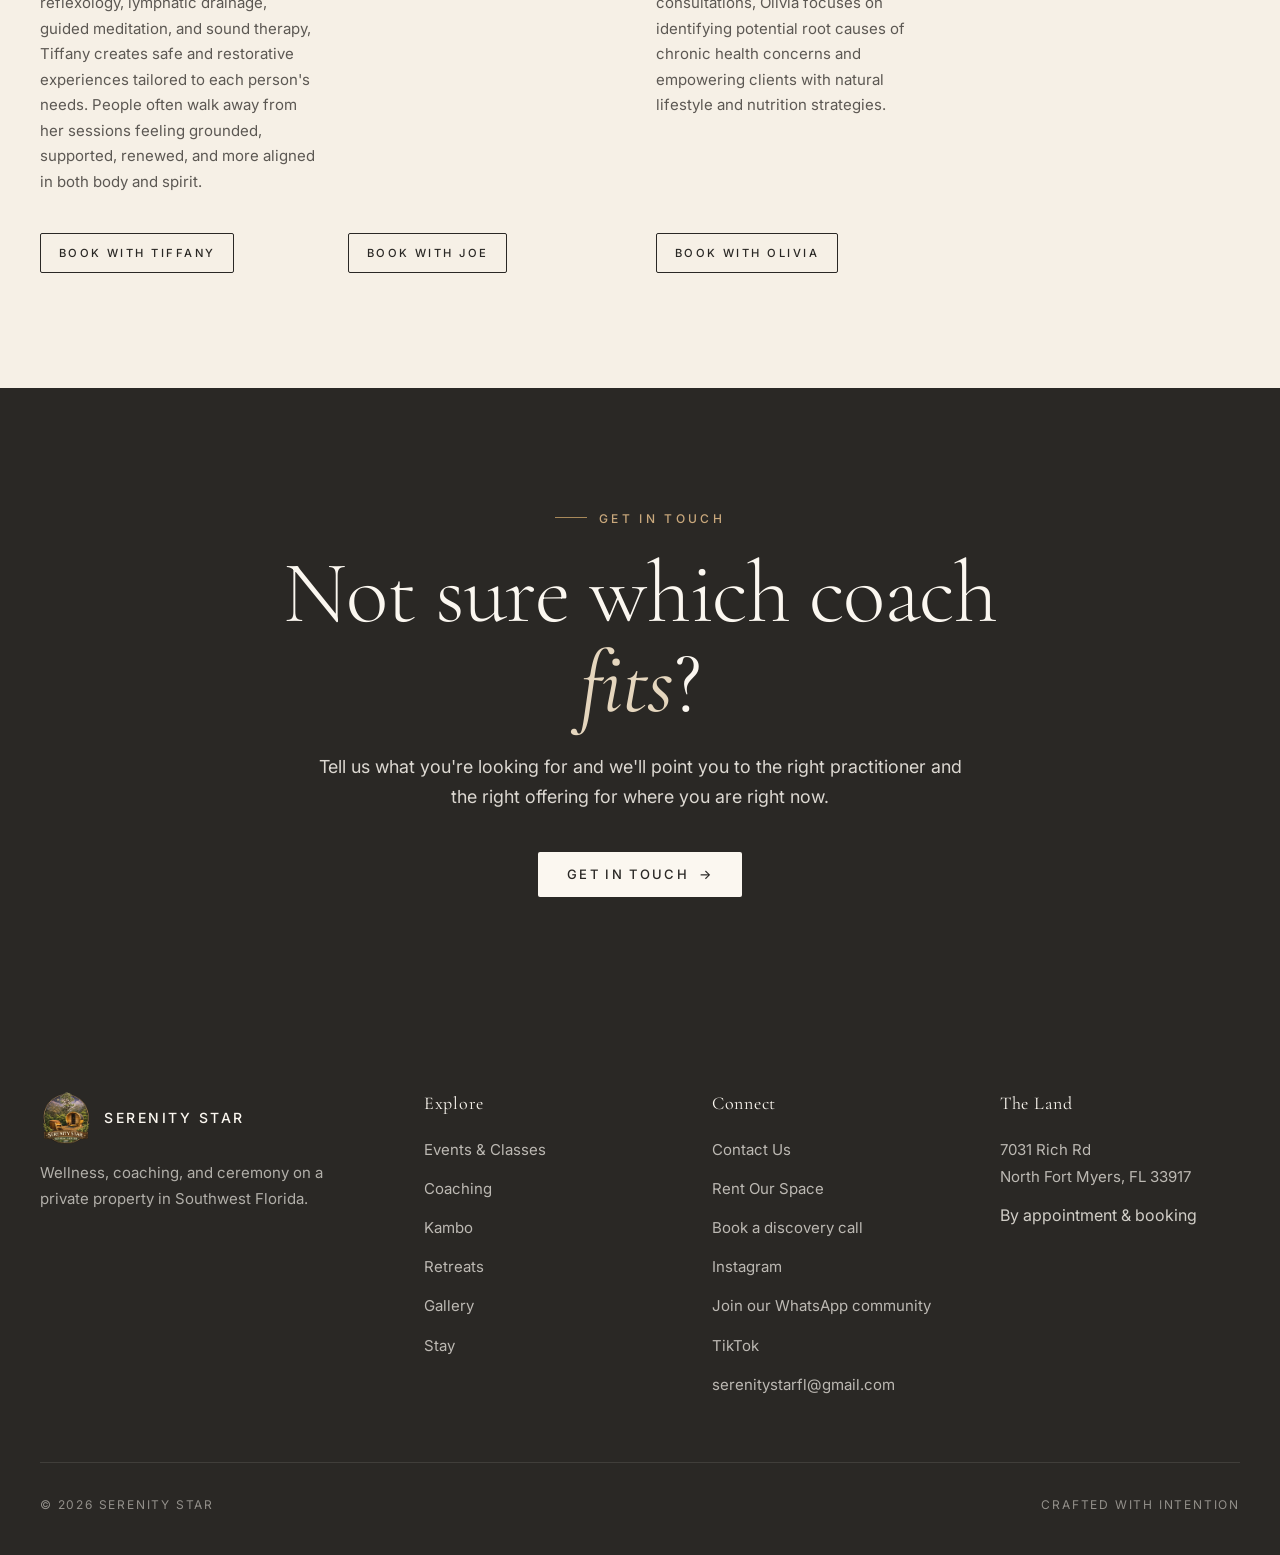
<file: serenity-star-site-v6/coaching.html>
<!DOCTYPE html>
<!-- =====================================================================
     COACHING PAGE  (coaching.html)
     ----------------------------------------------------------------
     EDITING THIS PAGE:
     - Look for blocks marked 'EDIT:' below. Each one calls out the
       text, link, price, or image you can safely change.
     - Headlines live inside <h1>, <h2>, <h3> tags.
     - Body copy lives inside <p> tags.
     - Button text is the words between <a ...>...</a> tags.
     - Prices and dates are plain text inside the relevant card body.
     - To swap a photo, replace the src="assets/photos/<filename>.jpg".
     - Don't change indentation, the class="..." attributes, or the
       tag structure — those control how it looks.

     This page contains:
       - Hero (Brittany's offerings)
       - Founder intro split (Brittany)
       - Atmospheric image band
       - Ways to Work Together (2 cards: Personalized Retreat + The Immersive Container)
       - Team grid — Our practitioners (Brittany first, then Aubrey, Vitaliy, Lauren, Tiffany, Joe, Olivia)
       - Get in Touch CTA
       - Footer

     For the full guide, see CONTENT_GUIDE.md in the project root.
===================================================================== -->
<html lang="en">
<head>
  <meta charset="UTF-8" />
  <meta name="viewport" content="width=device-width, initial-scale=1.0" />
  <title>Coaching | Serenity Star</title>
  <meta name="description" content="1:1 coaching, personalized retreats, and a 3-month immersive container with Brittany Peters and a circle of trusted practitioners in North Fort Myers." />
  <!-- Open Graph / social share -->
  <meta property="og:title" content="Coaching | Serenity Star" />
  <meta property="og:description" content="1:1 coaching, personalized retreats, and a 12-week immersive with Brittany Peters and a circle of trusted practitioners in North Fort Myers." />
  <meta property="og:type" content="website" />
  <meta property="og:image" content="assets/photos/studio-session.jpg" />
  <meta property="og:url" content="https://serenitystar.co/coaching.html" />
  <meta name="twitter:card" content="summary_large_image" />
  <meta name="twitter:title" content="Coaching | Serenity Star" />
  <meta name="twitter:description" content="1:1 coaching, personalized retreats, and a 12-week immersive with Brittany Peters and a circle of trusted practitioners in North Fort Myers." />
  <meta name="twitter:image" content="assets/photos/studio-session.jpg" />
  <link rel="preconnect" href="https://fonts.googleapis.com" />
  <link rel="preconnect" href="https://fonts.gstatic.com" crossorigin />
  <link href="https://fonts.googleapis.com/css2?family=Cormorant+Garamond:ital,wght@0,300;0,400;0,500;1,300;1,400&family=Inter:wght@300;400;500;600&display=swap" rel="stylesheet" />
  <link rel="stylesheet" href="css/styles.css" />
  <link rel="icon" type="image/png" href="assets/logo/serenity-star-logo.png" />
</head>
<body>

  <header class="site-header is-light">
    <div class="container nav-row">
      <a href="index.html" class="brand">
        <span class="brand-mark"><img src="assets/logo/serenity-star-logo.png" alt="Serenity Star" /></span>
        <span class="brand-name">Serenity Star</span>
      </a>
      <nav>
        <ul class="nav-list">
          <li><a href="events.html">Events</a></li>
          <li><a href="coaching.html">Coaching</a></li>
          <li><a href="kambo.html">Kambo</a></li>
          <li><a href="retreats.html">Retreats</a></li>
          <li><a href="gallery.html">Gallery</a></li>
          <li><a href="stay.html">Stay</a></li>
        </ul>
      </nav>
      <a href="coaching.html" class="nav-cta">Book a call</a>
      <button class="nav-toggle" aria-label="Open menu"><span></span><span></span><span></span></button>
    </div>
  </header>

  <div class="mobile-nav">
    <button class="mobile-nav-close" aria-label="Close menu">×</button>
    <a href="index.html">Home</a>
    <a href="events.html">Events</a>
    <a href="coaching.html">Coaching</a>
    <a href="kambo.html">Kambo</a>
    <a href="retreats.html">Retreats</a>
    <a href="gallery.html">Gallery</a>
    <a href="stay.html">Stay</a>
    <a href="coaching.html" class="btn btn-primary">Book a call</a>
  </div>

  <!-- =================== HERO =================== -->
  <section class="hero hero-sub">
    <div class="hero-media">
      <img src="assets/photos/studio-session.jpg" alt="A coach leading a session in the meditation room" />
    </div>
    <div class="container hero-inner">
      <span class="eyebrow" style="color: var(--sand);">Coaching</span>
      <!-- EDIT: page headline (change the text between <h1>...</h1>) -->
      <h1>Find the right support for <em>where you are</em> right now.</h1>
      <!-- EDIT: hero intro paragraph -->
      <p class="lead">
        1:1 sessions and longer immersive containers, from personalized week-long
        retreats to 28-day containers and 12-week immersive integration coaching.
      </p>
      <div class="hero-actions">
        <a href="#coaches" class="btn btn-light btn-arrow">See our coaching options</a>
      </div>
    </div>
  </section>

  <!-- =================== FOUNDER INTRO =================== -->
  <section>
    <div class="container">
      <div class="split">
        <div class="split-media tall reveal">
          <img src="assets/photos/brittany-founder.jpg" alt="Brittany Peters, founder of Serenity Star" />
        </div>
        <div class="split-text reveal">
          <span class="eyebrow">Meet the Founder</span>
          <h2 class="display">Brittany Peters</h2>
          <p class="lead">
            Brittany Peters helps people reconnect with themselves through a blend
            of breathwork, energy healing, chakra work, and Kambo. As a Certified
            Soma Breathwork Instructor, Certified Somatic Channeling Energy
            Practitioner, and Certified Kambo Practitioner, she guides clients in
            uncovering the deeper roots of the challenges they face and the
            patterns that no longer serve them. Her approach helps bring awareness
            to where energy is out of alignment, creating space for healing,
            clarity, and transformation. Brittany's passion is helping others step
            beyond fear, conditioning, and old stories so they can live with
            greater confidence, purpose, and authenticity.
          </p>
          <p>
            Her work weaves coaching, plant medicine preparation and integration,
            energy work modalities such as Somatic Channeling, Breathwork, and
            Kambo. Every engagement starts with a free discovery call.
          </p>
          <a href="https://calendly.com/serenitystarfl/30min" target="_blank" rel="noopener" class="btn-link">Work with Brittany directly</a>
        </div>
      </div>
    </div>
  </section>

  <!-- =================== ATMOSPHERIC IMAGE BAND =================== -->
  <section class="image-band reveal" style="padding: 0;">
    <img src="assets/photos/studio-light-feature.jpg" alt="The meditation studio with its blue light water feature" />
    <div class="image-band-overlay">
      <div>
        <h2 style="font-size: clamp(1.5rem, 3vw, 2.25rem); font-style: italic; font-family: var(--font-display); font-weight: 300; color: var(--cream-soft);">
          "We meet you where you are and help you take the next real step."
        </h2>
      </div>
    </div>
  </section>

  <!-- =================== OFFERINGS =================== -->
  <section class="bg-cream-soft">
    <div class="container">
      <div class="section-head section-head-center reveal">
        <span class="eyebrow">Coaching</span>
        <h2 class="display">Ways to Work Together</h2>
        <p class="lead">Both start with a free 30-minute call. You only book if it's a fit.</p>
      </div>

      <div class="card-grid reveal" style="grid-template-columns: repeat(auto-fit, minmax(320px, 1fr)); max-width: 880px; margin: 0 auto;">
        <article class="card">
          <div class="card-image"><img src="assets/photos/brittany-onproperty.jpg" alt="Brittany on the property" /></div>
          <div class="card-body">
            <span class="card-tag">1:1 · On the Property</span>
            <h3>A Personalized Retreat at Serenity Star</h3>
            <p>A private one-on-one retreat experience on the property in North Fort Myers. Designed around you, this experience combines ceremonies, energy work, coaching, and personalized practice over multiple days working with the Serenity Star team. Priced from $4,800.</p>
            <p style="margin-top: auto; font-family: var(--font-display); font-style: italic; color: var(--ink); font-size: 1.125rem;">From $4,800</p>
            <a href="https://calendly.com/serenitystarfl/30min" target="_blank" rel="noopener" class="btn btn-ghost btn-arrow" style="margin-top: 1rem; align-self: flex-start;">Apply now</a>
          </div>
        </article>

        <article class="card">
          <div class="card-image"><img src="assets/photos/immersive-container-program.png" alt="The Immersive Container: Return to Self — 12-week flagship program with Lauren and Brittany" /></div>
          <div class="card-body">
            <span class="card-tag">Flagship · 12 Weeks</span>
            <h3>The Immersive Container: Return to Self</h3>
            <p>Join Lauren and Brittany over 12 transformative weeks as you journey through the three foundational pillars of lasting change: Mind, Body, and Spirit. Beginning and ending with immersive in-person retreat experiences, this intimate container combines coaching, community, accountability, experiential practices, and deep self-inquiry to help you reconnect with your authentic self and create meaningful transformation.</p>
            <p>Through nervous system regulation, embodiment work, consciousness exploration, and personalized support, you'll gain practical tools, profound insights, and a supportive community that continues long after the program ends.</p>
            <p style="margin-top: auto; font-family: var(--font-display); font-style: italic; color: var(--ink); font-size: 1.125rem;">$4,500 · Application required</p>
            <a href="https://retreat.pushpullplay.com/" target="_blank" rel="noopener" class="btn btn-ghost btn-arrow" style="margin-top: 1rem; align-self: flex-start;">Apply now</a>
          </div>
        </article>
      </div>

      <!-- Facilitator / Practitioner rental CTA — kept visually separate from the offerings above.
           Darker background for stronger visual emphasis of the space rental offering. -->
      <div class="reveal" style="max-width: 880px; margin: 3rem auto 0; padding: 2.5rem 2.25rem; border: 1px solid var(--ink); border-radius: var(--radius-soft); background: var(--ink); color: var(--cream-soft); text-align: center;">
        <span class="eyebrow" style="color: var(--clay);">For Facilitators &amp; Practitioners</span>
        <p style="font-family: var(--font-display); font-style: italic; font-size: 1.25rem; color: var(--cream-soft); margin: 0.75rem auto 1.5rem; max-width: 56ch;">Facilitators or practitioners looking to rent the space or collaborate, book a free 30-minute discovery call.</p>
        <a href="https://calendly.com/serenitystarfl/30min" target="_blank" rel="noopener" class="btn btn-outline-light btn-arrow">Book a discovery call</a>
      </div>
    </div>
  </section>

  <!-- =================== TEAM GRID =================== -->
  <section id="coaches">
    <div class="container">
      <div class="section-head reveal">
        <span class="eyebrow">The Team</span>
        <h2 class="display">Our practitioners.</h2>
        <p class="lead">
          Each practitioner below has their own speciality and their own direct
          booking link. Click through to find the right fit for you.
        </p>
      </div>

      <div class="team-grid">

        <!-- Brittany (founder, first card) — uses a different photo than the founder
             split section above to add visual variety to the team grid. -->
        <article class="team-member">
          <div class="team-photo">
            <img src="assets/photos/brittany-kambo-coaching.jpg" alt="Brittany Peters in a kambo coaching session" />
          </div>
          <h4>Brittany Peters</h4>
          <span class="team-role">Founder · Breathwork · Energy Healing · Kambo</span>
          <p class="team-bio">Brittany Peters helps people reconnect with themselves through a blend of breathwork, energy healing, chakra work, and Kambo. As a Certified Soma Breathwork Instructor, Certified Somatic Channeling Energy Practitioner, and Certified Kambo Practitioner, she guides clients in uncovering the deeper roots of the challenges they face and the patterns that no longer serve them. Her approach helps bring awareness to where energy is out of alignment, creating space for healing, clarity, and transformation. Brittany's passion is helping others step beyond fear, conditioning, and old stories so they can live with greater confidence, purpose, and authenticity.</p>
          <a href="https://calendly.com/serenitystarfl/30min" target="_blank" rel="noopener" class="team-action">Book with Brittany</a>
        </article>

        <!-- Aubrey -->
        <article class="team-member">
          <div class="team-photo">
            <img src="assets/photos/coach-aubrey.jpg" alt="Aubrey Leonard" />
          </div>
          <h4>Aubrey Leonard</h4>
          <span class="team-role">Intuitive Channeling · Mediumship · Reiki</span>
          <p class="team-bio">Aubrey has 15+ years in fitness, wellness, and energetic healing. She works with people through intuitive channeling, evidential mediumship, spiritual guidance, and Usui Reiki. She co-hosts The Bridge Between on select Thursdays and takes private clients on the property.</p>
          <!-- Replace with Aubrey's Calendly link when ready -->
          <a href="https://calendly.com/aubreyleonard" target="_blank" rel="noopener" class="team-action">Book with Aubrey</a>
        </article>

        <!-- Vitaliy -->
        <article class="team-member">
          <div class="team-photo">
            <img src="assets/photos/vitaliy-headshot.jpg" alt="Vitaliy Tkachuk" />
          </div>
          <h4>Vitaliy Tkachuk</h4>
          <span class="team-role">Breathwork · Meditation · Sound Healing</span>
          <p class="team-bio">Vitaliy is a breathwork, meditation, yoga, and sound healing facilitator dedicated to helping people reconnect with themselves through practical, deeply restorative experiences. His work blends gentle yoga, intentional breathwork, meditation, and immersive sound healing to support nervous system regulation, stress reduction, emotional release, and overall wellbeing. Offerings include private sessions, in-home experiences, group classes, breathwork journeys, and Tibetan singing bowl sound healing including on-body vibrational sessions.</p>
          <!-- Replace with Vitaliy's Calendly link when ready -->
          <a href="https://calendly.com/divinealignment1266/safariwellnessretreatdiscoverysession" target="_blank" rel="noopener" class="team-action">Book with Vitaliy</a>
        </article>

        <!-- Lauren -->
        <article class="team-member">
          <div class="team-photo">
            <img src="assets/photos/lauren-headshot.jpg" alt="Lauren Tancredi" />
          </div>
          <h4>Lauren Tancredi</h4>
          <span class="team-role">Ceremonialist · Breathwork · Transformational Coaching</span>
          <p class="team-bio">Lauren Tancredi is a ceremonialist, transformational coach, breathwork facilitator, and wellness educator dedicated to helping people reconnect with themselves through conscious practices. After discovering yoga in the early 2000s, she completed her 200-hour teacher training at Santa Monica Yoga and later trained with The Breath Center in Los Angeles, where she found her passion for breathwork. Over the years, Lauren has facilitated healing experiences for thousands of individuals while deepening her studies in somatic coaching, Human Design, and personal transformation. She is passionate about creating meaningful spaces for healing, growth, and authentic connection within individuals and communities.</p>
          <a href="https://link.mypractos.com/widget/booking/M6lBga6PVlF0tkelloZf" target="_blank" rel="noopener" class="team-action">Book with Lauren</a>
        </article>

        <!-- Tiffany -->
        <article class="team-member">
          <div class="team-photo">
            <img src="assets/photos/tiffany-headshot.png" alt="Tiffany Maria Macia" />
          </div>
          <h4>Tiffany Maria Macia</h4>
          <span class="team-role">Intuitive Healing · Massage Therapy · Sound</span>
          <p class="team-bio">Tiffany Maria Macia is an intuitive healer and licensed massage therapist who helps people reconnect with their bodies through therapeutic touch, holistic wellness, and heart-centered healing practices. She works with individuals seeking physical relief, emotional balance, deep relaxation, and a greater sense of connection within themselves. Through modalities such as therapeutic massage, reflexology, lymphatic drainage, guided meditation, and sound therapy, Tiffany creates safe and restorative experiences tailored to each person's needs. People often walk away from her sessions feeling grounded, supported, renewed, and more aligned in both body and spirit.</p>
          <a href="https://calendly.com/diamondsoftherapy" target="_blank" rel="noopener" class="team-action">Book with Tiffany</a>
        </article>

        <!-- Joe -->
        <article class="team-member">
          <div class="team-photo">
            <img src="assets/photos/coach-joe.jpg" alt="Joe McKim, integrative health & wellness coach" />
          </div>
          <h4>Joe McKim</h4>
          <span class="team-role">Integrative Health &amp; Wellness Coaching</span>
          <p class="team-bio">Joe is an Integrative Health &amp; Wellness Coach, public speaker, and military veteran. He works with people on fitness, nutrition, recovery, mindset, and accountability. Good fit if you want a coach who'll help you actually follow through on a long-term plan.</p>
          <a href="https://limitlesshealthmovement.com/contact/" target="_blank" rel="noopener" class="team-action">Book with Joe</a>
        </article>

        <!-- Olivia Wolfe -->
        <article class="team-member">
          <div class="team-photo">
            <img src="assets/photos/olivia-headshot new.jpeg" alt="Olivia Wolfe, iridology and holistic wellness consultant" />
          </div>
          <h4>Olivia Wolfe</h4>
          <span class="team-role">Iridology &amp; Holistic Wellness Consultations</span>
          <p class="team-bio">Olivia Wolfe offers comprehensive iridology assessments designed to provide insight into patterns of imbalance within the body and support a personalized path toward wellness. Her approach combines iridology, detoxification coaching, raw food nutrition guidance, and herbal botanical education to help clients better understand and support their overall health. Through individualized consultations, Olivia focuses on identifying potential root causes of chronic health concerns and empowering clients with natural lifestyle and nutrition strategies.</p>
          <a href="mailto:OHWOLFE@gmail.com" class="team-action">Book with Olivia</a>
        </article>

      </div>
    </div>
  </section>

  <!-- =================== GET IN TOUCH CTA =================== -->
  <section class="bg-ink">
    <div class="container-narrow text-center reveal">
      <span class="eyebrow" style="color: var(--clay);">Get in Touch</span>
      <h2 class="display" style="color: var(--cream-soft);">
        Not sure which coach <em style="color: var(--sand);">fits</em>?
      </h2>
      <p class="lead" style="color: rgba(251,247,240,0.85); margin: 1.5rem auto 2.5rem;">
        Tell us what you're looking for and we'll point you to the right
        practitioner and the right offering for where you are right now.
      </p>
      <a href="contact.html" class="btn btn-light btn-arrow">Get in touch</a>
    </div>
  </section>

  <!-- =================== FOOTER =================== -->
  <!-- EDIT: footer (shared with every page) — update once and copy/paste to all 7 HTML files -->
  <footer class="site-footer">
    <div class="container">
      <div class="footer-grid">
        <div class="footer-brand">
          <div class="brand">
            <span class="brand-mark"><img src="assets/logo/serenity-star-logo.png" alt="Serenity Star" /></span>
            <span class="brand-name">Serenity Star</span>
          </div>
          <p>Wellness, coaching, and ceremony on a private property in Southwest Florida.</p>
        </div>
        <div>
          <h4>Explore</h4>
          <ul>
            <li><a href="events.html">Events &amp; Classes</a></li>
            <li><a href="coaching.html">Coaching</a></li>
            <li><a href="kambo.html">Kambo</a></li>
            <li><a href="retreats.html">Retreats</a></li>
            <li><a href="gallery.html">Gallery</a></li>
            <li><a href="stay.html">Stay</a></li>
          </ul>
        </div>
        <div>
          <h4>Connect</h4>
          <ul>
            <li><a href="contact.html">Contact Us</a></li>
            <li><a href="contact.html">Rent Our Space</a></li>
            <li><a href="coaching.html">Book a discovery call</a></li>
            <!-- Replace with Brittany's Instagram handle -->
            <li><a href="https://instagram.com/SerenityStarFL" target="_blank" rel="noopener">Instagram</a></li>
            <li><a href="https://chat.whatsapp.com/LCV1WsL05Qp3bKisuwAA6p" target="_blank" rel="noopener">Join our WhatsApp community</a></li>
            <li><a href="https://www.tiktok.com/@serenitystarfl" target="_blank" rel="noopener">TikTok</a></li>
            <li><a href="mailto:serenitystarfl@gmail.com">serenitystarfl@gmail.com</a></li>
          </ul>
        </div>
        <div>
          <h4>The Land</h4>
          <ul>
            <li><a href="https://maps.google.com/?q=7031+Rich+Rd+North+Fort+Myers+FL+33917" target="_blank" rel="noopener">7031 Rich Rd<br/>North Fort Myers, FL 33917</a></li>
            <li>By appointment &amp; booking</li>
          </ul>
        </div>
      </div>
      <div class="footer-meta">
        <span>© 2026 Serenity Star</span>
        <span>Crafted with intention</span>
      </div>
    </div>
  </footer>

  <script src="js/main.js"></script>
</body>
</html>
</file>
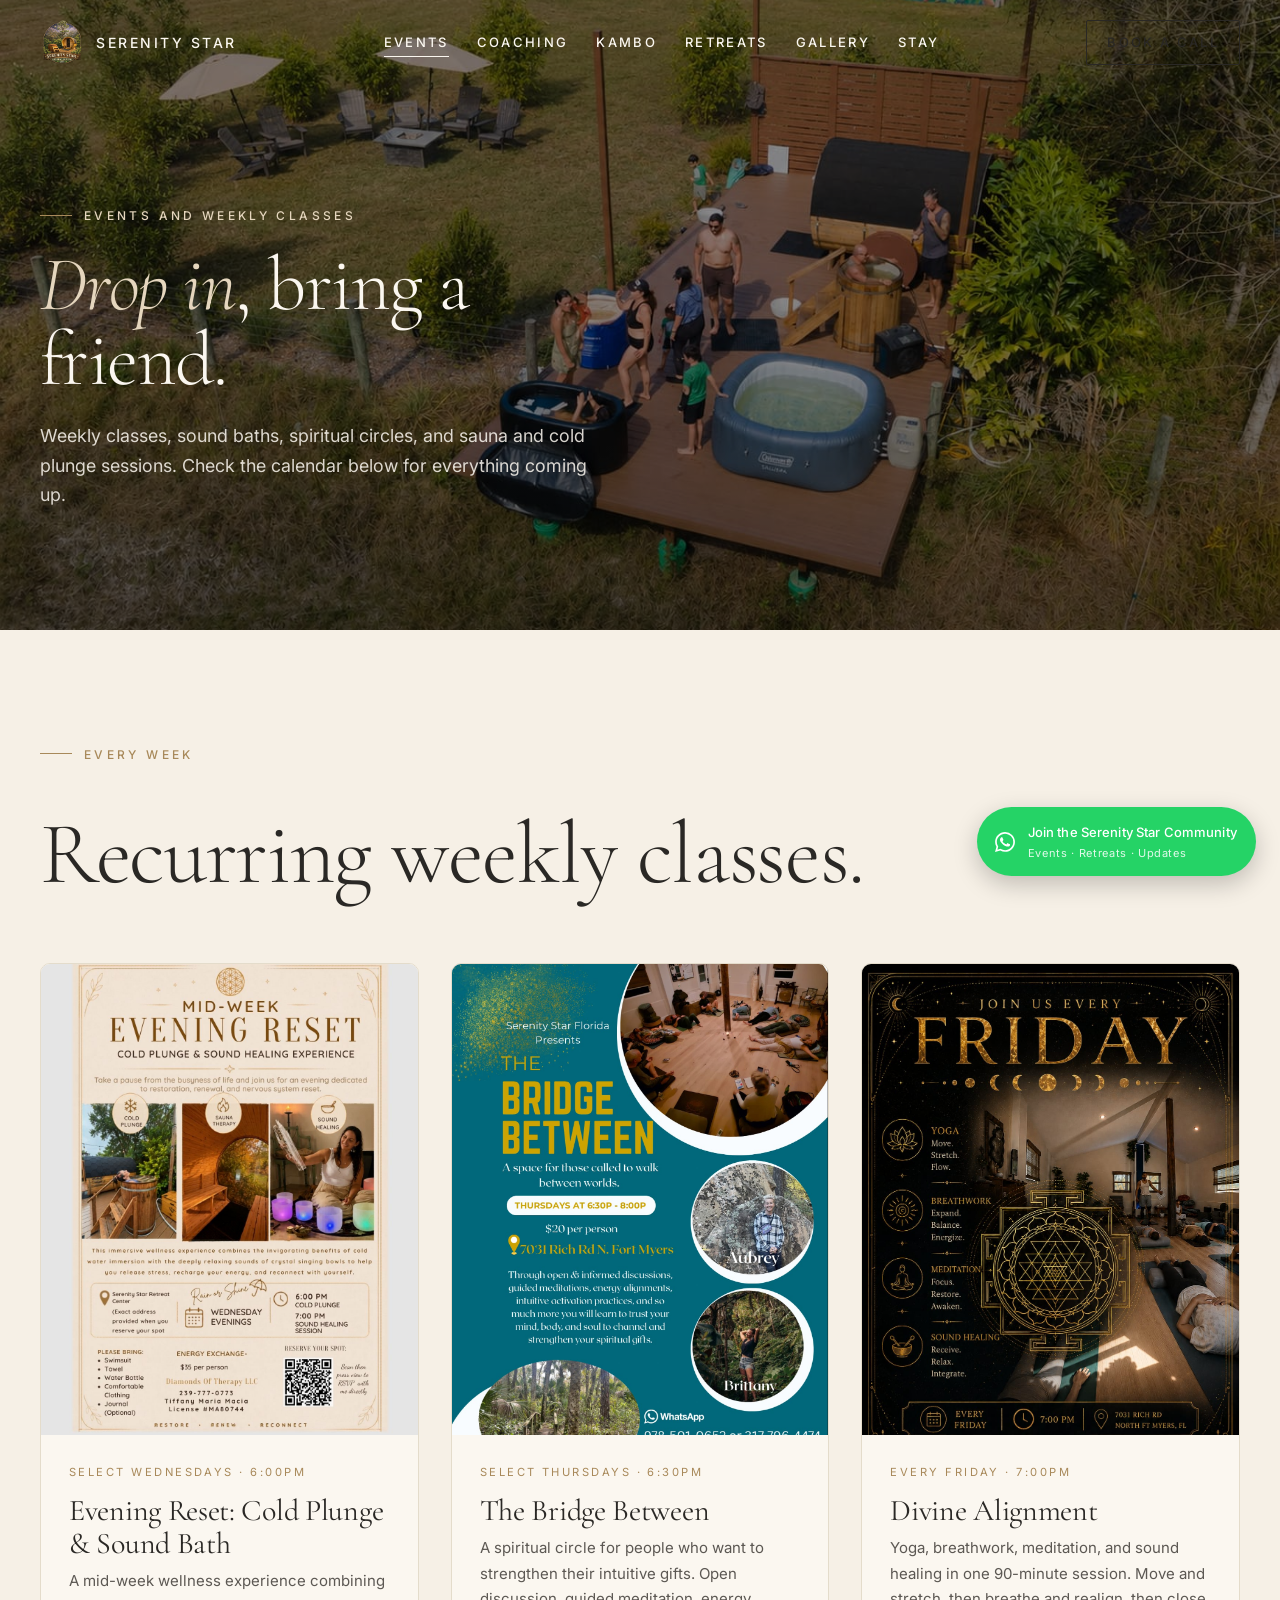
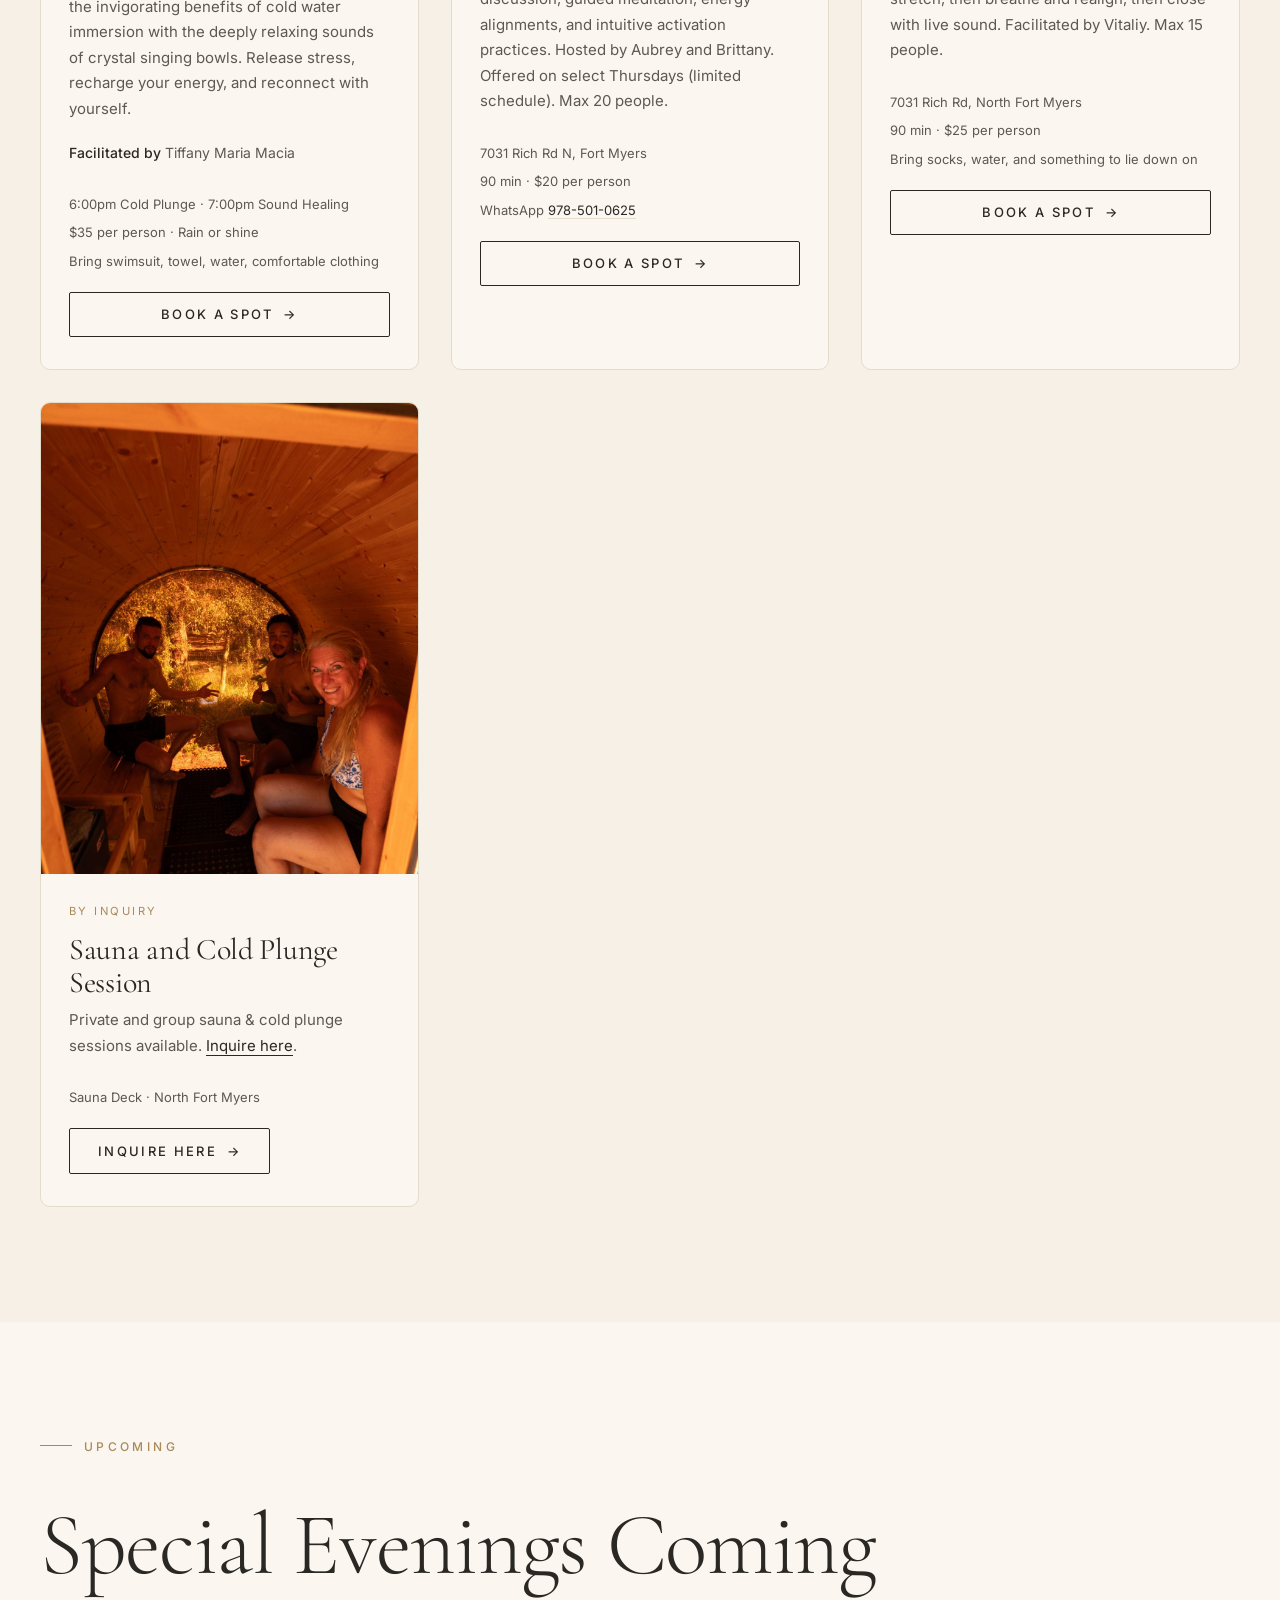
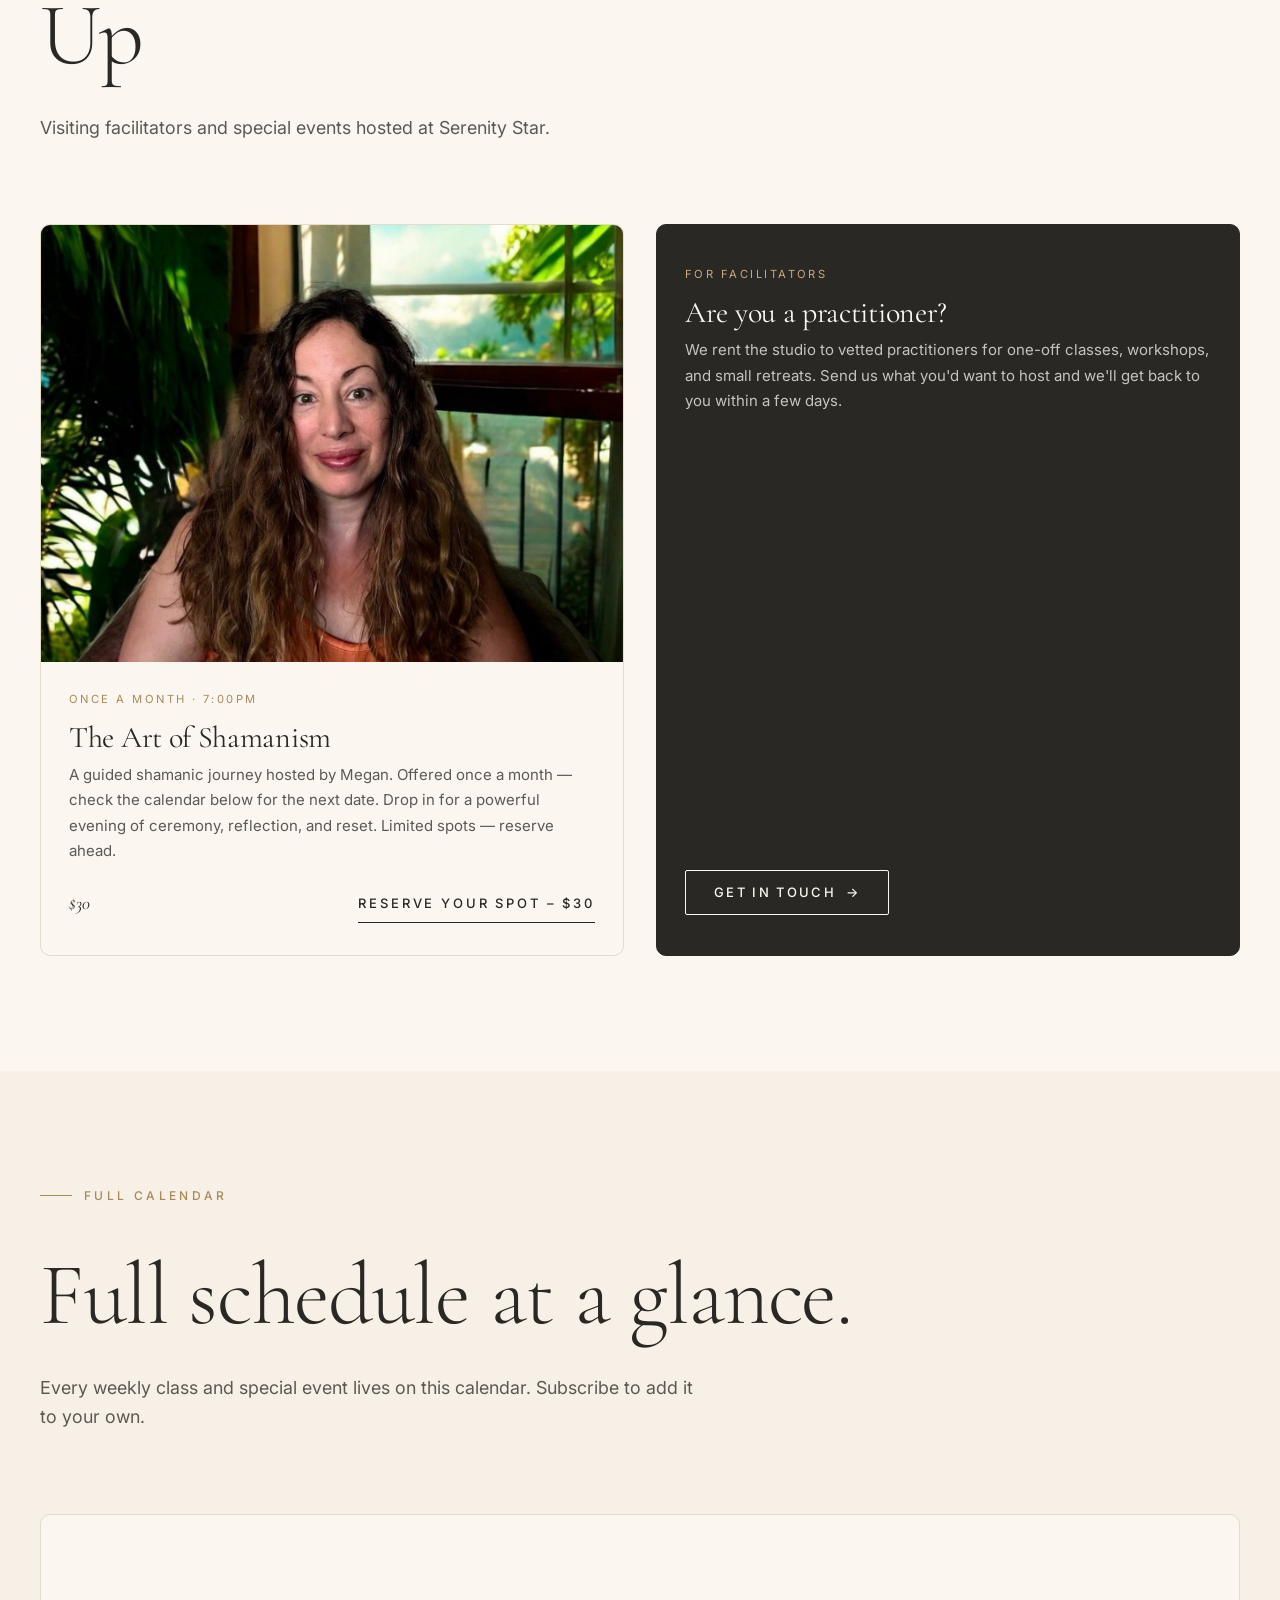
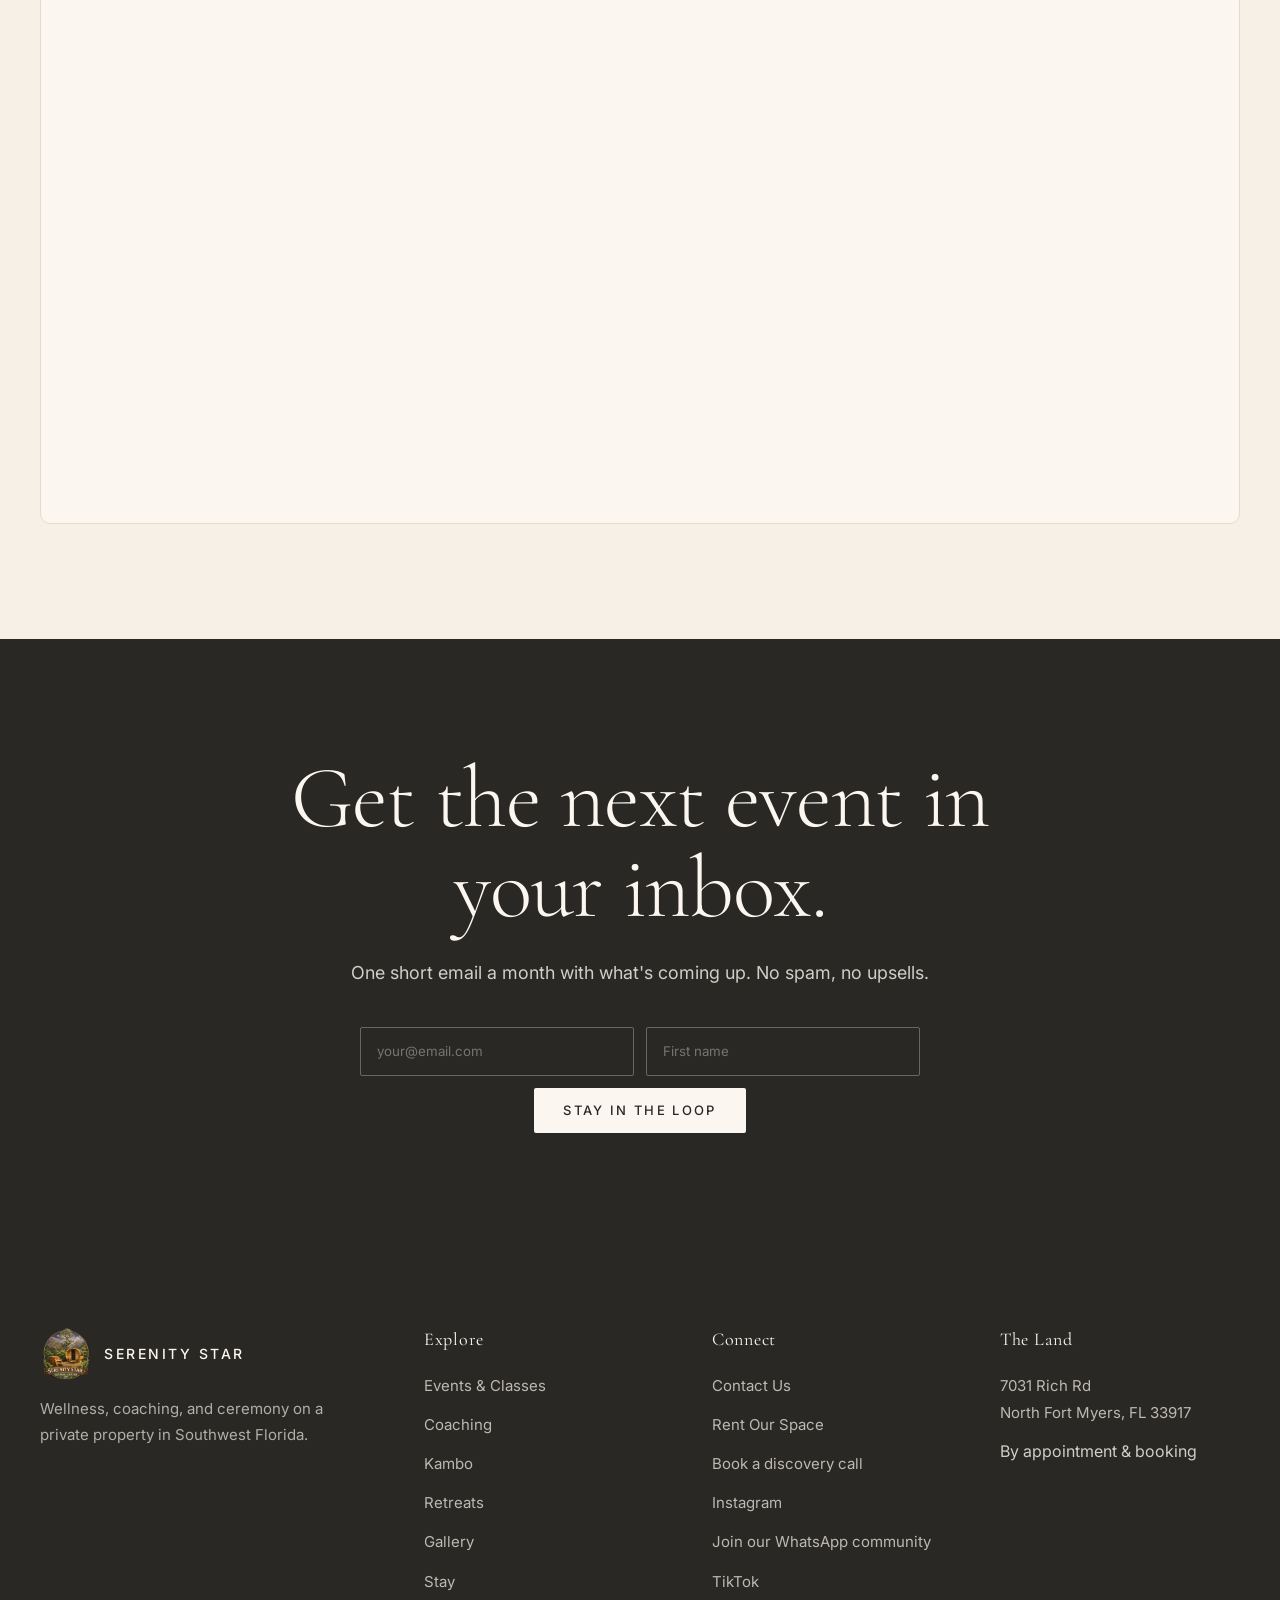
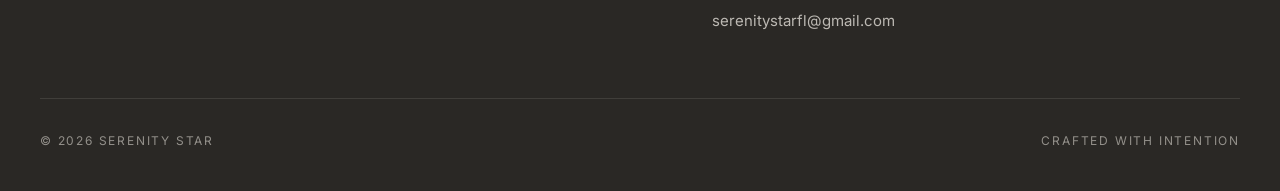
<file: serenity-star-site-v6/events.html>
<!DOCTYPE html>
<!-- =====================================================================
     EVENTS PAGE  (events.html)
     ----------------------------------------------------------------
     EDITING THIS PAGE:
     - Look for blocks marked 'EDIT:' below. Each one calls out the
       text, link, price, or image you can safely change.
     - Headlines live inside <h1>, <h2>, <h3> tags.
     - Body copy lives inside <p> tags.
     - Button text is the words between <a ...>...</a> tags.
     - Prices and dates are plain text inside the relevant card body.
     - To swap a photo, replace the src="assets/photos/<filename>.jpg".
     - Don't change indentation, the class="..." attributes, or the
       tag structure — those control how it looks.

     This page contains:
       - Hero
       - Every Week cards (Bridge Between, Divine Alignment, Sauna & Cold Plunge)
       - Special Evenings cards
       - Google Calendar embed (needs public-sharing fix — see comment by the iframe)
       - Email signup (Mailchimp — see comment inside the form)
       - Footer

     For the full guide, see CONTENT_GUIDE.md in the project root.
===================================================================== -->
<html lang="en">
<head>
  <meta charset="UTF-8" />
  <meta name="viewport" content="width=device-width, initial-scale=1.0" />
  <title>Events &amp; Weekly Classes | Serenity Star</title>
  <meta name="description" content="Weekly yoga, breathwork, sound baths, ice immersion, and special evenings on the property in North Fort Myers." />
  <!-- Open Graph / social share -->
  <meta property="og:title" content="Events & Weekly Classes | Serenity Star" />
  <meta property="og:description" content="Weekly yoga, breathwork, sound baths, ice immersion, and special evenings on the property in North Fort Myers." />
  <meta property="og:type" content="website" />
  <meta property="og:image" content="assets/photos/aerial-deck-people.jpg" />
  <meta property="og:url" content="https://serenitystar.co/events.html" />
  <meta name="twitter:card" content="summary_large_image" />
  <meta name="twitter:title" content="Events & Weekly Classes | Serenity Star" />
  <meta name="twitter:description" content="Weekly yoga, breathwork, sound baths, ice immersion, and special evenings on the property in North Fort Myers." />
  <meta name="twitter:image" content="assets/photos/aerial-deck-people.jpg" />
  <link rel="preconnect" href="https://fonts.googleapis.com" />
  <link rel="preconnect" href="https://fonts.gstatic.com" crossorigin />
  <link href="https://fonts.googleapis.com/css2?family=Cormorant+Garamond:ital,wght@0,300;0,400;0,500;1,300;1,400&family=Inter:wght@300;400;500;600&display=swap" rel="stylesheet" />
  <link rel="stylesheet" href="css/styles.css" />
  <link rel="icon" type="image/png" href="assets/logo/serenity-star-logo.png" />
</head>
<body>

  <header class="site-header is-light">
    <div class="container nav-row">
      <a href="index.html" class="brand">
        <span class="brand-mark"><img src="assets/logo/serenity-star-logo.png" alt="Serenity Star" /></span>
        <span class="brand-name">Serenity Star</span>
      </a>
      <nav>
        <ul class="nav-list">
          <li><a href="events.html">Events</a></li>
          <li><a href="coaching.html">Coaching</a></li>
          <li><a href="kambo.html">Kambo</a></li>
          <li><a href="retreats.html">Retreats</a></li>
          <li><a href="gallery.html">Gallery</a></li>
          <li><a href="stay.html">Stay</a></li>
        </ul>
      </nav>
      <a href="coaching.html" class="nav-cta">Book a call</a>
      <button class="nav-toggle" aria-label="Open menu"><span></span><span></span><span></span></button>
    </div>
  </header>

  <div class="mobile-nav">
    <button class="mobile-nav-close" aria-label="Close menu">×</button>
    <a href="index.html">Home</a>
    <a href="events.html">Events</a>
    <a href="coaching.html">Coaching</a>
    <a href="kambo.html">Kambo</a>
    <a href="retreats.html">Retreats</a>
    <a href="gallery.html">Gallery</a>
    <a href="stay.html">Stay</a>
    <a href="coaching.html" class="btn btn-primary">Book a call</a>
  </div>

  <!-- =================== HERO =================== -->
  <section class="hero hero-sub">
    <div class="hero-media">
      <img src="assets/photos/aerial-deck-people.jpg" alt="Aerial of the sauna deck with people" />
    </div>
    <div class="container hero-inner">
      <span class="eyebrow" style="color: var(--sand);">Events and Weekly Classes</span>
      <!-- EDIT: page headline (change the text between <h1>...</h1>) -->
      <h1><em>Drop in</em>, bring a friend.</h1>
      <!-- EDIT: hero intro paragraph -->
      <p class="lead">
        Weekly classes, sound baths, spiritual circles, and sauna and cold plunge
        sessions. Check the calendar below for everything coming up.
      </p>
    </div>
  </section>

  <!-- =================== EVERY WEEK =================== -->
  <!--
    ====================================================================
    BOOKING BUTTONS — Stripe-ready
    Every "Book a spot" / "Book a session" button below uses the
    Calendly URL as a placeholder. To switch to Stripe Checkout:

      1. In Stripe Dashboard, create a Product for each event/class
         (e.g. "The Bridge Between — single class").
      2. Create a Price for each Product and copy the
         Payment Link URL Stripe gives you (looks like:
         https://buy.stripe.com/XXXXXXXXXX).
      3. Open this file in a text editor and search for
         "calendly.com/serenitystarfl/30min" in the booking-button
         hrefs below. Replace each one with the matching Stripe
         Payment Link URL.

    Each booking button is marked with a STRIPE: comment so they're
    easy to find. Leave target="_blank" and rel="noopener" intact.
    ====================================================================
  -->
  <section>
    <div class="container">
      <div class="section-head reveal">
        <span class="eyebrow">Every Week</span>
        <h2 class="display">Recurring weekly classes.</h2>
      </div>

      <div class="card-grid reveal" style="grid-template-columns: repeat(auto-fit, minmax(320px, 1fr));">

        <!-- Cards ordered chronologically through the week: Wed → Thu → Fri, then Sauna (by inquiry). -->

        <!-- Evening Reset (Wednesdays — Cold Plunge + Sound Bath with Tiffany) -->
        <article class="card">
          <div class="card-image portrait">
            <img src="assets/photos/evening-reset-event.jpg" alt="Evening Reset event: Wednesday Cold Plunge and Sound Healing session at Serenity Star with Tiffany Maria Macia" />
          </div>
          <div class="card-body">
            <span class="card-tag">Select Wednesdays · 6:00pm</span>
            <h3>Evening Reset: Cold Plunge &amp; Sound Bath</h3>
            <p>A mid-week wellness experience combining the invigorating benefits of cold water immersion with the deeply relaxing sounds of crystal singing bowls. Release stress, recharge your energy, and reconnect with yourself.</p>
            <p style="font-size: 0.875rem;">
              <strong style="color: var(--ink); font-weight: 500;">Facilitated by</strong> Tiffany Maria Macia
            </p>
            <div style="display: grid; gap: 0.4rem; margin: 0.5rem 0 1.25rem; font-family: var(--font-body); font-size: 0.8125rem; color: var(--ink-soft);">
              <div>6:00pm Cold Plunge · 7:00pm Sound Healing</div>
              <div>$35 per person · Rain or shine</div>
              <div>Bring swimsuit, towel, water, comfortable clothing</div>
            </div>
            <div style="display: flex; gap: 0.75rem; flex-wrap: wrap; align-self: stretch;">
              <!-- Stripe checkout — direct payment for The Evening Reset -->
              <a href="https://buy.stripe.com/fZucMY5F40it7HpgaSf3a02" target="_blank" rel="noopener" class="btn btn-ghost btn-arrow" style="flex: 1; min-width: 130px;">Book a spot</a>
            </div>
          </div>
        </article>

        <!-- The Bridge Between -->
        <article class="card">
          <div class="card-image portrait">
            <img src="assets/photos/bridge-between.jpg" alt="The Bridge Between spiritual circle at Serenity Star" />
          </div>
          <div class="card-body">
            <span class="card-tag">Select Thursdays · 6:30pm</span>
            <h3>The Bridge Between</h3>
            <p>A spiritual circle for people who want to strengthen their intuitive gifts. Open discussion, guided meditation, energy alignments, and intuitive activation practices. Hosted by Aubrey and Brittany. Offered on select Thursdays (limited schedule). Max 20 people.</p>
            <div style="display: grid; gap: 0.4rem; margin: 0.5rem 0 1.25rem; font-family: var(--font-body); font-size: 0.8125rem; color: var(--ink-soft);">
              <div>7031 Rich Rd N, Fort Myers</div>
              <div>90 min · $20 per person</div>
              <div>WhatsApp <a href="https://wa.me/19785010625" style="color: var(--ink); border-bottom: 1px solid var(--line);">978-501-0625</a></div>
            </div>
            <div style="display: flex; gap: 0.75rem; flex-wrap: wrap; align-self: stretch;">
              <!-- Stripe checkout — direct payment for The Bridge Between -->
              <a href="https://buy.stripe.com/9B66oAd7wghraTBbUCf3a00" target="_blank" rel="noopener" class="btn btn-ghost btn-arrow" style="flex: 1; min-width: 130px;">Book a spot</a>
            </div>
          </div>
        </article>

        <!-- Divine Alignment -->
        <article class="card">
          <div class="card-image portrait">
            <img src="assets/photos/divine-alignment.jpg" alt="Divine Alignment, Fridays at Serenity Star" />
          </div>
          <div class="card-body">
            <span class="card-tag">Every Friday · 7:00pm</span>
            <h3>Divine Alignment</h3>
            <p>Yoga, breathwork, meditation, and sound healing in one 90-minute session. Move and stretch, then breathe and realign, then close with live sound. Facilitated by Vitaliy. Max 15 people.</p>
            <div style="display: grid; gap: 0.4rem; margin: 0.5rem 0 1.25rem; font-family: var(--font-body); font-size: 0.8125rem; color: var(--ink-soft);">
              <div>7031 Rich Rd, North Fort Myers</div>
              <div>90 min · $25 per person</div>
              <div>Bring socks, water, and something to lie down on</div>
            </div>
            <div style="display: flex; gap: 0.75rem; flex-wrap: wrap; align-self: stretch;">
              <!-- Stripe checkout — direct payment for Divine Alignment -->
              <a href="https://buy.stripe.com/dRm9AMffE2qBgdVe2Kf3a01" target="_blank" rel="noopener" class="btn btn-ghost btn-arrow" style="flex: 1; min-width: 130px;">Book a spot</a>
            </div>
          </div>
        </article>

        <!-- Sauna and Cold Plunge -->
        <article class="card">
          <!-- IMAGE NOTE: previously used sauna-deck-sunset.jpg which had the plastic hot tub visible at right. -->
          <div class="card-image portrait">
            <img src="assets/photos/sauna-inside-people.jpg" alt="Inside the cedar barrel sauna looking out at the property" />
          </div>
          <div class="card-body">
            <span class="card-tag">By Inquiry</span>
            <h3>Sauna and Cold Plunge Session</h3>
            <p>Private and group sauna &amp; cold plunge sessions available. <a href="contact.html" style="color: var(--ink); border-bottom: 1px solid var(--ink);">Inquire here</a>.</p>
            <div style="display: grid; gap: 0.4rem; margin: 0.5rem 0 1.25rem; font-family: var(--font-body); font-size: 0.8125rem; color: var(--ink-soft);">
              <div>Sauna Deck · North Fort Myers</div>
            </div>
            <a href="contact.html" class="btn btn-ghost btn-arrow" style="align-self: flex-start;">Inquire here</a>
          </div>
        </article>

      </div>
    </div>
  </section>

  <!-- =================== UPCOMING SPECIAL EVENTS =================== -->
  <section class="bg-cream-soft">
    <div class="container">
      <div class="section-head reveal">
        <span class="eyebrow">Upcoming</span>
        <h2 class="display">Special Evenings Coming Up</h2>
        <p class="lead">
          Visiting facilitators and special events hosted at Serenity Star.
        </p>
      </div>

      <div class="card-grid reveal">

        <!-- The Art of Shamanism with Megan -->
        <article class="card">
          <div class="card-image">
            <img src="assets/photos/megan-coaching-headshot.jpg" alt="Megan, facilitator of The Art of Shamanism" />
          </div>
          <div class="card-body">
            <span class="card-tag">Once a month · 7:00pm</span>
            <h3>The Art of Shamanism</h3>
            <p>A guided shamanic journey hosted by Megan. Offered once a month — check the calendar below for the next date. Drop in for a powerful evening of ceremony, reflection, and reset. Limited spots — reserve ahead.</p>
            <div style="display: flex; justify-content: space-between; align-items: center; margin-top: auto;">
              <span style="font-family: var(--font-display); font-style: italic; color: var(--ink); font-size: 1.125rem;">$30</span>
              <a href="https://buy.stripe.com/eVqbIUffEe9jgdV2k2f3a03" target="_blank" rel="noopener" class="btn-link">Reserve Your Spot – $30</a>
            </div>
          </div>
        </article>

        <!-- Practitioner outreach (dark card) -->
        <article class="card" style="background: var(--ink); border-color: var(--ink); color: var(--cream-soft);">
          <div class="card-body" style="padding: 2.5rem 1.75rem;">
            <span class="card-tag" style="color: var(--clay);">For Facilitators</span>
            <h3 style="color: var(--cream-soft);">Are you a practitioner?</h3>
            <p style="color: rgba(251,247,240,0.75);">We rent the studio to vetted practitioners for one-off classes, workshops, and small retreats. Send us what you'd want to host and we'll get back to you within a few days.</p>
            <a href="contact.html" class="btn btn-outline-light btn-arrow" style="align-self: flex-start; margin-top: auto;">Get in touch</a>
          </div>
        </article>

      </div>
    </div>
  </section>

  <!-- =================== FULL CALENDAR =================== -->
  <section id="full-calendar">
    <div class="container">
      <div class="section-head reveal">
        <span class="eyebrow">Full Calendar</span>
        <h2 class="display">Full schedule at a glance.</h2>
        <p class="lead">
          Every weekly class and special event lives on this calendar. Subscribe to add it to your own.
        </p>
      </div>

      <div class="reveal" style="border-radius: var(--radius-soft); overflow: hidden; border: 1px solid var(--line); background: var(--cream-soft);">
        <!-- CALENDAR PERMISSION FIX NEEDED:
        To make this calendar visible to the public:
        1. Go to calendar.google.com on desktop
        2. Find the Serenity Star Events calendar in the left sidebar
        3. Click the three dots next to it and select Settings and sharing
        4. Under Access permissions, check the box that says Make available to public
        5. Click OK on the confirmation popup
        6. The calendar on the website will update automatically within a few minutes
        -->
        <iframe src="https://calendar.google.com/calendar/embed?src=ccb9e6b9e9c71ea43ed21ac69ad2fae79724637e410d00942759b139cd5c8aa5%40group.calendar.google.com&ctz=America%2FNew_York" style="border: 0; border-radius: 4px;" width="100%" height="600" frameborder="0" scrolling="no"></iframe>
      </div>
    </div>
  </section>

  <!-- =================== EMAIL SIGNUP =================== -->
  <section class="bg-ink">
    <div class="container-narrow text-center reveal">
      <h2 class="display" style="color: var(--cream-soft);">
        Get the next event in your inbox.
      </h2>
      <p class="lead" style="color: rgba(251,247,240,0.8); margin: 1.5rem auto 2.5rem;">
        One short email a month with what's coming up. No spam, no upsells.
      </p>

      <!-- Mailchimp signup form (Serenity Star audience). Form submits to Mailchimp
           and the confirmation opens in a new tab. -->
      <form action="https://serenitystarwellness.us12.list-manage.com/subscribe/post?u=39a93b07fe026bcb90cc39a70&id=45cb70325d&f_id=00f28de3f0" method="post" target="_blank" class="form mailchimp-form"
        style="max-width: 560px; margin: 0 auto;">
        <div style="display: flex; gap: 0.75rem; flex-wrap: wrap; justify-content: center;">
          <input type="email" name="EMAIL" placeholder="your@email.com" required
            style="flex: 1; min-width: 200px; padding: 0.95rem 1rem; border: 1px solid rgba(251,247,240,0.3); background: transparent; color: var(--cream-soft); border-radius: 2px; font-family: var(--font-body);" />
          <input type="text" name="FNAME" placeholder="First name"
            style="flex: 1; min-width: 160px; padding: 0.95rem 1rem; border: 1px solid rgba(251,247,240,0.3); background: transparent; color: var(--cream-soft); border-radius: 2px; font-family: var(--font-body);" />
          <button type="submit" class="btn btn-light">Stay in the loop</button>
        </div>
        <!-- Anti-bot honeypot (Mailchimp requires this; do not remove). -->
        <div style="position: absolute; left: -5000px;" aria-hidden="true">
          <input type="text" name="b_39a93b07fe026bcb90cc39a70_45cb70325d" tabindex="-1" value="">
        </div>
      </form>
    </div>
  </section>

  <!-- =================== FOOTER =================== -->
  <!-- EDIT: footer (shared with every page) — update once and copy/paste to all 7 HTML files -->
  <footer class="site-footer">
    <div class="container">
      <div class="footer-grid">
        <div class="footer-brand">
          <div class="brand">
            <span class="brand-mark"><img src="assets/logo/serenity-star-logo.png" alt="Serenity Star" /></span>
            <span class="brand-name">Serenity Star</span>
          </div>
          <p>Wellness, coaching, and ceremony on a private property in Southwest Florida.</p>
        </div>
        <div>
          <h4>Explore</h4>
          <ul>
            <li><a href="events.html">Events &amp; Classes</a></li>
            <li><a href="coaching.html">Coaching</a></li>
            <li><a href="kambo.html">Kambo</a></li>
            <li><a href="retreats.html">Retreats</a></li>
            <li><a href="gallery.html">Gallery</a></li>
            <li><a href="stay.html">Stay</a></li>
          </ul>
        </div>
        <div>
          <h4>Connect</h4>
          <ul>
            <li><a href="contact.html">Contact Us</a></li>
            <li><a href="contact.html">Rent Our Space</a></li>
            <li><a href="coaching.html">Book a discovery call</a></li>
            <!-- Replace with Brittany's Instagram handle -->
            <li><a href="https://instagram.com/SerenityStarFL" target="_blank" rel="noopener">Instagram</a></li>
            <li><a href="https://chat.whatsapp.com/LCV1WsL05Qp3bKisuwAA6p" target="_blank" rel="noopener">Join our WhatsApp community</a></li>
            <li><a href="https://www.tiktok.com/@serenitystarfl" target="_blank" rel="noopener">TikTok</a></li>
            <li><a href="mailto:serenitystarfl@gmail.com">serenitystarfl@gmail.com</a></li>
          </ul>
        </div>
        <div>
          <h4>The Land</h4>
          <ul>
            <li><a href="https://maps.google.com/?q=7031+Rich+Rd+North+Fort+Myers+FL+33917" target="_blank" rel="noopener">7031 Rich Rd<br/>North Fort Myers, FL 33917</a></li>
            <li>By appointment &amp; booking</li>
          </ul>
        </div>
      </div>
      <div class="footer-meta">
        <span>© 2026 Serenity Star</span>
        <span>Crafted with intention</span>
      </div>
    </div>
  </footer>

  <script src="js/main.js"></script>
  <!-- Mailchimp form validation -->
  <script src="//s3.amazonaws.com/downloads.mailchimp.com/js/mc-validate.js"></script>
</body>
</html>
</file>
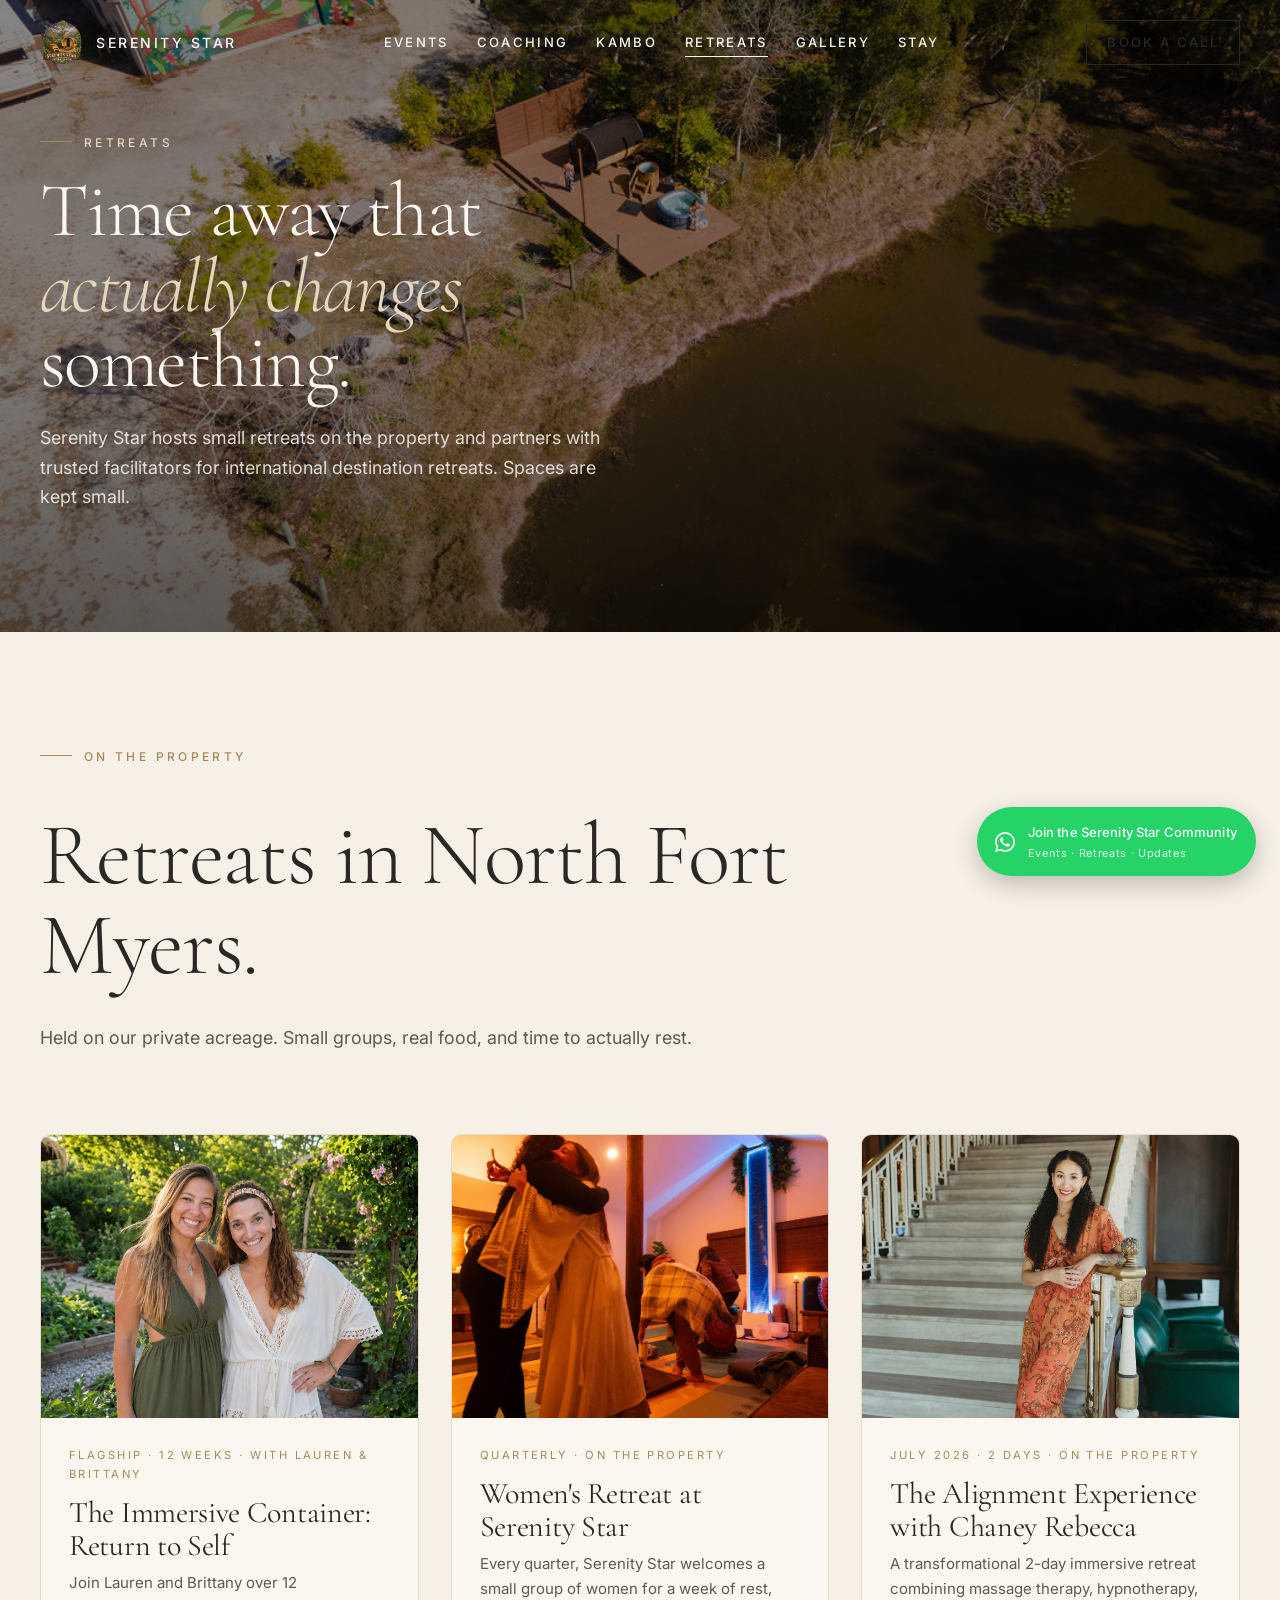
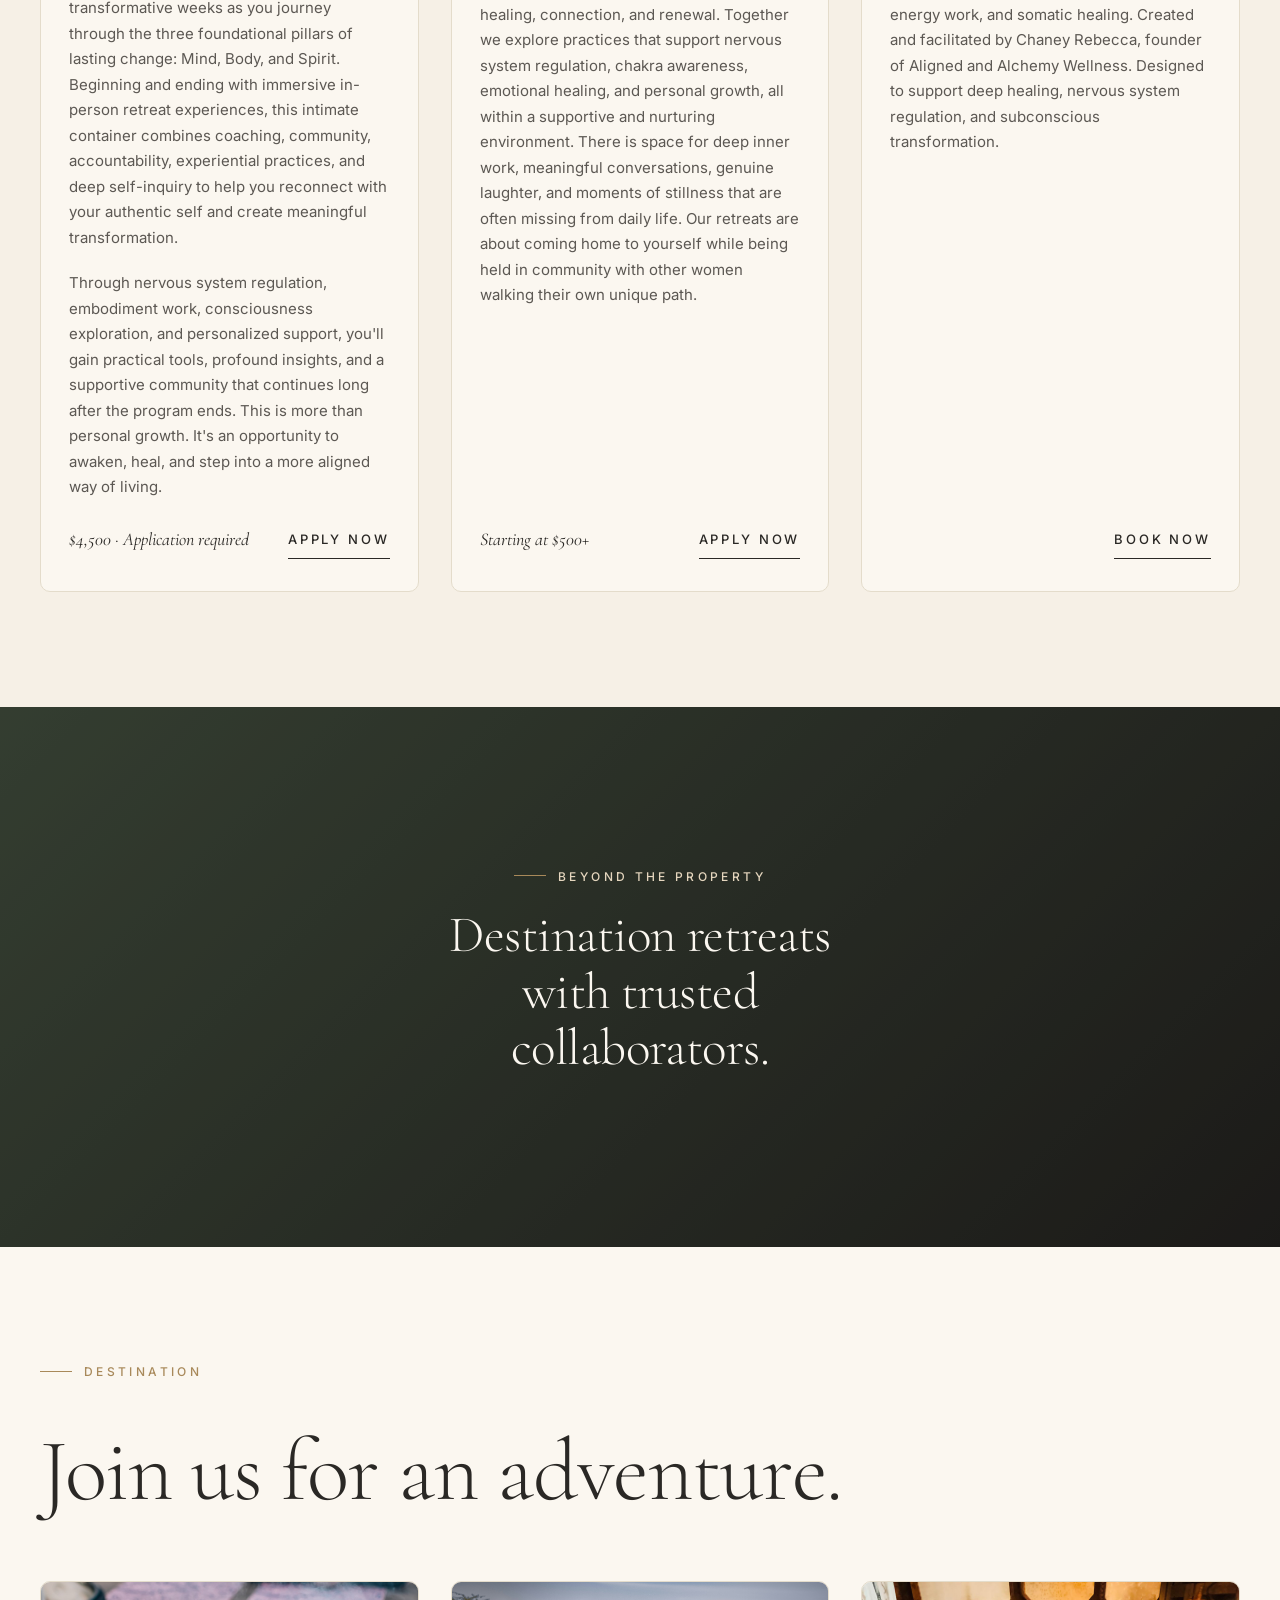
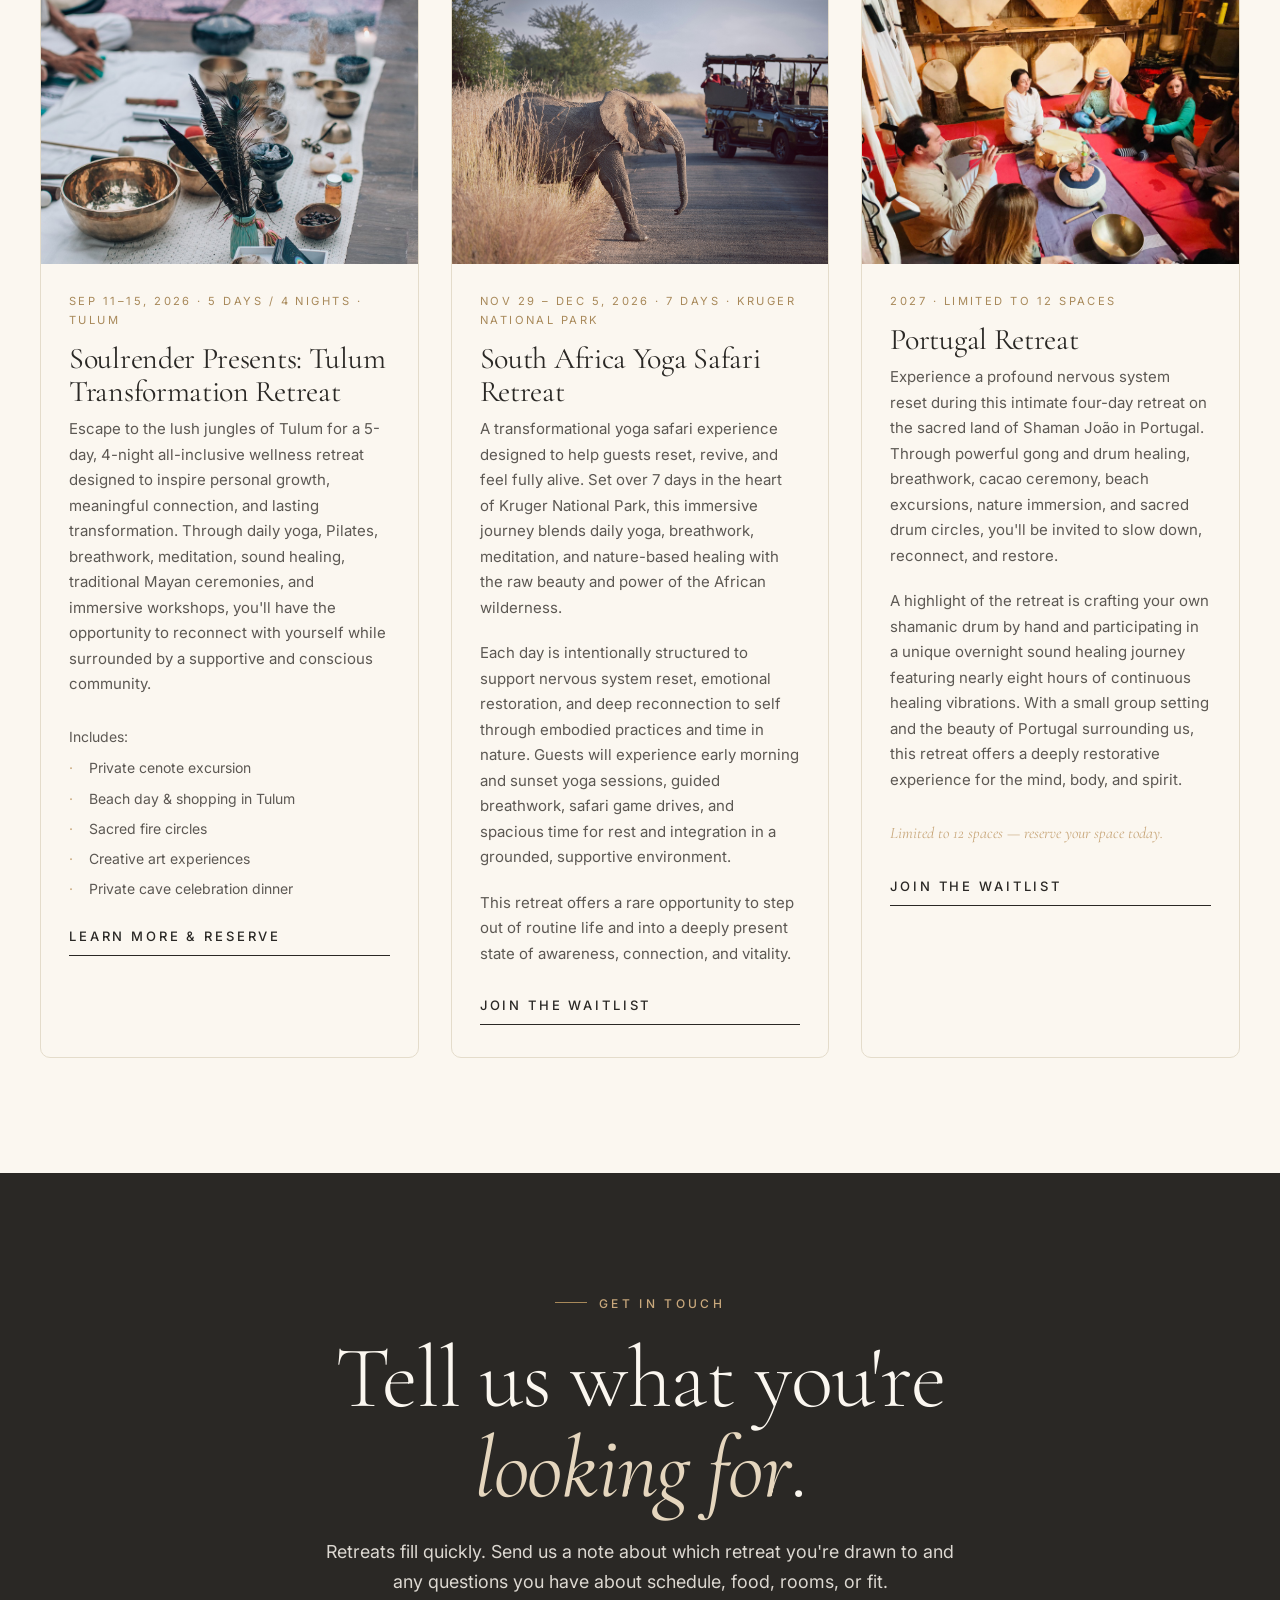
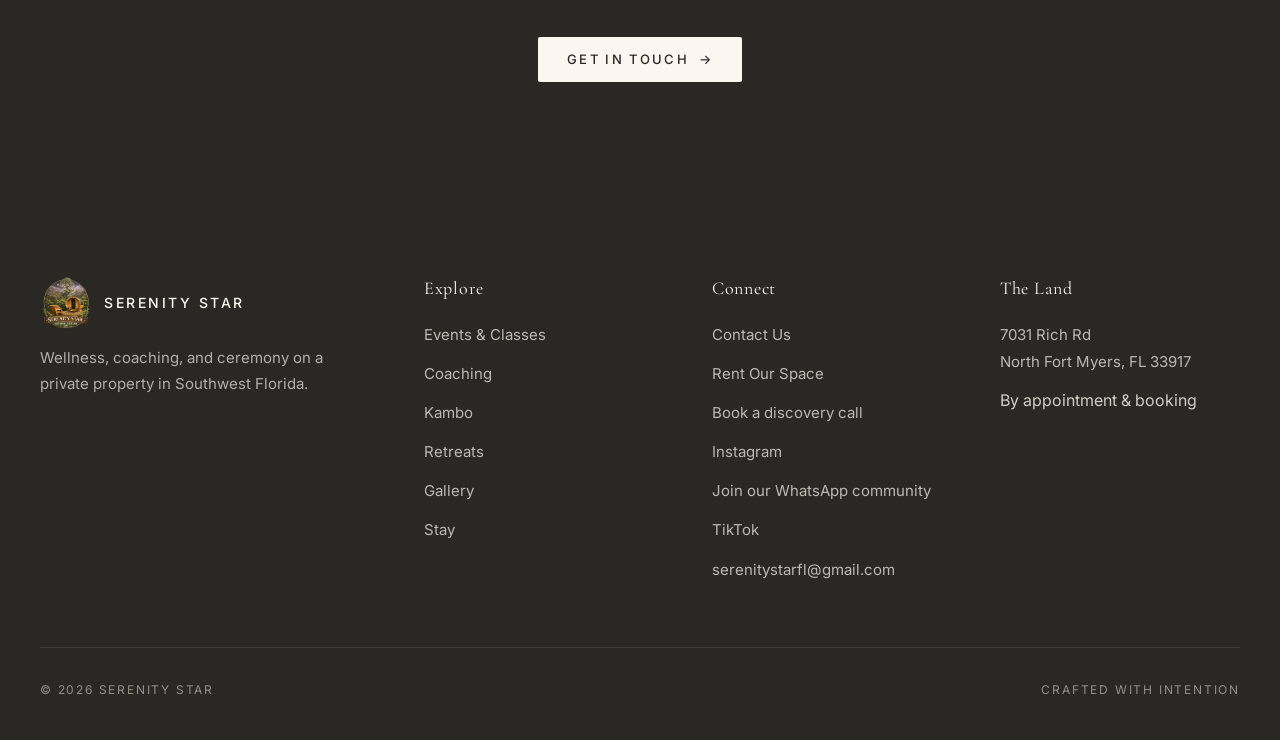
<file: serenity-star-site-v6/retreats.html>
<!DOCTYPE html>
<!-- =====================================================================
     RETREATS PAGE  (retreats.html)
     ----------------------------------------------------------------
     EDITING THIS PAGE:
     - Look for blocks marked 'EDIT:' below. Each one calls out the
       text, link, price, or image you can safely change.
     - Headlines live inside <h1>, <h2>, <h3> tags.
     - Body copy lives inside <p> tags.
     - Button text is the words between <a ...>...</a> tags.
     - Prices and dates are plain text inside the relevant card body.
     - To swap a photo, replace the src="assets/photos/<filename>.jpg".
     - Don't change indentation, the class="..." attributes, or the
       tag structure — those control how it looks.

     This page contains:
       - Hero
       - On-property retreat cards (Immersive Container, Women's Retreat, Alignment Experience)
       - Beyond the property image band
       - Destination retreat cards (South Africa Yoga Safari, Portugal)
       - Inquire CTA
       - Footer

     The 1:1 Personalized Retreat is intentionally NOT on this page — it lives
     under "Ways to Work Together" on coaching.html.

     For the full guide, see CONTENT_GUIDE.md in the project root.
===================================================================== -->
<html lang="en">
<head>
  <meta charset="UTF-8" />
  <meta name="viewport" content="width=device-width, initial-scale=1.0" />
  <title>Retreats | Serenity Star</title>
  <meta name="description" content="Small group retreats at Serenity Star in North Fort Myers, plus destination retreats in South Africa and Portugal." />
  <!-- Open Graph / social share -->
  <meta property="og:title" content="Retreats | Serenity Star" />
  <meta property="og:description" content="Small group retreats at Serenity Star in North Fort Myers, plus destination retreats in South Africa and Portugal." />
  <meta property="og:type" content="website" />
  <meta property="og:image" content="assets/photos/aerial-lake-deck-barn.jpg" />
  <meta property="og:url" content="https://serenitystar.co/retreats.html" />
  <meta name="twitter:card" content="summary_large_image" />
  <meta name="twitter:title" content="Retreats | Serenity Star" />
  <meta name="twitter:description" content="Small group retreats at Serenity Star in North Fort Myers, plus destination retreats in South Africa and Portugal." />
  <meta name="twitter:image" content="assets/photos/aerial-lake-deck-barn.jpg" />
  <link rel="preconnect" href="https://fonts.googleapis.com" />
  <link rel="preconnect" href="https://fonts.gstatic.com" crossorigin />
  <link href="https://fonts.googleapis.com/css2?family=Cormorant+Garamond:ital,wght@0,300;0,400;0,500;1,300;1,400&family=Inter:wght@300;400;500;600&display=swap" rel="stylesheet" />
  <link rel="stylesheet" href="css/styles.css" />
  <link rel="icon" type="image/png" href="assets/logo/serenity-star-logo.png" />
</head>
<body>

  <header class="site-header is-light">
    <div class="container nav-row">
      <a href="index.html" class="brand">
        <span class="brand-mark"><img src="assets/logo/serenity-star-logo.png" alt="Serenity Star" /></span>
        <span class="brand-name">Serenity Star</span>
      </a>
      <nav>
        <ul class="nav-list">
          <li><a href="events.html">Events</a></li>
          <li><a href="coaching.html">Coaching</a></li>
          <li><a href="kambo.html">Kambo</a></li>
          <li><a href="retreats.html">Retreats</a></li>
          <li><a href="gallery.html">Gallery</a></li>
          <li><a href="stay.html">Stay</a></li>
        </ul>
      </nav>
      <a href="coaching.html" class="nav-cta">Book a call</a>
      <button class="nav-toggle" aria-label="Open menu"><span></span><span></span><span></span></button>
    </div>
  </header>

  <div class="mobile-nav">
    <button class="mobile-nav-close" aria-label="Close menu">×</button>
    <a href="index.html">Home</a>
    <a href="events.html">Events</a>
    <a href="coaching.html">Coaching</a>
    <a href="kambo.html">Kambo</a>
    <a href="retreats.html">Retreats</a>
    <a href="gallery.html">Gallery</a>
    <a href="stay.html">Stay</a>
    <a href="coaching.html" class="btn btn-primary">Book a call</a>
  </div>

  <!-- =================== HERO =================== -->
  <section class="hero hero-sub">
    <div class="hero-media">
      <img src="assets/photos/aerial-lake-deck-barn.jpg" alt="Aerial of the lake, sauna deck, and barn at Serenity Star" />
    </div>
    <div class="container hero-inner">
      <span class="eyebrow" style="color: var(--sand);">Retreats</span>
      <!-- EDIT: page headline (change the text between <h1>...</h1>) -->
      <h1>Time away that <em>actually changes</em> something.</h1>
      <!-- EDIT: hero intro paragraph -->
      <p class="lead">
        Serenity Star hosts small retreats on the property and partners with
        trusted facilitators for international destination retreats. Spaces are
        kept small.
      </p>
    </div>
  </section>

  <!-- =================== LOCAL RETREATS =================== -->
  <section>
    <div class="container">
      <div class="section-head reveal">
        <span class="eyebrow">On the Property</span>
        <h2 class="display">Retreats in North Fort Myers.</h2>
        <p class="lead">
          Held on our private acreage. Small groups, real food, and time to actually rest.
        </p>
      </div>

      <div class="card-grid reveal">

        <!-- The Personalized Retreat at Serenity Star (1:1) lives on the Coaching page under
             "Ways to Work Together" rather than here, to keep this page focused on group retreats. -->

        <!-- The Immersive Container: Return to Self (12-week flagship) -->
        <article class="card">
          <div class="card-image"><img src="assets/photos/immersive-container-program.png" alt="The Immersive Container: Return to Self — 12-week flagship retreat experience with Lauren and Brittany" /></div>
          <div class="card-body">
            <span class="card-tag">Flagship · 12 Weeks · With Lauren &amp; Brittany</span>
            <h3>The Immersive Container: Return to Self</h3>
            <p>Join Lauren and Brittany over 12 transformative weeks as you journey through the three foundational pillars of lasting change: Mind, Body, and Spirit. Beginning and ending with immersive in-person retreat experiences, this intimate container combines coaching, community, accountability, experiential practices, and deep self-inquiry to help you reconnect with your authentic self and create meaningful transformation.</p>
            <p>Through nervous system regulation, embodiment work, consciousness exploration, and personalized support, you'll gain practical tools, profound insights, and a supportive community that continues long after the program ends. This is more than personal growth. It's an opportunity to awaken, heal, and step into a more aligned way of living.</p>
            <div style="display: flex; justify-content: space-between; align-items: center; margin-top: auto;">
              <span style="font-family: var(--font-display); font-style: italic; color: var(--ink); font-size: 1.125rem;">$4,500 · Application required</span>
              <a href="https://retreat.pushpullplay.com/" target="_blank" rel="noopener" class="btn-link">Apply now</a>
            </div>
          </div>
        </article>

        <!-- Women's Retreat (quarterly) — pricing simplified per Brittany: starting at $500+ -->
        <article class="card">
          <div class="card-image"><img src="assets/photos/studio-hug.jpg" alt="Women supporting each other in the studio" /></div>
          <div class="card-body">
            <span class="card-tag">Quarterly · On the Property</span>
            <h3>Women's Retreat at Serenity Star</h3>
            <p>Every quarter, Serenity Star welcomes a small group of women for a week of rest, healing, connection, and renewal. Together we explore practices that support nervous system regulation, chakra awareness, emotional healing, and personal growth, all within a supportive and nurturing environment. There is space for deep inner work, meaningful conversations, genuine laughter, and moments of stillness that are often missing from daily life. Our retreats are about coming home to yourself while being held in community with other women walking their own unique path.</p>
            <div style="display: flex; justify-content: space-between; align-items: center; margin-top: auto;">
              <span style="font-family: var(--font-display); font-style: italic; color: var(--ink); font-size: 1.125rem;">Starting at $500+</span>
              <a href="https://calendly.com/serenitystarfl/30min" target="_blank" rel="noopener" class="btn-link">Apply now</a>
            </div>
          </div>
        </article>

        <!-- Chaney's Alignment Experience -->
        <article class="card">
          <div class="card-image"><img src="assets/photos/chaney-facilitator.jpg" alt="Chaney Rebecca, facilitator of The Alignment Experience" /></div>
          <div class="card-body">
            <span class="card-tag">July 2026 · 2 Days · On the Property</span>
            <h3>The Alignment Experience with Chaney Rebecca</h3>
            <p>A transformational 2-day immersive retreat combining massage therapy, hypnotherapy, energy work, and somatic healing. Created and facilitated by Chaney Rebecca, founder of Aligned and Alchemy Wellness. Designed to support deep healing, nervous system regulation, and subconscious transformation.</p>
            <div style="display: flex; justify-content: flex-end; align-items: center; margin-top: auto;">
              <a href="https://www.eventbrite.com/e/the-alignment-experience-2-day-intensive-retreat-tickets-1986387081232" target="_blank" rel="noopener" class="btn-link">Book now</a>
            </div>
          </div>
        </article>

      </div>
    </div>
  </section>

  <!-- =================== IMAGE BAND =================== -->
  <!-- IMAGE: needs international travel / airport / airplane imagery.
       Drop a new file at assets/photos/destination-travel.jpg and update the src below.
       Until then, this placeholder card renders cleanly with no property photo. -->
  <section class="image-band reveal" style="padding: 0; min-height: 320px; background: linear-gradient(135deg, var(--forest), var(--ink)); position: relative;">
    <div class="image-band-overlay" style="background: rgba(0,0,0,0.35);">
      <div>
        <span class="eyebrow" style="color: var(--sand);">Beyond the property</span>
        <h2>Destination retreats with trusted collaborators.</h2>
      </div>
    </div>
  </section>

  <!-- =================== DESTINATION RETREATS =================== -->
  <section class="bg-cream-soft">
    <div class="container">
      <div class="section-head reveal">
        <span class="eyebrow">Destination</span>
        <h2 class="display">Join us for an adventure.</h2>
      </div>

      <div class="card-grid reveal">

        <!-- Destination retreats listed in chronological order (next upcoming first). -->

        <!-- Soulrender: Tulum Transformation Retreat — September 11–15, 2026 -->
        <article class="card">
          <div class="card-image"><img src="assets/photos/soulrender-retreat-page.jpg" alt="Soulrender Tulum Transformation Retreat — 5-day jungle wellness retreat" /></div>
          <div class="card-body">
            <span class="card-tag">Sep 11–15, 2026 · 5 Days / 4 Nights · Tulum</span>
            <h3>Soulrender Presents: Tulum Transformation Retreat</h3>
            <p>Escape to the lush jungles of Tulum for a 5-day, 4-night all-inclusive wellness retreat designed to inspire personal growth, meaningful connection, and lasting transformation. Through daily yoga, Pilates, breathwork, meditation, sound healing, traditional Mayan ceremonies, and immersive workshops, you'll have the opportunity to reconnect with yourself while surrounded by a supportive and conscious community.</p>
            <p style="font-family: var(--font-body); font-size: 0.875rem; color: var(--ink-soft); margin: 0.5rem 0;">Includes:</p>
            <ul style="list-style: none; padding: 0; margin: 0 0 1rem; display: grid; gap: 0.4rem; font-family: var(--font-body); font-size: 0.875rem; color: var(--ink-soft);">
              <li style="padding-left: 1.25rem; position: relative;"><span style="position: absolute; left: 0; color: var(--clay);">·</span> Private cenote excursion</li>
              <li style="padding-left: 1.25rem; position: relative;"><span style="position: absolute; left: 0; color: var(--clay);">·</span> Beach day &amp; shopping in Tulum</li>
              <li style="padding-left: 1.25rem; position: relative;"><span style="position: absolute; left: 0; color: var(--clay);">·</span> Sacred fire circles</li>
              <li style="padding-left: 1.25rem; position: relative;"><span style="position: absolute; left: 0; color: var(--clay);">·</span> Creative art experiences</li>
              <li style="padding-left: 1.25rem; position: relative;"><span style="position: absolute; left: 0; color: var(--clay);">·</span> Private cave celebration dinner</li>
            </ul>
            <a href="https://soulrenderretreatstulum.com/?utm_source=ig&amp;utm_medium=social&amp;utm_content=link_in_bio&amp;fbclid=PAb21jcASf2vFleHRuA2FlbQIxMQBzcnJ0BmFwcF9pZA81NjcwNjczNDMzNTI0MjcAAacJdBUrYwkBsUpux6exzB-hidHjAlTHcQNJbSDDWEzOfN4j-eNxQwYnVq49JQ_aem_vuUPNiB4MIKBT6kqlSndoA" target="_blank" rel="noopener" class="btn-link">Learn more &amp; reserve</a>
          </div>
        </article>

        <!-- South Africa Yoga Safari — November 29 – December 5, 2026 -->
        <article class="card">
          <div class="card-image"><img src="assets/photos/south-africa.jpg" alt="Elephant crossing the road in Kruger National Park with a safari vehicle nearby" /></div>
          <div class="card-body">
            <span class="card-tag">Nov 29 – Dec 5, 2026 · 7 Days · Kruger National Park</span>
            <h3>South Africa Yoga Safari Retreat</h3>
            <p>A transformational yoga safari experience designed to help guests reset, revive, and feel fully alive. Set over 7 days in the heart of Kruger National Park, this immersive journey blends daily yoga, breathwork, meditation, and nature-based healing with the raw beauty and power of the African wilderness.</p>
            <p>Each day is intentionally structured to support nervous system reset, emotional restoration, and deep reconnection to self through embodied practices and time in nature. Guests will experience early morning and sunset yoga sessions, guided breathwork, safari game drives, and spacious time for rest and integration in a grounded, supportive environment.</p>
            <p>This retreat offers a rare opportunity to step out of routine life and into a deeply present state of awareness, connection, and vitality.</p>
            <a href="https://tally.so/r/PdPa81" target="_blank" rel="noopener" class="btn-link">Join the Waitlist</a>
          </div>
        </article>

        <!-- Portugal Retreat — 2027 (dates TBC) -->
        <article class="card">
          <div class="card-image"><img src="assets/photos/portugal-retreat-hero.png" alt="Portugal Retreat hero: shamanic drums, gongs, and sound healing instruments on the sacred land of Shaman João" /></div>
          <div class="card-body">
            <span class="card-tag">2027 · Limited to 12 spaces</span>
            <h3>Portugal Retreat</h3>
            <p>Experience a profound nervous system reset during this intimate four-day retreat on the sacred land of Shaman João in Portugal. Through powerful gong and drum healing, breathwork, cacao ceremony, beach excursions, nature immersion, and sacred drum circles, you'll be invited to slow down, reconnect, and restore.</p>
            <p>A highlight of the retreat is crafting your own shamanic drum by hand and participating in a unique overnight sound healing journey featuring nearly eight hours of continuous healing vibrations. With a small group setting and the beauty of Portugal surrounding us, this retreat offers a deeply restorative experience for the mind, body, and spirit.</p>
            <p style="font-family: var(--font-display); font-style: italic; color: var(--clay); font-size: 1rem; margin-top: 0.5rem;">Limited to 12 spaces — reserve your space today.</p>
            <a href="https://tally.so/r/ODVWog" target="_blank" rel="noopener" class="btn-link">Join the Waitlist</a>
          </div>
        </article>

      </div>
    </div>
  </section>

  <!-- =================== GET IN TOUCH CTA =================== -->
  <section id="inquire" class="bg-ink">
    <div class="container-narrow text-center reveal">
      <span class="eyebrow" style="color: var(--clay);">Get in Touch</span>
      <h2 class="display" style="color: var(--cream-soft);">
        Tell us what you're <em style="color: var(--sand);">looking for</em>.
      </h2>
      <p class="lead" style="color: rgba(251,247,240,0.85); margin: 1.5rem auto 2.5rem;">
        Retreats fill quickly. Send us a note about which retreat you're drawn to
        and any questions you have about schedule, food, rooms, or fit.
      </p>
      <a href="contact.html" class="btn btn-light btn-arrow">Get in touch</a>
    </div>
  </section>

  <!-- =================== FOOTER =================== -->
  <!-- EDIT: footer (shared with every page) — update once and copy/paste to all 7 HTML files -->
  <footer class="site-footer">
    <div class="container">
      <div class="footer-grid">
        <div class="footer-brand">
          <div class="brand">
            <span class="brand-mark"><img src="assets/logo/serenity-star-logo.png" alt="Serenity Star" /></span>
            <span class="brand-name">Serenity Star</span>
          </div>
          <p>Wellness, coaching, and ceremony on a private property in Southwest Florida.</p>
        </div>
        <div>
          <h4>Explore</h4>
          <ul>
            <li><a href="events.html">Events &amp; Classes</a></li>
            <li><a href="coaching.html">Coaching</a></li>
            <li><a href="kambo.html">Kambo</a></li>
            <li><a href="retreats.html">Retreats</a></li>
            <li><a href="gallery.html">Gallery</a></li>
            <li><a href="stay.html">Stay</a></li>
          </ul>
        </div>
        <div>
          <h4>Connect</h4>
          <ul>
            <li><a href="contact.html">Contact Us</a></li>
            <li><a href="contact.html">Rent Our Space</a></li>
            <li><a href="coaching.html">Book a discovery call</a></li>
            <!-- Replace with Brittany's Instagram handle -->
            <li><a href="https://instagram.com/SerenityStarFL" target="_blank" rel="noopener">Instagram</a></li>
            <li><a href="https://chat.whatsapp.com/LCV1WsL05Qp3bKisuwAA6p" target="_blank" rel="noopener">Join our WhatsApp community</a></li>
            <li><a href="https://www.tiktok.com/@serenitystarfl" target="_blank" rel="noopener">TikTok</a></li>
            <li><a href="mailto:serenitystarfl@gmail.com">serenitystarfl@gmail.com</a></li>
          </ul>
        </div>
        <div>
          <h4>The Land</h4>
          <ul>
            <li><a href="https://maps.google.com/?q=7031+Rich+Rd+North+Fort+Myers+FL+33917" target="_blank" rel="noopener">7031 Rich Rd<br/>North Fort Myers, FL 33917</a></li>
            <li>By appointment &amp; booking</li>
          </ul>
        </div>
      </div>
      <div class="footer-meta">
        <span>© 2026 Serenity Star</span>
        <span>Crafted with intention</span>
      </div>
    </div>
  </footer>

  <script src="js/main.js"></script>
</body>
</html>
</file>
<file: docs/css/styles.css>
/* ===================================================================
   Serenity Star — Shared Stylesheet
   Editorial wellness aesthetic: warm whites, sand, sage, ink
   =================================================================== */

/* ---------- Reset ---------- */
*,
*::before,
*::after {
  box-sizing: border-box;
}

html {
  scroll-behavior: smooth;
  -webkit-text-size-adjust: 100%;
}

body {
  margin: 0;
  font-family: var(--font-body);
  font-size: 16px;
  line-height: 1.7;
  color: var(--ink);
  background-color: var(--cream);
  -webkit-font-smoothing: antialiased;
  -moz-osx-font-smoothing: grayscale;
  overflow-x: hidden;
}

img {
  max-width: 100%;
  height: auto;
  display: block;
}

a {
  color: inherit;
  text-decoration: none;
}

button {
  font-family: inherit;
  cursor: pointer;
  border: none;
  background: none;
}

/* ---------- Design Tokens ---------- */
:root {
  /* Palette */
  --cream:        #F6F0E6;   /* base background */
  --cream-soft:   #FBF7F0;   /* lightest paper */
  --sand:         #E5D6BE;   /* warm sand */
  --clay:         #C9A87C;   /* dusty clay accent */
  --sage:         #8C9D86;   /* soft sage */
  --forest:       #4F5E4A;   /* deep forest */
  --ink:          #2A2825;   /* primary text */
  --ink-soft:     #5C5853;   /* secondary text */
  --line:         #E4DCCB;   /* dividers */
  --gold:         #A8895A;   /* tag accent */

  /* Type */
  --font-display: "Cormorant Garamond", "Garamond", "Times New Roman", serif;
  --font-body:    "Inter", -apple-system, BlinkMacSystemFont, "Helvetica Neue", Arial, sans-serif;
  --font-mono:    "JetBrains Mono", ui-monospace, SFMono-Regular, Menlo, monospace;

  /* Layout */
  --max-width:    1280px;
  --gutter:       clamp(1.25rem, 4vw, 2.5rem);
  --radius:       2px;          /* keep edges crisp & editorial */
  --radius-soft:  10px;

  /* Motion */
  --ease:         cubic-bezier(0.22, 0.61, 0.36, 1);
}

/* ---------- Typography ---------- */
h1, h2, h3, h4, h5 {
  font-family: var(--font-display);
  font-weight: 400;
  letter-spacing: -0.01em;
  line-height: 1.1;
  color: var(--ink);
  margin: 0;
}

.display {
  font-size: clamp(2.75rem, 7vw, 5.5rem);
  font-weight: 300;
  line-height: 1.02;
  letter-spacing: -0.015em;
}

.display em {
  font-style: italic;
  font-weight: 400;
  color: var(--forest);
}

h1 { font-size: clamp(2.25rem, 5vw, 3.75rem); }
h2 { font-size: clamp(1.75rem, 4vw, 3rem); }
h3 { font-size: clamp(1.4rem, 2.4vw, 1.875rem); }
h4 { font-size: 1.25rem; line-height: 1.3; }

p {
  margin: 0 0 1em 0;
  color: var(--ink-soft);
  font-size: 1.0625rem;
}

.lead {
  font-size: clamp(1.0625rem, 1.4vw, 1.25rem);
  line-height: 1.65;
  color: var(--ink-soft);
  max-width: 60ch;
}

.eyebrow {
  display: inline-block;
  font-family: var(--font-body);
  font-size: 0.75rem;
  letter-spacing: 0.28em;
  text-transform: uppercase;
  color: var(--gold);
  font-weight: 500;
  margin-bottom: 1.25rem;
}

.eyebrow::before {
  content: "";
  display: inline-block;
  width: 2rem;
  height: 1px;
  background: var(--gold);
  vertical-align: middle;
  margin-right: 0.75rem;
  transform: translateY(-2px);
}

/* ---------- Buttons ---------- */
.btn {
  display: inline-flex;
  align-items: center;
  justify-content: center;
  gap: 0.6rem;
  padding: 0.95rem 1.75rem;
  font-family: var(--font-body);
  font-size: 0.8125rem;
  letter-spacing: 0.18em;
  text-transform: uppercase;
  font-weight: 500;
  border-radius: var(--radius);
  transition: all 0.4s var(--ease);
  cursor: pointer;
  border: 1px solid transparent;
  text-align: center;
  line-height: 1;
}

.btn-primary {
  background: var(--ink);
  color: var(--cream-soft);
}
.btn-primary:hover {
  background: var(--forest);
  transform: translateY(-1px);
}

.btn-ghost {
  background: transparent;
  color: var(--ink);
  border-color: var(--ink);
}
.btn-ghost:hover {
  background: var(--ink);
  color: var(--cream-soft);
}

.btn-light {
  background: var(--cream-soft);
  color: var(--ink);
}
.btn-light:hover {
  background: var(--cream);
}

.btn-outline-light {
  background: transparent;
  color: var(--cream-soft);
  border-color: var(--cream-soft);
}
.btn-outline-light:hover {
  background: var(--cream-soft);
  color: var(--ink);
}

.btn-link {
  display: inline-flex;
  align-items: center;
  gap: 0.6rem;
  font-family: var(--font-body);
  font-size: 0.8125rem;
  letter-spacing: 0.22em;
  text-transform: uppercase;
  font-weight: 500;
  color: var(--ink);
  padding: 0.5rem 0;
  border-bottom: 1px solid var(--ink);
  transition: gap 0.3s var(--ease), color 0.3s var(--ease);
}
.btn-link:hover { gap: 1rem; color: var(--forest); }

.btn-arrow::after {
  content: "→";
  display: inline-block;
  transition: transform 0.3s var(--ease);
}
.btn-arrow:hover::after { transform: translateX(4px); }

/* ---------- Layout ---------- */
.container {
  width: 100%;
  max-width: var(--max-width);
  margin: 0 auto;
  padding: 0 var(--gutter);
}

.container-narrow {
  max-width: 880px;
  margin: 0 auto;
  padding: 0 var(--gutter);
}

section {
  padding: clamp(4rem, 9vw, 7.5rem) 0;
}

.section-tight {
  padding: clamp(3rem, 6vw, 5rem) 0;
}

.divider {
  width: 1px;
  height: 48px;
  background: var(--line);
  margin: 0 auto;
}

/* ---------- Header / Navigation ---------- */
.site-header {
  position: fixed;
  top: 0;
  left: 0;
  right: 0;
  z-index: 50;
  padding: 1.25rem 0;
  transition: background 0.4s var(--ease), padding 0.4s var(--ease), box-shadow 0.4s var(--ease);
}

.site-header.is-scrolled {
  background: rgba(246, 240, 230, 0.92);
  backdrop-filter: blur(14px);
  -webkit-backdrop-filter: blur(14px);
  padding: 0.75rem 0;
  box-shadow: 0 1px 0 rgba(42, 40, 37, 0.06);
}

.nav-row {
  display: flex;
  align-items: center;
  justify-content: space-between;
  gap: 1.5rem;
  flex-wrap: nowrap;
}

.brand {
  display: flex;
  align-items: center;
  gap: 0.75rem;
  font-family: var(--font-display);
  font-size: 1.5rem;
  letter-spacing: 0.04em;
  color: var(--ink);
  font-weight: 400;
  flex-shrink: 0;
}

/* ---------------------------------------------------------------------
   Brand mark (logo image)
   The site logo is a transparent PNG. The container intentionally has
   NO background, border, shadow, filter, blend-mode, or border-radius
   — these would either show through the transparent areas of the PNG
   or distort/recolor the logo. Sizing is driven entirely by the
   image's own height. Width is auto so the aspect ratio is preserved.
   The PNG itself should be exported at ~2x or 3x its display size so
   it renders crisply on retina displays.
   --------------------------------------------------------------------- */
.brand-mark {
  display: inline-flex;
  align-items: center;
  justify-content: center;
  flex-shrink: 0;
  line-height: 1;
}
.brand-mark img {
  display: block;
  height: 44px;          /* desktop default */
  width: auto;           /* preserve aspect ratio (never stretch) */
  max-height: 44px;
  object-fit: contain;
  /* No background, border, shadow, filter, or blend-mode applied */
}

/* Footer logo can be slightly larger for visual weight on dark bg */
.site-footer .brand-mark img {
  height: 52px;
  max-height: 52px;
}

@media (max-width: 960px) {
  .brand-mark img { height: 40px; max-height: 40px; }
  .site-footer .brand-mark img { height: 48px; max-height: 48px; }
}
@media (max-width: 480px) {
  .brand-mark img { height: 36px; max-height: 36px; }
  .site-footer .brand-mark img { height: 44px; max-height: 44px; }
}

/* ---------------------------------------------------------------------
   Hero image: Brittany + kambo frog
   The source photo is portrait (~9:16). The hero container on desktop
   is landscape, so object-fit: cover crops the top and bottom heavily.
   Anchor the visible window on the face/frog area (~30% from top of
   the original image) so both subjects stay in view at every viewport.
   --------------------------------------------------------------------- */
.hero-media--brittany-frog img {
  object-position: center 30%;
}
@media (max-width: 720px) {
  /* Mobile hero is taller, less aggressive crop. Nudge the window slightly. */
  .hero-media--brittany-frog img { object-position: center 35%; }
}

.brand-name {
  letter-spacing: 0.18em;
  text-transform: uppercase;
  font-family: var(--font-body);
  font-size: 0.875rem;
  font-weight: 500;
}

.site-header.is-light .brand-name,
.site-header.is-light .nav-list a { color: var(--cream-soft); }
.site-header.is-light.is-scrolled .brand-name,
.site-header.is-light.is-scrolled .nav-list a { color: var(--ink); }

.nav-list {
  display: flex;
  align-items: center;
  gap: 1.75rem;
  list-style: none;
  margin: 0;
  padding: 0;
  flex-shrink: 0;
}
.nav-list li { flex-shrink: 0; }

.nav-list a {
  font-family: var(--font-body);
  font-size: 0.8125rem;
  letter-spacing: 0.18em;
  text-transform: uppercase;
  font-weight: 500;
  color: var(--ink);
  position: relative;
  padding: 0.4rem 0;
  transition: color 0.3s var(--ease);
}

.nav-list a::after {
  content: "";
  position: absolute;
  left: 0;
  bottom: 0;
  width: 0;
  height: 1px;
  background: currentColor;
  transition: width 0.35s var(--ease);
}
.nav-list a:hover::after,
.nav-list a.active::after { width: 100%; }

.nav-cta {
  font-family: var(--font-body);
  font-size: 0.8125rem;
  letter-spacing: 0.18em;
  text-transform: uppercase;
  font-weight: 500;
  padding: 0.65rem 1.25rem;
  border: 1px solid currentColor;
  border-radius: var(--radius);
  transition: background 0.3s var(--ease), color 0.3s var(--ease);
  flex-shrink: 0;
  white-space: nowrap;
}
.nav-cta:hover {
  background: var(--ink);
  color: var(--cream-soft);
  border-color: var(--ink);
}

.site-header.is-light .nav-cta:hover { background: var(--cream-soft); color: var(--ink); border-color: var(--cream-soft); }

.nav-toggle {
  display: none;
  width: 32px;
  height: 32px;
  flex-direction: column;
  justify-content: center;
  gap: 5px;
  background: transparent;
  border: none;
  padding: 0;
  cursor: pointer;
}
.nav-toggle span {
  display: block;
  width: 22px;
  height: 1px;
  background: currentColor;
  transition: transform 0.3s var(--ease), opacity 0.3s var(--ease);
}
.nav-toggle.is-open span:nth-child(1) { transform: translateY(6px) rotate(45deg); }
.nav-toggle.is-open span:nth-child(2) { opacity: 0; }
.nav-toggle.is-open span:nth-child(3) { transform: translateY(-6px) rotate(-45deg); }

/* ---------- Hero ---------- */
.hero {
  position: relative;
  min-height: 100vh;
  display: grid;
  align-items: end;
  padding: 6rem 0 5rem;
  color: var(--cream-soft);
  overflow: hidden;
  isolation: isolate;
}

.hero-media {
  position: absolute;
  inset: 0;
  z-index: -2;
}
.hero-media img {
  width: 100%;
  height: 100%;
  object-fit: cover;
}
.hero-media::after {
  content: "";
  position: absolute;
  inset: 0;
  /* Flat dark overlay: white text legible against any photo */
  background: rgba(0, 0, 0, 0.45);
  z-index: 1;
}
.hero-media::before {
  /* Extra vignette at the bottom for headlines that sit low */
  content: "";
  position: absolute;
  inset: 0;
  background: linear-gradient(180deg, rgba(0,0,0,0) 55%, rgba(0,0,0,0.25) 100%);
  z-index: 1;
}

.hero-inner {
  position: relative;
  z-index: 2;
}

.hero h1 {
  font-family: var(--font-display);
  font-weight: 300;
  font-size: clamp(3rem, 8vw, 6.5rem);
  line-height: 0.98;
  letter-spacing: -0.02em;
  max-width: 14ch;
  color: var(--cream-soft);
  margin-bottom: 1.5rem;
}
.hero h1 em {
  font-style: italic;
  color: var(--sand);
}

.hero .lead {
  color: rgba(251, 247, 240, 0.85);
  max-width: 52ch;
  font-size: clamp(1rem, 1.4vw, 1.1875rem);
  margin-bottom: 2.5rem;
}

.hero-actions {
  display: flex;
  flex-wrap: wrap;
  gap: 1rem;
}

.hero-scroll-cue {
  /* Tucked into the bottom-right corner so it never overlaps the CTAs */
  position: absolute;
  bottom: 1.75rem;
  right: 1.75rem;
  left: auto;
  transform: none;
  font-family: var(--font-body);
  font-size: 0.65rem;
  letter-spacing: 0.32em;
  text-transform: uppercase;
  color: rgba(251, 247, 240, 0.7);
  z-index: 2;
  writing-mode: vertical-rl;
  display: flex;
  align-items: center;
  gap: 0.75rem;
  pointer-events: none;
}
.hero-scroll-cue::after {
  content: "";
  width: 1px;
  height: 36px;
  background: rgba(251, 247, 240, 0.5);
  animation: scrollPulse 2.2s var(--ease) infinite;
}
@media (max-width: 720px) {
  .hero-scroll-cue { display: none; }
}
@keyframes scrollPulse {
  0%, 100% { opacity: 0.2; transform: scaleY(0.6); transform-origin: top; }
  50%      { opacity: 1;   transform: scaleY(1);   transform-origin: top; }
}

/* Smaller hero for inner pages */
.hero-sub {
  min-height: 70vh;
  padding-top: 8rem;
}
.hero-sub h1 { font-size: clamp(2.5rem, 6vw, 5rem); }

/* ---------- Section heads ---------- */
.section-head {
  display: grid;
  grid-template-columns: 1fr;
  gap: 1.5rem;
  margin-bottom: 4rem;
  max-width: 880px;
}
.section-head .lead { margin-top: 0.5rem; }

.section-head-center {
  text-align: center;
  margin-left: auto;
  margin-right: auto;
}
.section-head-center .lead { margin-left: auto; margin-right: auto; }
.section-head-center .eyebrow::before { display: none; }
.section-head-center .eyebrow { display: block; margin-bottom: 1rem; }

/* ---------- Two-col split ---------- */
.split {
  display: grid;
  grid-template-columns: 1fr 1fr;
  gap: clamp(2rem, 6vw, 5rem);
  align-items: center;
}
.split-reverse .split-text { order: 2; }
.split-reverse .split-media { order: 1; }

.split-media img {
  width: 100%;
  height: 100%;
  object-fit: cover;
  aspect-ratio: 4 / 5;
  border-radius: var(--radius-soft);
}

.split-media.tall img { aspect-ratio: 3 / 4; }
.split-media.landscape img { aspect-ratio: 5 / 4; }

/* ---------- Cards ---------- */
.card-grid {
  display: grid;
  grid-template-columns: repeat(auto-fit, minmax(280px, 1fr));
  gap: clamp(1.25rem, 2.5vw, 2rem);
}

.card {
  background: var(--cream-soft);
  border-radius: var(--radius-soft);
  overflow: hidden;
  border: 1px solid var(--line);
  transition: transform 0.4s var(--ease), box-shadow 0.4s var(--ease);
  display: flex;
  flex-direction: column;
}
.card:hover {
  transform: translateY(-3px);
  box-shadow: 0 18px 40px -22px rgba(42, 40, 37, 0.25);
}

.card-image {
  aspect-ratio: 4 / 3;
  overflow: hidden;
}
.card-image img {
  width: 100%;
  height: 100%;
  object-fit: cover;
  transition: transform 0.8s var(--ease);
}
.card:hover .card-image img { transform: scale(1.04); }

.card-body {
  padding: 1.75rem 1.75rem 2rem;
  display: flex;
  flex-direction: column;
  flex: 1;
}

.card-tag {
  font-family: var(--font-body);
  font-size: 0.7rem;
  letter-spacing: 0.22em;
  text-transform: uppercase;
  color: var(--gold);
  margin-bottom: 0.75rem;
}

.card h3 { margin-bottom: 0.5rem; }
.card p { margin-bottom: 1.25rem; color: var(--ink-soft); font-size: 0.9375rem; }

/* ---------- Offerings list (homepage) ---------- */
.offerings {
  background: var(--cream-soft);
}

.offerings-grid {
  display: grid;
  grid-template-columns: repeat(3, 1fr);
  gap: 1px;
  background: var(--line);
  border: 1px solid var(--line);
  border-radius: var(--radius-soft);
  overflow: hidden;
}

.offering {
  padding: clamp(1.75rem, 3vw, 2.5rem);
  background: var(--cream-soft);
  display: flex;
  flex-direction: column;
  gap: 0.875rem;
  transition: background 0.3s var(--ease);
  min-height: 200px;
}
.offering:hover { background: var(--cream); }

.offering-num {
  font-family: var(--font-display);
  font-style: italic;
  font-size: 1.125rem;
  color: var(--clay);
  letter-spacing: 0.05em;
}

.offering h3 {
  font-size: 1.375rem;
  font-weight: 400;
}

.offering p {
  font-size: 0.9375rem;
  color: var(--ink-soft);
  margin-bottom: 0;
}

/* ---------- Image bands ---------- */
.image-band {
  position: relative;
  width: 100%;
  height: clamp(320px, 60vh, 600px);
  overflow: hidden;
}
.image-band img {
  width: 100%;
  height: 100%;
  object-fit: cover;
}
.image-band-tall { height: clamp(420px, 80vh, 720px); }

.image-band-overlay {
  position: absolute;
  inset: 0;
  display: grid;
  place-items: center;
  text-align: center;
  color: var(--cream-soft);
  /* Flat dark overlay for legibility */
  background: rgba(0, 0, 0, 0.45);
  padding: 2rem;
}
.image-band-overlay h2 {
  color: var(--cream-soft);
  font-size: clamp(2rem, 4vw, 3.25rem);
  font-weight: 300;
  max-width: 20ch;
  margin-bottom: 1rem;
}
.image-band-overlay p { color: rgba(251,247,240,0.85); max-width: 50ch; margin: 0 auto 1.75rem; }

/* ---------- Events ---------- */
.event-toggle {
  display: inline-flex;
  background: var(--cream-soft);
  border: 1px solid var(--line);
  border-radius: 999px;
  padding: 0.3rem;
  margin-bottom: 2.5rem;
}
.event-toggle button {
  padding: 0.7rem 1.5rem;
  font-family: var(--font-body);
  font-size: 0.75rem;
  letter-spacing: 0.18em;
  text-transform: uppercase;
  font-weight: 500;
  color: var(--ink-soft);
  border-radius: 999px;
  transition: background 0.3s var(--ease), color 0.3s var(--ease);
}
.event-toggle button.active {
  background: var(--ink);
  color: var(--cream-soft);
}

.calendar {
  display: grid;
  grid-template-columns: repeat(7, 1fr);
  gap: 1px;
  background: var(--line);
  border: 1px solid var(--line);
  border-radius: var(--radius-soft);
  overflow: hidden;
}
.cal-head {
  background: var(--cream-soft);
  padding: 0.9rem 0.75rem;
  font-family: var(--font-body);
  font-size: 0.7rem;
  letter-spacing: 0.22em;
  text-transform: uppercase;
  color: var(--ink-soft);
  text-align: center;
}
.cal-day {
  background: var(--cream-soft);
  min-height: 110px;
  padding: 0.75rem;
  font-size: 0.875rem;
  position: relative;
  display: flex;
  flex-direction: column;
  gap: 0.4rem;
  transition: background 0.25s var(--ease);
}
.cal-day:hover { background: var(--cream); }
.cal-day .num {
  font-family: var(--font-display);
  font-size: 1.125rem;
  color: var(--ink);
  line-height: 1;
}
.cal-day.muted .num { color: var(--line); }
.cal-day .pill {
  font-size: 0.6875rem;
  padding: 0.25rem 0.5rem;
  border-radius: 999px;
  background: var(--sand);
  color: var(--ink);
  letter-spacing: 0.04em;
  white-space: nowrap;
  overflow: hidden;
  text-overflow: ellipsis;
}
.cal-day .pill.sage  { background: var(--sage); color: var(--cream-soft); }
.cal-day .pill.clay  { background: var(--clay); color: var(--cream-soft); }
.cal-day .pill.forest{ background: var(--forest); color: var(--cream-soft); }
.cal-day.today .num {
  background: var(--ink);
  color: var(--cream-soft);
  width: 1.75rem;
  height: 1.75rem;
  border-radius: 50%;
  display: grid;
  place-items: center;
  font-size: 0.875rem;
}

.cal-month-head {
  display: flex;
  align-items: center;
  justify-content: space-between;
  margin-bottom: 1.5rem;
}
.cal-month-head h3 { font-size: 2rem; font-weight: 300; }
.cal-month-nav {
  display: flex;
  gap: 0.75rem;
}
.cal-month-nav button {
  width: 40px;
  height: 40px;
  border-radius: 50%;
  border: 1px solid var(--line);
  background: var(--cream-soft);
  font-size: 1rem;
  color: var(--ink);
  transition: background 0.3s var(--ease);
}
.cal-month-nav button:hover { background: var(--sand); }

/* Weekly event row */
.event-row {
  display: grid;
  grid-template-columns: 120px 1fr auto;
  gap: 2rem;
  align-items: center;
  padding: 2rem 0;
  border-bottom: 1px solid var(--line);
  transition: padding 0.4s var(--ease);
}
.event-row:first-child { border-top: 1px solid var(--line); }

.event-date {
  font-family: var(--font-display);
  text-align: left;
}
.event-date .day {
  display: block;
  font-size: 2.75rem;
  line-height: 1;
  font-weight: 300;
  color: var(--ink);
}
.event-date .wd {
  display: block;
  margin-top: 0.4rem;
  font-family: var(--font-body);
  font-size: 0.7rem;
  letter-spacing: 0.24em;
  text-transform: uppercase;
  color: var(--ink-soft);
}

.event-detail h3 {
  font-size: 1.5rem;
  font-weight: 400;
  margin-bottom: 0.35rem;
}
.event-meta {
  display: flex;
  gap: 1.5rem;
  flex-wrap: wrap;
  font-family: var(--font-body);
  font-size: 0.8125rem;
  color: var(--ink-soft);
  letter-spacing: 0.04em;
}
.event-meta span::before {
  content: "·";
  margin-right: 1.25rem;
  color: var(--line);
}
.event-meta span:first-child::before { display: none; }

.event-actions {
  display: flex;
  gap: 0.75rem;
  flex-shrink: 0;
}
.event-actions .btn { padding: 0.7rem 1.15rem; font-size: 0.7rem; }

.event-type-tag {
  display: inline-block;
  font-family: var(--font-body);
  font-size: 0.65rem;
  letter-spacing: 0.22em;
  text-transform: uppercase;
  color: var(--gold);
  margin-bottom: 0.5rem;
}

/* ---------- Testimonials ---------- */
.quote-grid {
  display: grid;
  grid-template-columns: repeat(auto-fit, minmax(280px, 1fr));
  gap: 2rem;
}
.quote-card {
  padding: 2.25rem;
  border: 1px solid var(--line);
  border-radius: var(--radius-soft);
  background: var(--cream-soft);
  display: flex;
  flex-direction: column;
  gap: 1.25rem;
}
.quote-card p {
  font-family: var(--font-display);
  font-style: italic;
  font-size: 1.25rem;
  line-height: 1.4;
  color: var(--ink);
  margin: 0;
}
.quote-author {
  font-family: var(--font-body);
  font-size: 0.75rem;
  letter-spacing: 0.22em;
  text-transform: uppercase;
  color: var(--ink-soft);
}

/* ---------- Team / coach grid ---------- */
.team-grid {
  display: grid;
  grid-template-columns: repeat(auto-fit, minmax(240px, 1fr));
  gap: 2.5rem 2rem;
}
.team-member {
  display: flex;
  flex-direction: column;
  gap: 1rem;
}
.team-photo {
  aspect-ratio: 3 / 4;
  overflow: hidden;
  border-radius: var(--radius-soft);
  background: linear-gradient(135deg, var(--sand), var(--clay));
  position: relative;
}
.team-photo::after {
  content: "Photo coming soon";
  position: absolute;
  inset: 0;
  display: grid;
  place-items: center;
  font-family: var(--font-display);
  font-style: italic;
  color: rgba(251, 247, 240, 0.9);
  font-size: 1.0625rem;
  letter-spacing: 0.05em;
  text-align: center;
  padding: 1rem;
}
.team-photo:has(img)::after { display: none; }
.team-photo img {
  width: 100%;
  height: 100%;
  object-fit: cover;
}
.team-member { display: flex; flex-direction: column; }
.team-member h4 { font-family: var(--font-display); font-size: 1.375rem; font-weight: 400; }
.team-role {
  font-family: var(--font-body);
  font-size: 0.7rem;
  letter-spacing: 0.24em;
  text-transform: uppercase;
  color: var(--gold);
  margin-top: -0.5rem;
}
.team-bio { font-size: 0.9375rem; color: var(--ink-soft); flex: 1; }
.team-action {
  margin-top: 0.5rem;
  align-self: flex-start;
  font-family: var(--font-body);
  font-size: 0.7rem;
  letter-spacing: 0.22em;
  text-transform: uppercase;
  font-weight: 500;
  color: var(--ink);
  padding: 0.6rem 1.1rem;
  border: 1px solid var(--ink);
  border-radius: var(--radius);
  transition: background 0.3s var(--ease), color 0.3s var(--ease);
}
.team-action:hover {
  background: var(--ink);
  color: var(--cream-soft);
}

/* Portrait-orientation card images (for poster-style event flyers) */
.card-image.portrait {
  aspect-ratio: 4 / 5;
  background: var(--cream);
}
.card-image.portrait img {
  object-fit: cover;
  object-position: center top;
}

/* Large founder-photo placeholder (used until a real headshot is in) */
.founder-placeholder {
  aspect-ratio: 3 / 4;
  border-radius: var(--radius-soft);
  background: linear-gradient(135deg, var(--sand), var(--clay));
  display: grid;
  place-items: center;
  text-align: center;
  padding: 2rem;
  color: rgba(251, 247, 240, 0.95);
}
.founder-placeholder .label {
  font-family: var(--font-display);
  font-style: italic;
  font-size: clamp(1.25rem, 2vw, 1.75rem);
  line-height: 1.3;
  letter-spacing: 0.02em;
}
.founder-placeholder .sub {
  display: block;
  margin-top: 0.75rem;
  font-family: var(--font-body);
  font-style: normal;
  font-size: 0.7rem;
  letter-spacing: 0.28em;
  text-transform: uppercase;
  color: rgba(251, 247, 240, 0.7);
}

/* Make whole offering cards on the homepage clickable */
.offering-link {
  text-decoration: none;
  color: inherit;
  display: flex;
  flex-direction: column;
  gap: 0.875rem;
  padding: clamp(1.75rem, 3vw, 2.5rem);
  background: var(--cream-soft);
  transition: background 0.3s var(--ease);
  min-height: 200px;
  position: relative;
}
.offering-link:hover { background: var(--cream); }
.offering-link .arrow {
  font-family: var(--font-body);
  font-size: 0.7rem;
  letter-spacing: 0.22em;
  text-transform: uppercase;
  color: var(--ink);
  margin-top: auto;
  display: inline-flex;
  align-items: center;
  gap: 0.5rem;
}
.offering-link .arrow::after {
  content: "→";
  transition: transform 0.3s var(--ease);
}
.offering-link:hover .arrow::after { transform: translateX(4px); }

/* ---------- Forms ---------- */
.form {
  display: grid;
  gap: 1.25rem;
}
.form-row {
  display: grid;
  grid-template-columns: 1fr 1fr;
  gap: 1.25rem;
}
.field { display: flex; flex-direction: column; gap: 0.5rem; }
.field label {
  font-family: var(--font-body);
  font-size: 0.7rem;
  letter-spacing: 0.22em;
  text-transform: uppercase;
  color: var(--ink-soft);
  font-weight: 500;
}
.field input,
.field textarea,
.field select {
  font-family: var(--font-body);
  font-size: 1rem;
  padding: 0.95rem 1rem;
  border: 1px solid var(--line);
  border-radius: var(--radius);
  background: var(--cream-soft);
  color: var(--ink);
  transition: border-color 0.3s var(--ease), background 0.3s var(--ease);
}
.field input:focus,
.field textarea:focus,
.field select:focus {
  outline: none;
  border-color: var(--ink);
  background: #fff;
}
.field textarea { min-height: 140px; resize: vertical; }

/* ---------- Footer ---------- */
.site-footer {
  background: var(--ink);
  color: rgba(251, 247, 240, 0.8);
  padding: 5rem 0 2.5rem;
  margin-top: 0;
}
.site-footer h4 {
  color: var(--cream-soft);
  font-family: var(--font-display);
  font-size: 1.125rem;
  font-weight: 400;
  margin-bottom: 1.25rem;
  letter-spacing: 0.04em;
}
.footer-grid {
  display: grid;
  grid-template-columns: 1.4fr 1fr 1fr 1fr;
  gap: 3rem;
  margin-bottom: 4rem;
}
.footer-brand p {
  color: rgba(251, 247, 240, 0.65);
  max-width: 36ch;
  font-size: 0.9375rem;
  margin-top: 1rem;
}
.footer-grid ul { list-style: none; padding: 0; margin: 0; display: flex; flex-direction: column; gap: 0.75rem; }
.footer-grid a {
  font-size: 0.9375rem;
  color: rgba(251, 247, 240, 0.7);
  transition: color 0.3s var(--ease);
}
.footer-grid a:hover { color: var(--cream-soft); }

.footer-meta {
  padding-top: 2rem;
  border-top: 1px solid rgba(251, 247, 240, 0.1);
  display: flex;
  justify-content: space-between;
  flex-wrap: wrap;
  gap: 1rem;
  font-family: var(--font-body);
  font-size: 0.75rem;
  letter-spacing: 0.15em;
  text-transform: uppercase;
  color: rgba(251, 247, 240, 0.5);
}

.footer-brand .brand-name { color: var(--cream-soft); }

/* ---------- Reveal animations ---------- */
.reveal {
  opacity: 0;
  transform: translateY(24px);
  transition: opacity 0.9s var(--ease), transform 0.9s var(--ease);
}
.reveal.is-visible {
  opacity: 1;
  transform: translateY(0);
}
/* Safety net: if JS fails or the observer never fires (rare mobile edge cases
   where a very tall element can't reach the threshold), show content after a
   short delay so nothing is permanently hidden. */
@keyframes reveal-fallback {
  to { opacity: 1; transform: translateY(0); }
}
.reveal {
  animation: reveal-fallback 0.9s var(--ease) 2.5s forwards;
}
.reveal.is-visible {
  animation: none;
}
/* Respect users who prefer reduced motion. */
@media (prefers-reduced-motion: reduce) {
  .reveal { opacity: 1; transform: none; animation: none; transition: none; }
}

/* ---------- Gallery ---------- */
.gallery-grid {
  /* CSS columns gives a clean masonry effect that works in every browser */
  column-count: 3;
  column-gap: 1.25rem;
  margin-top: 2.5rem;
}
@media (max-width: 900px)  { .gallery-grid { column-count: 2; column-gap: 1rem; } }
@media (max-width: 480px)  { .gallery-grid { column-count: 1; } }

.gallery-item {
  break-inside: avoid;
  margin: 0 0 1.25rem;
  border-radius: var(--radius-soft);
  overflow: hidden;
  background: var(--cream-soft);
  box-shadow: 0 8px 24px -16px rgba(0,0,0,0.18);
  cursor: zoom-in;
  position: relative;
  transition: transform 0.4s var(--ease), box-shadow 0.4s var(--ease);
}
.gallery-item:hover {
  transform: translateY(-3px);
  box-shadow: 0 14px 32px -18px rgba(0,0,0,0.32);
}
.gallery-item img {
  display: block;
  width: 100%;
  height: auto;
  object-fit: cover;
}
@media (max-width: 480px) { .gallery-grid { margin-top: 1.5rem; } }

/* ---------- Lightbox ---------- */
.lightbox {
  position: fixed;
  inset: 0;
  background: rgba(20, 18, 14, 0.92);
  display: none;
  align-items: center;
  justify-content: center;
  z-index: 1000;
  padding: 2rem;
}
.lightbox.is-open {
  display: flex;
  animation: fade-in 0.25s ease both;
}
@keyframes fade-in { from { opacity: 0; } to { opacity: 1; } }
.lightbox-img {
  max-width: min(92vw, 1400px);
  max-height: 86vh;
  object-fit: contain;
  border-radius: 6px;
  box-shadow: 0 20px 60px -20px rgba(0,0,0,0.6);
}
.lightbox-close, .lightbox-nav {
  position: absolute;
  background: none;
  border: 1px solid rgba(251, 247, 240, 0.35);
  color: var(--cream-soft);
  font-family: var(--font-display);
  cursor: pointer;
  border-radius: 999px;
  display: flex;
  align-items: center;
  justify-content: center;
  transition: background 0.2s ease, border-color 0.2s ease;
}
.lightbox-close:hover, .lightbox-nav:hover {
  background: rgba(251, 247, 240, 0.15);
  border-color: var(--cream-soft);
}
.lightbox-close {
  top: 1.25rem;
  right: 1.25rem;
  width: 44px;
  height: 44px;
  font-size: 1.75rem;
  line-height: 1;
}
.lightbox-nav {
  top: 50%;
  transform: translateY(-50%);
  width: 52px;
  height: 52px;
  font-size: 2rem;
  line-height: 1;
}
.lightbox-prev { left: 1.25rem; }
.lightbox-next { right: 1.25rem; }
.lightbox-caption {
  position: absolute;
  bottom: 1.25rem;
  left: 50%;
  transform: translateX(-50%);
  color: rgba(251, 247, 240, 0.85);
  font-family: var(--font-body);
  font-size: 0.875rem;
  letter-spacing: 0.04em;
  max-width: 80vw;
  text-align: center;
}
@media (max-width: 600px) {
  .lightbox { padding: 1rem; }
  .lightbox-nav { width: 42px; height: 42px; font-size: 1.5rem; }
  .lightbox-prev { left: 0.5rem; }
  .lightbox-next { right: 0.5rem; }
  .lightbox-close { top: 0.75rem; right: 0.75rem; width: 38px; height: 38px; font-size: 1.5rem; }
}
body.lightbox-open { overflow: hidden; }

/* ---------- Utilities ---------- */
.bg-cream-soft { background: var(--cream-soft); }
.bg-sand { background: var(--sand); }
.bg-ink   { background: var(--ink); color: var(--cream-soft); }
.bg-ink h2, .bg-ink h3 { color: var(--cream-soft); }
.bg-ink p, .bg-ink .lead { color: rgba(251, 247, 240, 0.8); }

.text-center { text-align: center; }
.mt-0 { margin-top: 0; }
.mb-0 { margin-bottom: 0; }

/* ---------- Responsive ---------- */
@media (max-width: 900px) {
  .footer-grid { grid-template-columns: 1fr 1fr; }
  .offerings-grid { grid-template-columns: repeat(2, 1fr); }
  .split { grid-template-columns: 1fr; }
  .split-reverse .split-text { order: 1; }
  .split-reverse .split-media { order: 2; }
  .form-row { grid-template-columns: 1fr; }
  .event-row { grid-template-columns: 90px 1fr; gap: 1.25rem; }
  .event-row .event-actions { grid-column: 1 / -1; }
}

/* ---------- Mobile nav (hidden by default; .is-open reveals it) ---------- */
.mobile-nav {
  display: none;                  /* default: hidden everywhere */
  position: fixed;
  inset: 0;
  background: var(--cream);
  z-index: 60;
  flex-direction: column;
  padding: 6rem 2rem 3rem;
  gap: 1.25rem;
}
.mobile-nav.is-open { display: flex; }
.mobile-nav a {
  font-family: var(--font-display);
  font-size: 2rem;
  font-weight: 400;
  color: var(--ink);
  border-bottom: 1px solid var(--line);
  padding-bottom: 0.75rem;
}
.mobile-nav .btn { margin-top: 1.5rem; align-self: flex-start; }
.mobile-nav-close {
  position: absolute;
  top: 1.5rem;
  right: 1.5rem;
  width: 32px;
  height: 32px;
  color: var(--ink);
  font-size: 1.5rem;
}

@media (max-width: 960px) {
  /* Desktop nav becomes cramped below ~960px, so we flip to the hamburger here */
  .nav-list, .nav-cta { display: none; }
  .site-header.is-light .nav-toggle { color: var(--cream-soft); }
  .site-header.is-light.is-scrolled .nav-toggle { color: var(--ink); }
  .nav-toggle { display: flex; }

  .offerings-grid { grid-template-columns: 1fr; }
  .footer-grid { grid-template-columns: 1fr; gap: 2.25rem; }
  .calendar { font-size: 0.75rem; }
  .cal-day { min-height: 80px; padding: 0.45rem; }
  .cal-day .pill { font-size: 0.6rem; padding: 0.15rem 0.4rem; }
  .cal-head { padding: 0.5rem 0.25rem; font-size: 0.6rem; letter-spacing: 0.15em; }
  .hero { min-height: 88vh; padding: 5rem 0 4rem; }
}

@media (max-width: 480px) {
  .calendar { display: none; } /* on tiny screens, show only weekly */
  .calendar-mobile-note {
    display: block;
    text-align: center;
    padding: 2rem;
    background: var(--cream-soft);
    border: 1px solid var(--line);
    border-radius: var(--radius-soft);
    font-style: italic;
    font-family: var(--font-display);
    font-size: 1.125rem;
    color: var(--ink-soft);
  }
}

.calendar-mobile-note { display: none; }

/* ---------------------------------------------------------------------
   Venmo button — secondary payment option next to "Book a spot" buttons.
   Matches button height of .btn but uses Venmo brand colour.
   --------------------------------------------------------------------- */
.btn-venmo {
  display: inline-flex;
  align-items: center;
  justify-content: center;
  gap: 0.5rem;
  padding: 0.95rem 1.25rem;
  font-family: var(--font-body);
  font-size: 0.75rem;
  letter-spacing: 0.14em;
  text-transform: uppercase;
  font-weight: 500;
  border-radius: var(--radius);
  background: #3D95CE;
  color: #fff;
  border: 1px solid #3D95CE;
  text-decoration: none;
  transition: background 0.3s var(--ease), transform 0.3s var(--ease);
  flex-shrink: 0;
  line-height: 1;
  white-space: nowrap;
}
.btn-venmo:hover {
  background: #2F7AB3;
  border-color: #2F7AB3;
  transform: translateY(-1px);
}
@media (max-width: 480px) {
  .btn-venmo { font-size: 0.7rem; padding: 0.85rem 1rem; letter-spacing: 0.1em; }
}

/* ---------------------------------------------------------------------
   Floating WhatsApp Community widget (injected by js/main.js on every page).
   Sticky bottom-right, doesn't overlap mobile nav toggle or hero CTAs.
   --------------------------------------------------------------------- */
.wa-widget {
  position: fixed;
  bottom: 1.5rem;
  right: 1.5rem;
  z-index: 40;
  display: inline-flex;
  align-items: center;
  gap: 0.65rem;
  background: #25D366;
  color: #fff;
  padding: 0.85rem 1.2rem 0.85rem 1rem;
  border-radius: 999px;
  text-decoration: none;
  font-family: var(--font-body);
  font-size: 0.8125rem;
  font-weight: 500;
  letter-spacing: 0.01em;
  box-shadow: 0 8px 24px rgba(0,0,0,0.22);
  transition: transform 0.3s var(--ease), box-shadow 0.3s var(--ease), background 0.3s var(--ease);
  max-width: calc(100vw - 3rem);
}
.wa-widget:hover {
  background: #1FB855;
  transform: translateY(-2px);
  box-shadow: 0 14px 30px rgba(0,0,0,0.3);
}
.wa-widget:focus-visible {
  outline: 2px solid #fff;
  outline-offset: 3px;
}
.wa-widget .wa-icon {
  width: 24px;
  height: 24px;
  flex-shrink: 0;
  display: inline-flex;
  align-items: center;
  justify-content: center;
}
.wa-widget .wa-icon svg { width: 100%; height: 100%; fill: #fff; }
.wa-widget .wa-label { white-space: nowrap; }
.wa-widget .wa-sub {
  display: block;
  font-size: 0.6875rem;
  font-weight: 400;
  letter-spacing: 0.06em;
  opacity: 0.85;
  margin-top: 1px;
}

@media (max-width: 720px) {
  .wa-widget { bottom: 1rem; right: 1rem; padding: 0.75rem 1.1rem 0.75rem 0.9rem; font-size: 0.75rem; }
  .wa-widget .wa-sub { display: none; }
}
@media (max-width: 420px) {
  /* Collapse to icon-only on very small screens to avoid covering CTAs */
  .wa-widget .wa-label { display: none; }
  .wa-widget { padding: 0.85rem; border-radius: 50%; }
}

/* Accessibility */
@media (prefers-reduced-motion: reduce) {
  *, *::before, *::after {
    animation-duration: 0.01ms !important;
    animation-iteration-count: 1 !important;
    transition-duration: 0.01ms !important;
  }
  html { scroll-behavior: auto; }
}
</file>
<file: serenity-star-site-v6/css/styles.css>
/* ===================================================================
   Serenity Star — Shared Stylesheet
   Editorial wellness aesthetic: warm whites, sand, sage, ink
   =================================================================== */

/* ---------- Reset ---------- */
*,
*::before,
*::after {
  box-sizing: border-box;
}

html {
  scroll-behavior: smooth;
  -webkit-text-size-adjust: 100%;
}

body {
  margin: 0;
  font-family: var(--font-body);
  font-size: 16px;
  line-height: 1.7;
  color: var(--ink);
  background-color: var(--cream);
  -webkit-font-smoothing: antialiased;
  -moz-osx-font-smoothing: grayscale;
  overflow-x: hidden;
}

img {
  max-width: 100%;
  height: auto;
  display: block;
}

a {
  color: inherit;
  text-decoration: none;
}

button {
  font-family: inherit;
  cursor: pointer;
  border: none;
  background: none;
}

/* ---------- Design Tokens ---------- */
:root {
  /* Palette */
  --cream:        #F6F0E6;   /* base background */
  --cream-soft:   #FBF7F0;   /* lightest paper */
  --sand:         #E5D6BE;   /* warm sand */
  --clay:         #C9A87C;   /* dusty clay accent */
  --sage:         #8C9D86;   /* soft sage */
  --forest:       #4F5E4A;   /* deep forest */
  --ink:          #2A2825;   /* primary text */
  --ink-soft:     #5C5853;   /* secondary text */
  --line:         #E4DCCB;   /* dividers */
  --gold:         #A8895A;   /* tag accent */

  /* Type */
  --font-display: "Cormorant Garamond", "Garamond", "Times New Roman", serif;
  --font-body:    "Inter", -apple-system, BlinkMacSystemFont, "Helvetica Neue", Arial, sans-serif;
  --font-mono:    "JetBrains Mono", ui-monospace, SFMono-Regular, Menlo, monospace;

  /* Layout */
  --max-width:    1280px;
  --gutter:       clamp(1.25rem, 4vw, 2.5rem);
  --radius:       2px;          /* keep edges crisp & editorial */
  --radius-soft:  10px;

  /* Motion */
  --ease:         cubic-bezier(0.22, 0.61, 0.36, 1);
}

/* ---------- Typography ---------- */
h1, h2, h3, h4, h5 {
  font-family: var(--font-display);
  font-weight: 400;
  letter-spacing: -0.01em;
  line-height: 1.1;
  color: var(--ink);
  margin: 0;
}

.display {
  font-size: clamp(2.75rem, 7vw, 5.5rem);
  font-weight: 300;
  line-height: 1.02;
  letter-spacing: -0.015em;
}

.display em {
  font-style: italic;
  font-weight: 400;
  color: var(--forest);
}

h1 { font-size: clamp(2.25rem, 5vw, 3.75rem); }
h2 { font-size: clamp(1.75rem, 4vw, 3rem); }
h3 { font-size: clamp(1.4rem, 2.4vw, 1.875rem); }
h4 { font-size: 1.25rem; line-height: 1.3; }

p {
  margin: 0 0 1em 0;
  color: var(--ink-soft);
  font-size: 1.0625rem;
}

.lead {
  font-size: clamp(1.0625rem, 1.4vw, 1.25rem);
  line-height: 1.65;
  color: var(--ink-soft);
  max-width: 60ch;
}

.eyebrow {
  display: inline-block;
  font-family: var(--font-body);
  font-size: 0.75rem;
  letter-spacing: 0.28em;
  text-transform: uppercase;
  color: var(--gold);
  font-weight: 500;
  margin-bottom: 1.25rem;
}

.eyebrow::before {
  content: "";
  display: inline-block;
  width: 2rem;
  height: 1px;
  background: var(--gold);
  vertical-align: middle;
  margin-right: 0.75rem;
  transform: translateY(-2px);
}

/* ---------- Buttons ---------- */
.btn {
  display: inline-flex;
  align-items: center;
  justify-content: center;
  gap: 0.6rem;
  padding: 0.95rem 1.75rem;
  font-family: var(--font-body);
  font-size: 0.8125rem;
  letter-spacing: 0.18em;
  text-transform: uppercase;
  font-weight: 500;
  border-radius: var(--radius);
  transition: all 0.4s var(--ease);
  cursor: pointer;
  border: 1px solid transparent;
  text-align: center;
  line-height: 1;
}

.btn-primary {
  background: var(--ink);
  color: var(--cream-soft);
}
.btn-primary:hover {
  background: var(--forest);
  transform: translateY(-1px);
}

.btn-ghost {
  background: transparent;
  color: var(--ink);
  border-color: var(--ink);
}
.btn-ghost:hover {
  background: var(--ink);
  color: var(--cream-soft);
}

.btn-light {
  background: var(--cream-soft);
  color: var(--ink);
}
.btn-light:hover {
  background: var(--cream);
}

.btn-outline-light {
  background: transparent;
  color: var(--cream-soft);
  border-color: var(--cream-soft);
}
.btn-outline-light:hover {
  background: var(--cream-soft);
  color: var(--ink);
}

.btn-link {
  display: inline-flex;
  align-items: center;
  gap: 0.6rem;
  font-family: var(--font-body);
  font-size: 0.8125rem;
  letter-spacing: 0.22em;
  text-transform: uppercase;
  font-weight: 500;
  color: var(--ink);
  padding: 0.5rem 0;
  border-bottom: 1px solid var(--ink);
  transition: gap 0.3s var(--ease), color 0.3s var(--ease);
}
.btn-link:hover { gap: 1rem; color: var(--forest); }

.btn-arrow::after {
  content: "→";
  display: inline-block;
  transition: transform 0.3s var(--ease);
}
.btn-arrow:hover::after { transform: translateX(4px); }

/* ---------- Layout ---------- */
.container {
  width: 100%;
  max-width: var(--max-width);
  margin: 0 auto;
  padding: 0 var(--gutter);
}

.container-narrow {
  max-width: 880px;
  margin: 0 auto;
  padding: 0 var(--gutter);
}

section {
  padding: clamp(4rem, 9vw, 7.5rem) 0;
}

.section-tight {
  padding: clamp(3rem, 6vw, 5rem) 0;
}

.divider {
  width: 1px;
  height: 48px;
  background: var(--line);
  margin: 0 auto;
}

/* ---------- Header / Navigation ---------- */
.site-header {
  position: fixed;
  top: 0;
  left: 0;
  right: 0;
  z-index: 50;
  padding: 1.25rem 0;
  transition: background 0.4s var(--ease), padding 0.4s var(--ease), box-shadow 0.4s var(--ease);
}

.site-header.is-scrolled {
  background: rgba(246, 240, 230, 0.92);
  backdrop-filter: blur(14px);
  -webkit-backdrop-filter: blur(14px);
  padding: 0.75rem 0;
  box-shadow: 0 1px 0 rgba(42, 40, 37, 0.06);
}

.nav-row {
  display: flex;
  align-items: center;
  justify-content: space-between;
  gap: 1.5rem;
  flex-wrap: nowrap;
}

.brand {
  display: flex;
  align-items: center;
  gap: 0.75rem;
  font-family: var(--font-display);
  font-size: 1.5rem;
  letter-spacing: 0.04em;
  color: var(--ink);
  font-weight: 400;
  flex-shrink: 0;
}

/* ---------------------------------------------------------------------
   Brand mark (logo image)
   The site logo is a transparent PNG. The container intentionally has
   NO background, border, shadow, filter, blend-mode, or border-radius
   — these would either show through the transparent areas of the PNG
   or distort/recolor the logo. Sizing is driven entirely by the
   image's own height. Width is auto so the aspect ratio is preserved.
   The PNG itself should be exported at ~2x or 3x its display size so
   it renders crisply on retina displays.
   --------------------------------------------------------------------- */
.brand-mark {
  display: inline-flex;
  align-items: center;
  justify-content: center;
  flex-shrink: 0;
  line-height: 1;
}
.brand-mark img {
  display: block;
  height: 44px;          /* desktop default */
  width: auto;           /* preserve aspect ratio (never stretch) */
  max-height: 44px;
  object-fit: contain;
  /* No background, border, shadow, filter, or blend-mode applied */
}

/* Footer logo can be slightly larger for visual weight on dark bg */
.site-footer .brand-mark img {
  height: 52px;
  max-height: 52px;
}

@media (max-width: 960px) {
  .brand-mark img { height: 40px; max-height: 40px; }
  .site-footer .brand-mark img { height: 48px; max-height: 48px; }
}
@media (max-width: 480px) {
  .brand-mark img { height: 36px; max-height: 36px; }
  .site-footer .brand-mark img { height: 44px; max-height: 44px; }
}

/* ---------------------------------------------------------------------
   Hero image: Brittany + kambo frog
   The source photo is portrait (~9:16). The hero container on desktop
   is landscape, so object-fit: cover crops the top and bottom heavily.
   Anchor the visible window on the face/frog area (~30% from top of
   the original image) so both subjects stay in view at every viewport.
   --------------------------------------------------------------------- */
.hero-media--brittany-frog img {
  object-position: center 30%;
}
@media (max-width: 720px) {
  /* Mobile hero is taller, less aggressive crop. Nudge the window slightly. */
  .hero-media--brittany-frog img { object-position: center 35%; }
}

.brand-name {
  letter-spacing: 0.18em;
  text-transform: uppercase;
  font-family: var(--font-body);
  font-size: 0.875rem;
  font-weight: 500;
}

.site-header.is-light .brand-name,
.site-header.is-light .nav-list a { color: var(--cream-soft); }
.site-header.is-light.is-scrolled .brand-name,
.site-header.is-light.is-scrolled .nav-list a { color: var(--ink); }

.nav-list {
  display: flex;
  align-items: center;
  gap: 1.75rem;
  list-style: none;
  margin: 0;
  padding: 0;
  flex-shrink: 0;
}
.nav-list li { flex-shrink: 0; }

.nav-list a {
  font-family: var(--font-body);
  font-size: 0.8125rem;
  letter-spacing: 0.18em;
  text-transform: uppercase;
  font-weight: 500;
  color: var(--ink);
  position: relative;
  padding: 0.4rem 0;
  transition: color 0.3s var(--ease);
}

.nav-list a::after {
  content: "";
  position: absolute;
  left: 0;
  bottom: 0;
  width: 0;
  height: 1px;
  background: currentColor;
  transition: width 0.35s var(--ease);
}
.nav-list a:hover::after,
.nav-list a.active::after { width: 100%; }

.nav-cta {
  font-family: var(--font-body);
  font-size: 0.8125rem;
  letter-spacing: 0.18em;
  text-transform: uppercase;
  font-weight: 500;
  padding: 0.65rem 1.25rem;
  border: 1px solid currentColor;
  border-radius: var(--radius);
  transition: background 0.3s var(--ease), color 0.3s var(--ease);
  flex-shrink: 0;
  white-space: nowrap;
}
.nav-cta:hover {
  background: var(--ink);
  color: var(--cream-soft);
  border-color: var(--ink);
}

.site-header.is-light .nav-cta:hover { background: var(--cream-soft); color: var(--ink); border-color: var(--cream-soft); }

.nav-toggle {
  display: none;
  width: 32px;
  height: 32px;
  flex-direction: column;
  justify-content: center;
  gap: 5px;
  background: transparent;
  border: none;
  padding: 0;
  cursor: pointer;
}
.nav-toggle span {
  display: block;
  width: 22px;
  height: 1px;
  background: currentColor;
  transition: transform 0.3s var(--ease), opacity 0.3s var(--ease);
}
.nav-toggle.is-open span:nth-child(1) { transform: translateY(6px) rotate(45deg); }
.nav-toggle.is-open span:nth-child(2) { opacity: 0; }
.nav-toggle.is-open span:nth-child(3) { transform: translateY(-6px) rotate(-45deg); }

/* ---------- Hero ---------- */
.hero {
  position: relative;
  min-height: 100vh;
  display: grid;
  align-items: end;
  padding: 6rem 0 5rem;
  color: var(--cream-soft);
  overflow: hidden;
  isolation: isolate;
}

.hero-media {
  position: absolute;
  inset: 0;
  z-index: -2;
}
.hero-media img {
  width: 100%;
  height: 100%;
  object-fit: cover;
}
.hero-media::after {
  content: "";
  position: absolute;
  inset: 0;
  /* Flat dark overlay: white text legible against any photo */
  background: rgba(0, 0, 0, 0.45);
  z-index: 1;
}
.hero-media::before {
  /* Extra vignette at the bottom for headlines that sit low */
  content: "";
  position: absolute;
  inset: 0;
  background: linear-gradient(180deg, rgba(0,0,0,0) 55%, rgba(0,0,0,0.25) 100%);
  z-index: 1;
}

.hero-inner {
  position: relative;
  z-index: 2;
}

.hero h1 {
  font-family: var(--font-display);
  font-weight: 300;
  font-size: clamp(3rem, 8vw, 6.5rem);
  line-height: 0.98;
  letter-spacing: -0.02em;
  max-width: 14ch;
  color: var(--cream-soft);
  margin-bottom: 1.5rem;
}
.hero h1 em {
  font-style: italic;
  color: var(--sand);
}

.hero .lead {
  color: rgba(251, 247, 240, 0.85);
  max-width: 52ch;
  font-size: clamp(1rem, 1.4vw, 1.1875rem);
  margin-bottom: 2.5rem;
}

.hero-actions {
  display: flex;
  flex-wrap: wrap;
  gap: 1rem;
}

.hero-scroll-cue {
  /* Tucked into the bottom-right corner so it never overlaps the CTAs */
  position: absolute;
  bottom: 1.75rem;
  right: 1.75rem;
  left: auto;
  transform: none;
  font-family: var(--font-body);
  font-size: 0.65rem;
  letter-spacing: 0.32em;
  text-transform: uppercase;
  color: rgba(251, 247, 240, 0.7);
  z-index: 2;
  writing-mode: vertical-rl;
  display: flex;
  align-items: center;
  gap: 0.75rem;
  pointer-events: none;
}
.hero-scroll-cue::after {
  content: "";
  width: 1px;
  height: 36px;
  background: rgba(251, 247, 240, 0.5);
  animation: scrollPulse 2.2s var(--ease) infinite;
}
@media (max-width: 720px) {
  .hero-scroll-cue { display: none; }
}
@keyframes scrollPulse {
  0%, 100% { opacity: 0.2; transform: scaleY(0.6); transform-origin: top; }
  50%      { opacity: 1;   transform: scaleY(1);   transform-origin: top; }
}

/* Smaller hero for inner pages */
.hero-sub {
  min-height: 70vh;
  padding-top: 8rem;
}
.hero-sub h1 { font-size: clamp(2.5rem, 6vw, 5rem); }

/* ---------- Section heads ---------- */
.section-head {
  display: grid;
  grid-template-columns: 1fr;
  gap: 1.5rem;
  margin-bottom: 4rem;
  max-width: 880px;
}
.section-head .lead { margin-top: 0.5rem; }

.section-head-center {
  text-align: center;
  margin-left: auto;
  margin-right: auto;
}
.section-head-center .lead { margin-left: auto; margin-right: auto; }
.section-head-center .eyebrow::before { display: none; }
.section-head-center .eyebrow { display: block; margin-bottom: 1rem; }

/* ---------- Two-col split ---------- */
.split {
  display: grid;
  grid-template-columns: 1fr 1fr;
  gap: clamp(2rem, 6vw, 5rem);
  align-items: center;
}
.split-reverse .split-text { order: 2; }
.split-reverse .split-media { order: 1; }

.split-media img {
  width: 100%;
  height: 100%;
  object-fit: cover;
  aspect-ratio: 4 / 5;
  border-radius: var(--radius-soft);
}

.split-media.tall img { aspect-ratio: 3 / 4; }
.split-media.landscape img { aspect-ratio: 5 / 4; }

/* ---------- Cards ---------- */
.card-grid {
  display: grid;
  grid-template-columns: repeat(auto-fit, minmax(280px, 1fr));
  gap: clamp(1.25rem, 2.5vw, 2rem);
}

.card {
  background: var(--cream-soft);
  border-radius: var(--radius-soft);
  overflow: hidden;
  border: 1px solid var(--line);
  transition: transform 0.4s var(--ease), box-shadow 0.4s var(--ease);
  display: flex;
  flex-direction: column;
}
.card:hover {
  transform: translateY(-3px);
  box-shadow: 0 18px 40px -22px rgba(42, 40, 37, 0.25);
}

.card-image {
  aspect-ratio: 4 / 3;
  overflow: hidden;
}
.card-image img {
  width: 100%;
  height: 100%;
  object-fit: cover;
  transition: transform 0.8s var(--ease);
}
.card:hover .card-image img { transform: scale(1.04); }

.card-body {
  padding: 1.75rem 1.75rem 2rem;
  display: flex;
  flex-direction: column;
  flex: 1;
}

.card-tag {
  font-family: var(--font-body);
  font-size: 0.7rem;
  letter-spacing: 0.22em;
  text-transform: uppercase;
  color: var(--gold);
  margin-bottom: 0.75rem;
}

.card h3 { margin-bottom: 0.5rem; }
.card p { margin-bottom: 1.25rem; color: var(--ink-soft); font-size: 0.9375rem; }

/* ---------- Offerings list (homepage) ---------- */
.offerings {
  background: var(--cream-soft);
}

.offerings-grid {
  display: grid;
  grid-template-columns: repeat(3, 1fr);
  gap: 1px;
  background: var(--line);
  border: 1px solid var(--line);
  border-radius: var(--radius-soft);
  overflow: hidden;
}

.offering {
  padding: clamp(1.75rem, 3vw, 2.5rem);
  background: var(--cream-soft);
  display: flex;
  flex-direction: column;
  gap: 0.875rem;
  transition: background 0.3s var(--ease);
  min-height: 200px;
}
.offering:hover { background: var(--cream); }

.offering-num {
  font-family: var(--font-display);
  font-style: italic;
  font-size: 1.125rem;
  color: var(--clay);
  letter-spacing: 0.05em;
}

.offering h3 {
  font-size: 1.375rem;
  font-weight: 400;
}

.offering p {
  font-size: 0.9375rem;
  color: var(--ink-soft);
  margin-bottom: 0;
}

/* ---------- Image bands ---------- */
.image-band {
  position: relative;
  width: 100%;
  height: clamp(320px, 60vh, 600px);
  overflow: hidden;
}
.image-band img {
  width: 100%;
  height: 100%;
  object-fit: cover;
}
.image-band-tall { height: clamp(420px, 80vh, 720px); }

.image-band-overlay {
  position: absolute;
  inset: 0;
  display: grid;
  place-items: center;
  text-align: center;
  color: var(--cream-soft);
  /* Flat dark overlay for legibility */
  background: rgba(0, 0, 0, 0.45);
  padding: 2rem;
}
.image-band-overlay h2 {
  color: var(--cream-soft);
  font-size: clamp(2rem, 4vw, 3.25rem);
  font-weight: 300;
  max-width: 20ch;
  margin-bottom: 1rem;
}
.image-band-overlay p { color: rgba(251,247,240,0.85); max-width: 50ch; margin: 0 auto 1.75rem; }

/* ---------- Events ---------- */
.event-toggle {
  display: inline-flex;
  background: var(--cream-soft);
  border: 1px solid var(--line);
  border-radius: 999px;
  padding: 0.3rem;
  margin-bottom: 2.5rem;
}
.event-toggle button {
  padding: 0.7rem 1.5rem;
  font-family: var(--font-body);
  font-size: 0.75rem;
  letter-spacing: 0.18em;
  text-transform: uppercase;
  font-weight: 500;
  color: var(--ink-soft);
  border-radius: 999px;
  transition: background 0.3s var(--ease), color 0.3s var(--ease);
}
.event-toggle button.active {
  background: var(--ink);
  color: var(--cream-soft);
}

.calendar {
  display: grid;
  grid-template-columns: repeat(7, 1fr);
  gap: 1px;
  background: var(--line);
  border: 1px solid var(--line);
  border-radius: var(--radius-soft);
  overflow: hidden;
}
.cal-head {
  background: var(--cream-soft);
  padding: 0.9rem 0.75rem;
  font-family: var(--font-body);
  font-size: 0.7rem;
  letter-spacing: 0.22em;
  text-transform: uppercase;
  color: var(--ink-soft);
  text-align: center;
}
.cal-day {
  background: var(--cream-soft);
  min-height: 110px;
  padding: 0.75rem;
  font-size: 0.875rem;
  position: relative;
  display: flex;
  flex-direction: column;
  gap: 0.4rem;
  transition: background 0.25s var(--ease);
}
.cal-day:hover { background: var(--cream); }
.cal-day .num {
  font-family: var(--font-display);
  font-size: 1.125rem;
  color: var(--ink);
  line-height: 1;
}
.cal-day.muted .num { color: var(--line); }
.cal-day .pill {
  font-size: 0.6875rem;
  padding: 0.25rem 0.5rem;
  border-radius: 999px;
  background: var(--sand);
  color: var(--ink);
  letter-spacing: 0.04em;
  white-space: nowrap;
  overflow: hidden;
  text-overflow: ellipsis;
}
.cal-day .pill.sage  { background: var(--sage); color: var(--cream-soft); }
.cal-day .pill.clay  { background: var(--clay); color: var(--cream-soft); }
.cal-day .pill.forest{ background: var(--forest); color: var(--cream-soft); }
.cal-day.today .num {
  background: var(--ink);
  color: var(--cream-soft);
  width: 1.75rem;
  height: 1.75rem;
  border-radius: 50%;
  display: grid;
  place-items: center;
  font-size: 0.875rem;
}

.cal-month-head {
  display: flex;
  align-items: center;
  justify-content: space-between;
  margin-bottom: 1.5rem;
}
.cal-month-head h3 { font-size: 2rem; font-weight: 300; }
.cal-month-nav {
  display: flex;
  gap: 0.75rem;
}
.cal-month-nav button {
  width: 40px;
  height: 40px;
  border-radius: 50%;
  border: 1px solid var(--line);
  background: var(--cream-soft);
  font-size: 1rem;
  color: var(--ink);
  transition: background 0.3s var(--ease);
}
.cal-month-nav button:hover { background: var(--sand); }

/* Weekly event row */
.event-row {
  display: grid;
  grid-template-columns: 120px 1fr auto;
  gap: 2rem;
  align-items: center;
  padding: 2rem 0;
  border-bottom: 1px solid var(--line);
  transition: padding 0.4s var(--ease);
}
.event-row:first-child { border-top: 1px solid var(--line); }

.event-date {
  font-family: var(--font-display);
  text-align: left;
}
.event-date .day {
  display: block;
  font-size: 2.75rem;
  line-height: 1;
  font-weight: 300;
  color: var(--ink);
}
.event-date .wd {
  display: block;
  margin-top: 0.4rem;
  font-family: var(--font-body);
  font-size: 0.7rem;
  letter-spacing: 0.24em;
  text-transform: uppercase;
  color: var(--ink-soft);
}

.event-detail h3 {
  font-size: 1.5rem;
  font-weight: 400;
  margin-bottom: 0.35rem;
}
.event-meta {
  display: flex;
  gap: 1.5rem;
  flex-wrap: wrap;
  font-family: var(--font-body);
  font-size: 0.8125rem;
  color: var(--ink-soft);
  letter-spacing: 0.04em;
}
.event-meta span::before {
  content: "·";
  margin-right: 1.25rem;
  color: var(--line);
}
.event-meta span:first-child::before { display: none; }

.event-actions {
  display: flex;
  gap: 0.75rem;
  flex-shrink: 0;
}
.event-actions .btn { padding: 0.7rem 1.15rem; font-size: 0.7rem; }

.event-type-tag {
  display: inline-block;
  font-family: var(--font-body);
  font-size: 0.65rem;
  letter-spacing: 0.22em;
  text-transform: uppercase;
  color: var(--gold);
  margin-bottom: 0.5rem;
}

/* ---------- Testimonials ---------- */
.quote-grid {
  display: grid;
  grid-template-columns: repeat(auto-fit, minmax(280px, 1fr));
  gap: 2rem;
}
.quote-card {
  padding: 2.25rem;
  border: 1px solid var(--line);
  border-radius: var(--radius-soft);
  background: var(--cream-soft);
  display: flex;
  flex-direction: column;
  gap: 1.25rem;
}
.quote-card p {
  font-family: var(--font-display);
  font-style: italic;
  font-size: 1.25rem;
  line-height: 1.4;
  color: var(--ink);
  margin: 0;
}
.quote-author {
  font-family: var(--font-body);
  font-size: 0.75rem;
  letter-spacing: 0.22em;
  text-transform: uppercase;
  color: var(--ink-soft);
}

/* ---------- Team / coach grid ---------- */
.team-grid {
  display: grid;
  grid-template-columns: repeat(auto-fit, minmax(240px, 1fr));
  gap: 2.5rem 2rem;
}
.team-member {
  display: flex;
  flex-direction: column;
  gap: 1rem;
}
.team-photo {
  aspect-ratio: 3 / 4;
  overflow: hidden;
  border-radius: var(--radius-soft);
  background: linear-gradient(135deg, var(--sand), var(--clay));
  position: relative;
}
.team-photo::after {
  content: "Photo coming soon";
  position: absolute;
  inset: 0;
  display: grid;
  place-items: center;
  font-family: var(--font-display);
  font-style: italic;
  color: rgba(251, 247, 240, 0.9);
  font-size: 1.0625rem;
  letter-spacing: 0.05em;
  text-align: center;
  padding: 1rem;
}
.team-photo:has(img)::after { display: none; }
.team-photo img {
  width: 100%;
  height: 100%;
  object-fit: cover;
}
.team-member { display: flex; flex-direction: column; }
.team-member h4 { font-family: var(--font-display); font-size: 1.375rem; font-weight: 400; }
.team-role {
  font-family: var(--font-body);
  font-size: 0.7rem;
  letter-spacing: 0.24em;
  text-transform: uppercase;
  color: var(--gold);
  margin-top: -0.5rem;
}
.team-bio { font-size: 0.9375rem; color: var(--ink-soft); flex: 1; }
.team-action {
  margin-top: 0.5rem;
  align-self: flex-start;
  font-family: var(--font-body);
  font-size: 0.7rem;
  letter-spacing: 0.22em;
  text-transform: uppercase;
  font-weight: 500;
  color: var(--ink);
  padding: 0.6rem 1.1rem;
  border: 1px solid var(--ink);
  border-radius: var(--radius);
  transition: background 0.3s var(--ease), color 0.3s var(--ease);
}
.team-action:hover {
  background: var(--ink);
  color: var(--cream-soft);
}

/* Portrait-orientation card images (for poster-style event flyers) */
.card-image.portrait {
  aspect-ratio: 4 / 5;
  background: var(--cream);
}
.card-image.portrait img {
  object-fit: cover;
  object-position: center top;
}

/* Large founder-photo placeholder (used until a real headshot is in) */
.founder-placeholder {
  aspect-ratio: 3 / 4;
  border-radius: var(--radius-soft);
  background: linear-gradient(135deg, var(--sand), var(--clay));
  display: grid;
  place-items: center;
  text-align: center;
  padding: 2rem;
  color: rgba(251, 247, 240, 0.95);
}
.founder-placeholder .label {
  font-family: var(--font-display);
  font-style: italic;
  font-size: clamp(1.25rem, 2vw, 1.75rem);
  line-height: 1.3;
  letter-spacing: 0.02em;
}
.founder-placeholder .sub {
  display: block;
  margin-top: 0.75rem;
  font-family: var(--font-body);
  font-style: normal;
  font-size: 0.7rem;
  letter-spacing: 0.28em;
  text-transform: uppercase;
  color: rgba(251, 247, 240, 0.7);
}

/* Make whole offering cards on the homepage clickable */
.offering-link {
  text-decoration: none;
  color: inherit;
  display: flex;
  flex-direction: column;
  gap: 0.875rem;
  padding: clamp(1.75rem, 3vw, 2.5rem);
  background: var(--cream-soft);
  transition: background 0.3s var(--ease);
  min-height: 200px;
  position: relative;
}
.offering-link:hover { background: var(--cream); }
.offering-link .arrow {
  font-family: var(--font-body);
  font-size: 0.7rem;
  letter-spacing: 0.22em;
  text-transform: uppercase;
  color: var(--ink);
  margin-top: auto;
  display: inline-flex;
  align-items: center;
  gap: 0.5rem;
}
.offering-link .arrow::after {
  content: "→";
  transition: transform 0.3s var(--ease);
}
.offering-link:hover .arrow::after { transform: translateX(4px); }

/* ---------- Forms ---------- */
.form {
  display: grid;
  gap: 1.25rem;
}
.form-row {
  display: grid;
  grid-template-columns: 1fr 1fr;
  gap: 1.25rem;
}
.field { display: flex; flex-direction: column; gap: 0.5rem; }
.field label {
  font-family: var(--font-body);
  font-size: 0.7rem;
  letter-spacing: 0.22em;
  text-transform: uppercase;
  color: var(--ink-soft);
  font-weight: 500;
}
.field input,
.field textarea,
.field select {
  font-family: var(--font-body);
  font-size: 1rem;
  padding: 0.95rem 1rem;
  border: 1px solid var(--line);
  border-radius: var(--radius);
  background: var(--cream-soft);
  color: var(--ink);
  transition: border-color 0.3s var(--ease), background 0.3s var(--ease);
}
.field input:focus,
.field textarea:focus,
.field select:focus {
  outline: none;
  border-color: var(--ink);
  background: #fff;
}
.field textarea { min-height: 140px; resize: vertical; }

/* ---------- Footer ---------- */
.site-footer {
  background: var(--ink);
  color: rgba(251, 247, 240, 0.8);
  padding: 5rem 0 2.5rem;
  margin-top: 0;
}
.site-footer h4 {
  color: var(--cream-soft);
  font-family: var(--font-display);
  font-size: 1.125rem;
  font-weight: 400;
  margin-bottom: 1.25rem;
  letter-spacing: 0.04em;
}
.footer-grid {
  display: grid;
  grid-template-columns: 1.4fr 1fr 1fr 1fr;
  gap: 3rem;
  margin-bottom: 4rem;
}
.footer-brand p {
  color: rgba(251, 247, 240, 0.65);
  max-width: 36ch;
  font-size: 0.9375rem;
  margin-top: 1rem;
}
.footer-grid ul { list-style: none; padding: 0; margin: 0; display: flex; flex-direction: column; gap: 0.75rem; }
.footer-grid a {
  font-size: 0.9375rem;
  color: rgba(251, 247, 240, 0.7);
  transition: color 0.3s var(--ease);
}
.footer-grid a:hover { color: var(--cream-soft); }

.footer-meta {
  padding-top: 2rem;
  border-top: 1px solid rgba(251, 247, 240, 0.1);
  display: flex;
  justify-content: space-between;
  flex-wrap: wrap;
  gap: 1rem;
  font-family: var(--font-body);
  font-size: 0.75rem;
  letter-spacing: 0.15em;
  text-transform: uppercase;
  color: rgba(251, 247, 240, 0.5);
}

.footer-brand .brand-name { color: var(--cream-soft); }

/* ---------- Reveal animations ---------- */
.reveal {
  opacity: 0;
  transform: translateY(24px);
  transition: opacity 0.9s var(--ease), transform 0.9s var(--ease);
}
.reveal.is-visible {
  opacity: 1;
  transform: translateY(0);
}
/* Safety net: if JS fails or the observer never fires (rare mobile edge cases
   where a very tall element can't reach the threshold), show content after a
   short delay so nothing is permanently hidden. */
@keyframes reveal-fallback {
  to { opacity: 1; transform: translateY(0); }
}
.reveal {
  animation: reveal-fallback 0.9s var(--ease) 2.5s forwards;
}
.reveal.is-visible {
  animation: none;
}
/* Respect users who prefer reduced motion. */
@media (prefers-reduced-motion: reduce) {
  .reveal { opacity: 1; transform: none; animation: none; transition: none; }
}

/* ---------- Gallery ---------- */
.gallery-grid {
  /* CSS columns gives a clean masonry effect that works in every browser */
  column-count: 3;
  column-gap: 1.25rem;
  margin-top: 2.5rem;
}
@media (max-width: 900px)  { .gallery-grid { column-count: 2; column-gap: 1rem; } }
@media (max-width: 480px)  { .gallery-grid { column-count: 1; } }

.gallery-item {
  break-inside: avoid;
  margin: 0 0 1.25rem;
  border-radius: var(--radius-soft);
  overflow: hidden;
  background: var(--cream-soft);
  box-shadow: 0 8px 24px -16px rgba(0,0,0,0.18);
  cursor: zoom-in;
  position: relative;
  transition: transform 0.4s var(--ease), box-shadow 0.4s var(--ease);
}
.gallery-item:hover {
  transform: translateY(-3px);
  box-shadow: 0 14px 32px -18px rgba(0,0,0,0.32);
}
.gallery-item img {
  display: block;
  width: 100%;
  height: auto;
  object-fit: cover;
}
@media (max-width: 480px) { .gallery-grid { margin-top: 1.5rem; } }

/* ---------- Lightbox ---------- */
.lightbox {
  position: fixed;
  inset: 0;
  background: rgba(20, 18, 14, 0.92);
  display: none;
  align-items: center;
  justify-content: center;
  z-index: 1000;
  padding: 2rem;
}
.lightbox.is-open {
  display: flex;
  animation: fade-in 0.25s ease both;
}
@keyframes fade-in { from { opacity: 0; } to { opacity: 1; } }
.lightbox-img {
  max-width: min(92vw, 1400px);
  max-height: 86vh;
  object-fit: contain;
  border-radius: 6px;
  box-shadow: 0 20px 60px -20px rgba(0,0,0,0.6);
}
.lightbox-close, .lightbox-nav {
  position: absolute;
  background: none;
  border: 1px solid rgba(251, 247, 240, 0.35);
  color: var(--cream-soft);
  font-family: var(--font-display);
  cursor: pointer;
  border-radius: 999px;
  display: flex;
  align-items: center;
  justify-content: center;
  transition: background 0.2s ease, border-color 0.2s ease;
}
.lightbox-close:hover, .lightbox-nav:hover {
  background: rgba(251, 247, 240, 0.15);
  border-color: var(--cream-soft);
}
.lightbox-close {
  top: 1.25rem;
  right: 1.25rem;
  width: 44px;
  height: 44px;
  font-size: 1.75rem;
  line-height: 1;
}
.lightbox-nav {
  top: 50%;
  transform: translateY(-50%);
  width: 52px;
  height: 52px;
  font-size: 2rem;
  line-height: 1;
}
.lightbox-prev { left: 1.25rem; }
.lightbox-next { right: 1.25rem; }
.lightbox-caption {
  position: absolute;
  bottom: 1.25rem;
  left: 50%;
  transform: translateX(-50%);
  color: rgba(251, 247, 240, 0.85);
  font-family: var(--font-body);
  font-size: 0.875rem;
  letter-spacing: 0.04em;
  max-width: 80vw;
  text-align: center;
}
@media (max-width: 600px) {
  .lightbox { padding: 1rem; }
  .lightbox-nav { width: 42px; height: 42px; font-size: 1.5rem; }
  .lightbox-prev { left: 0.5rem; }
  .lightbox-next { right: 0.5rem; }
  .lightbox-close { top: 0.75rem; right: 0.75rem; width: 38px; height: 38px; font-size: 1.5rem; }
}
body.lightbox-open { overflow: hidden; }

/* ---------- Utilities ---------- */
.bg-cream-soft { background: var(--cream-soft); }
.bg-sand { background: var(--sand); }
.bg-ink   { background: var(--ink); color: var(--cream-soft); }
.bg-ink h2, .bg-ink h3 { color: var(--cream-soft); }
.bg-ink p, .bg-ink .lead { color: rgba(251, 247, 240, 0.8); }

.text-center { text-align: center; }
.mt-0 { margin-top: 0; }
.mb-0 { margin-bottom: 0; }

/* ---------- Responsive ---------- */
@media (max-width: 900px) {
  .footer-grid { grid-template-columns: 1fr 1fr; }
  .offerings-grid { grid-template-columns: repeat(2, 1fr); }
  .split { grid-template-columns: 1fr; }
  .split-reverse .split-text { order: 1; }
  .split-reverse .split-media { order: 2; }
  .form-row { grid-template-columns: 1fr; }
  .event-row { grid-template-columns: 90px 1fr; gap: 1.25rem; }
  .event-row .event-actions { grid-column: 1 / -1; }
}

/* ---------- Mobile nav (hidden by default; .is-open reveals it) ---------- */
.mobile-nav {
  display: none;                  /* default: hidden everywhere */
  position: fixed;
  inset: 0;
  background: var(--cream);
  z-index: 60;
  flex-direction: column;
  padding: 6rem 2rem 3rem;
  gap: 1.25rem;
}
.mobile-nav.is-open { display: flex; }
.mobile-nav a {
  font-family: var(--font-display);
  font-size: 2rem;
  font-weight: 400;
  color: var(--ink);
  border-bottom: 1px solid var(--line);
  padding-bottom: 0.75rem;
}
.mobile-nav .btn { margin-top: 1.5rem; align-self: flex-start; }
.mobile-nav-close {
  position: absolute;
  top: 1.5rem;
  right: 1.5rem;
  width: 32px;
  height: 32px;
  color: var(--ink);
  font-size: 1.5rem;
}

@media (max-width: 960px) {
  /* Desktop nav becomes cramped below ~960px, so we flip to the hamburger here */
  .nav-list, .nav-cta { display: none; }
  .site-header.is-light .nav-toggle { color: var(--cream-soft); }
  .site-header.is-light.is-scrolled .nav-toggle { color: var(--ink); }
  .nav-toggle { display: flex; }

  .offerings-grid { grid-template-columns: 1fr; }
  .footer-grid { grid-template-columns: 1fr; gap: 2.25rem; }
  .calendar { font-size: 0.75rem; }
  .cal-day { min-height: 80px; padding: 0.45rem; }
  .cal-day .pill { font-size: 0.6rem; padding: 0.15rem 0.4rem; }
  .cal-head { padding: 0.5rem 0.25rem; font-size: 0.6rem; letter-spacing: 0.15em; }
  .hero { min-height: 88vh; padding: 5rem 0 4rem; }
}

@media (max-width: 480px) {
  .calendar { display: none; } /* on tiny screens, show only weekly */
  .calendar-mobile-note {
    display: block;
    text-align: center;
    padding: 2rem;
    background: var(--cream-soft);
    border: 1px solid var(--line);
    border-radius: var(--radius-soft);
    font-style: italic;
    font-family: var(--font-display);
    font-size: 1.125rem;
    color: var(--ink-soft);
  }
}

.calendar-mobile-note { display: none; }

/* ---------------------------------------------------------------------
   Venmo button — secondary payment option next to "Book a spot" buttons.
   Matches button height of .btn but uses Venmo brand colour.
   --------------------------------------------------------------------- */
.btn-venmo {
  display: inline-flex;
  align-items: center;
  justify-content: center;
  gap: 0.5rem;
  padding: 0.95rem 1.25rem;
  font-family: var(--font-body);
  font-size: 0.75rem;
  letter-spacing: 0.14em;
  text-transform: uppercase;
  font-weight: 500;
  border-radius: var(--radius);
  background: #3D95CE;
  color: #fff;
  border: 1px solid #3D95CE;
  text-decoration: none;
  transition: background 0.3s var(--ease), transform 0.3s var(--ease);
  flex-shrink: 0;
  line-height: 1;
  white-space: nowrap;
}
.btn-venmo:hover {
  background: #2F7AB3;
  border-color: #2F7AB3;
  transform: translateY(-1px);
}
@media (max-width: 480px) {
  .btn-venmo { font-size: 0.7rem; padding: 0.85rem 1rem; letter-spacing: 0.1em; }
}

/* ---------------------------------------------------------------------
   Floating WhatsApp Community widget (injected by js/main.js on every page).
   Sticky bottom-right, doesn't overlap mobile nav toggle or hero CTAs.
   --------------------------------------------------------------------- */
.wa-widget {
  position: fixed;
  bottom: 1.5rem;
  right: 1.5rem;
  z-index: 40;
  display: inline-flex;
  align-items: center;
  gap: 0.65rem;
  background: #25D366;
  color: #fff;
  padding: 0.85rem 1.2rem 0.85rem 1rem;
  border-radius: 999px;
  text-decoration: none;
  font-family: var(--font-body);
  font-size: 0.8125rem;
  font-weight: 500;
  letter-spacing: 0.01em;
  box-shadow: 0 8px 24px rgba(0,0,0,0.22);
  transition: transform 0.3s var(--ease), box-shadow 0.3s var(--ease), background 0.3s var(--ease);
  max-width: calc(100vw - 3rem);
}
.wa-widget:hover {
  background: #1FB855;
  transform: translateY(-2px);
  box-shadow: 0 14px 30px rgba(0,0,0,0.3);
}
.wa-widget:focus-visible {
  outline: 2px solid #fff;
  outline-offset: 3px;
}
.wa-widget .wa-icon {
  width: 24px;
  height: 24px;
  flex-shrink: 0;
  display: inline-flex;
  align-items: center;
  justify-content: center;
}
.wa-widget .wa-icon svg { width: 100%; height: 100%; fill: #fff; }
.wa-widget .wa-label { white-space: nowrap; }
.wa-widget .wa-sub {
  display: block;
  font-size: 0.6875rem;
  font-weight: 400;
  letter-spacing: 0.06em;
  opacity: 0.85;
  margin-top: 1px;
}

@media (max-width: 720px) {
  .wa-widget { bottom: 1rem; right: 1rem; padding: 0.75rem 1.1rem 0.75rem 0.9rem; font-size: 0.75rem; }
  .wa-widget .wa-sub { display: none; }
}
@media (max-width: 420px) {
  /* Collapse to icon-only on very small screens to avoid covering CTAs */
  .wa-widget .wa-label { display: none; }
  .wa-widget { padding: 0.85rem; border-radius: 50%; }
}

/* Accessibility */
@media (prefers-reduced-motion: reduce) {
  *, *::before, *::after {
    animation-duration: 0.01ms !important;
    animation-iteration-count: 1 !important;
    transition-duration: 0.01ms !important;
  }
  html { scroll-behavior: auto; }
}
</file>
